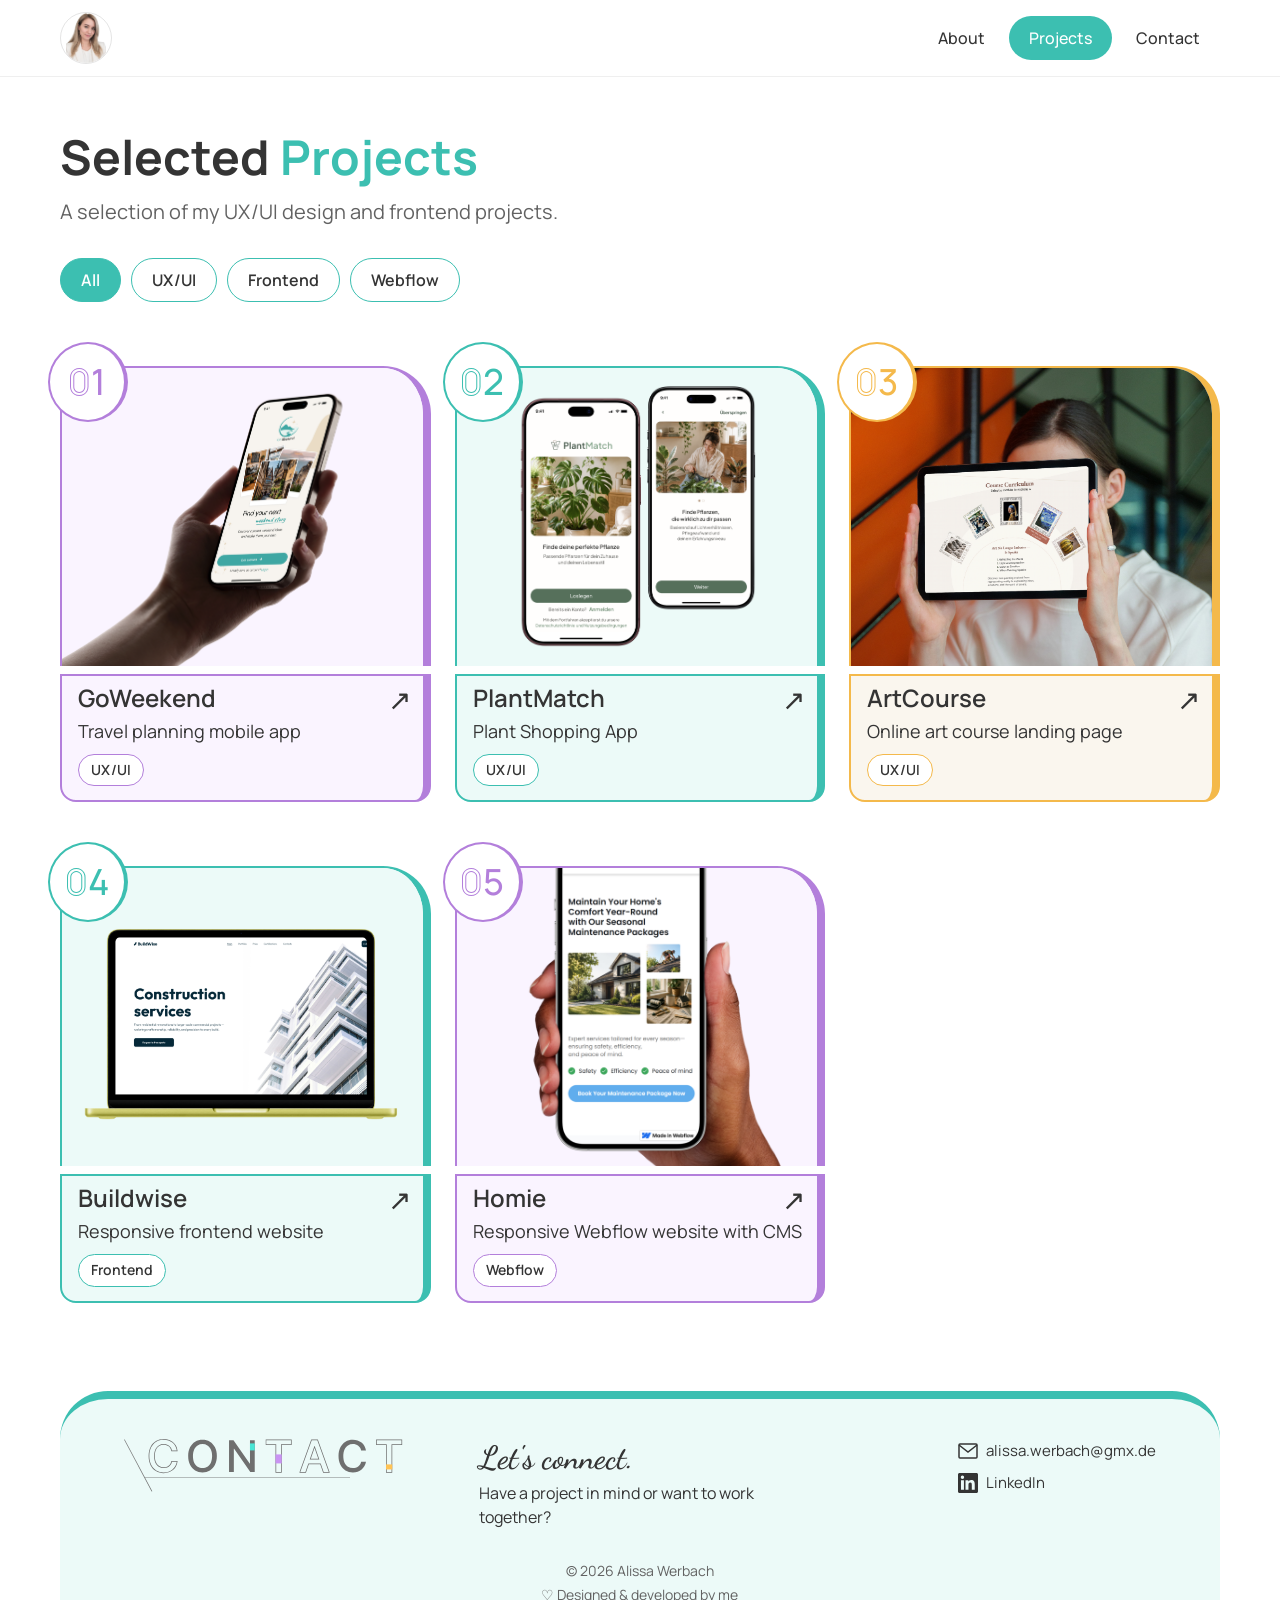
<file: projects.html>
<!DOCTYPE html>
<html lang="en">

<head>
    <meta charset="utf-8">
    <meta content="width=device-width, initial-scale=1.0" name="viewport">
    <title>Projects | Alissa Werbach</title>
    <link href="https://fonts.googleapis.com" rel="preconnect">
    <link crossorigin="" href="https://fonts.gstatic.com" rel="preconnect">
    <link
        href="https://fonts.googleapis.com/css2?family=Dancing+Script:wght@400..700&amp;family=Manrope:wght@200..800&amp;display=swap"
        rel="stylesheet">
    <link href="./css/global.css" rel="stylesheet">
    <link href="./css/components.css" rel="stylesheet">
    <link href="./css/projects.css" rel="stylesheet">
</head>

<body>
    <a class="skip-link" href="#main-content">Skip to content</a>
    <header class="header">
        <nav class="nav container" aria-label="Main navigation">
            <a href="./index.html" class="nav__avatar" aria-label="Back to homepage">
                <img src="./images/foto_mobile.png" alt="" width="44" height="44">
            </a>
            <a href="./index.html#about" class="nav__link about">About</a>
            <a href="./projects.html" class="nav__link projects active" aria-current="page">Projects</a>
            <a href="#contact" class="nav__link contact">Contact</a>
        </nav>
    </header>
    <main id="main-content">
        <section aria-labelledby="projects-title" class="projects-page container">
            <div class="projects-page__header">
                <h1 class="projects-page__title" id="projects-title">
                    Selected
                    <span class="projects-page__title-span">Projects</span>
                </h1>
                <p class="projects-page__description">A selection of my UX/UI design and frontend projects.</p>
                <div aria-label="Filter projects" class="projects-filter" role="group">
                    <button aria-pressed="true" class="projects-filter__button active" data-filter="all"
                        type="button">All</button>
                    <button aria-pressed="false" class="projects-filter__button" data-filter="uxui"
                        type="button">UX/UI</button>
                    <button aria-pressed="false" class="projects-filter__button" data-filter="frontend"
                        type="button">Frontend</button>
                    <button aria-pressed="false" class="projects-filter__button" data-filter="webflow"
                        type="button">Webflow</button>
                </div>
            </div>
            <div class="projects-page__grid">
                <a aria-label="View GoWeekend project" class="project-card project-card--purple" data-category="uxui"
                    href="./projects/goweekend.html">
                    <div aria-hidden="true" class="project-card__number">
                        <span class="project-card__number-outline">0</span>
                        <span class="project-card__number-filled">1</span>
                    </div>
                    <div class="project-card__image">
                        <img alt="GoWeekend mobile app preview" decoding="async" loading="lazy"
                            src="./images/goweekend/project.png">
                    </div>
                    <div class="project-card__content">
                        <div class="project-card__top">
                            <h2 class="project-card__title">GoWeekend</h2>
                            <span aria-hidden="true" class="project-card__arrow">↗</span>
                        </div>
                        <p class="project-card__description">Travel planning mobile app</p>
                        <div class="project-card__tags">
                            <span class="project-card__tag">UX/UI</span>
                        </div>
                    </div>
                </a>
                <a aria-label="View PlantMatch project" class="project-card project-card--turquoise"
                    data-category="uxui" href="./projects/plantmatch.html">
                    <div aria-hidden="true" class="project-card__number">
                        <span class="project-card__number-outline">0</span>
                        <span class="project-card__number-filled">2</span>
                    </div>
                    <div class="project-card__image">
                        <img alt="PlantMatch mobile app preview" decoding="async" loading="lazy"
                            src="./images/plantmatch/plantmatch-project.png">
                    </div>
                    <div class="project-card__content">
                        <div class="project-card__top">
                            <h2 class="project-card__title">PlantMatch</h2>
                            <span aria-hidden="true" class="project-card__arrow">↗</span>
                        </div>
                        <p class="project-card__description">Plant Shopping App</p>
                        <div class="project-card__tags">
                            <span class="project-card__tag">UX/UI</span>
                        </div>
                    </div>
                </a>
                <a aria-label="View ArtCourse project" class="project-card project-card--yellow" data-category="uxui"
                    href="./projects/art-landing-page.html">
                    <div aria-hidden="true" class="project-card__number">
                        <span class="project-card__number-outline">0</span>
                        <span class="project-card__number-filled">3</span>
                    </div>
                    <div class="project-card__image">
                        <img alt="ArtCourse landing page" decoding="async" loading="lazy"
                            src="./images/art-landing/art_project.png">
                    </div>
                    <div class="project-card__content">
                        <div class="project-card__top">
                            <h2 class="project-card__title">ArtCourse</h2>
                            <span aria-hidden="true" class="project-card__arrow">↗</span>
                        </div>
                        <p class="project-card__description">Online art course landing page</p>
                        <div class="project-card__tags">
                            <span class="project-card__tag">UX/UI</span>
                        </div>
                    </div>
                </a>
                <a aria-label="View Buildwise project" class="project-card project-card--turquoise"
                    data-category="frontend" href="./projects/buildwise.html">
                    <div aria-hidden="true" class="project-card__number">
                        <span class="project-card__number-outline">0</span>
                        <span class="project-card__number-filled">4</span>
                    </div>
                    <div class="project-card__image">
                        <img alt="Buildwise preview" decoding="async" loading="lazy"
                            src="./images/buildwise/buildwise_mockup.png">
                    </div>
                    <div class="project-card__content">
                        <div class="project-card__top">
                            <h2 class="project-card__title">Buildwise</h2>
                            <span aria-hidden="true" class="project-card__arrow">↗</span>
                        </div>
                        <p class="project-card__description">Responsive frontend website</p>
                        <div class="project-card__tags">
                            <span class="project-card__tag">Frontend</span>
                        </div>
                    </div>
                </a>
                <a aria-label="View Homie project" class="project-card project-card--purple" data-category="webflow"
                    href="./projects/homie.html">
                    <div aria-hidden="true" class="project-card__number">
                        <span class="project-card__number-outline">0</span>
                        <span class="project-card__number-filled">5</span>
                    </div>
                    <div class="project-card__image">
                        <img alt="Homie preview" decoding="async" loading="lazy"
                            src="./images/homie/mockup_phone_homie.png">
                    </div>
                    <div class="project-card__content">
                        <div class="project-card__top">
                            <h2 class="project-card__title">Homie</h2>
                            <span aria-hidden="true" class="project-card__arrow">↗</span>
                        </div>
                        <p class="project-card__description">Responsive Webflow website with CMS</p>
                        <div class="project-card__tags">
                            <span class="project-card__tag">Webflow</span>
                        </div>
                    </div>
                </a>
            </div>
        </section>
    </main>
    <footer class="footer" id="contact">
        <div class="footer__content container">
            <img class="footer__title" src="./images/contact.svg" alt="" aria-hidden="true">
            <div class="footer__intro">
                <h2 class="footer__heading">Let's connect.</h2>
                <p class="footer__description">Have a project in mind or want to work together?</p>
            </div>
            <div class="footer__links">
                <a href="mailto:alissa.werbach@gmx.de" class="footer__link">
                    <svg class="footer__icon" viewBox="0 0 24 24" fill="none" stroke="currentColor" stroke-width="1.5"
                        aria-hidden="true">
                        <rect x="3" y="5" width="18" height="14" rx="1" />
                        <path d="m3 6 9 7 9-7" />
                    </svg>
                    <span>alissa.werbach@gmx.de</span>
                </a>
                <a href="https://www.linkedin.com/in/alissa-werbach/" class="footer__link" target="_blank"
                    rel="noopener noreferrer">
                    <svg class="footer__icon" viewBox="0 0 24 24" fill="currentColor" aria-hidden="true">
                        <path
                            d="M20.45 2H3.55C2.69 2 2 2.68 2 3.52v16.96c0 .84.69 1.52 1.55 1.52h16.9c.86 0 1.55-.68 1.55-1.52V3.52c0-.84-.69-1.52-1.55-1.52ZM7.93 18.75H4.98V9.2h2.95v9.55ZM6.45 7.9a1.71 1.71 0 1 1 0-3.42 1.71 1.71 0 0 1 0 3.42Zm12.3 10.85H15.8V14.1c0-1.11-.02-2.54-1.55-2.54-1.55 0-1.79 1.21-1.79 2.46v4.73H9.51V9.2h2.83v1.3h.04c.39-.74 1.36-1.53 2.79-1.53 2.98 0 3.58 1.96 3.58 4.51v5.27Z" />
                    </svg>
                    <span>LinkedIn</span>
                </a>
            </div>
            <div class="footer__bottom">
                <p>© 2026 Alissa Werbach</p>
                <p>♡ Designed &amp; developed by me</p>
            </div>
        </div>
    </footer>
    <script defer="" src="./js/main.js"></script>
</body>

</html>
</file>
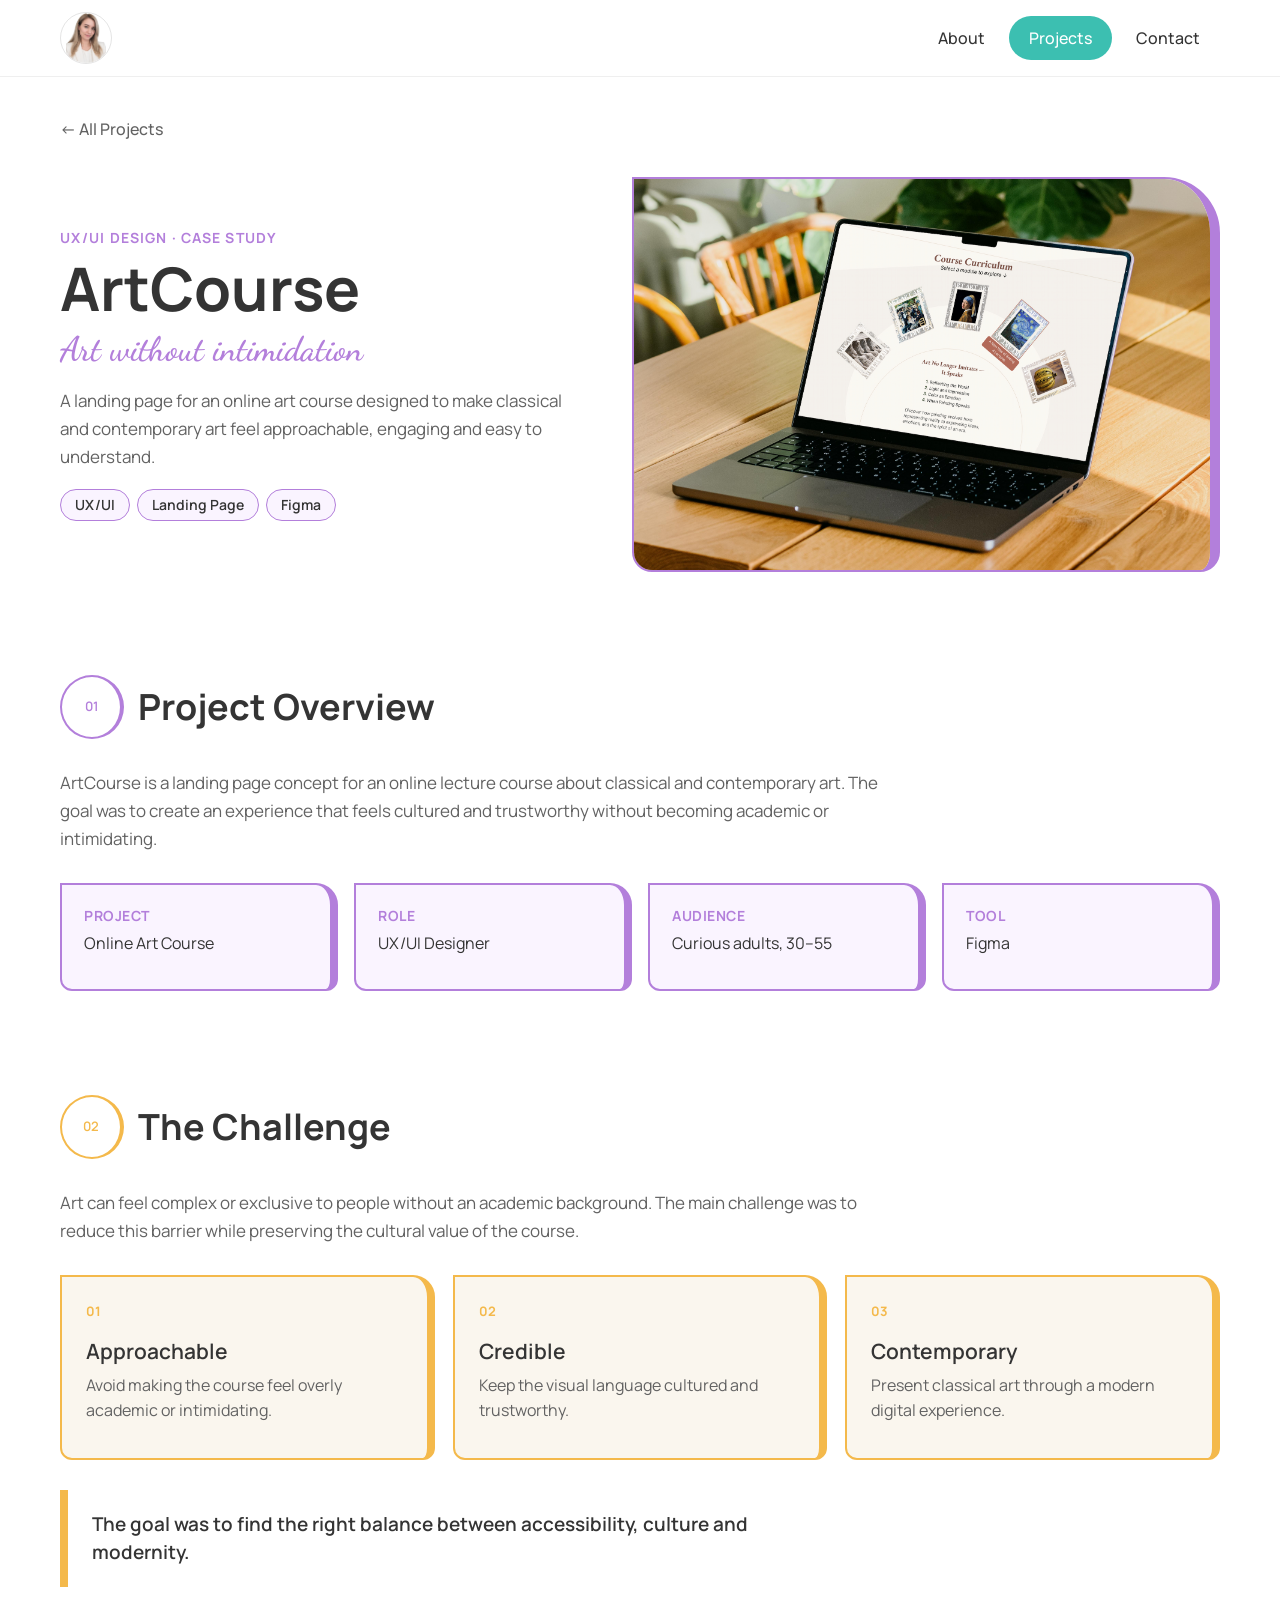
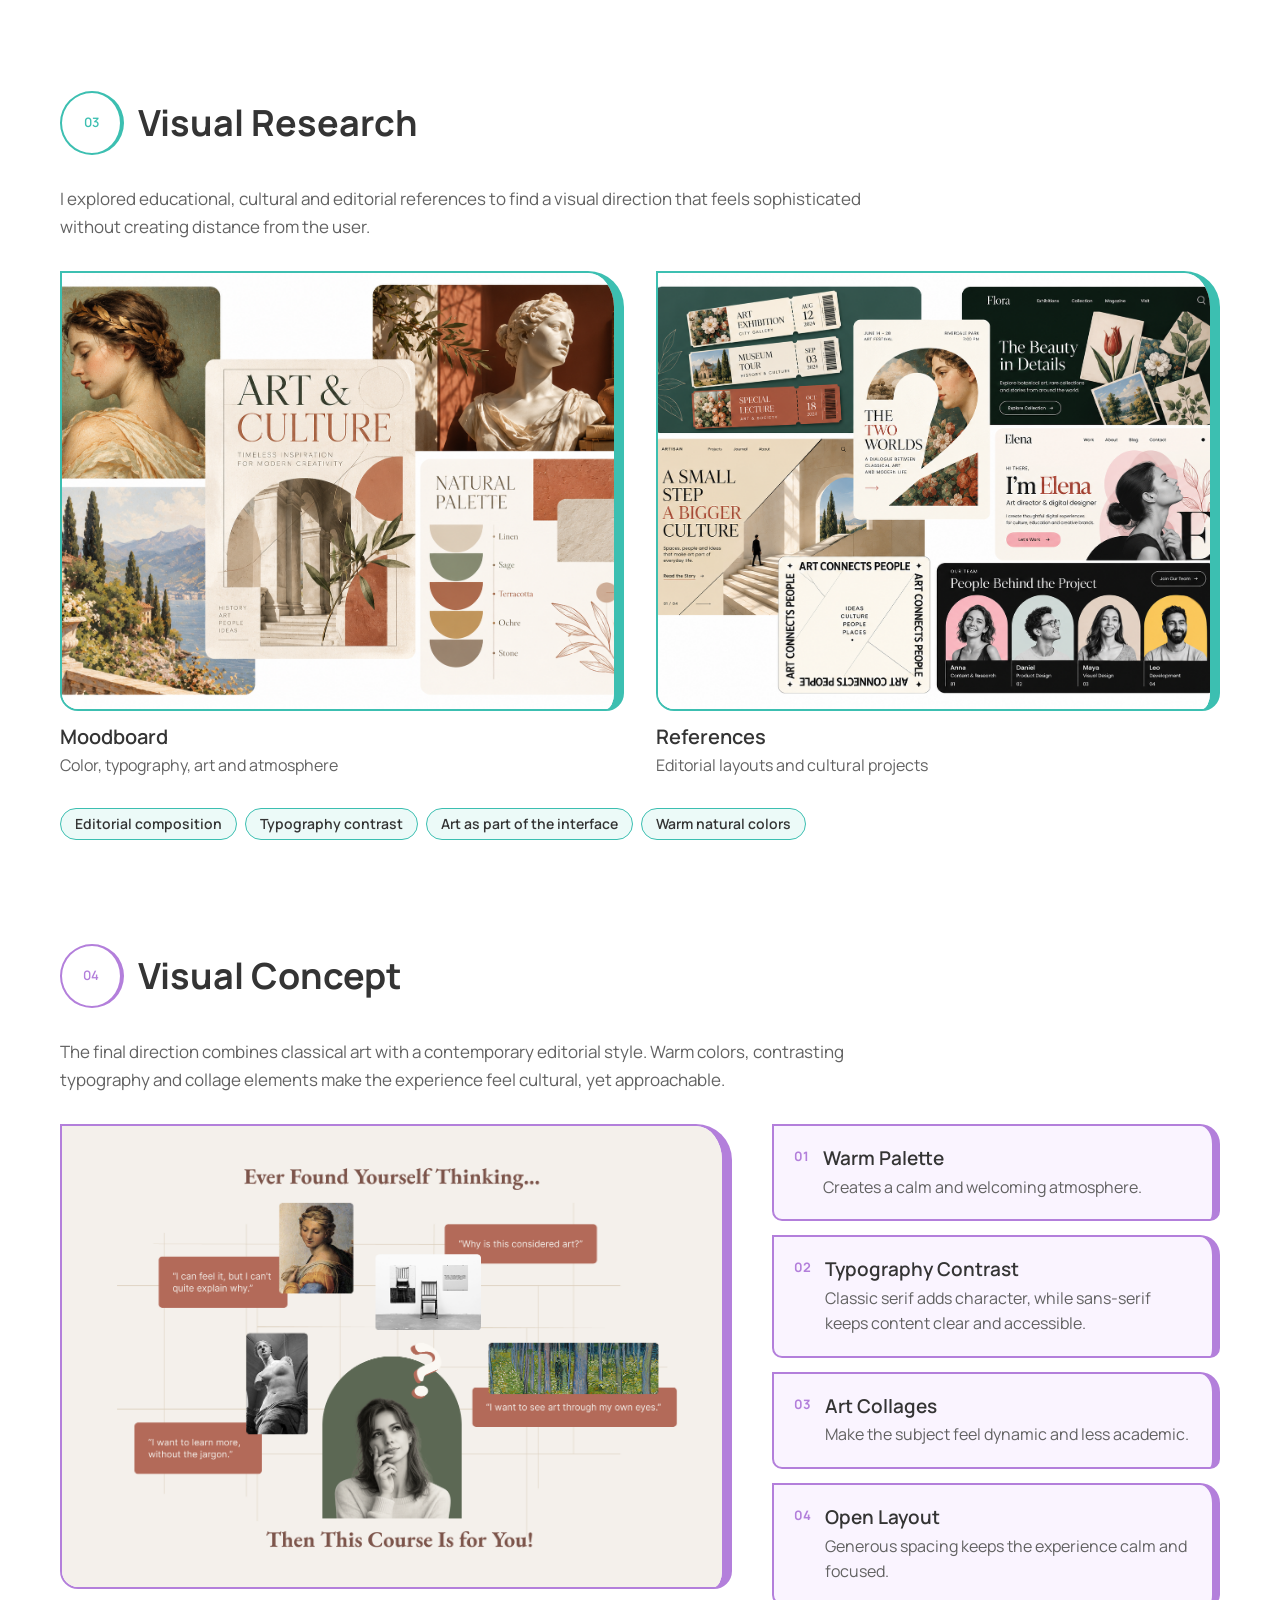
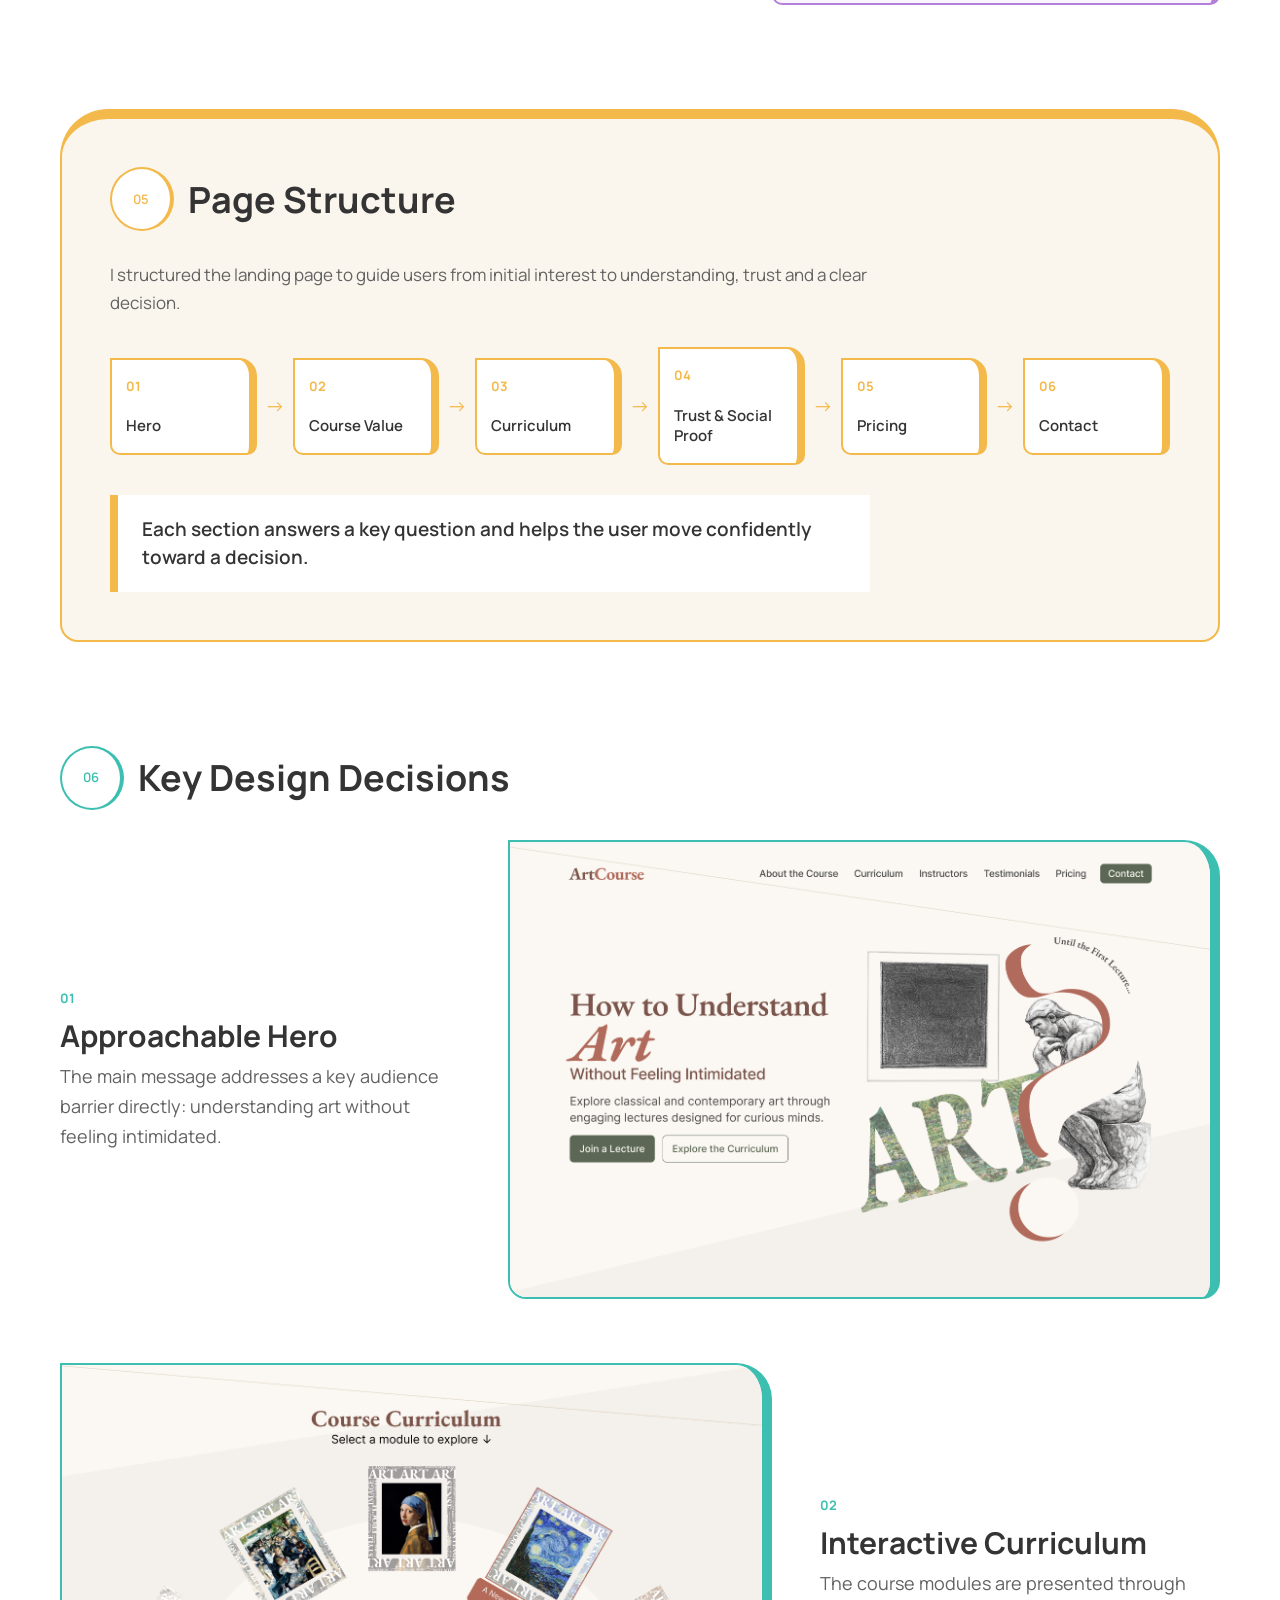
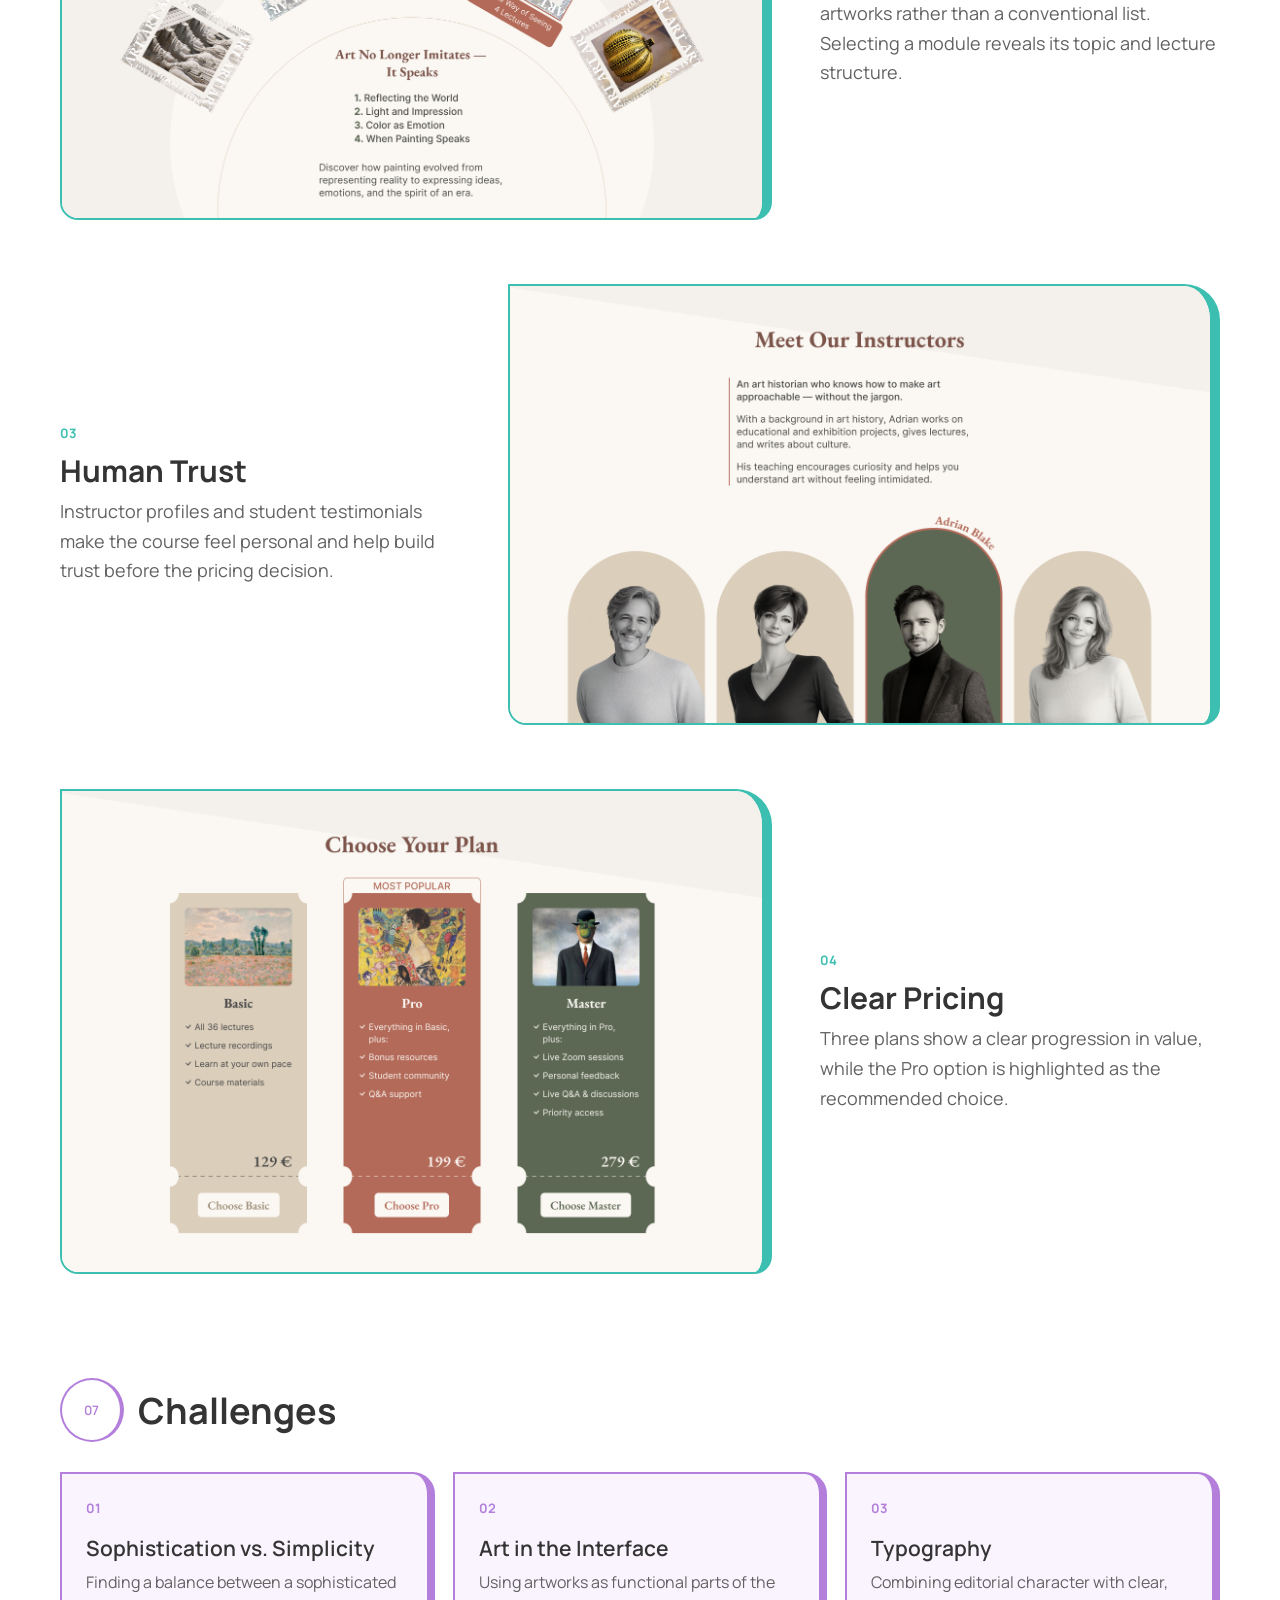
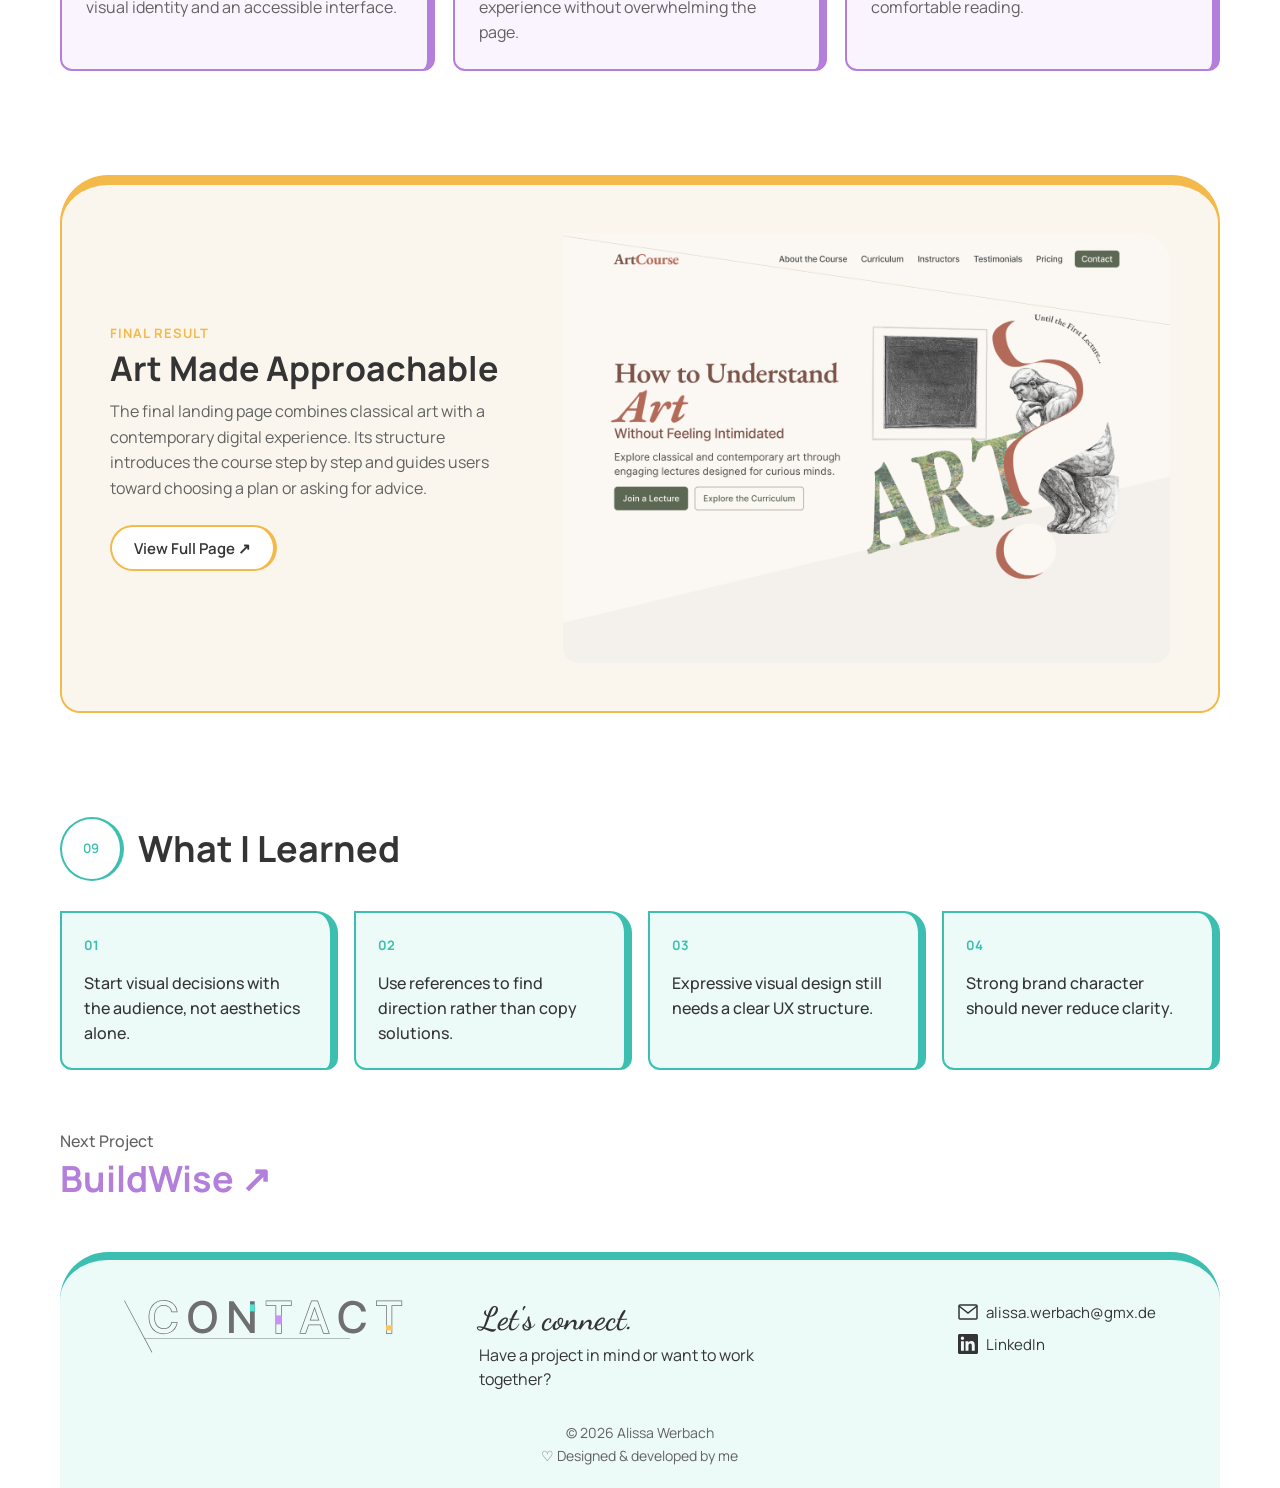
<file: projects/art-landing-page.html>
<!DOCTYPE html>
<html lang="en">

<head>
    <meta charset="UTF-8">
    <meta name="viewport" content="width=device-width, initial-scale=1.0">
    <title>ArtCourse — UX/UI Case Study | Alissa Werbach</title>
    <link rel="preconnect" href="https://fonts.googleapis.com">
    <link rel="preconnect" href="https://fonts.gstatic.com" crossorigin>
    <link
        href="https://fonts.googleapis.com/css2?family=Dancing+Script:wght@400..700&family=Manrope:wght@200..800&display=swap"
        rel="stylesheet">
    <link rel="stylesheet" href="../css/global.css">
    <link rel="stylesheet" href="../css/components.css">
    <link rel="stylesheet" href="../css/art-landing-page.css">
</head>

<body>
    <a class="skip-link" href="#main-content">Skip to content</a>
    <header class="header">
        <nav class="nav container" aria-label="Main navigation">
            <a href="../index.html" class="nav__avatar" aria-label="Back to homepage">
                <img src="../images/foto_mobile.png" alt="" width="44" height="44">
            </a>
            <a href="../index.html#about" class="nav__link about">About</a>
            <a href="../projects.html" class="nav__link projects active" aria-current="page">Projects</a>
            <a href="#contact" class="nav__link contact">Contact</a>
        </nav>
    </header>

    <main id="main-content">
        <div class="case-back-wrapper container">
            <a href="../projects.html" class="case-back">← All Projects</a>
        </div>
        <section class="case-hero container">
            <div class="case-hero__content">
                <p class="case-hero__eyebrow">UX/UI DESIGN · CASE STUDY</p>
                <h1 class="case-hero__title">ArtCourse</h1>
                <p class="case-hero__subtitle">Art without intimidation</p>
                <p class="case-hero__description">A landing page for an online art course designed to make classical and
                    contemporary art feel approachable, engaging and easy to understand.</p>
                <div class="case-hero__tags">
                    <span class="case-tag">UX/UI</span>
                    <span class="case-tag">Landing Page</span>
                    <span class="case-tag">Figma</span>
                </div>
            </div>
            <div class="case-hero__image">
                <img src="../images/art-landing/art-hero.png" alt="ArtCourse landing page design">
            </div>
        </section>

        <section class="case-section case-section--overview">
            <div class="container">
                <div class="case-section__heading">
                    <span class="case-section__number">01</span>
                    <h2 class="case-section__title">Project Overview</h2>
                </div>
                <div class="case-section__content">
                    <p class="case-section__text">ArtCourse is a landing page concept for an online lecture course about
                        classical and contemporary art. The goal was to create an experience that feels cultured and
                        trustworthy without becoming academic or intimidating.</p>
                    <div class="case-info">
                        <article class="case-info__item">
                            <h3 class="case-info__title">Project</h3>
                            <p>Online Art Course</p>
                        </article>
                        <article class="case-info__item">
                            <h3 class="case-info__title">Role</h3>
                            <p>UX/UI Designer</p>
                        </article>
                        <article class="case-info__item">
                            <h3 class="case-info__title">Audience</h3>
                            <p>Curious adults, 30–55</p>
                        </article>
                        <article class="case-info__item">
                            <h3 class="case-info__title">Tool</h3>
                            <p>Figma</p>
                        </article>
                    </div>
                </div>
            </div>
        </section>

        <section class="case-section case-section--problem">
            <div class="container">
                <div class="case-section__heading">
                    <span class="case-section__number">02</span>
                    <h2 class="case-section__title">The Challenge</h2>
                </div>
                <div class="case-section__content">
                    <p class="case-section__text">Art can feel complex or exclusive to people without an academic
                        background. The main challenge was to reduce this barrier while preserving the cultural value of
                        the course.</p>
                    <div class="challenge-grid">
                        <article class="challenge-card">
                            <span class="challenge-card__number">01</span>
                            <h3 class="challenge-card__title">Approachable</h3>
                            <p>Avoid making the course feel overly academic or intimidating.</p>
                        </article>
                        <article class="challenge-card">
                            <span class="challenge-card__number">02</span>
                            <h3 class="challenge-card__title">Credible</h3>
                            <p>Keep the visual language cultured and trustworthy.</p>
                        </article>
                        <article class="challenge-card">
                            <span class="challenge-card__number">03</span>
                            <h3 class="challenge-card__title">Contemporary</h3>
                            <p>Present classical art through a modern digital experience.</p>
                        </article>
                    </div>
                    <p class="case-highlight">The goal was to find the right balance between accessibility, culture and
                        modernity.</p>
                </div>
            </div>
        </section>

        <section class="case-section case-section--research">
            <div class="container">
                <div class="case-section__heading">
                    <span class="case-section__number">03</span>
                    <h2 class="case-section__title">Visual Research</h2>
                </div>
                <div class="case-section__content">
                    <p class="case-section__text">I explored educational, cultural and editorial references to find a
                        visual direction that feels sophisticated without creating distance from the user.</p>
                    <div class="research-grid">
                        <figure class="research-card">
                            <div class="research-card__image">
                                <img src="../images/art-landing/moodboard.png" alt="ArtCourse moodboard"
                                    class="zoomable-image">
                            </div>
                            <figcaption>
                                <strong>Moodboard</strong>
                                <span>Color, typography, art and atmosphere</span>
                            </figcaption>
                        </figure>
                        <figure class="research-card">
                            <div class="research-card__image">
                                <img src="../images/art-landing/references.png" alt="ArtCourse visual references"
                                    class="zoomable-image">
                            </div>
                            <figcaption>
                                <strong>References</strong>
                                <span>Editorial layouts and cultural projects</span>
                            </figcaption>
                        </figure>
                    </div>
                    <div class="research-focus">
                        <span>Editorial composition</span>
                        <span>Typography contrast</span>
                        <span>Art as part of the interface</span>
                        <span>Warm natural colors</span>
                    </div>
                </div>
            </div>
        </section>

        <section class="case-section case-section--concept">
            <div class="container">
                <div class="case-section__heading">
                    <span class="case-section__number">04</span>
                    <h2 class="case-section__title">Visual Concept</h2>
                </div>
                <div class="case-section__content">
                    <p class="case-section__text">The final direction combines classical art with a contemporary
                        editorial style. Warm colors, contrasting typography and collage elements make the experience
                        feel cultural, yet approachable.</p>
                    <div class="concept-layout">
                        <figure class="concept-layout__visual">
                            <div class="concept-layout__image">
                                <img src="../images/art-landing/points.png" alt="ArtCourse visual concept"
                                    class="zoomable-image">
                            </div>
                        </figure>
                        <div class="concept-list">
                            <article class="concept-item">
                                <span>01</span>
                                <div>
                                    <h3>Warm Palette</h3>
                                    <p>Creates a calm and welcoming atmosphere.</p>
                                </div>
                            </article>
                            <article class="concept-item">
                                <span>02</span>
                                <div>
                                    <h3>Typography Contrast</h3>
                                    <p>Classic serif adds character, while sans-serif keeps content clear and
                                        accessible.</p>
                                </div>
                            </article>
                            <article class="concept-item">
                                <span>03</span>
                                <div>
                                    <h3>Art Collages</h3>
                                    <p>Make the subject feel dynamic and less academic.</p>
                                </div>
                            </article>
                            <article class="concept-item">
                                <span>04</span>
                                <div>
                                    <h3>Open Layout</h3>
                                    <p>Generous spacing keeps the experience calm and focused.</p>
                                </div>
                            </article>
                        </div>
                    </div>
                </div>
            </div>
        </section>

        <section class="case-section case-section--structure">
            <div class="container">
                <div class="case-section__heading">
                    <span class="case-section__number">05</span>
                    <h2 class="case-section__title">Page Structure</h2>
                </div>
                <div class="case-section__content">
                    <p class="case-section__text">I structured the landing page to guide users from initial interest to
                        understanding, trust and a clear decision.</p>
                    <div class="journey">
                        <div class="journey__item">
                            <span>01</span>
                            <strong>Hero</strong>
                        </div>
                        <div class="journey__arrow">→</div>
                        <div class="journey__item">
                            <span>02</span>
                            <strong>Course Value</strong>
                        </div>
                        <div class="journey__arrow">→</div>
                        <div class="journey__item">
                            <span>03</span>
                            <strong>Curriculum</strong>
                        </div>
                        <div class="journey__arrow">→</div>
                        <div class="journey__item">
                            <span>04</span>
                            <strong>Trust &amp; Social Proof</strong>
                        </div>
                        <div class="journey__arrow">→</div>
                        <div class="journey__item">
                            <span>05</span>
                            <strong>Pricing</strong>
                        </div>
                        <div class="journey__arrow">→</div>
                        <div class="journey__item">
                            <span>06</span>
                            <strong>Contact</strong>
                        </div>
                    </div>
                    <p class="case-highlight">Each section answers a key question and helps the user move confidently
                        toward a decision.</p>
                </div>
            </div>
        </section>

        <section class="case-section case-section--decisions">
            <div class="container">
                <div class="case-section__heading">
                    <span class="case-section__number">06</span>
                    <h2 class="case-section__title">Key Design Decisions</h2>
                </div>
                <div class="decision-list">
                    <article class="decision">
                        <div class="decision__content">
                            <span class="decision__number">01</span>
                            <h3 class="decision__title">Approachable Hero</h3>
                            <p>The main message addresses a key audience barrier directly: understanding art without
                                feeling intimidated.</p>
                        </div>
                        <div class="decision__image">
                            <img src="../images/art-landing/hero.png" alt="ArtCourse hero section"
                                class="zoomable-image">
                        </div>
                    </article>
                    <article class="decision decision--reverse">
                        <div class="decision__content">
                            <span class="decision__number">02</span>
                            <h3 class="decision__title">Interactive Curriculum</h3>
                            <p>The course modules are presented through artworks rather than a conventional list.
                                Selecting a module reveals its topic and lecture structure.</p>
                        </div>
                        <div class="decision__image">
                            <img src="../images/art-landing/curriculum.png" alt="Interactive ArtCourse curriculum"
                                class="zoomable-image">
                        </div>
                    </article>
                    <article class="decision">
                        <div class="decision__content">
                            <span class="decision__number">03</span>
                            <h3 class="decision__title">Human Trust</h3>
                            <p>Instructor profiles and student testimonials make the course feel personal and help build
                                trust before the pricing decision.</p>
                        </div>
                        <div class="decision__image">
                            <img src="../images/art-landing/teachers.png" alt="ArtCourse instructors section"
                                class="zoomable-image">
                        </div>
                    </article>
                    <article class="decision decision--reverse">
                        <div class="decision__content">
                            <span class="decision__number">04</span>
                            <h3 class="decision__title">Clear Pricing</h3>
                            <p>Three plans show a clear progression in value, while the Pro option is highlighted as the
                                recommended choice.</p>
                        </div>
                        <div class="decision__image">
                            <img src="../images/art-landing/pricing.png" alt="ArtCourse pricing section"
                                class="zoomable-image">
                        </div>
                    </article>
                </div>
            </div>
        </section>

        <section class="case-section case-section--challenges">
            <div class="container">
                <div class="case-section__heading">
                    <span class="case-section__number">07</span>
                    <h2 class="case-section__title">Challenges</h2>
                </div>
                <div class="challenge-grid">
                    <article class="challenge-card">
                        <span class="challenge-card__number">01</span>
                        <h3 class="challenge-card__title">Sophistication vs. Simplicity</h3>
                        <p>Finding a balance between a sophisticated visual identity and an accessible interface.</p>
                    </article>
                    <article class="challenge-card">
                        <span class="challenge-card__number">02</span>
                        <h3 class="challenge-card__title">Art in the Interface</h3>
                        <p>Using artworks as functional parts of the experience without overwhelming the page.</p>
                    </article>
                    <article class="challenge-card">
                        <span class="challenge-card__number">03</span>
                        <h3 class="challenge-card__title">Typography</h3>
                        <p>Combining editorial character with clear, comfortable reading.</p>
                    </article>
                </div>
            </div>
        </section>

        <section class="case-result">
            <div class="container">
                <div class="case-result__box">
                    <div class="case-result__content">
                        <p class="case-result__eyebrow">FINAL RESULT</p>
                        <h2 class="case-result__title">Art Made Approachable</h2>
                        <p class="case-result__text">The final landing page combines classical art with a contemporary
                            digital experience. Its structure introduces the course step by step and guides users toward
                            choosing a plan or asking for advice.</p>
                        <a href="../images/art-landing/desktop_full.png" target="_blank" rel="noopener noreferrer"
                            class="case-result__button">View Full Page ↗</a>
                    </div>
                    <div class="case-result__preview">
                        <img src="../images/art-landing/desktop_full.png" alt="Final ArtCourse landing page"
                            class="case-result__preview-image zoomable-image">
                    </div>
                </div>
            </div>
        </section>

        <section class="case-section case-section--learnings">
            <div class="container">
                <div class="case-section__heading">
                    <span class="case-section__number">09</span>
                    <h2 class="case-section__title">What I Learned</h2>
                </div>
                <div class="learning-grid">
                    <article class="learning-card">
                        <span>01</span>
                        <p>Start visual decisions with the audience, not aesthetics alone.</p>
                    </article>
                    <article class="learning-card">
                        <span>02</span>
                        <p>Use references to find direction rather than copy solutions.</p>
                    </article>
                    <article class="learning-card">
                        <span>03</span>
                        <p>Expressive visual design still needs a clear UX structure.</p>
                    </article>
                    <article class="learning-card">
                        <span>04</span>
                        <p>Strong brand character should never reduce clarity.</p>
                    </article>
                </div>
            </div>
        </section>

        <section class="case-next container">
            <p class="case-next__label">Next Project</p>
            <a href="./buildwise.html" class="case-next__link">BuildWise ↗</a>
        </section>
    </main>
    <footer class="footer" id="contact">
        <div class="footer__content container">
            <img class="footer__title" src="../images/contact.svg" alt="" aria-hidden="true">
            <div class="footer__intro">
                <h2 class="footer__heading">Let's connect.</h2>
                <p class="footer__description">Have a project in mind or want to work together?</p>
            </div>
            <div class="footer__links">
                <a href="mailto:alissa.werbach@gmx.de" class="footer__link">
                    <svg class="footer__icon" viewBox="0 0 24 24" fill="none" stroke="currentColor" stroke-width="1.5"
                        aria-hidden="true">
                        <rect x="3" y="5" width="18" height="14" rx="1" />
                        <path d="m3 6 9 7 9-7" />
                    </svg>
                    <span>alissa.werbach@gmx.de</span>
                </a>
                <a href="https://www.linkedin.com/in/alissa-werbach/" class="footer__link" target="_blank"
                    rel="noopener noreferrer">
                    <svg class="footer__icon" viewBox="0 0 24 24" fill="currentColor" aria-hidden="true">
                        <path
                            d="M20.45 2H3.55C2.69 2 2 2.68 2 3.52v16.96c0 .84.69 1.52 1.55 1.52h16.9c.86 0 1.55-.68 1.55-1.52V3.52c0-.84-.69-1.52-1.55-1.52ZM7.93 18.75H4.98V9.2h2.95v9.55ZM6.45 7.9a1.71 1.71 0 1 1 0-3.42 1.71 1.71 0 0 1 0 3.42Zm12.3 10.85H15.8V14.1c0-1.11-.02-2.54-1.55-2.54-1.55 0-1.79 1.21-1.79 2.46v4.73H9.51V9.2h2.83v1.3h.04c.39-.74 1.36-1.53 2.79-1.53 2.98 0 3.58 1.96 3.58 4.51v5.27Z" />
                    </svg>
                    <span>LinkedIn</span>
                </a>
            </div>
            <div class="footer__bottom">
                <p>© 2026 Alissa Werbach</p>
                <p>♡ Designed &amp; developed by me</p>
            </div>
        </div>
    </footer>
    <script src="../js/main.js">
    </script>
</body>

</html>
</file>
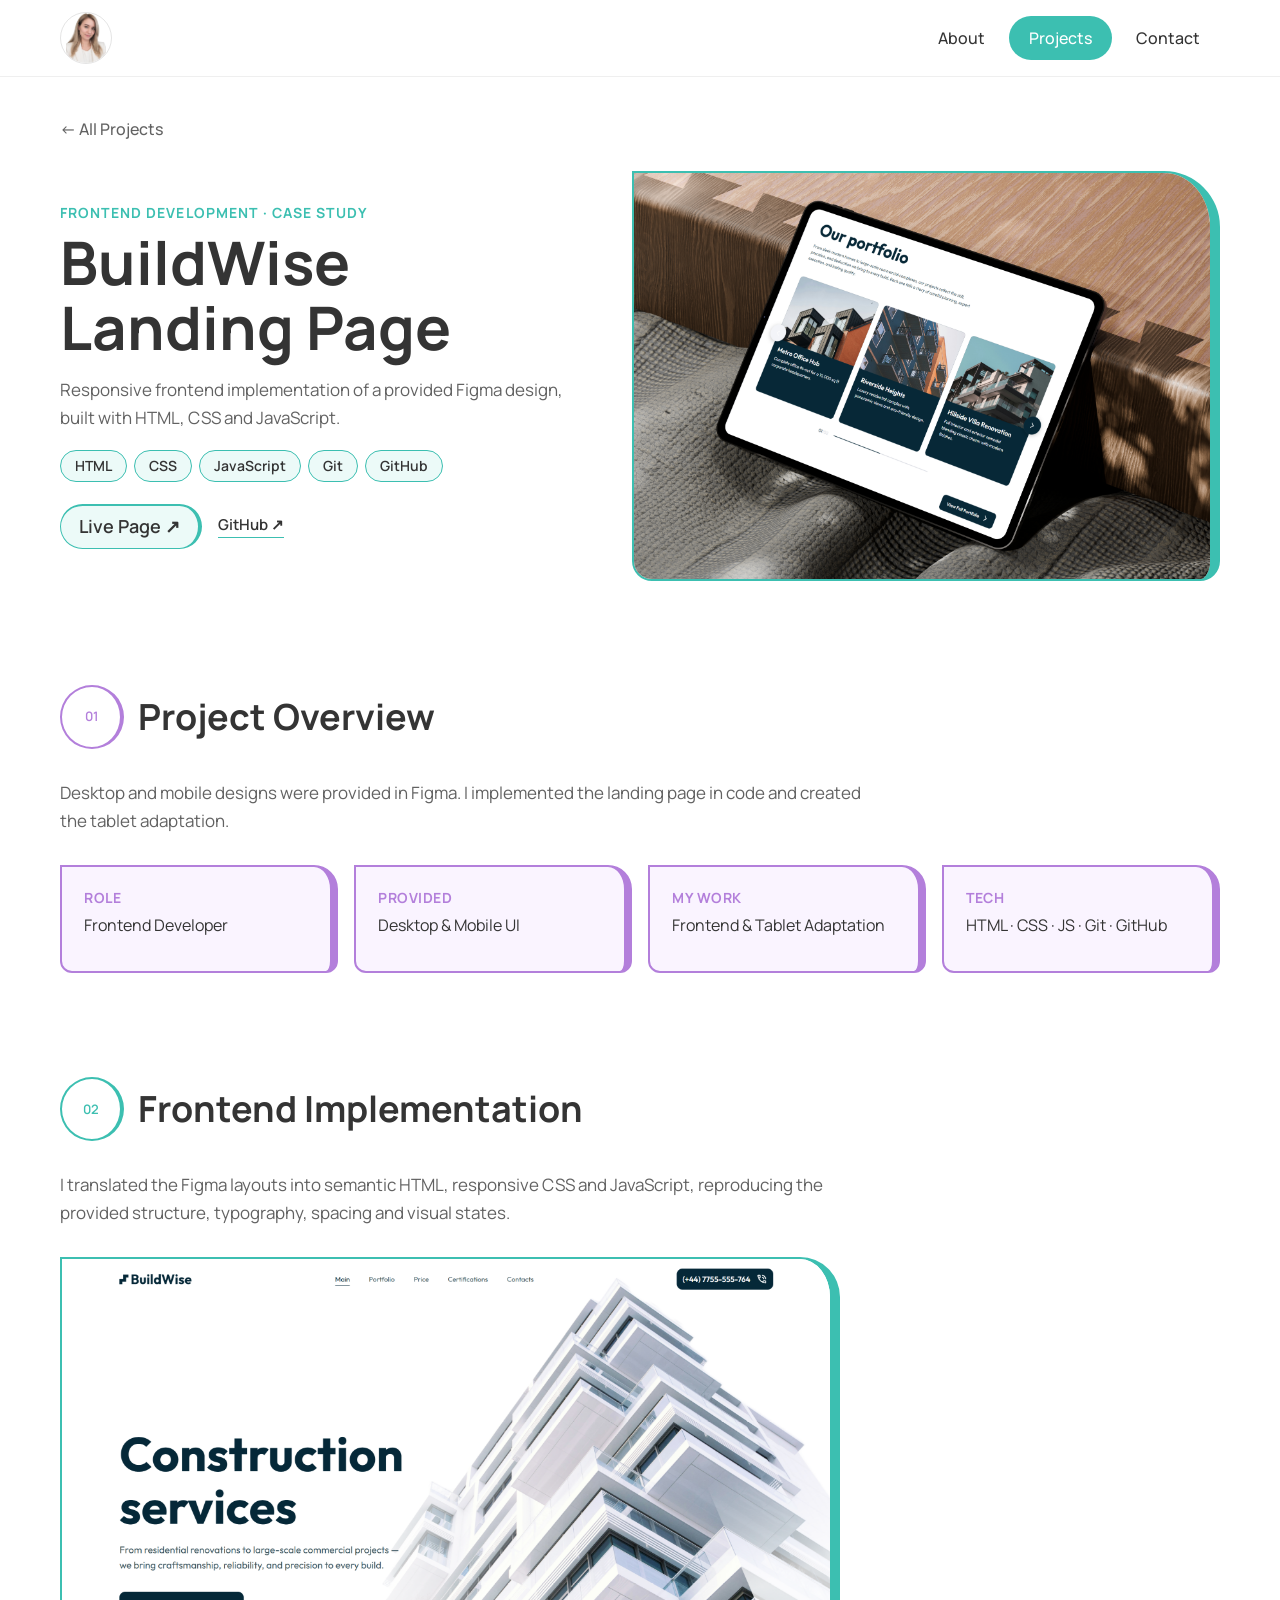
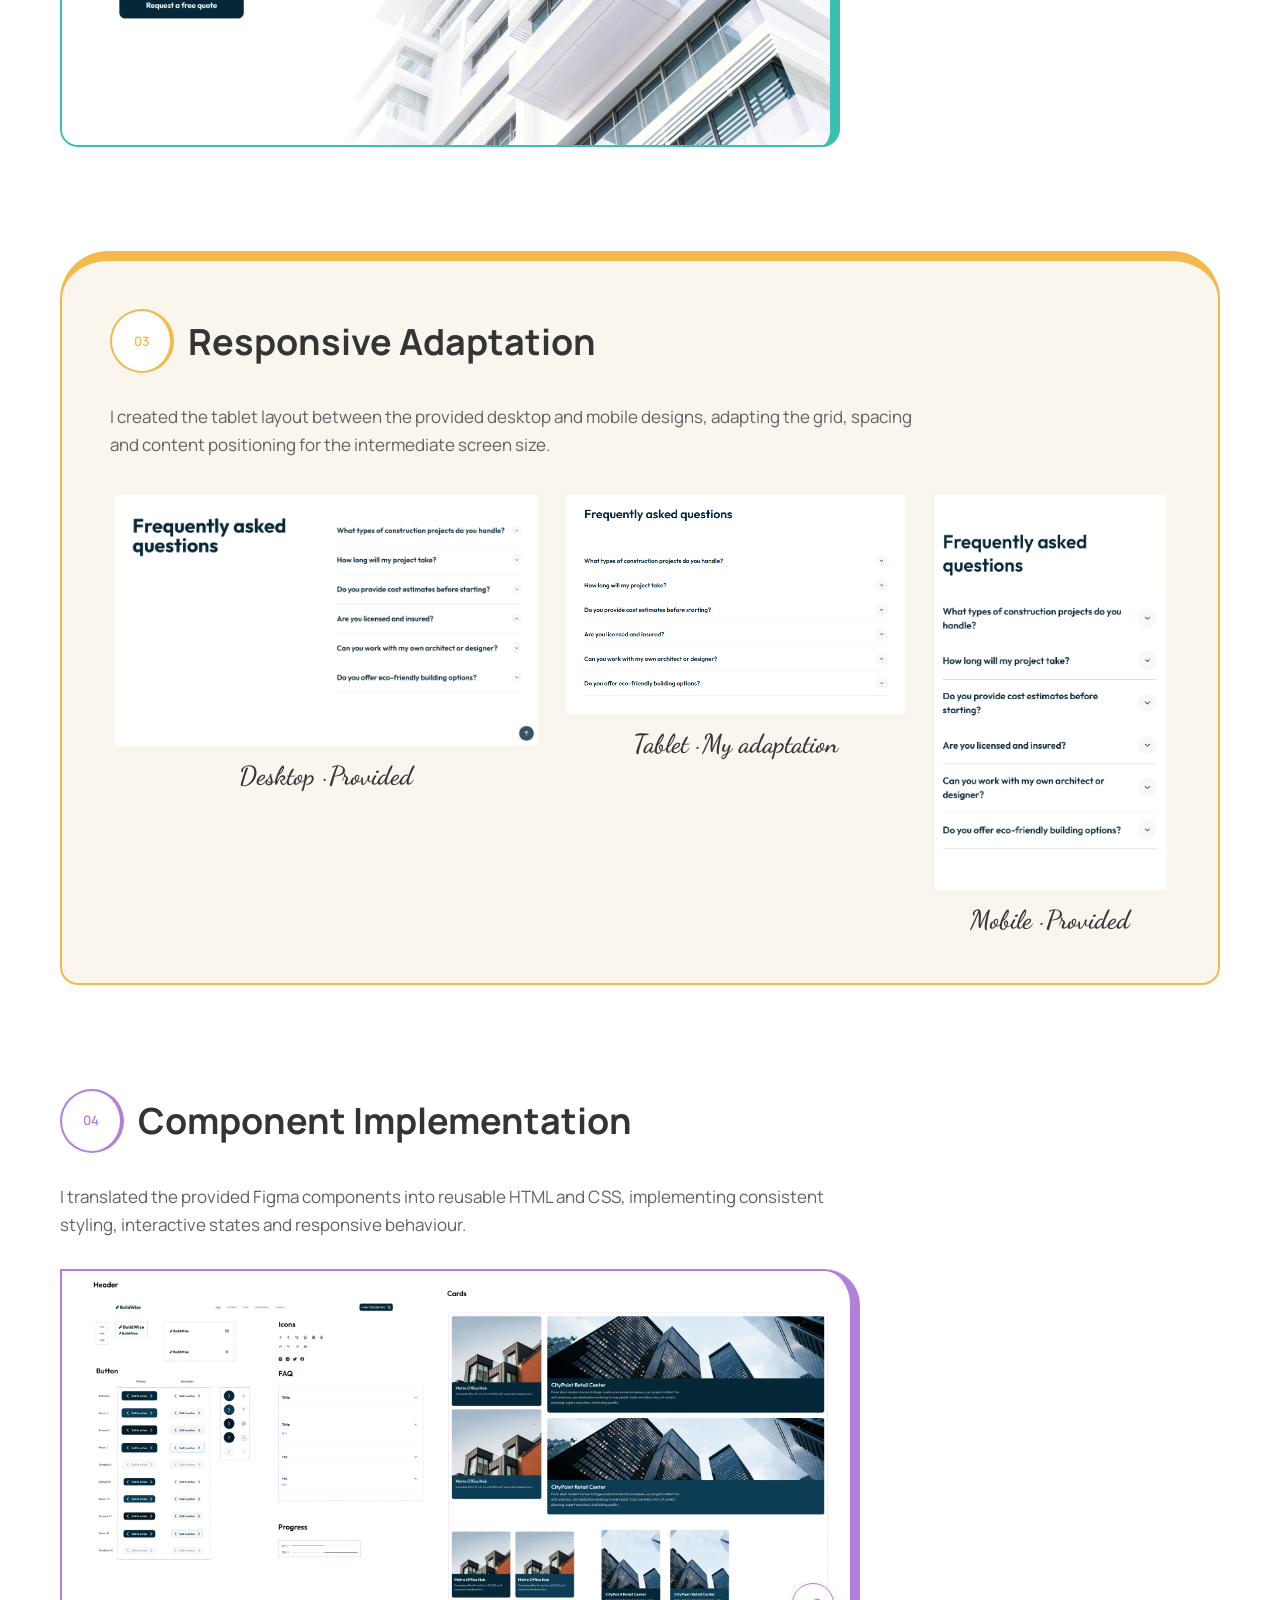
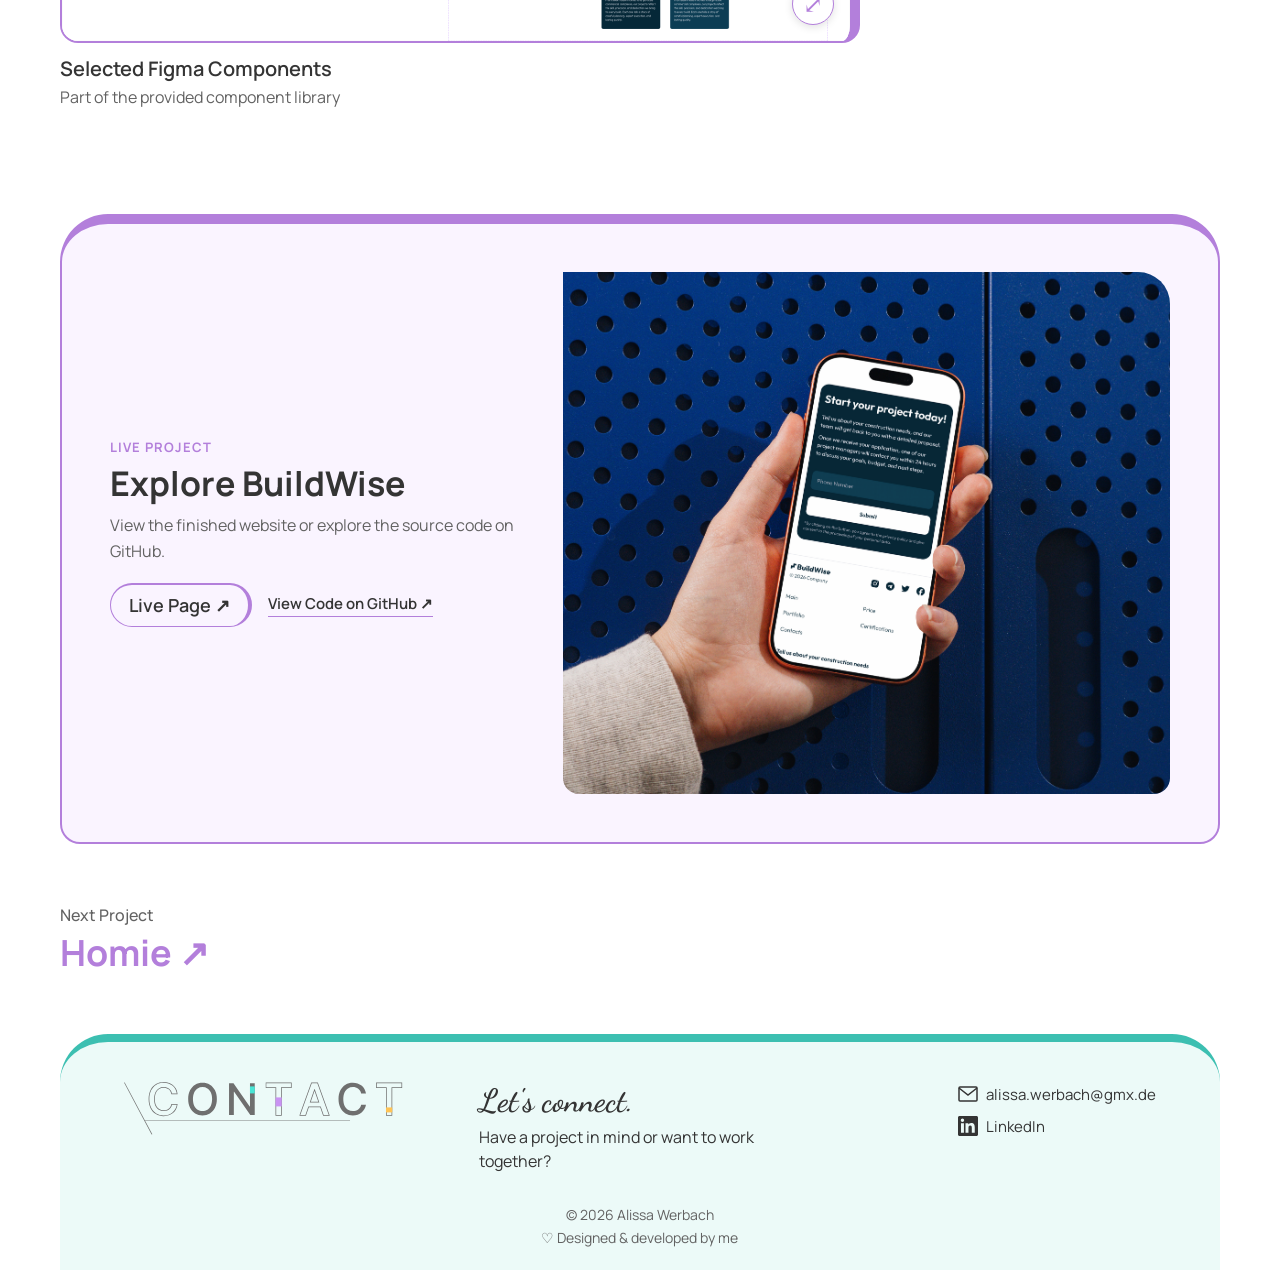
<file: projects/buildwise.html>
<!DOCTYPE html>
<html lang="en">

<head>
    <meta charset="UTF-8">
    <meta name="viewport" content="width=device-width, initial-scale=1.0">
    <title>BuildWise Landing Page | Alissa Werbach</title>
    <link rel="preconnect" href="https://fonts.googleapis.com">
    <link rel="preconnect" href="https://fonts.gstatic.com" crossorigin>
    <link
        href="https://fonts.googleapis.com/css2?family=Dancing+Script:wght@400..700&family=Manrope:wght@200..800&display=swap"
        rel="stylesheet">
    <link rel="stylesheet" href="../css/global.css">
    <link rel="stylesheet" href="../css/components.css">
    <link rel="stylesheet" href="../css/buildwise.css">
</head>

<body>
    <a class="skip-link" href="#main-content">Skip to content</a>
    <header class="header">
        <nav class="nav container" aria-label="Main navigation">
            <a href="../index.html" class="nav__avatar" aria-label="Back to homepage">
                <img src="../images/foto_mobile.png" alt="" width="44" height="44">
            </a>
            <a href="../index.html#about" class="nav__link about">About</a>
            <a href="../projects.html" class="nav__link projects active" aria-current="page">Projects</a>
            <a href="#contact" class="nav__link contact">Contact</a>
        </nav>
    </header>
    <main id="main-content">
        <div class="case-back-wrapper container">
            <a href="../projects.html" class="case-back">← All Projects</a>
        </div>
        <section class="case-hero container">
            <div class="case-hero__content">
                <p class="case-hero__eyebrow">FRONTEND DEVELOPMENT · CASE STUDY</p>
                <h1 class="case-hero__title">BuildWise Landing Page</h1>
                <p class="case-hero__description">Responsive frontend implementation of a provided Figma design, built
                    with HTML, CSS and JavaScript.</p>
                <div class="case-hero__tags">
                    <span class="case-tag">HTML</span>
                    <span class="case-tag">CSS</span>
                    <span class="case-tag">JavaScript</span>
                    <span class="case-tag">Git</span>
                    <span class="case-tag">GitHub</span>
                </div>
                <div class="case-hero__actions">
                    <a href="https://alissa1804.github.io/final-project/" class="cta cta--turquoise" target="_blank"
                        rel="noopener noreferrer">Live Page ↗</a>
                    <a href="https://github.com/Alissa1804/final-project/tree/main" class="case-text-link"
                        target="_blank" rel="noopener noreferrer">GitHub ↗</a>
                </div>
            </div>
            <div class="case-hero__image">
                <img src="../images/buildwise/buildwise_mockup-hero.png" alt="BuildWise landing page">
            </div>
        </section>
        <section class="case-section case-section--overview">
            <div class="container">
                <div class="case-section__heading">
                    <span class="case-section__number">01</span>
                    <h2 class="case-section__title">Project Overview</h2>
                </div>
                <div class="case-section__content">
                    <p class="case-section__text">Desktop and mobile designs were provided in Figma. I implemented the
                        landing page in code and created the tablet adaptation.</p>
                    <div class="case-info">
                        <div class="case-info__item">
                            <h3 class="case-info__title">Role</h3>
                            <p>Frontend Developer</p>
                        </div>
                        <div class="case-info__item">
                            <h3 class="case-info__title">Provided</h3>
                            <p>Desktop &amp; Mobile UI</p>
                        </div>
                        <div class="case-info__item">
                            <h3 class="case-info__title">My Work</h3>
                            <p>Frontend &amp; Tablet Adaptation</p>
                        </div>
                        <div class="case-info__item">
                            <h3 class="case-info__title">Tech</h3>
                            <p>HTML · CSS · JS · Git · GitHub</p>
                        </div>
                    </div>
                </div>
            </div>
        </section>
        <section class="case-section case-section--implementation">
            <div class="container">
                <div class="case-section__heading">
                    <span class="case-section__number">02</span>
                    <h2 class="case-section__title">Frontend Implementation</h2>
                </div>
                <div class="case-section__content">
                    <p class="case-section__text">I translated the Figma layouts into semantic HTML, responsive CSS and
                        JavaScript, reproducing the provided structure, typography, spacing and visual states.</p>
                    <div class="case-scroll">
                        <img src="../images/buildwise/buildwise_screen_fullpage.png"
                            alt="BuildWise frontend implementation" class="case-scroll__image zoomable-image"
                            loading="lazy">
                    </div>
                </div>
            </div>
        </section>
        <section class="case-section case-section--responsive">
            <div class="container">
                <div class="case-section__heading">
                    <span class="case-section__number">03</span>
                    <h2 class="case-section__title">Responsive Adaptation</h2>
                </div>
                <p class="case-section__text">I created the tablet layout between the provided desktop and mobile
                    designs, adapting the grid, spacing and content positioning for the intermediate screen size.</p>
                <div class="responsive-showcase">
                    <figure class="responsive-showcase__item">
                        <div class="responsive-showcase__image">
                            <img src="../images/buildwise/buildwise_faq_desktop.png" alt="BuildWise desktop design"
                                loading="lazy" class="zoomable-image">
                        </div>
                        <figcaption>Desktop · Provided</figcaption>
                    </figure>
                    <figure class="responsive-showcase__item">
                        <div class="responsive-showcase__image">
                            <img src="../images/buildwise/buildwise_faq_tablet.png" alt="BuildWise tablet adaptation"
                                loading="lazy" class="zoomable-image">
                        </div>
                        <figcaption>Tablet · My adaptation</figcaption>
                    </figure>
                    <figure class="responsive-showcase__item">
                        <div class="responsive-showcase__image">
                            <img src="../images/buildwise/buildwise_faq_mobile.png" alt="BuildWise mobile design"
                                loading="lazy" class="zoomable-image">
                        </div>
                        <figcaption>Mobile · Provided</figcaption>
                    </figure>
                </div>
            </div>
        </section>
        <section class="case-section case-section--components">
            <div class="container">
                <div class="case-section__heading">
                    <span class="case-section__number">04</span>
                    <h2 class="case-section__title">Component Implementation</h2>
                </div>
                <div class="case-section__content">
                    <p class="case-section__text">I translated the provided Figma components into reusable HTML and CSS,
                        implementing consistent styling, interactive states and responsive behaviour.</p>
                    <figure class="components-showcase">
                        <div class="components-showcase__image">
                            <a href="../images/buildwise/buildwise_components.png" class="components-showcase__zoom"
                                data-lightbox aria-label="Enlarge selected Figma components">
                                <img src="../images/buildwise/buildwise_components.png"
                                    alt="Selected BuildWise components provided in Figma" loading="lazy">
                                <span class="components-showcase__zoom-icon" aria-hidden="true">⤢</span>
                            </a>
                        </div>
                        <figcaption>
                            <strong>Selected Figma Components</strong>
                            <span>Part of the provided component library</span>
                        </figcaption>
                    </figure>
                </div>
            </div>
        </section>
        <section class="case-live container">
            <div class="case-live__content">
                <p class="case-live__eyebrow">LIVE PROJECT</p>
                <h2 class="case-live__title">Explore BuildWise</h2>
                <p class="case-live__text">View the finished website or explore the source code on GitHub.</p>
                <div class="case-live__actions">
                    <a href="https://alissa1804.github.io/final-project/" class="cta cta--purple" target="_blank"
                        rel="noopener noreferrer">Live Page ↗</a>
                    <a href="https://github.com/Alissa1804/final-project/tree/main"
                        class="case-text-link case-text-link--purple" target="_blank" rel="noopener noreferrer">View
                        Code on GitHub ↗</a>
                </div>
            </div>
            <div class="case-live__image">
                <img src="../images/buildwise/buildwise_mockup_phone.png" alt="BuildWise live website" loading="lazy">
            </div>
        </section>
        <section class="case-next container">
            <span class="case-next__label">Next Project</span>
            <a href="./homie.html" class="case-next__link">Homie ↗</a>
        </section>
    </main>
    <footer class="footer" id="contact">
        <div class="footer__content container">
            <img class="footer__title" src="../images/contact.svg" alt="" aria-hidden="true">
            <div class="footer__intro">
                <h2 class="footer__heading">Let's connect.</h2>
                <p class="footer__description">Have a project in mind or want to work together?</p>
            </div>
            <div class="footer__links">
                <a href="mailto:alissa.werbach@gmx.de" class="footer__link">
                    <svg class="footer__icon" viewBox="0 0 24 24" fill="none" stroke="currentColor" stroke-width="1.5"
                        aria-hidden="true">
                        <rect x="3" y="5" width="18" height="14" rx="1" />
                        <path d="m3 6 9 7 9-7" />
                    </svg>
                    <span>alissa.werbach@gmx.de</span>
                </a>
                <a href="https://www.linkedin.com/in/alissa-werbach/" class="footer__link" target="_blank"
                    rel="noopener noreferrer">
                    <svg class="footer__icon" viewBox="0 0 24 24" fill="currentColor" aria-hidden="true">
                        <path
                            d="M20.45 2H3.55C2.69 2 2 2.68 2 3.52v16.96c0 .84.69 1.52 1.55 1.52h16.9c.86 0 1.55-.68 1.55-1.52V3.52c0-.84-.69-1.52-1.55-1.52ZM7.93 18.75H4.98V9.2h2.95v9.55ZM6.45 7.9a1.71 1.71 0 1 1 0-3.42 1.71 1.71 0 0 1 0 3.42Zm12.3 10.85H15.8V14.1c0-1.11-.02-2.54-1.55-2.54-1.55 0-1.79 1.21-1.79 2.46v4.73H9.51V9.2h2.83v1.3h.04c.39-.74 1.36-1.53 2.79-1.53 2.98 0 3.58 1.96 3.58 4.51v5.27Z" />
                    </svg>
                    <span>LinkedIn</span>
                </a>
            </div>
            <div class="footer__bottom">
                <p>© 2026 Alissa Werbach</p>
                <p>♡ Designed &amp; developed by me</p>
            </div>
        </div>
    </footer>
    <script src="../js/main.js"></script>
</body>

</html>
</file>
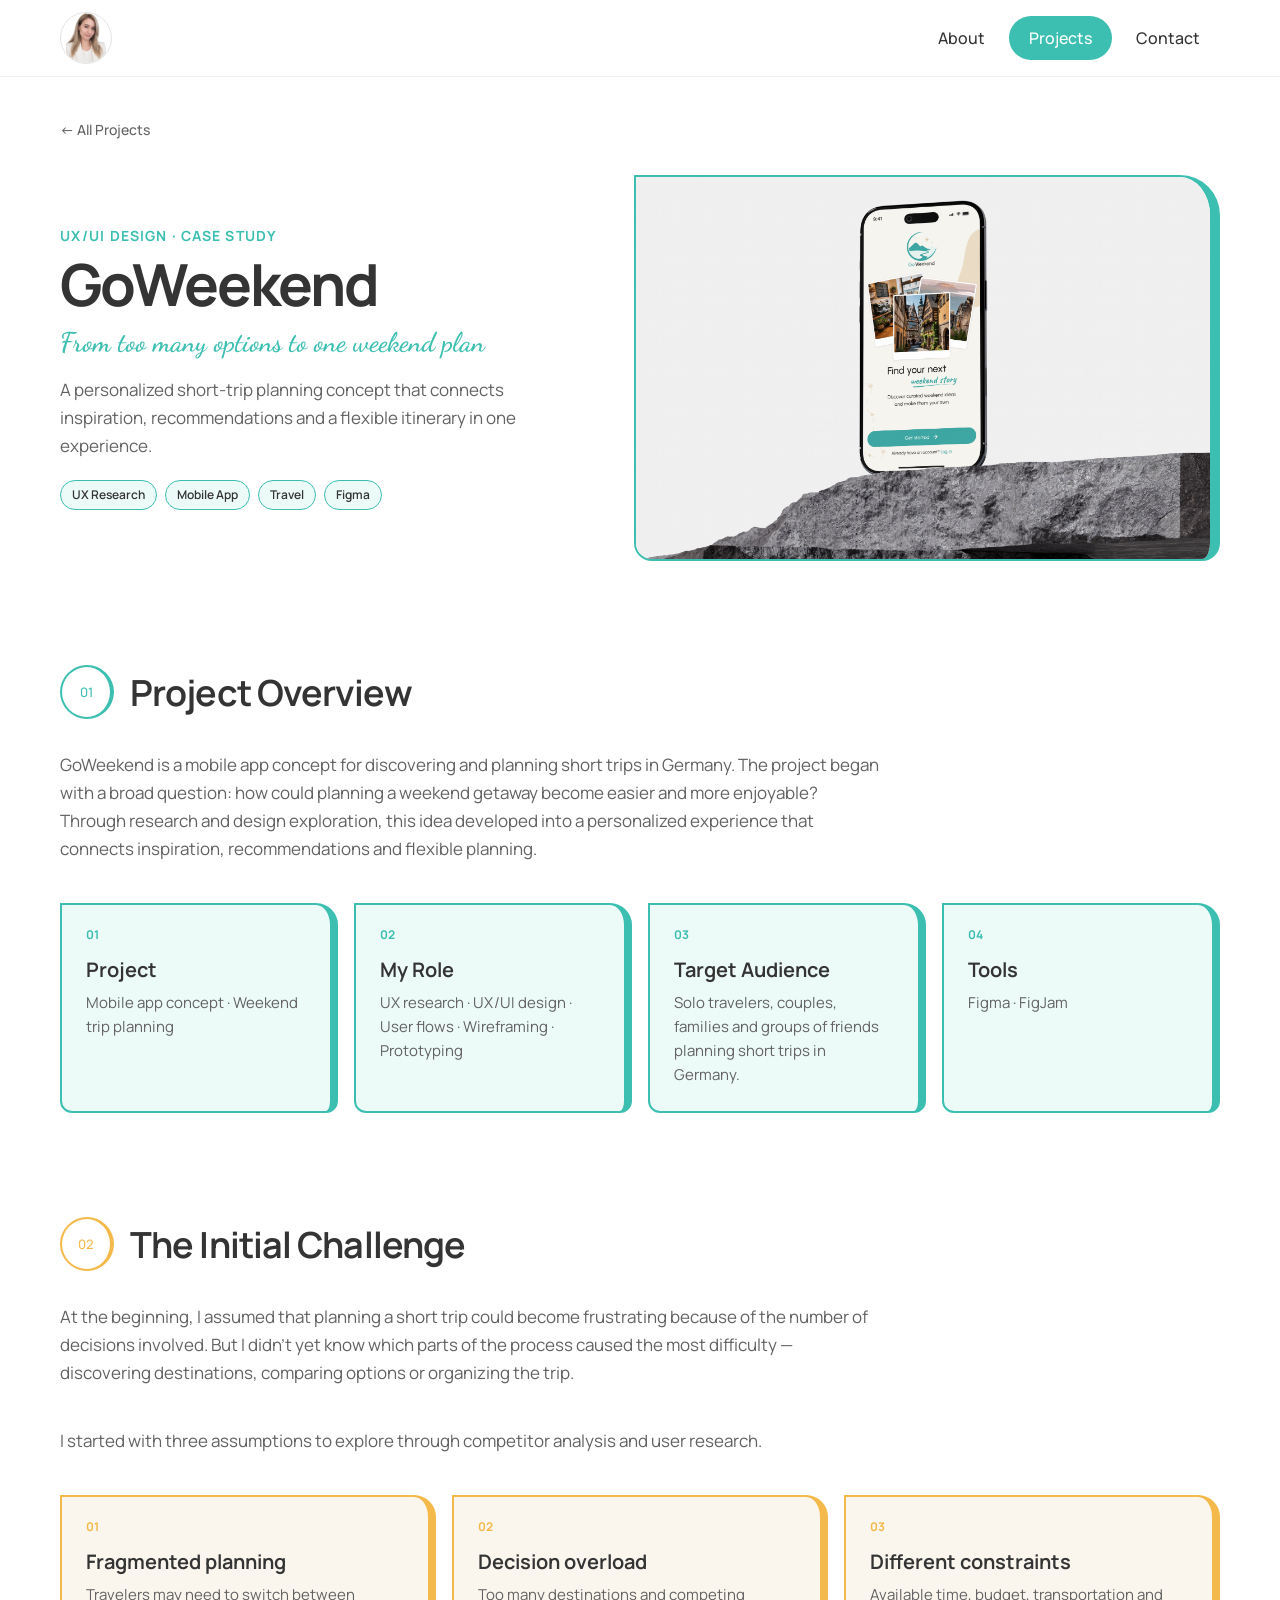
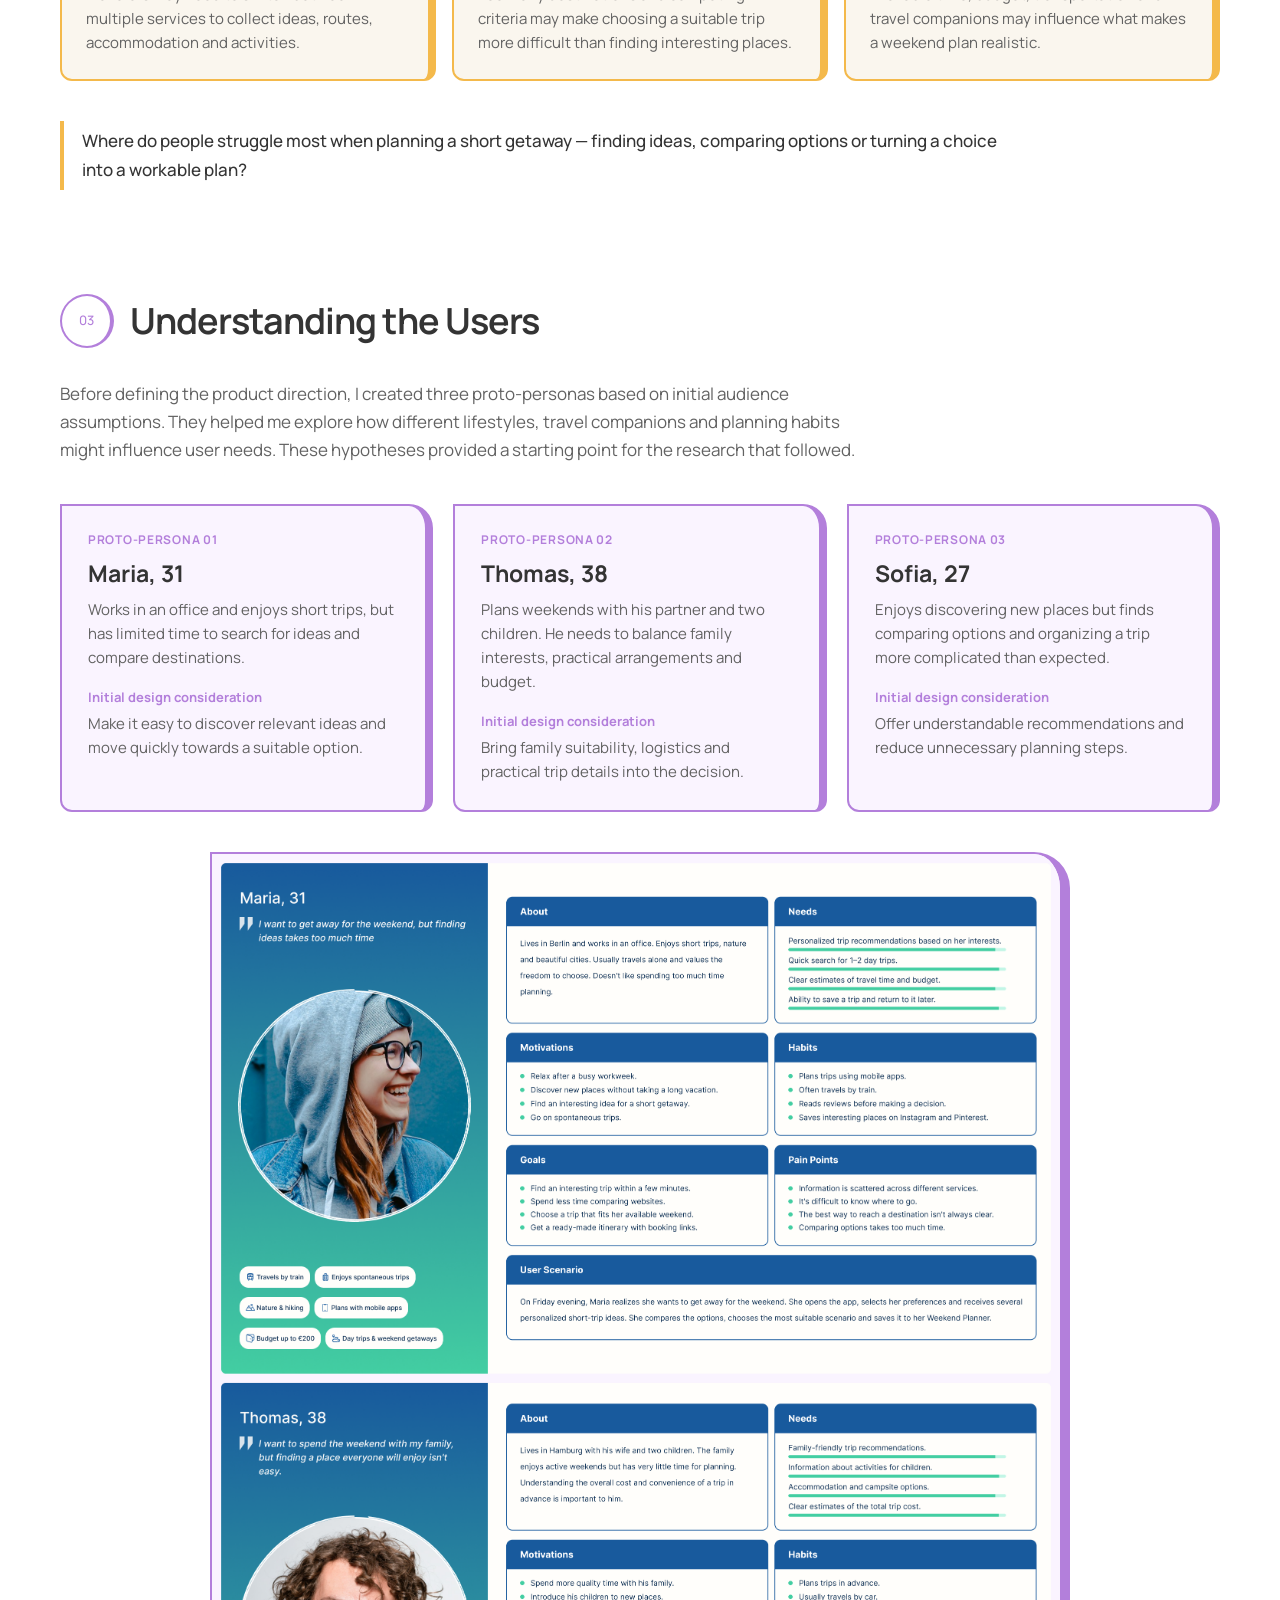
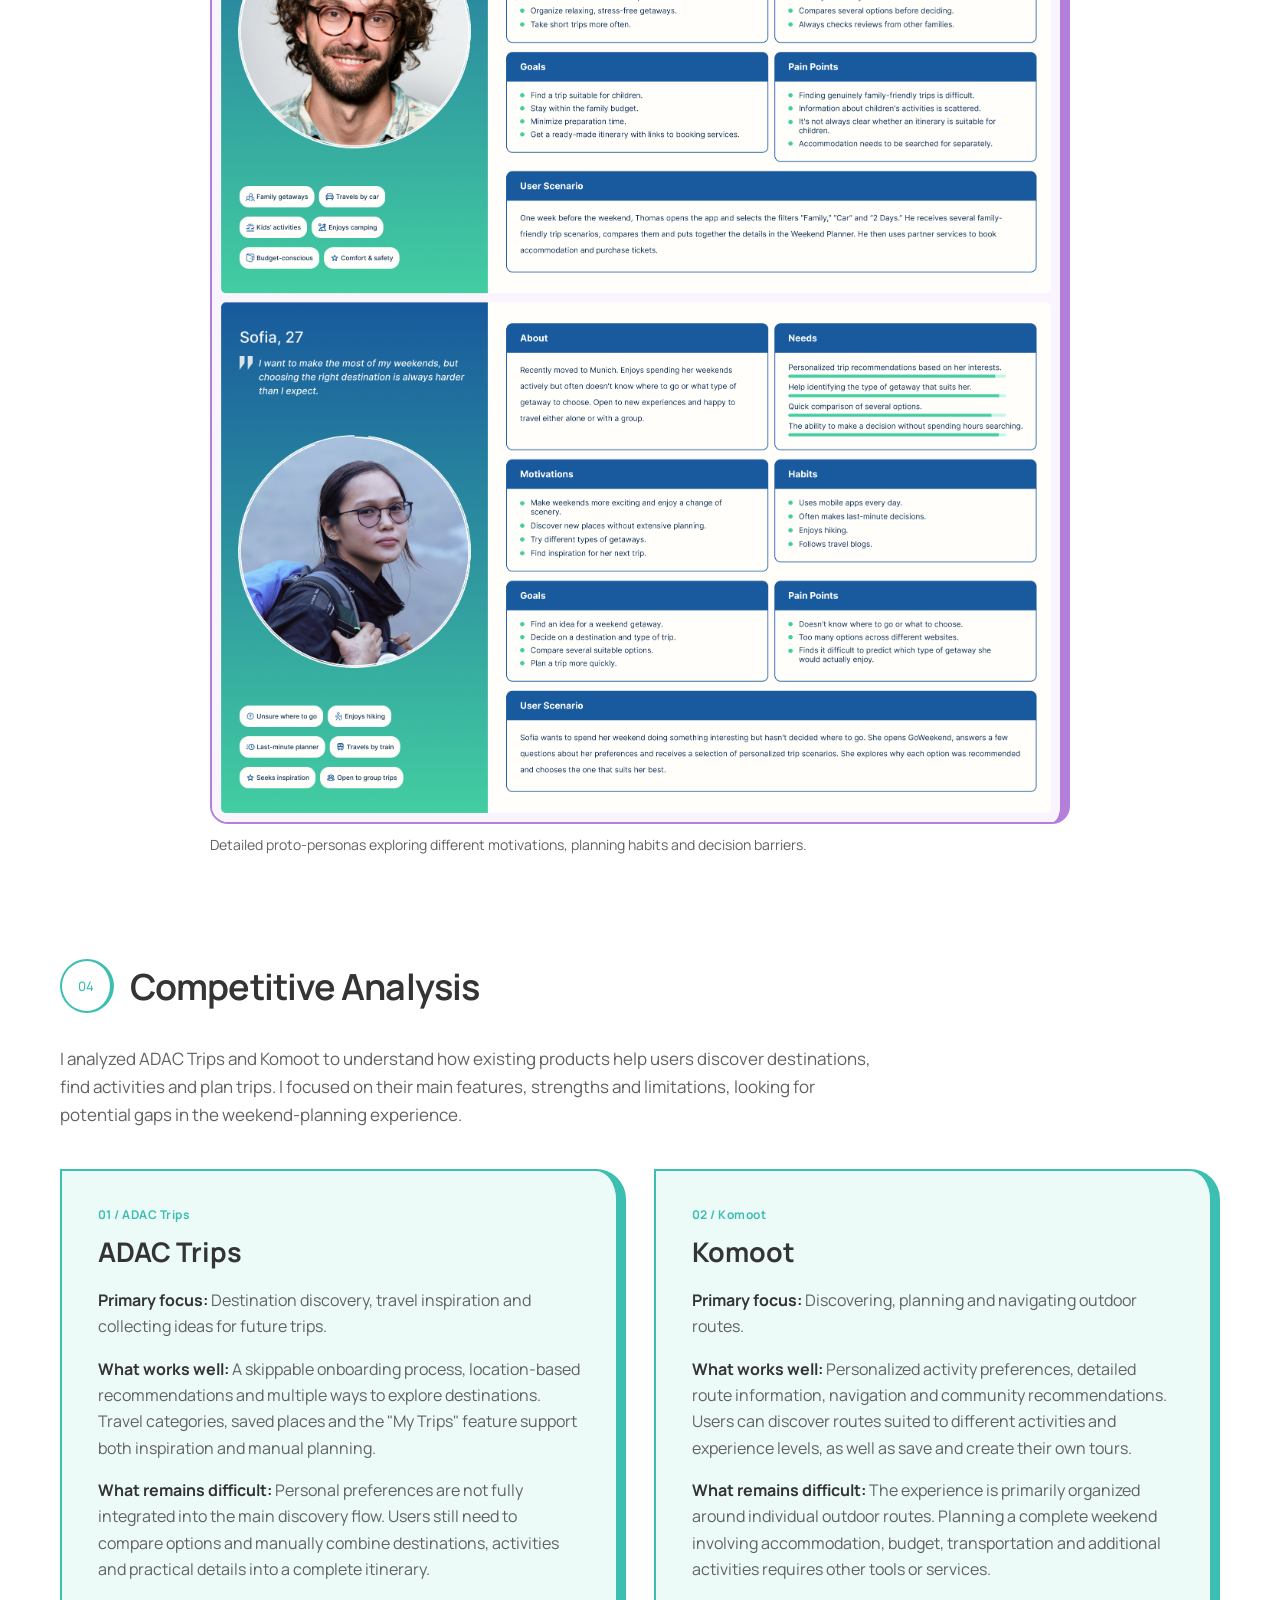
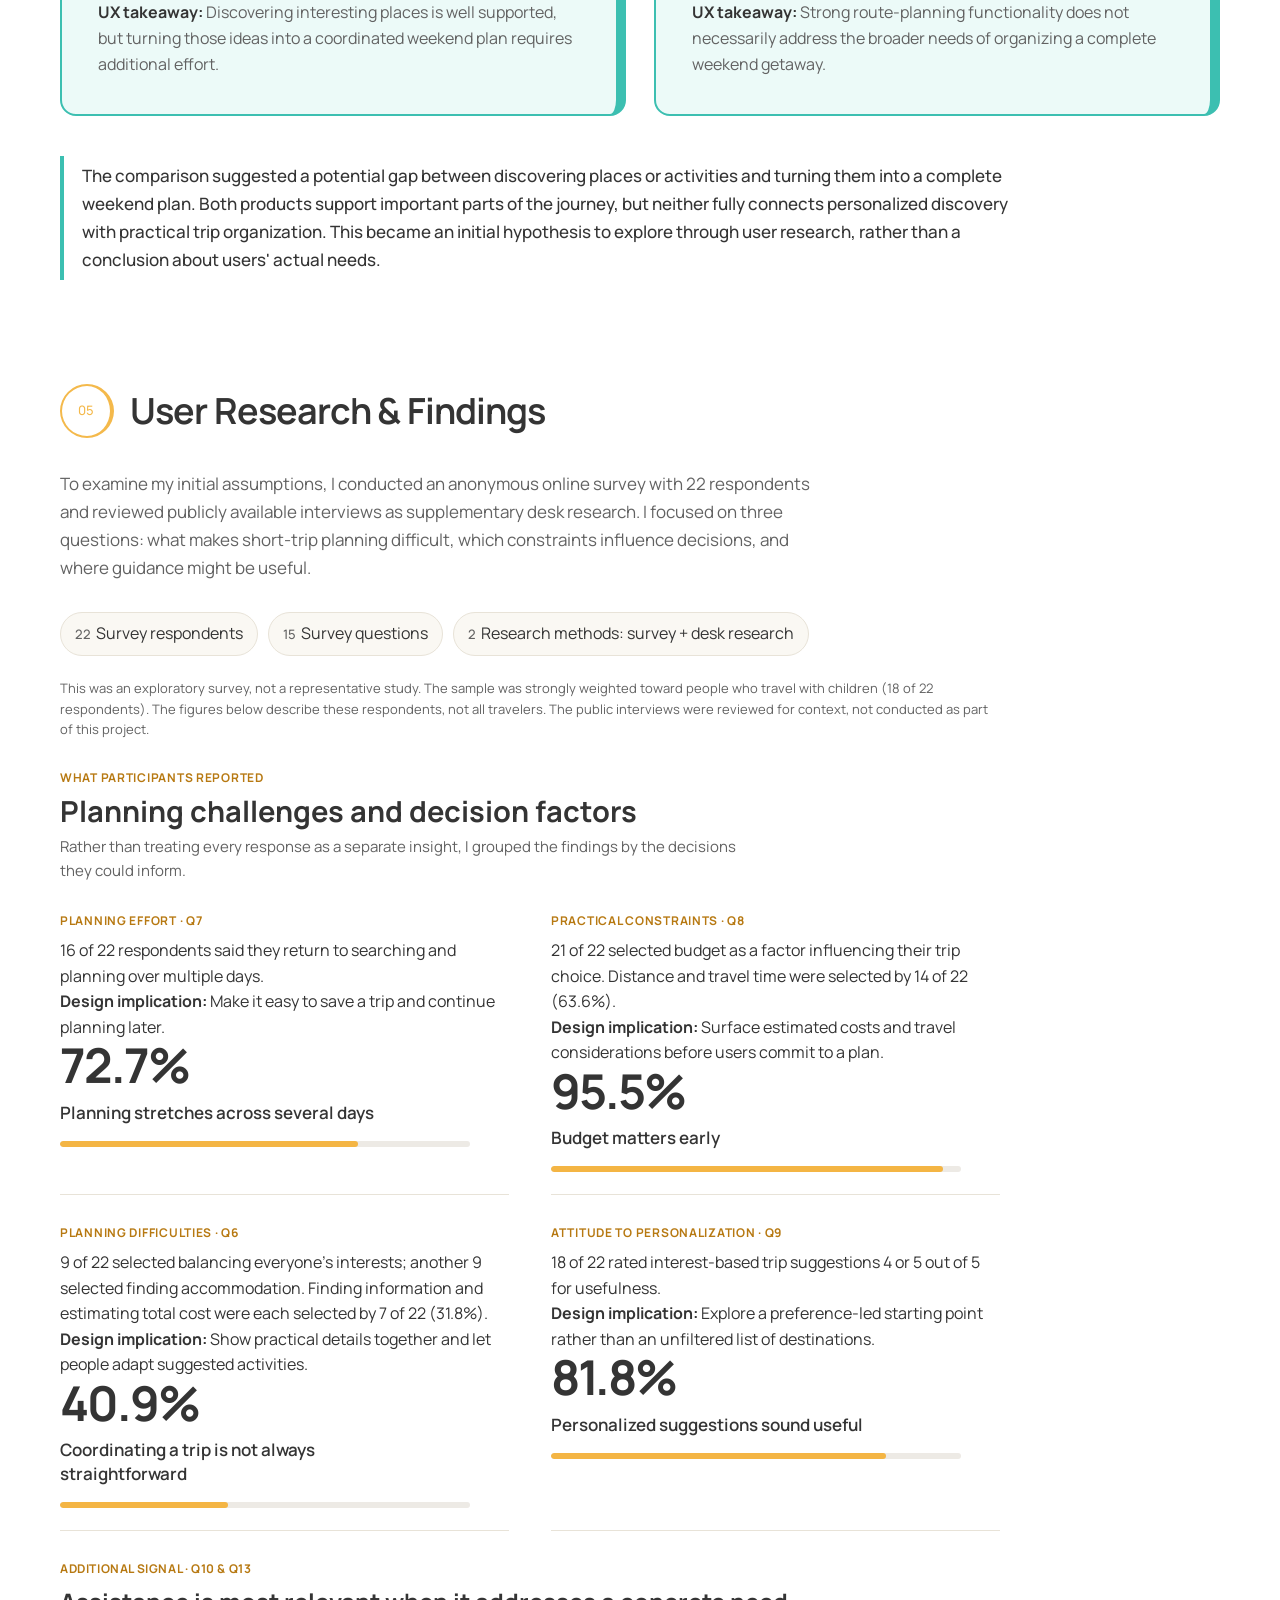
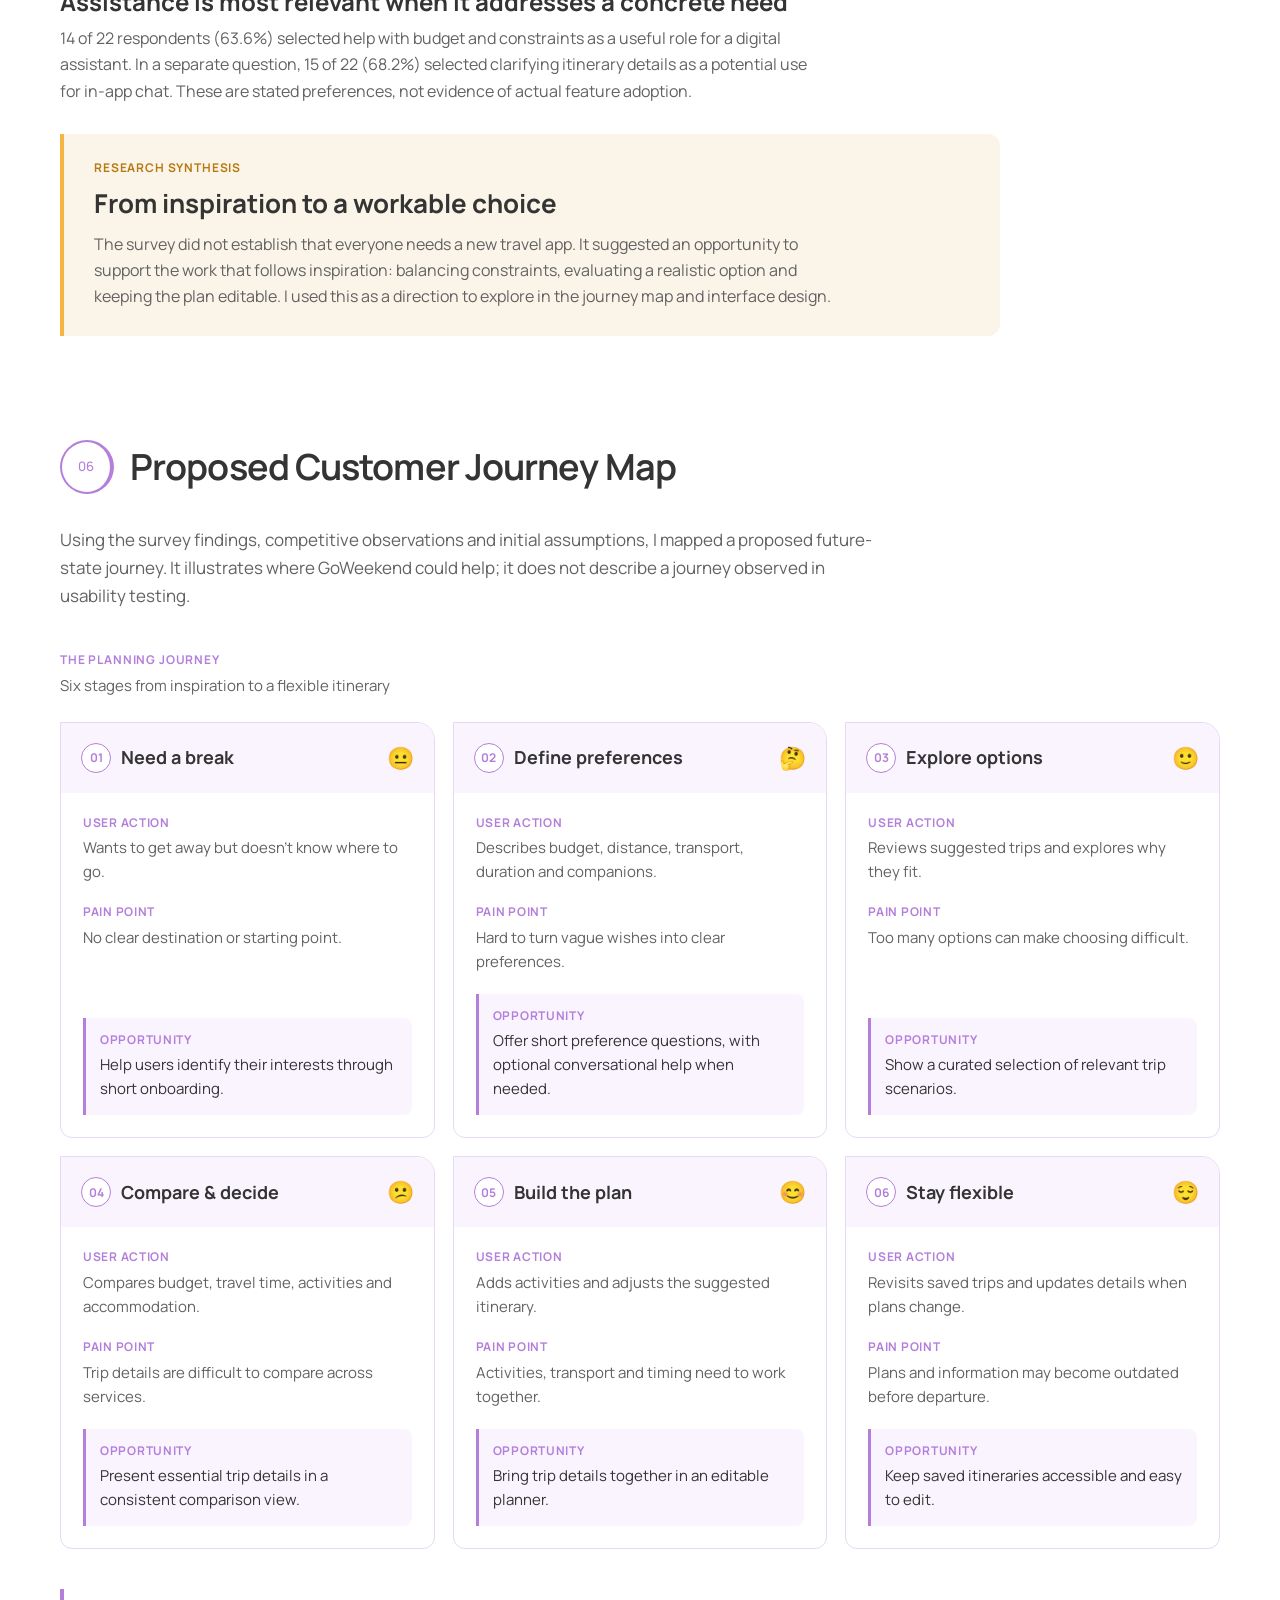
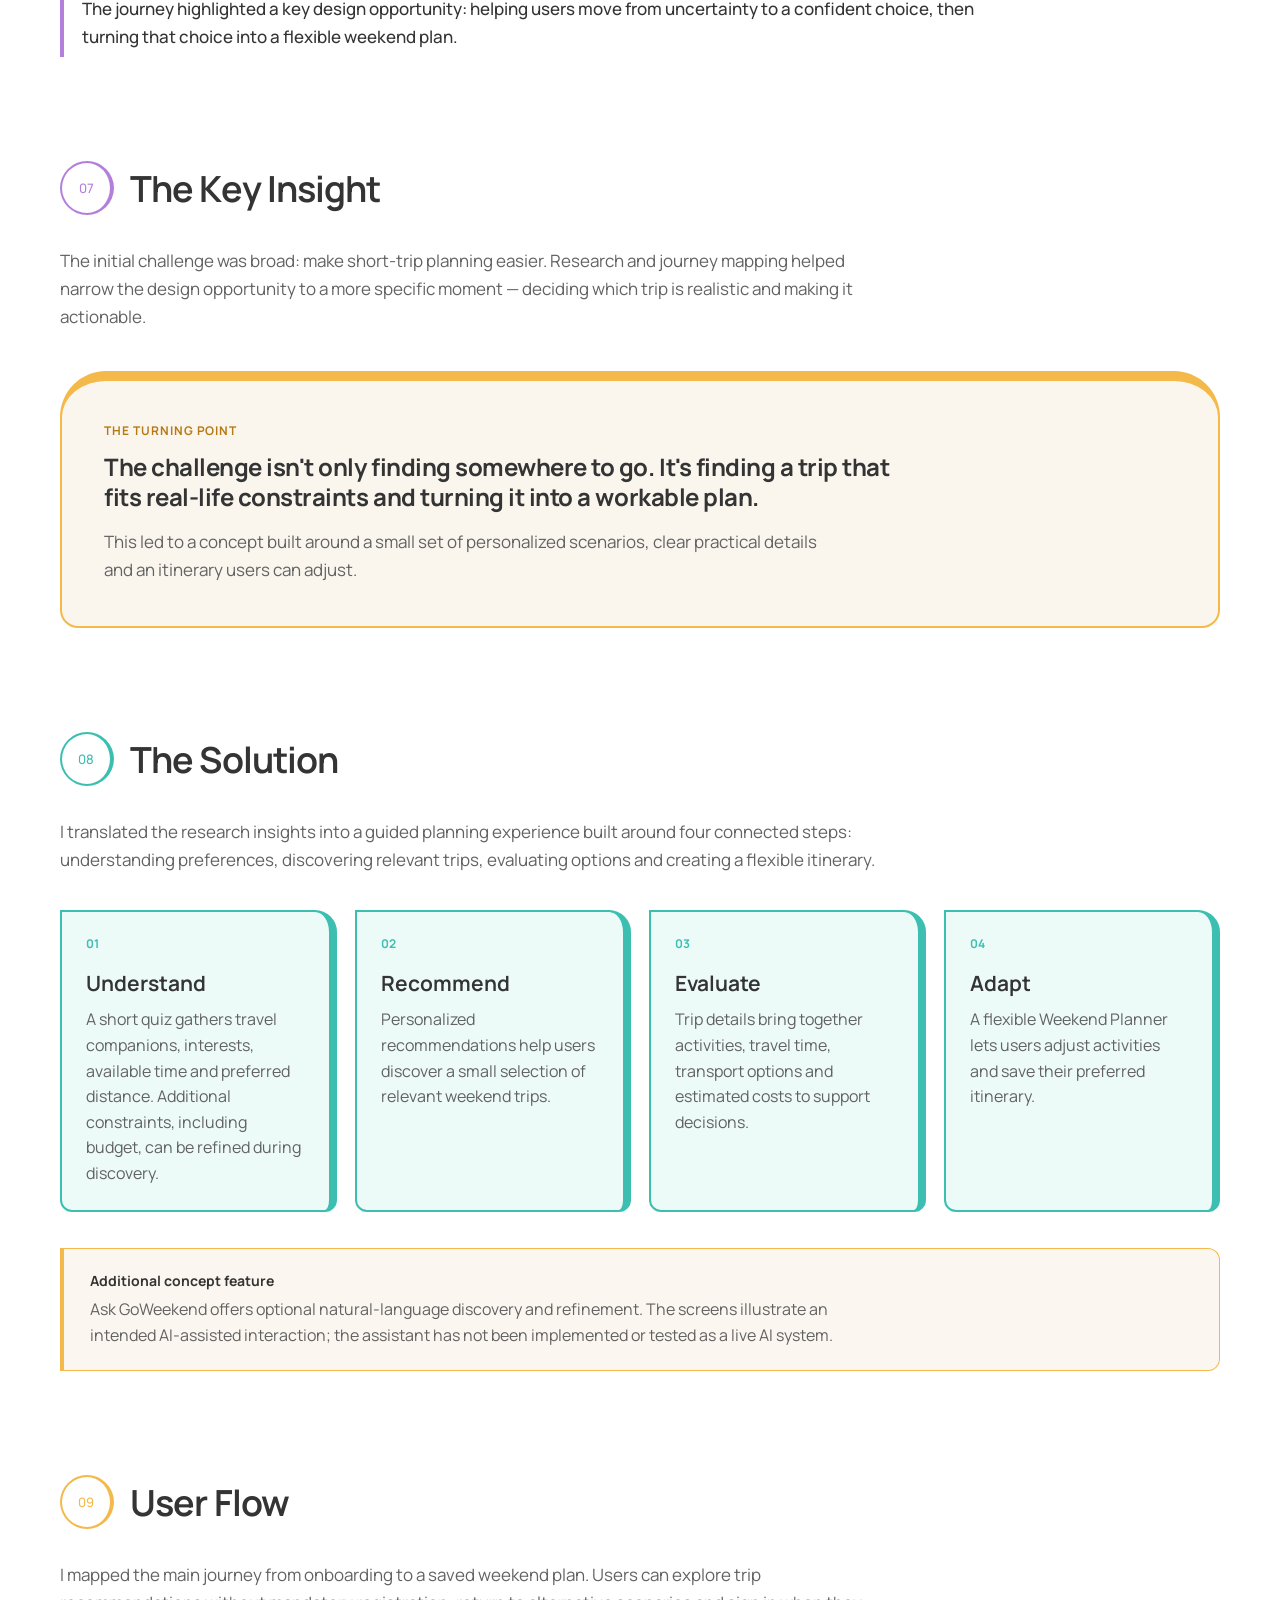
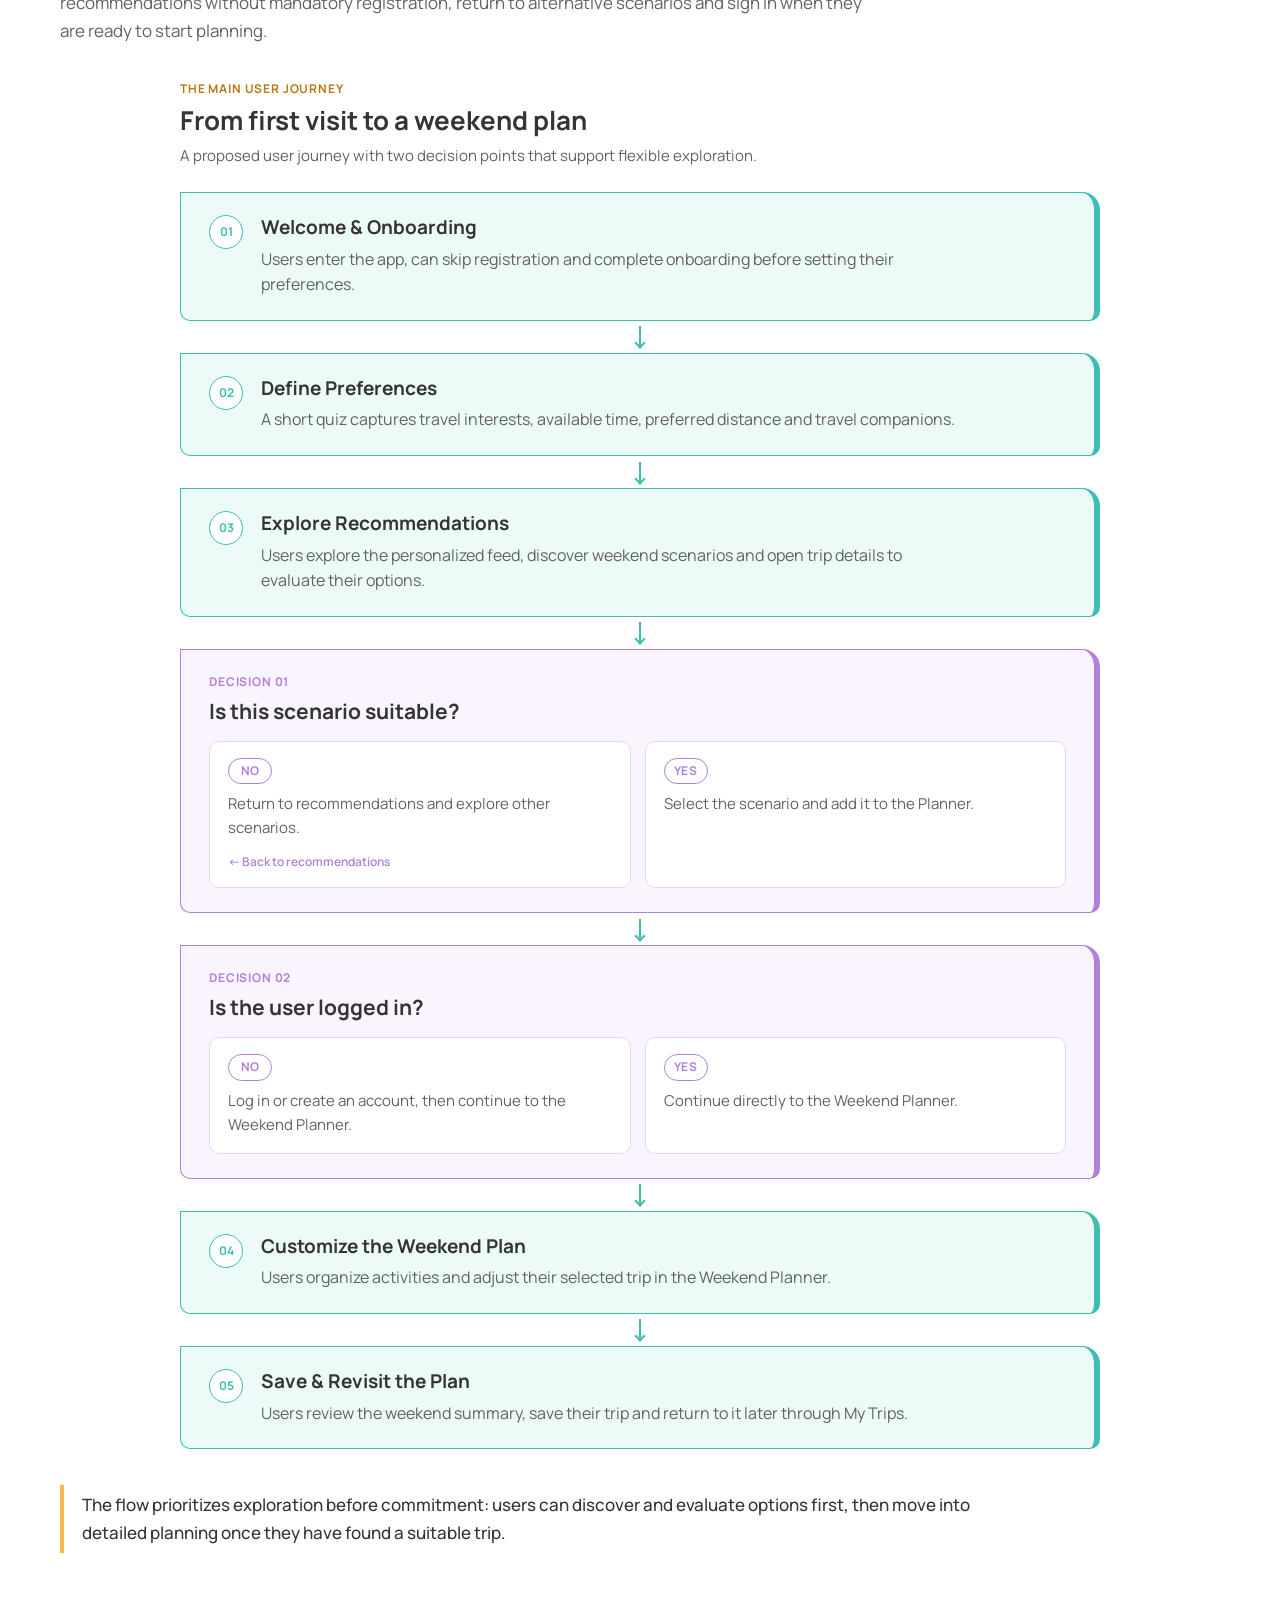
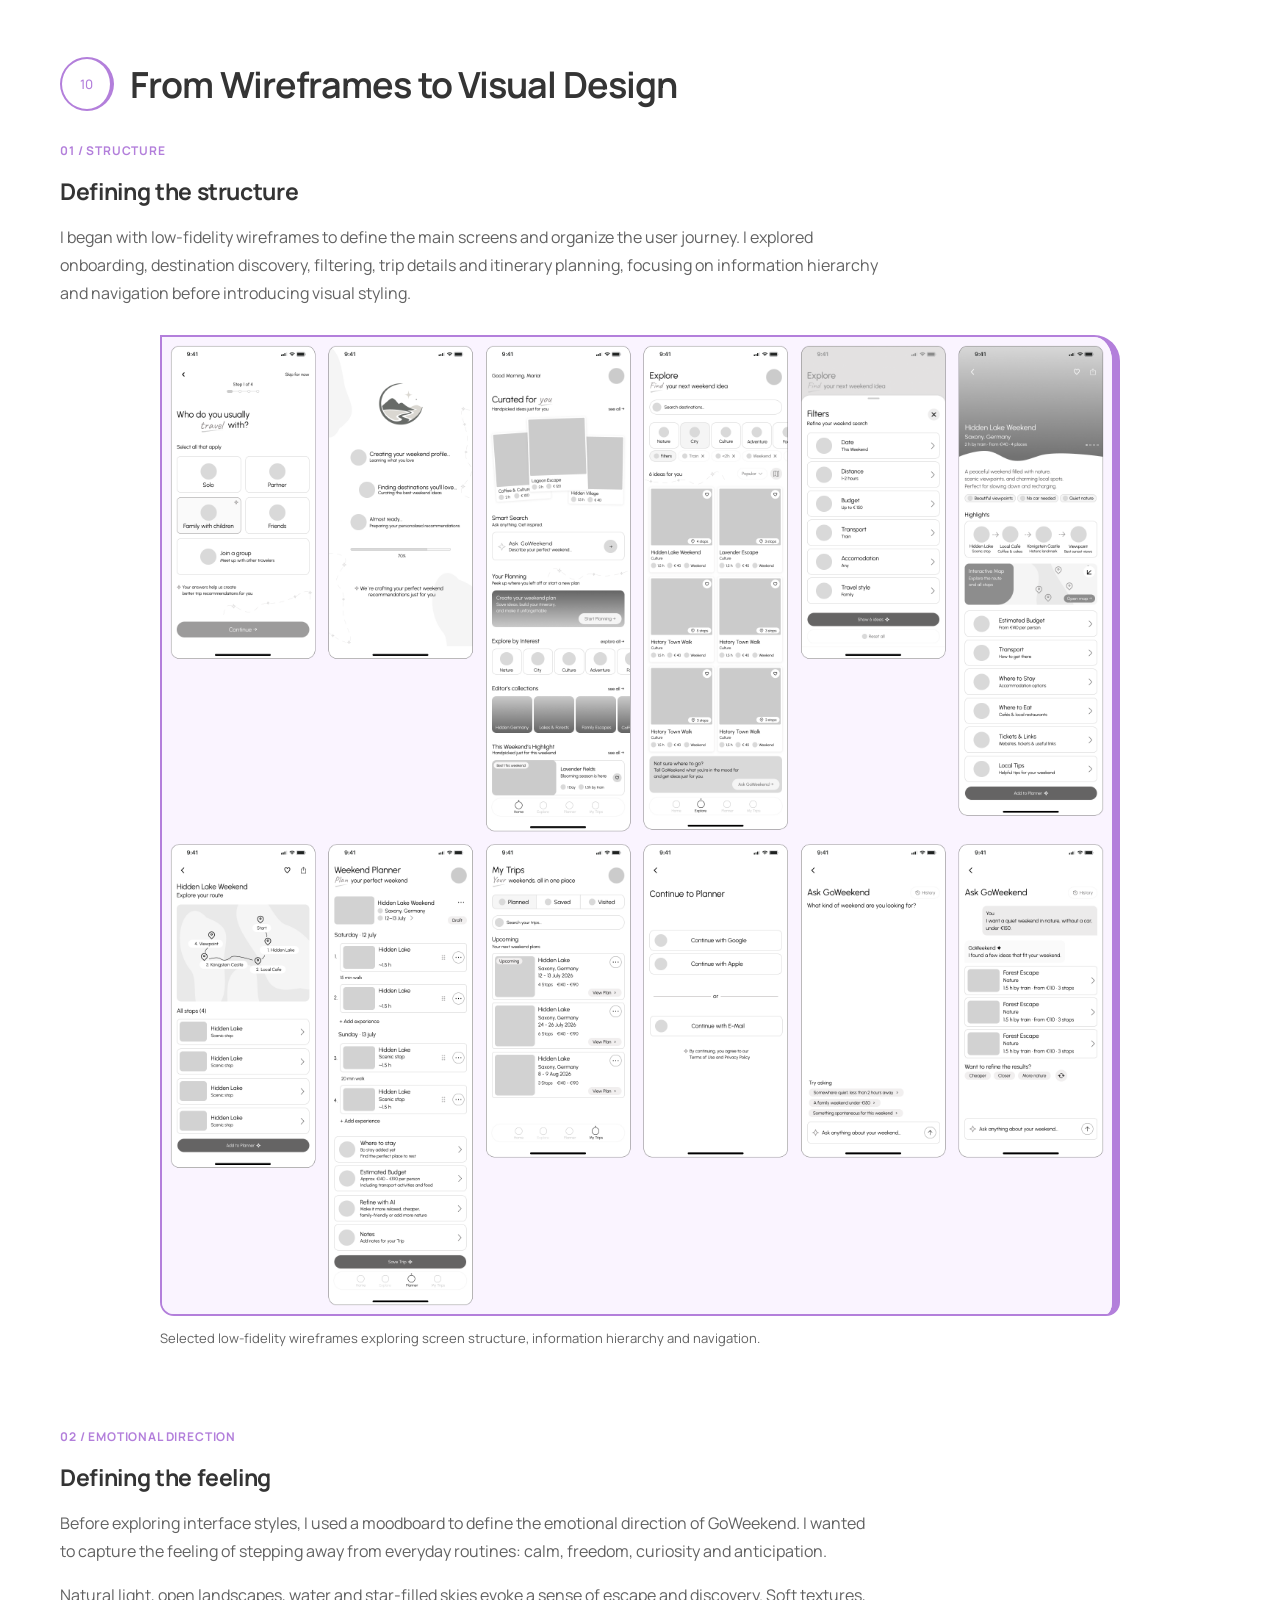
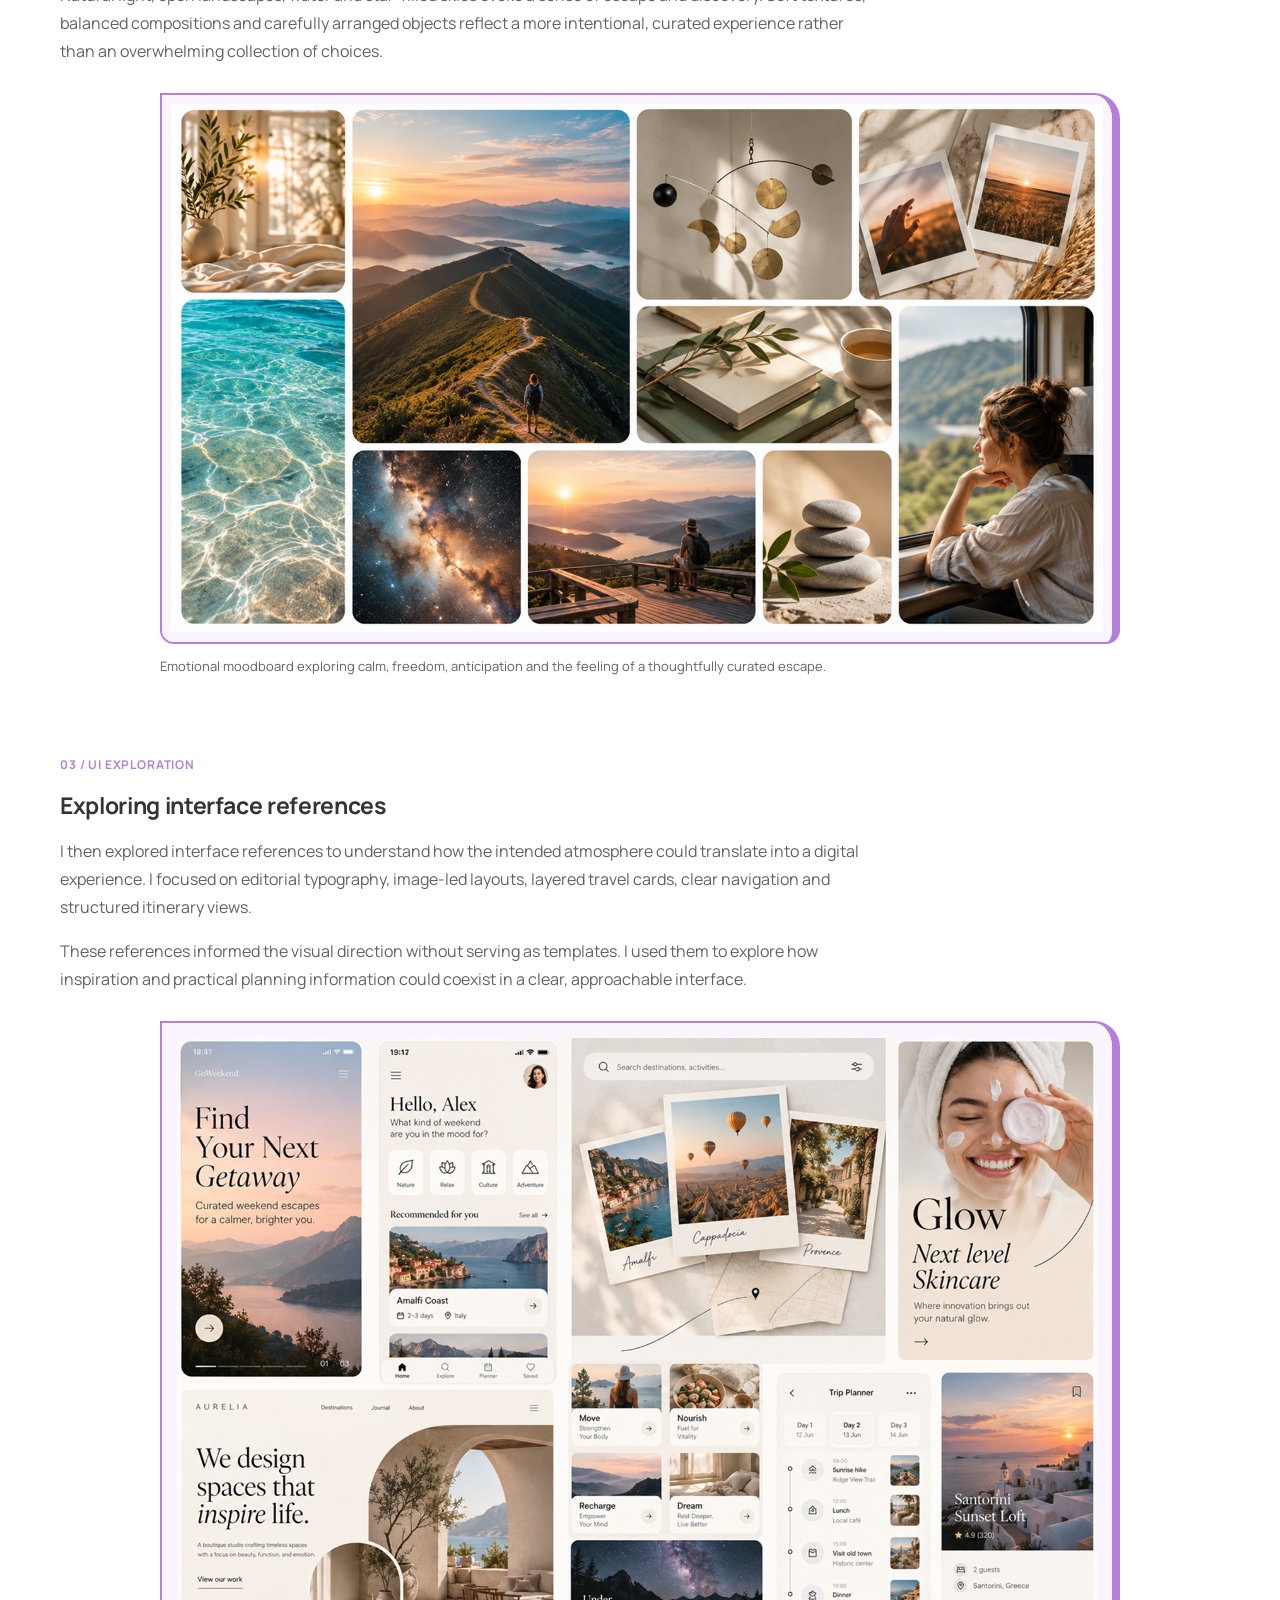
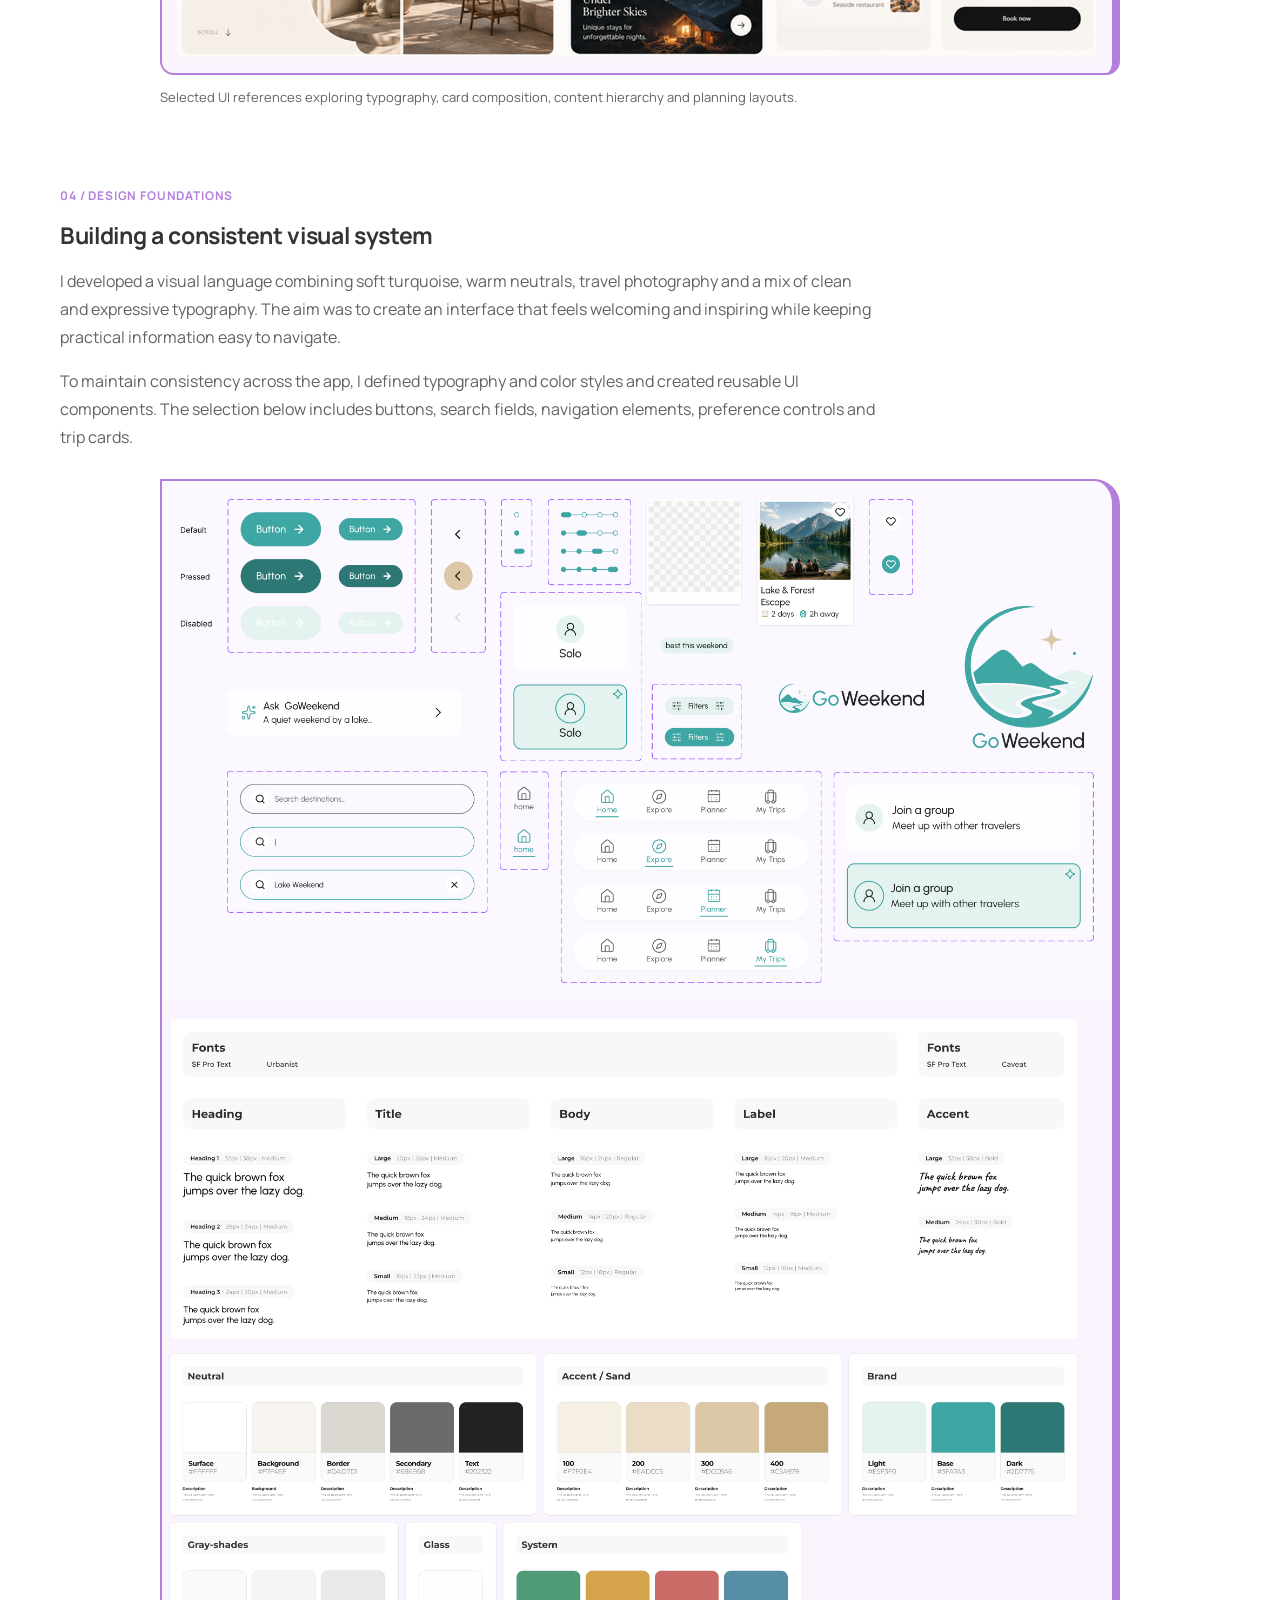
<file: projects/goweekend.html>
<!DOCTYPE html>
<html lang="en">
<head>
    <meta charset="utf-8" />
    <meta content="width=device-width, initial-scale=1.0" name="viewport" />
    <meta
        content="GoWeekend UX/UI case study &mdash; from initial assumptions and user research to personalized weekend recommendations and flexible trip planning."
        name="description" />
    <title>GoWeekend &mdash; UX/UI Case Study | Alissa Werbach</title>
    <link href="https://fonts.googleapis.com" rel="preconnect" />
    <link crossorigin="" href="https://fonts.gstatic.com" rel="preconnect" />
    <link
        href="https://fonts.googleapis.com/css2?family=Dancing+Script:wght@400..700&amp;family=Manrope:wght@200..800&amp;display=swap"
        rel="stylesheet" />
    <link href="../css/global.css" rel="stylesheet" />
    <link href="../css/components.css" rel="stylesheet" />
    <link href="../css/goweekend.css" rel="stylesheet" />
</head>
<body>
    <a class="skip-link" href="#main-content">Skip to content</a>
    <header class="header">
        <nav class="nav container" aria-label="Main navigation">
<a href="../index.html" class="nav__avatar" aria-label="Back to homepage">
                <img src="../images/foto_mobile.png" alt="" width="44" height="44">
            </a>
            <a href="../index.html#about" class="nav__link about">About</a>
            <a href="../projects.html" class="nav__link projects active" aria-current="page">Projects</a>
            <a href="#contact" class="nav__link contact">Contact</a>
        </nav>
    </header>
    <main id="main-content">
        <div class="case-back-wrapper container">
            <a class="case-back" href="../projects.html">&larr; All Projects</a>
        </div>
        <section class="case-hero container">
            <div class="case-hero__content">
                <p class="case-hero__eyebrow">UX/UI DESIGN &middot; CASE STUDY</p>
                <h1>GoWeekend</h1>
                <p class="case-hero__subtitle">From too many options to one weekend plan</p>
                <p class="case-hero__description">
A personalized short-trip planning concept that connects inspiration, recommendations and a flexible itinerary in one experience.
</p>
                <div class="case-hero__tags">
                    <span>UX Research</span>
                    <span>Mobile App</span>
                    <span>Travel</span>
                    <span>Figma</span>
                </div>
            </div>
            <div class="case-hero__image">
                <img alt="GoWeekend mobile app concept displayed on a phone" src="../images/goweekend/hero.png" />
            </div>
        </section>
        <section class="case-section case-section--turquoise" id="section-1">
            <div class="container">
                <div class="case-section__heading">
                    <span class="case-section__number" aria-hidden="true">01</span>
                    <h2 class="case-section__title">Project Overview</h2>
                </div>
                <div class="case-section__content">
                    <p class="case-section__text">
GoWeekend is a mobile app concept for discovering and planning short trips in Germany. The project began with a broad question: how could planning a weekend getaway become easier and more enjoyable? Through research and design exploration, this idea developed into a personalized experience that connects inspiration, recommendations and flexible planning.
</p>
                    <div class="case-grid case-grid--four">
                        <article class="case-card">
                            <span class="case-card__number" aria-hidden="true">01</span>
                            <h3>Project</h3>
                            <p>Mobile app concept &middot; Weekend trip planning</p>
                        </article>
                        <article class="case-card">
                            <span class="case-card__number" aria-hidden="true">02</span>
                            <h3>My Role</h3>
                            <p>UX research &middot; UX/UI design &middot; User flows &middot; Wireframing &middot; Prototyping</p>
                        </article>
                        <article class="case-card">
                            <span class="case-card__number" aria-hidden="true">03</span>
                            <h3>Target Audience</h3>
                            <p>Solo travelers, couples, families and groups of friends planning short trips in Germany.</p>
                        </article>
                        <article class="case-card">
                            <span class="case-card__number" aria-hidden="true">04</span>
                            <h3>Tools</h3>
                            <p>Figma &middot; FigJam</p>
                        </article>
                    </div>
                </div>
            </div>
        </section>
        <section class="case-section case-section--yellow" id="section-2">
            <div class="container">
                <div class="case-section__heading">
                    <span class="case-section__number" aria-hidden="true">02</span>
                    <h2 class="case-section__title">The Initial Challenge</h2>
                </div>
                <div class="case-section__content">
                    <p class="case-section__text">
At the beginning, I assumed that planning a short trip could become frustrating because of the number of decisions involved. But I didn't yet know which parts of the process caused the most difficulty &mdash; discovering destinations, comparing options or organizing the trip.
</p>
                    <p class="case-section__text">I started with three assumptions to explore through competitor analysis and user research.</p>
                    <div class="case-grid">
                        <article class="case-card">
                            <span class="case-card__number" aria-hidden="true">01</span>
                            <h3>Fragmented planning</h3>
                            <p>Travelers may need to switch between multiple services to collect ideas, routes, accommodation and activities.</p>
                        </article>
                        <article class="case-card">
                            <span class="case-card__number" aria-hidden="true">02</span>
                            <h3>Decision overload</h3>
                            <p>
Too many destinations and competing criteria may make choosing a suitable trip more difficult than finding interesting places.
</p>
                        </article>
                        <article class="case-card">
                            <span class="case-card__number" aria-hidden="true">03</span>
                            <h3>Different constraints</h3>
                            <p>Available time, budget, transportation and travel companions may influence what makes a weekend plan realistic.</p>
                        </article>
                    </div>
                    <blockquote class="case-highlight">
Where do people struggle most when planning a short getaway &mdash; finding ideas, comparing options or turning a choice into a workable plan?
</blockquote>
                </div>
            </div>
        </section>
        <section class="case-section case-section--purple" id="section-3">
            <div class="container">
                <div class="case-section__heading">
                    <span class="case-section__number" aria-hidden="true">03</span>
                    <h2 class="case-section__title">Understanding the Users</h2>
                </div>
                <div class="case-section__content">
                    <p class="case-section__text">
Before defining the product direction, I created three proto-personas based on initial audience assumptions. They helped me explore how different lifestyles, travel companions and planning habits might influence user needs. These hypotheses provided a starting point for the research that followed.
</p>
                    <div class="persona-grid">
                        <article class="persona">
                            <span>PROTO-PERSONA 01</span>
                            <h3>Maria, 31</h3>
                            <p>Works in an office and enjoys short trips, but has limited time to search for ideas and compare destinations.</p>
                            <strong>Initial design consideration</strong>
                            <p>Make it easy to discover relevant ideas and move quickly towards a suitable option.</p>
                        </article>
                        <article class="persona">
                            <span>PROTO-PERSONA 02</span>
                            <h3>Thomas, 38</h3>
                            <p>Plans weekends with his partner and two children. He needs to balance family interests, practical arrangements and budget.</p>
                            <strong>Initial design consideration</strong>
                            <p>Bring family suitability, logistics and practical trip details into the decision.</p>
                        </article>
                        <article class="persona">
                            <span>PROTO-PERSONA 03</span>
                            <h3>Sofia, 27</h3>
                            <p>Enjoys discovering new places but finds comparing options and organizing a trip more complicated than expected.</p>
                            <strong>Initial design consideration</strong>
                            <p>Offer understandable recommendations and reduce unnecessary planning steps.</p>
                        </article>
                    </div>
                    <figure class="case-visual">
                        <img alt="Three GoWeekend persona boards showing Maria, Thomas and Sofia, their motivations, needs and pain points"
                            class="zoomable-image" loading="lazy" src="../images/goweekend/personas.png" />
                        <figcaption>Detailed proto-personas exploring different motivations, planning habits and decision barriers.</figcaption>
                    </figure>
                </div>
            </div>
        </section>
        <section class="case-section case-section--turquoise" id="section-4">
            <div class="container">
                <div class="case-section__heading">
                    <span class="case-section__number" aria-hidden="true">04</span>
                    <h2 class="case-section__title">Competitive Analysis</h2>
                </div>
                <div class="case-section__content">
                    <p class="case-section__text">
I analyzed ADAC Trips and Komoot to understand how existing products help users discover destinations, find activities and plan trips. I focused on their main features, strengths and limitations, looking for potential gaps in the weekend-planning experience.
</p>
                    <div class="competitor-grid">
                        <article class="competitor">
                            <span>01 / ADAC Trips</span>
                            <h3>ADAC Trips</h3>
                            <p>
                                <strong>Primary focus:</strong>
                                Destination discovery, travel inspiration
                                and collecting ideas for future trips.
                            </p>
                            <p>
                                <strong>What works well:</strong>
                                A skippable onboarding process, location-based
                                recommendations and multiple ways to explore
                                destinations. Travel categories, saved places
                                and the "My Trips" feature support both
                                inspiration and manual planning.
                            </p>
                            <p>
                                <strong>What remains difficult:</strong>
                                Personal preferences are not fully integrated
                                into the main discovery flow. Users still need
                                to compare options and manually combine
                                destinations, activities and practical details
                                into a complete itinerary.
                            </p>
                            <p>
                                <strong>UX takeaway:</strong>
                                Discovering interesting places is well supported,
                                but turning those ideas into a coordinated
                                weekend plan requires additional effort.
                            </p>
                        </article>
                        <article class="competitor">
                            <span>02 / Komoot</span>
                            <h3>Komoot</h3>
                            <p>
                                <strong>Primary focus:</strong>
                                Discovering, planning and navigating
                                outdoor routes.
                            </p>
                            <p>
                                <strong>What works well:</strong>
                                Personalized activity preferences, detailed
                                route information, navigation and community
                                recommendations. Users can discover routes
                                suited to different activities and
                                experience levels, as well as save
                                and create their own tours.
                            </p>
                            <p>
                                <strong>What remains difficult:</strong>
                                The experience is primarily organized around
                                individual outdoor routes. Planning a complete
                                weekend involving accommodation, budget,
                                transportation and additional activities
                                requires other tools or services.
                            </p>
                            <p>
                                <strong>UX takeaway:</strong>
                                Strong route-planning functionality does
                                not necessarily address the broader needs
                                of organizing a complete weekend getaway.
                            </p>
                        </article>
                    </div>
                    <blockquote class="case-highlight">
The comparison suggested a potential gap between discovering places or activities and turning them into a complete weekend plan. Both products support important parts of the journey, but neither fully connects personalized discovery with practical trip organization. This became an initial hypothesis to explore through user research, rather than a conclusion about users' actual needs.
</blockquote>
                </div>
            </div>
        </section>
        <section class="case-section case-section--yellow" id="section-5">
            <div class="container">
                <div class="case-section__heading">
                    <span class="case-section__number" aria-hidden="true">05</span>
                    <h2 class="case-section__title">User Research &amp; Findings</h2>
                </div>
                <div class="case-section__content">
                    <p class="case-section__text">
To examine my initial assumptions, I conducted an anonymous online survey with 22 respondents and reviewed publicly available interviews as supplementary desk research. I focused on three questions: what makes short-trip planning difficult, which constraints influence decisions, and where guidance might be useful.
</p>
                    <div class="survey-method">
                        <div>
                            <strong>22</strong>
                            <span>Survey respondents</span>
                        </div>
                        <div>
                            <strong>15</strong>
                            <span>Survey questions</span>
                        </div>
                        <div>
                            <strong>2</strong>
                            <span>Research methods: survey + desk research</span>
                        </div>
                    </div>
                    <p class="survey-note">
This was an exploratory survey, not a representative study. The sample was strongly weighted toward people who travel with children (18 of 22 respondents). The figures below describe these respondents, not all travelers. The public interviews were reviewed for context, not conducted as part of this project.
</p>
                    <div class="survey-heading">
                        <span>WHAT PARTICIPANTS REPORTED</span>
                        <h3>Planning challenges and decision factors</h3>
                        <p>Rather than treating every response as a separate insight, I grouped the findings by the decisions they could inform.</p>
                    </div>
                    <div class="survey-grid">
                        <article class="survey-card">
                            <span class="survey-card__eyebrow">PLANNING EFFORT &middot; Q7</span>
                            <strong class="survey-card__value">72.7%</strong>
                            <h3>Planning stretches across several days</h3>
                            <p>16 of 22 respondents said they return to searching and planning over multiple days.</p>
                            <div aria-label="72.7 percent" class="survey-bar">
                                <span style="width:72.7%">
                                </span>
                            </div>
                            <p>
                                <strong>Design implication:</strong>
                                Make it easy to save a trip and continue planning later.
                            </p>
                        </article>
                        <article class="survey-card">
                            <span class="survey-card__eyebrow">PRACTICAL CONSTRAINTS &middot; Q8</span>
                            <strong class="survey-card__value">95.5%</strong>
                            <h3>Budget matters early</h3>
                            <p>
21 of 22 selected budget as a factor influencing their trip choice. Distance and travel time were selected by 14 of 22 (63.6%).
</p>
                            <div aria-label="95.5 percent" class="survey-bar">
                                <span style="width:95.5%">
                                </span>
                            </div>
                            <p>
                                <strong>Design implication:</strong>
                                Surface estimated costs and travel considerations before users commit to a plan.
                            </p>
                        </article>
                        <article class="survey-card">
                            <span class="survey-card__eyebrow">PLANNING DIFFICULTIES &middot; Q6</span>
                            <strong class="survey-card__value">40.9%</strong>
                            <h3>Coordinating a trip is not always straightforward</h3>
                            <p>
9 of 22 selected balancing everyone's interests; another 9 selected finding accommodation. Finding information and estimating total cost were each selected by 7 of 22 (31.8%).
</p>
                            <div aria-label="40.9 percent" class="survey-bar">
                                <span style="width:40.9%">
                                </span>
                            </div>
                            <p>
                                <strong>Design implication:</strong>
                                Show practical details together and let people adapt suggested activities.
                            </p>
                        </article>
                        <article class="survey-card">
                            <span class="survey-card__eyebrow">ATTITUDE TO PERSONALIZATION &middot; Q9</span>
                            <strong class="survey-card__value">81.8%</strong>
                            <h3>Personalized suggestions sound useful</h3>
                            <p>18 of 22 rated interest-based trip suggestions 4 or 5 out of 5 for usefulness.</p>
                            <div aria-label="81.8 percent" class="survey-bar">
                                <span style="width:81.8%">
                                </span>
                            </div>
                            <p>
                                <strong>Design implication:</strong>
                                Explore a preference-led starting point rather than an unfiltered list of destinations.
                            </p>
                        </article>
                    </div>
                    <div class="survey-observation">
                        <span>ADDITIONAL SIGNAL &middot; Q10 &amp; Q13</span>
                        <h3>Assistance is most relevant when it addresses a concrete need</h3>
                        <p>
14 of 22 respondents (63.6%) selected help with budget and constraints as a useful role for a digital assistant. In a separate question, 15 of 22 (68.2%) selected clarifying itinerary details as a potential use for in-app chat. These are stated preferences, not evidence of actual feature adoption.
</p>
                    </div>
                    <div class="survey-synthesis">
                        <span>RESEARCH SYNTHESIS</span>
                        <h3>From inspiration to a workable choice</h3>
                        <p>
The survey did not establish that everyone needs a new travel app. It suggested an opportunity to support the work that follows inspiration: balancing constraints, evaluating a realistic option and keeping the plan editable. I used this as a direction to explore in the journey map and interface design.
</p>
                    </div>
                </div>
            </div>
        </section>
        <section class="case-section case-section--purple" id="section-6">
            <div class="container">
                <div class="case-section__heading">
                    <span class="case-section__number" aria-hidden="true">06</span>
                    <h2 class="case-section__title">Proposed Customer Journey Map</h2>
                </div>
                <div class="case-section__content">
                    <p class="case-section__text">
Using the survey findings, competitive observations and initial assumptions, I mapped a proposed future-state journey. It illustrates where GoWeekend could help; it does not describe a journey observed in usability testing.
</p>
                    <div class="cjm">
                        <div class="cjm__header">
                            <span>THE PLANNING JOURNEY</span>
                            <p>Six stages from inspiration to a flexible itinerary</p>
                        </div>
                        <div class="cjm__grid">
                            <article class="cjm-stage">
                                <div class="cjm-stage__top">
                                    <span class="cjm-stage__number" aria-hidden="true">01</span>
                                    <h3>Need a break</h3>
                                    <span aria-label="Uncertain" class="cjm-stage__emotion" role="img">😐</span>
                                </div>
                                <div class="cjm-stage__body">
                                    <div class="cjm-stage__item">
                                        <span>USER ACTION</span>
                                        <p>Wants to get away but doesn't know where to go.</p>
                                    </div>
                                    <div class="cjm-stage__item">
                                        <span>PAIN POINT</span>
                                        <p>No clear destination or starting point.</p>
                                    </div>
                                    <div class="cjm-stage__opportunity">
                                        <span>OPPORTUNITY</span>
                                        <p>Help users identify their interests through short onboarding.</p>
                                    </div>
                                </div>
                            </article>
                            <article class="cjm-stage">
                                <div class="cjm-stage__top">
                                    <span class="cjm-stage__number" aria-hidden="true">02</span>
                                    <h3>Define preferences</h3>
                                    <span aria-label="Thinking" class="cjm-stage__emotion" role="img">🤔</span>
                                </div>
                                <div class="cjm-stage__body">
                                    <div class="cjm-stage__item">
                                        <span>USER ACTION</span>
                                        <p>Describes budget, distance, transport, duration and companions.</p>
                                    </div>
                                    <div class="cjm-stage__item">
                                        <span>PAIN POINT</span>
                                        <p>Hard to turn vague wishes into clear preferences.</p>
                                    </div>
                                    <div class="cjm-stage__opportunity">
                                        <span>OPPORTUNITY</span>
                                        <p>Offer short preference questions, with optional conversational help when needed.</p>
                                    </div>
                                </div>
                            </article>
                            <article class="cjm-stage">
                                <div class="cjm-stage__top">
                                    <span class="cjm-stage__number" aria-hidden="true">03</span>
                                    <h3>Explore options</h3>
                                    <span aria-label="Curious" class="cjm-stage__emotion" role="img">🙂</span>
                                </div>
                                <div class="cjm-stage__body">
                                    <div class="cjm-stage__item">
                                        <span>USER ACTION</span>
                                        <p>Reviews suggested trips and explores why they fit.</p>
                                    </div>
                                    <div class="cjm-stage__item">
                                        <span>PAIN POINT</span>
                                        <p>Too many options can make choosing difficult.</p>
                                    </div>
                                    <div class="cjm-stage__opportunity">
                                        <span>OPPORTUNITY</span>
                                        <p>Show a curated selection of relevant trip scenarios.</p>
                                    </div>
                                </div>
                            </article>
                            <article class="cjm-stage">
                                <div class="cjm-stage__top">
                                    <span class="cjm-stage__number" aria-hidden="true">04</span>
                                    <h3>Compare &amp; decide</h3>
                                    <span aria-label="Hesitant" class="cjm-stage__emotion" role="img">😕</span>
                                </div>
                                <div class="cjm-stage__body">
                                    <div class="cjm-stage__item">
                                        <span>USER ACTION</span>
                                        <p>Compares budget, travel time, activities and accommodation.</p>
                                    </div>
                                    <div class="cjm-stage__item">
                                        <span>PAIN POINT</span>
                                        <p>Trip details are difficult to compare across services.</p>
                                    </div>
                                    <div class="cjm-stage__opportunity">
                                        <span>OPPORTUNITY</span>
                                        <p>Present essential trip details in a consistent comparison view.</p>
                                    </div>
                                </div>
                            </article>
                            <article class="cjm-stage">
                                <div class="cjm-stage__top">
                                    <span class="cjm-stage__number" aria-hidden="true">05</span>
                                    <h3>Build the plan</h3>
                                    <span aria-label="Excited" class="cjm-stage__emotion" role="img">😊</span>
                                </div>
                                <div class="cjm-stage__body">
                                    <div class="cjm-stage__item">
                                        <span>USER ACTION</span>
                                        <p>Adds activities and adjusts the suggested itinerary.</p>
                                    </div>
                                    <div class="cjm-stage__item">
                                        <span>PAIN POINT</span>
                                        <p>Activities, transport and timing need to work together.</p>
                                    </div>
                                    <div class="cjm-stage__opportunity">
                                        <span>OPPORTUNITY</span>
                                        <p>Bring trip details together in an editable planner.</p>
                                    </div>
                                </div>
                            </article>
                            <article class="cjm-stage">
                                <div class="cjm-stage__top">
                                    <span class="cjm-stage__number" aria-hidden="true">06</span>
                                    <h3>Stay flexible</h3>
                                    <span aria-label="Relieved" class="cjm-stage__emotion" role="img">😌</span>
                                </div>
                                <div class="cjm-stage__body">
                                    <div class="cjm-stage__item">
                                        <span>USER ACTION</span>
                                        <p>Revisits saved trips and updates details when plans change.</p>
                                    </div>
                                    <div class="cjm-stage__item">
                                        <span>PAIN POINT</span>
                                        <p>Plans and information may become outdated before departure.</p>
                                    </div>
                                    <div class="cjm-stage__opportunity">
                                        <span>OPPORTUNITY</span>
                                        <p>Keep saved itineraries accessible and easy to edit.</p>
                                    </div>
                                </div>
                            </article>
                        </div>
                    </div>
                    <blockquote class="case-highlight">
The journey highlighted a key design opportunity: helping users move from uncertainty to a confident choice, then turning that choice into a flexible weekend plan.
</blockquote>
                </div>
            </div>
        </section>
        <section class="case-section case-section--purple" id="section-7">
            <div class="container">
                <div class="case-section__heading">
                    <span class="case-section__number" aria-hidden="true">07</span>
                    <h2 class="case-section__title">The Key Insight</h2>
                </div>
                <div class="case-section__content">
                    <p class="case-section__text">
The initial challenge was broad: make short-trip planning easier. Research and journey mapping helped narrow the design opportunity to a more specific moment &mdash; deciding which trip is realistic and making it actionable.
</p>
                    <div class="insight-panel">
                        <span>THE TURNING POINT</span>
                        <h3>
The challenge isn't only finding somewhere to go. It's finding a trip that fits real-life constraints and turning it into a workable plan.
</h3>
                        <p>
This led to a concept built around a small set of personalized scenarios, clear practical details and an itinerary users can adjust.
</p>
                    </div>
                </div>
            </div>
        </section>
        <section class="case-section case-section--turquoise" id="section-8">
            <div class="container">
                <div class="case-section__heading">
                    <span class="case-section__number" aria-hidden="true">08</span>
                    <h2 class="case-section__title">The Solution</h2>
                </div>
                <div class="case-section__content">
                    <p class="case-section__text">
I translated the research insights into a guided planning experience built around four connected steps: understanding preferences, discovering relevant trips, evaluating options and creating a flexible itinerary.
</p>
                    <div class="case-grid case-grid--four">
                        <article class="case-card">
                            <span class="case-card__number" aria-hidden="true">01</span>
                            <h3>Understand</h3>
                            <p>
A short quiz gathers travel companions, interests, available time and preferred distance. Additional constraints, including budget, can be refined during discovery.
</p>
                        </article>
                        <article class="case-card">
                            <span class="case-card__number" aria-hidden="true">02</span>
                            <h3>Recommend</h3>
                            <p>Personalized recommendations help users discover a small selection of relevant weekend trips.</p>
                        </article>
                        <article class="case-card">
                            <span class="case-card__number" aria-hidden="true">03</span>
                            <h3>Evaluate</h3>
                            <p>Trip details bring together activities, travel time, transport options and estimated costs to support decisions.</p>
                        </article>
                        <article class="case-card">
                            <span class="case-card__number" aria-hidden="true">04</span>
                            <h3>Adapt</h3>
                            <p>A flexible Weekend Planner lets users adjust activities and save their preferred itinerary.</p>
                        </article>
                    </div>
                    <div class="concept-note">
                        <strong>Additional concept feature</strong>
                        <p>
Ask GoWeekend offers optional natural-language discovery and refinement. The screens illustrate an intended AI-assisted interaction; the assistant has not been implemented or tested as a live AI system.
</p>
                    </div>
                </div>
            </div>
        </section>
        <section class="case-section case-section--yellow" id="section-9">
            <div class="container">
                <div class="case-section__heading">
                    <span class="case-section__number" aria-hidden="true">09</span>
                    <h2 class="case-section__title">User Flow</h2>
                </div>
                <div class="case-section__content">
                    <p class="case-section__text">
I mapped the main journey from onboarding to a saved weekend plan. Users can explore trip recommendations without mandatory registration, return to alternative scenarios and sign in when they are ready to start planning.
</p>
                    <div class="user-flow">
                        <div class="user-flow__intro">
                            <span class="user-flow__eyebrow">THE MAIN USER JOURNEY</span>
                            <h3>From first visit to a weekend plan</h3>
                            <p>A proposed user journey with two decision points that support flexible exploration.</p>
                        </div>
                        <div class="user-flow__step">
                            <span class="user-flow__number">01</span>
                            <div class="user-flow__step-content">
                                <h4>Welcome &amp; Onboarding</h4>
                                <p>Users enter the app, can skip registration and complete onboarding before setting their preferences.</p>
                            </div>
                        </div>
                        <div aria-hidden="true" class="user-flow__connector">
                            <span>
                            </span>
                        </div>
                        <div class="user-flow__step">
                            <span class="user-flow__number">02</span>
                            <div class="user-flow__step-content">
                                <h4>Define Preferences</h4>
                                <p>A short quiz captures travel interests, available time, preferred distance and travel companions.</p>
                            </div>
                        </div>
                        <div aria-hidden="true" class="user-flow__connector">
                            <span>
                            </span>
                        </div>
                        <div class="user-flow__step">
                            <span class="user-flow__number">03</span>
                            <div class="user-flow__step-content">
                                <h4>Explore Recommendations</h4>
                                <p>Users explore the personalized feed, discover weekend scenarios and open trip details to evaluate their options.</p>
                            </div>
                        </div>
                        <div aria-hidden="true" class="user-flow__connector">
                            <span>
                            </span>
                        </div>
                        <div class="user-flow__decision">
                            <div class="user-flow__decision-heading">
                                <span>DECISION 01</span>
                                <h4>Is this scenario suitable?</h4>
                            </div>
                            <div class="user-flow__branches">
                                <div class="user-flow__branch">
                                    <span class="user-flow__answer">NO</span>
                                    <p>Return to recommendations and explore other scenarios.</p>
                                    <span class="user-flow__return">&larr; Back to recommendations</span>
                                </div>
                                <div class="user-flow__branch">
                                    <span class="user-flow__answer">YES</span>
                                    <p>Select the scenario and add it to the Planner.</p>
                                </div>
                            </div>
                        </div>
                        <div aria-hidden="true" class="user-flow__connector">
                            <span>
                            </span>
                        </div>
                        <div class="user-flow__decision">
                            <div class="user-flow__decision-heading">
                                <span>DECISION 02</span>
                                <h4>Is the user logged in?</h4>
                            </div>
                            <div class="user-flow__branches">
                                <div class="user-flow__branch">
                                    <span class="user-flow__answer">NO</span>
                                    <p>Log in or create an account, then continue to the Weekend Planner.</p>
                                </div>
                                <div class="user-flow__branch">
                                    <span class="user-flow__answer">YES</span>
                                    <p>Continue directly to the Weekend Planner.</p>
                                </div>
                            </div>
                        </div>
                        <div aria-hidden="true" class="user-flow__connector">
                            <span>
                            </span>
                        </div>
                        <div class="user-flow__step">
                            <span class="user-flow__number">04</span>
                            <div class="user-flow__step-content">
                                <h4>Customize the Weekend Plan</h4>
                                <p>Users organize activities and adjust their selected trip in the Weekend Planner.</p>
                            </div>
                        </div>
                        <div aria-hidden="true" class="user-flow__connector">
                            <span>
                            </span>
                        </div>
                        <div class="user-flow__step">
                            <span class="user-flow__number">05</span>
                            <div class="user-flow__step-content">
                                <h4>Save &amp; Revisit the Plan</h4>
                                <p>Users review the weekend summary, save their trip and return to it later through My Trips.</p>
                            </div>
                        </div>
                    </div>
                    <blockquote class="case-highlight">
The flow prioritizes exploration before commitment: users can discover and evaluate options first, then move into detailed planning once they have found a suitable trip.
</blockquote>
                </div>
            </div>
        </section>
        <section class="case-section case-section--purple" id="section-10">
            <div class="container">
                <div class="case-section__heading">
                    <span class="case-section__number" aria-hidden="true">10</span>
                    <h2 class="case-section__title">From Wireframes to Visual Design</h2>
                </div>
                <div class="case-section__content">
                    <div class="design-stage">
                        <div class="design-stage__intro">
                            <span class="design-stage__eyebrow">01 / STRUCTURE</span>
                            <h3 class="design-stage__title">Defining the structure</h3>
                            <p class="case-section__text">
I began with low-fidelity wireframes to define the main screens and organize the user journey. I explored onboarding, destination discovery, filtering, trip details and itinerary planning, focusing on information hierarchy and navigation before introducing visual styling.
</p>
                        </div>
                        <figure class="case-visual design-stage__visual">
                            <img alt="Selected GoWeekend low-fidelity wireframes showing onboarding, discovery, filters, trip details and planning screens"
                                class="zoomable-image" loading="lazy" src="../images/goweekend/wireframes.png" />
                            <figcaption>Selected low-fidelity wireframes exploring screen structure, information hierarchy and navigation.</figcaption>
                        </figure>
                    </div>
                    <div class="design-stage">
                        <div class="design-stage__intro">
                            <span class="design-stage__eyebrow">02 / EMOTIONAL DIRECTION</span>
                            <h3 class="design-stage__title">Defining the feeling</h3>
                            <p class="case-section__text">
Before exploring interface styles, I used a moodboard to define the emotional direction of GoWeekend. I wanted to capture the feeling of stepping away from everyday routines: calm, freedom, curiosity and anticipation.
</p>
                            <p class="case-section__text">
Natural light, open landscapes, water and star-filled skies evoke a sense of escape and discovery. Soft textures, balanced compositions and carefully arranged objects reflect a more intentional, curated experience rather than an overwhelming collection of choices.
</p>
                        </div>
                        <figure class="case-visual design-stage__visual">
                            <img alt="GoWeekend emotional moodboard featuring natural light, open landscapes, water, star-filled skies, balanced objects and moments of anticipation"
                                class="zoomable-image" loading="lazy" src="../images/goweekend/moodboard.png" />
                            <figcaption>
Emotional moodboard exploring calm, freedom, anticipation and the feeling of a thoughtfully curated escape.
</figcaption>
                        </figure>
                    </div>
                    <div class="design-stage">
                        <div class="design-stage__intro">
                            <span class="design-stage__eyebrow">03 / UI EXPLORATION</span>
                            <h3 class="design-stage__title">Exploring interface references</h3>
                            <p class="case-section__text">
I then explored interface references to understand how the intended atmosphere could translate into a digital experience. I focused on editorial typography, image-led layouts, layered travel cards, clear navigation and structured itinerary views.
</p>
                            <p class="case-section__text">
These references informed the visual direction without serving as templates. I used them to explore how inspiration and practical planning information could coexist in a clear, approachable interface.
</p>
                        </div>
                        <figure class="case-visual design-stage__visual">
                            <img alt="Selected interface references exploring editorial typography, image-led layouts, travel cards, navigation and itinerary organization"
                                class="zoomable-image" loading="lazy" src="../images/goweekend/references.png" />
                            <figcaption>Selected UI references exploring typography, card composition, content hierarchy and planning layouts.</figcaption>
                        </figure>
                    </div>
                    <div class="design-stage">
                        <div class="design-stage__intro">
                            <span class="design-stage__eyebrow">04 / DESIGN FOUNDATIONS</span>
                            <h3 class="design-stage__title">Building a consistent visual system</h3>
                            <p class="case-section__text">
I developed a visual language combining soft turquoise, warm neutrals, travel photography and a mix of clean and expressive typography. The aim was to create an interface that feels welcoming and inspiring while keeping practical information easy to navigate.
</p>
                            <p class="case-section__text">
To maintain consistency across the app, I defined typography and color styles and created reusable UI components. The selection below includes buttons, search fields, navigation elements, preference controls and trip cards.
</p>
                        </div>
                        <figure class="case-visual design-stage__visual">
                            <img alt="Selected GoWeekend design foundations showing typography, color styles, logo and reusable UI components including buttons, search fields, navigation and preference controls"
                                class="zoomable-image" loading="lazy" src="../images/goweekend/styles.png" />
                            <figcaption>Selected GoWeekend design foundations: typography, color styles, branding and reusable UI components.</figcaption>
                        </figure>
                    </div>
                </div>
            </div>
        </section>
        <section class="case-section case-section--turquoise" id="section-11">
            <div class="container">
                <div class="case-section__heading">
                    <span class="case-section__number" aria-hidden="true">11</span>
                    <h2 class="case-section__title">Key UX Decisions</h2>
                </div>
                <div class="case-section__content">
                    <p class="case-section__text">
I translated the research and planning insights into six key UX decisions. Each one addresses a specific challenge in the weekend planning journey, helping users move from initial inspiration to a flexible trip plan.
</p>
                    <div class="decision-list">
                        <article class="decision">
                            <div class="decision__copy">
                                <span class="decision__number">01</span>
                                <h3>Start with personal preferences</h3>
                                <p>
Instead of immediately presenting a large catalog, GoWeekend introduces four short questions about travel companions, interests, available time and preferred distance.
</p>
                                <p>This creates a starting point for personalized recommendations while keeping the onboarding experience short and focused.</p>
                            </div>
                            <figure class="case-visual">
                                <img alt="GoWeekend welcome screen, preference quiz and personalized loading state"
                                    class="zoomable-image" loading="lazy" src="../images/goweekend/onboarding.png" />
                                <figcaption>Welcome, four-step preference quiz and personalized loading state.</figcaption>
                            </figure>
                        </article>
                        <article class="decision">
                            <div class="decision__copy">
                                <span class="decision__number">02</span>
                                <h3>Make discovery more focused</h3>
                                <p>
The Home screen introduces a curated selection of weekend ideas based on user preferences. Explore offers categories, search and filters for those who prefer to browse independently.
</p>
                                <p>Together, these two approaches balance guided discovery with the freedom to explore and refine results.</p>
                            </div>
                            <figure class="case-visual">
                                <img alt="GoWeekend Home and Explore screens with personalized recommendations, categories and filters"
                                    class="zoomable-image" loading="lazy" src="../images/goweekend/discovery.png" />
                                <figcaption>Home and Explore support both curated recommendations and independent discovery.</figcaption>
                            </figure>
                        </article>
                        <article class="decision">
                            <div class="decision__copy">
                                <span class="decision__number">03</span>
                                <h3>Help users evaluate a scenario</h3>
                                <p>
Finding an interesting destination is only the beginning. Users also need to understand whether a trip fits their available time, budget and travel preferences.
</p>
                                <p>
Trip Details brings together an overview of the experience, route information, activities, estimated costs and useful links before users decide to add the trip to their plan.
</p>
                            </div>
                            <figure class="case-visual">
                                <img alt="GoWeekend Trip Details, route map and Tickets and Links screens"
                                    class="zoomable-image" loading="lazy" src="../images/goweekend/details.png" />
                                <figcaption>Trip Details, Explore Your Route and Tickets &amp; Links provide information to support trip evaluation.</figcaption>
                            </figure>
                        </article>
                        <article class="decision">
                            <div class="decision__copy">
                                <span class="decision__number">04</span>
                                <h3>Turn recommendations into editable plans</h3>
                                <p>A suggested itinerary can provide a useful starting point without requiring users to follow a fixed schedule.</p>
                                <p>
The Weekend Planner organizes activities by day and allows users to review and adjust their itinerary, bringing the essential planning details into one place.
</p>
                            </div>
                            <figure class="case-visual">
                                <img alt="GoWeekend Weekend Planner showing a day-by-day itinerary and editing options"
                                    class="zoomable-image" loading="lazy" src="../images/goweekend/planner.png" />
                                <figcaption>Weekend Planner supports day-by-day organization and flexible itinerary adjustments.</figcaption>
                            </figure>
                        </article>
                        <article class="decision">
                            <div class="decision__copy">
                                <span class="decision__number">05</span>
                                <h3>Keep plans accessible and flexible</h3>
                                <p>
Weekend planning does not end when users choose a scenario. They may want to review details, revisit activities or adjust their plans before departure.
</p>
                                <p>
Weekend Summary provides an overview of the selected trip, while My Trips gives users a dedicated place to access their saved itineraries without starting the planning process again.
</p>
                            </div>
                            <figure class="case-visual">
                                <img alt="GoWeekend Weekend Summary and My Trips screens showing saved itineraries"
                                    class="zoomable-image" loading="lazy" src="../images/goweekend/saved.png" />
                                <figcaption>Weekend Summary and My Trips make saved itineraries easy to revisit and manage.</figcaption>
                            </figure>
                        </article>
                        <article class="decision">
                            <div class="decision__copy">
                                <span class="decision__number">06</span>
                                <h3>Offer conversational support when needed</h3>
                                <p>
Some people know the kind of weekend they want but cannot easily translate that idea into filters. Ask GoWeekend offers an optional way to describe preferences and constraints in natural language.
</p>
                                <p>
The proposed assistant returns a small set of scenarios and allows users to refine the suggestions. This is an interface concept, not a tested AI implementation.
</p>
                            </div>
                            <figure class="case-visual">
                                <img alt="Ask GoWeekend concept screens for natural-language trip recommendations"
                                    class="zoomable-image" loading="lazy" src="../images/goweekend/ai-chat.png" />
                                <figcaption>Ask GoWeekend &mdash; optional conversational discovery and refinement.</figcaption>
                            </figure>
                        </article>
                    </div>
                    <blockquote class="case-highlight decision-conclusion">
Together, these decisions create a connected experience: users can discover relevant options, make an informed choice and shape a weekend plan around their own needs.
</blockquote>
                </div>
            </div>
        </section>
        <section class="case-section case-section--yellow" id="section-12">
            <div class="container">
                <div class="case-section__heading">
                    <span class="case-section__number" aria-hidden="true">12</span>
                    <h2 class="case-section__title">Final Experience</h2>
                </div>
                <div class="case-section__content">
                    <p class="case-section__text">
GoWeekend developed from a broad idea about simplifying short-trip planning into a more focused concept: helping users move from uncertainty to a suitable weekend plan.
</p>
                    <p class="case-section__text">
The resulting experience connects personalized discovery, understandable recommendations and flexible itinerary planning in one journey.
</p>
                    <div class="outcome-grid">
                        <article>
                            <span>01</span>
                            <h3>Relevant</h3>
                            <p>Recommendations reflect personal preferences and constraints.</p>
                        </article>
                        <article>
                            <span>02</span>
                            <h3>Clear</h3>
                            <p>Curated scenarios help users compare and choose.</p>
                        </article>
                        <article>
                            <span>03</span>
                            <h3>Flexible</h3>
                            <p>Users can adapt and save their preferred itinerary.</p>
                        </article>
                    </div>
                    <p class="case-section__text">
                        <strong>Project status:</strong>
                        UX/UI concept. The designs illustrate
                        the intended experience; the complete
                        product and its effectiveness have not
                        been validated through usability testing
                        or a production release.
                    </p>
                </div>
            </div>
        </section>
        <section class="case-section case-section--purple" id="section-13">
            <div class="container">
                <div class="case-section__heading">
                    <span class="case-section__number" aria-hidden="true">13</span>
                    <h2 class="case-section__title">What I Learned</h2>
                </div>
                <div class="case-section__content">
                    <div class="case-grid case-grid--four">
                        <article class="case-card">
                            <span class="case-card__number" aria-hidden="true">01</span>
                            <h3>Start with questions, not solutions</h3>
                            <p>
Initial assumptions helped define what to investigate, but research was necessary to understand which problems deserved priority.
</p>
                        </article>
                        <article class="case-card">
                            <span class="case-card__number" aria-hidden="true">02</span>
                            <h3>More options aren't always better</h3>
                            <p>The value of discovery lies not only in finding possibilities, but in helping users narrow them to realistic choices.</p>
                        </article>
                        <article class="case-card">
                            <span class="case-card__number" aria-hidden="true">03</span>
                            <h3>Personalization needs purpose</h3>
                            <p>Recommendations are most useful when they reflect meaningful constraints and support an actual decision.</p>
                        </article>
                        <article class="case-card">
                            <span class="case-card__number" aria-hidden="true">04</span>
                            <h3>Guidance should preserve control</h3>
                            <p>Ready-made scenarios can reduce planning effort, but users still need the freedom to adapt the experience.</p>
                        </article>
                    </div>
                </div>
            </div>
        </section>
        <section class="case-next container">
            <p>Next Project</p>
            <a href="./plantmatch.html">PlantMatch &nearrow;</a>
        </section>
    </main>
    <footer class="footer" id="contact">
        <div class="footer__content container">
            <img class="footer__title" src="../images/contact.svg" alt="" aria-hidden="true">
            <div class="footer__intro">
                <h2 class="footer__heading">Let's connect.</h2>
                <p class="footer__description">Have a project in mind or want to work together?</p>
            </div>
            <div class="footer__links">
                <a href="mailto:alissa.werbach@gmx.de" class="footer__link">
                    <svg class="footer__icon" viewBox="0 0 24 24" fill="none" stroke="currentColor" stroke-width="1.5"
                        aria-hidden="true">
                        <rect x="3" y="5" width="18" height="14" rx="1" />
                        <path d="m3 6 9 7 9-7" />
                    </svg>
                    <span>alissa.werbach@gmx.de</span>
                </a>
                <a href="https://www.linkedin.com/in/alissa-werbach/" class="footer__link" target="_blank"
                    rel="noopener noreferrer">
                    <svg class="footer__icon" viewBox="0 0 24 24" fill="currentColor" aria-hidden="true">
                        <path
                            d="M20.45 2H3.55C2.69 2 2 2.68 2 3.52v16.96c0 .84.69 1.52 1.55 1.52h16.9c.86 0 1.55-.68 1.55-1.52V3.52c0-.84-.69-1.52-1.55-1.52ZM7.93 18.75H4.98V9.2h2.95v9.55ZM6.45 7.9a1.71 1.71 0 1 1 0-3.42 1.71 1.71 0 0 1 0 3.42Zm12.3 10.85H15.8V14.1c0-1.11-.02-2.54-1.55-2.54-1.55 0-1.79 1.21-1.79 2.46v4.73H9.51V9.2h2.83v1.3h.04c.39-.74 1.36-1.53 2.79-1.53 2.98 0 3.58 1.96 3.58 4.51v5.27Z" />
                    </svg>
                    <span>LinkedIn</span>
                </a>
            </div>
            <div class="footer__bottom">
                <p>© 2026 Alissa Werbach</p>
                <p>♡ Designed &amp; developed by me</p>
            </div>
        </div>
    </footer>
    <script src="../js/main.js">
    </script>
</body>
</html>
</file>
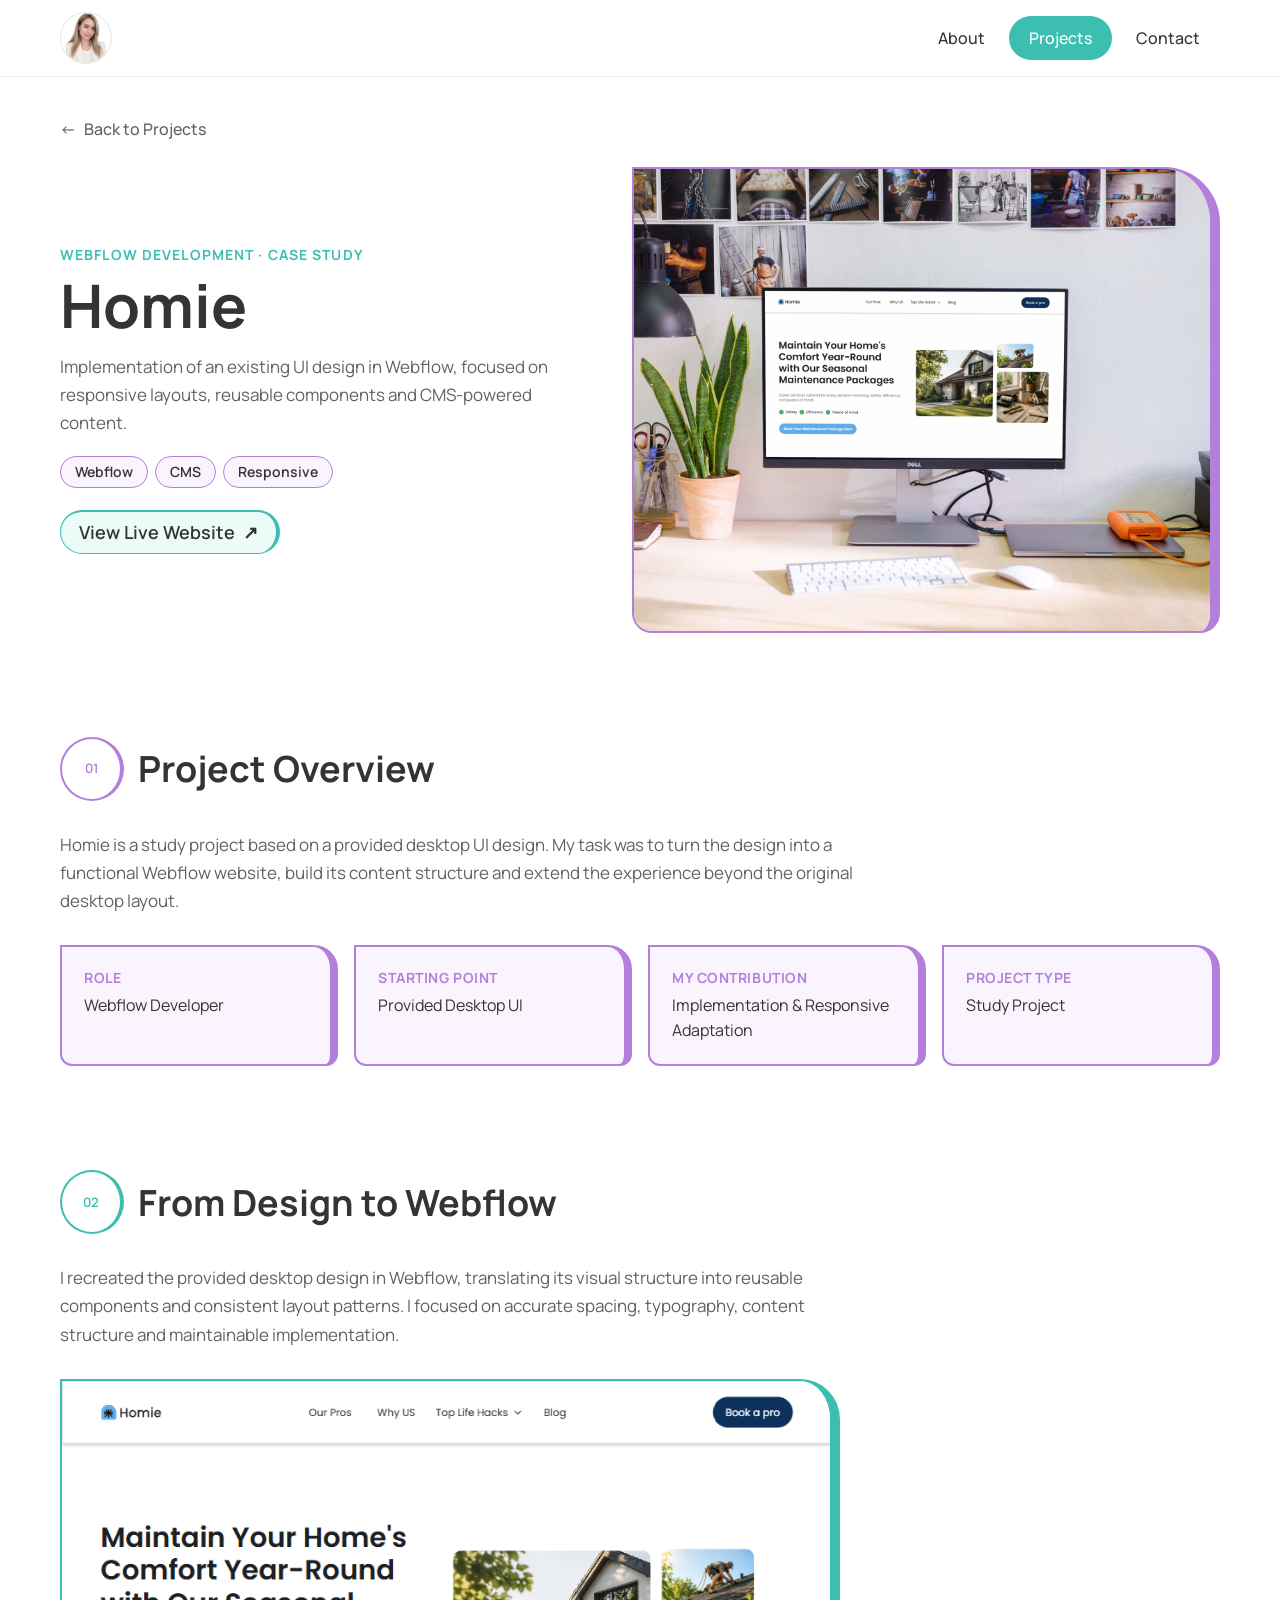
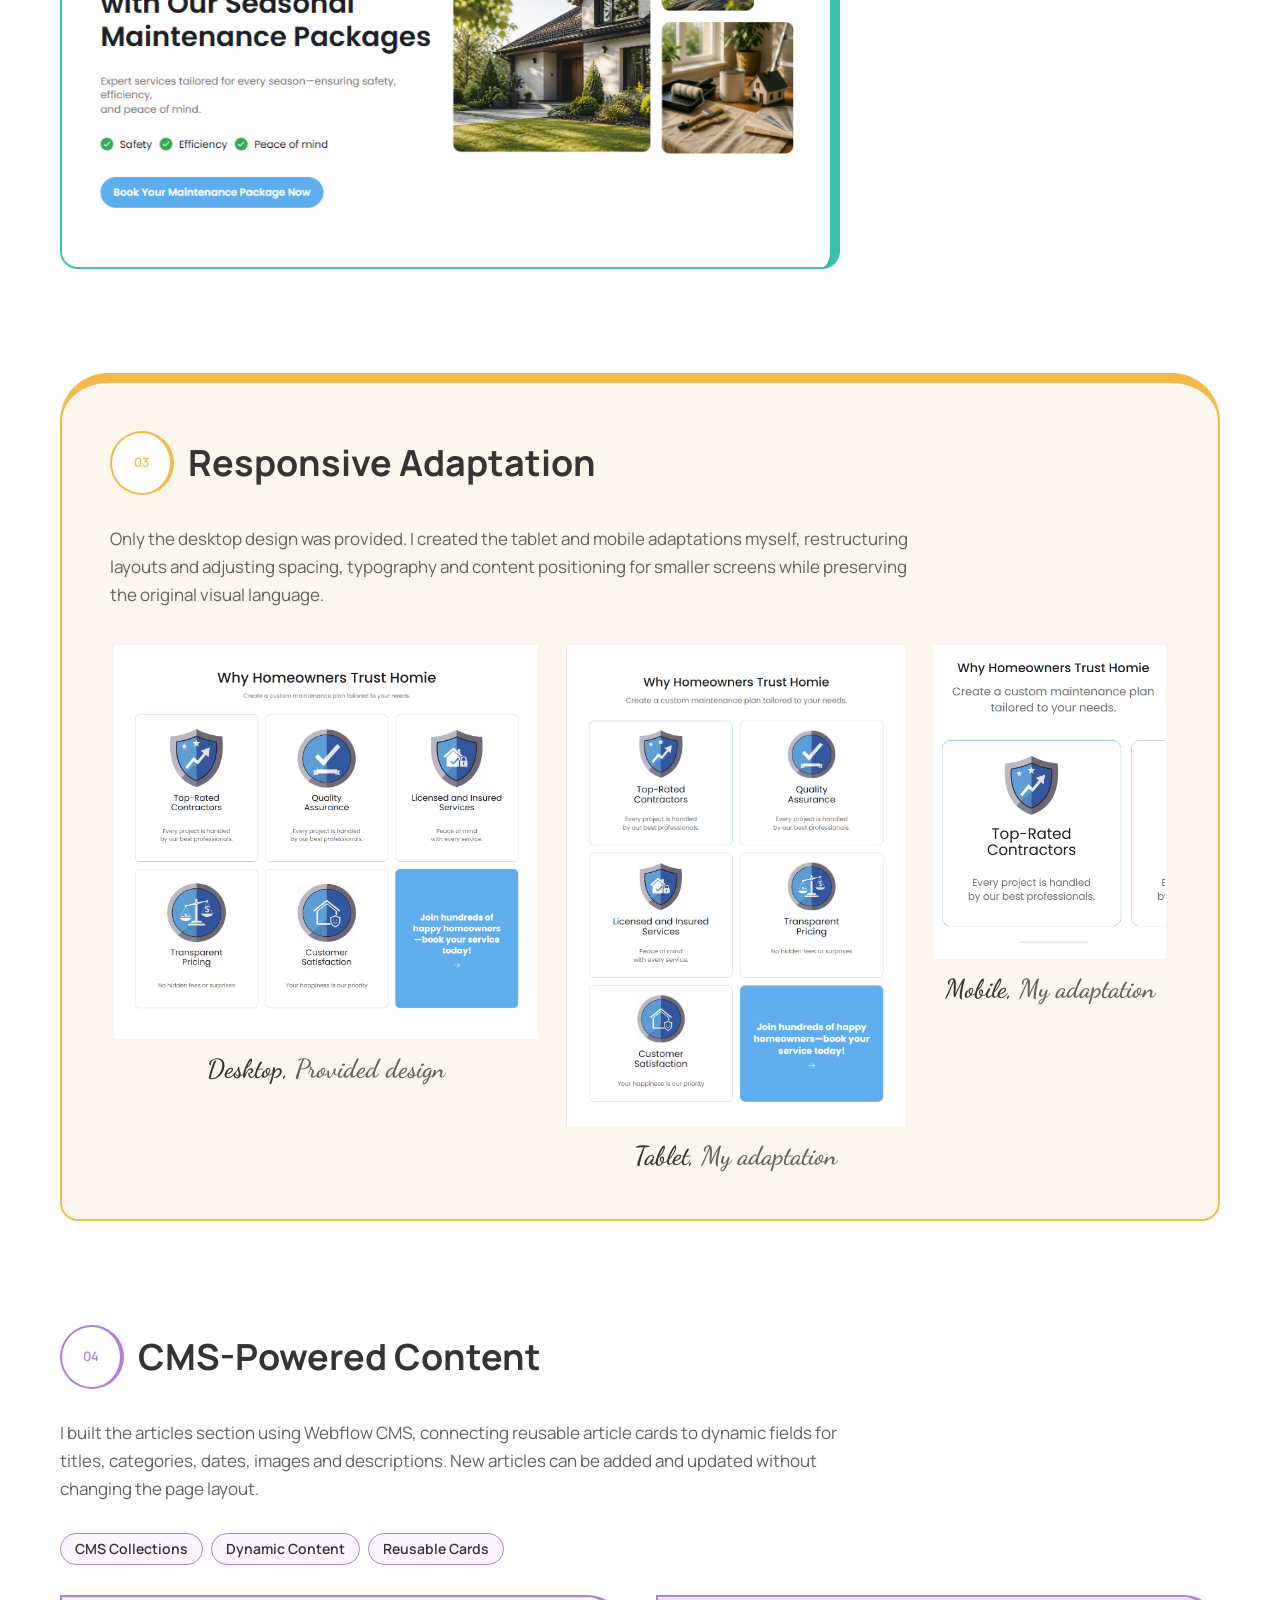
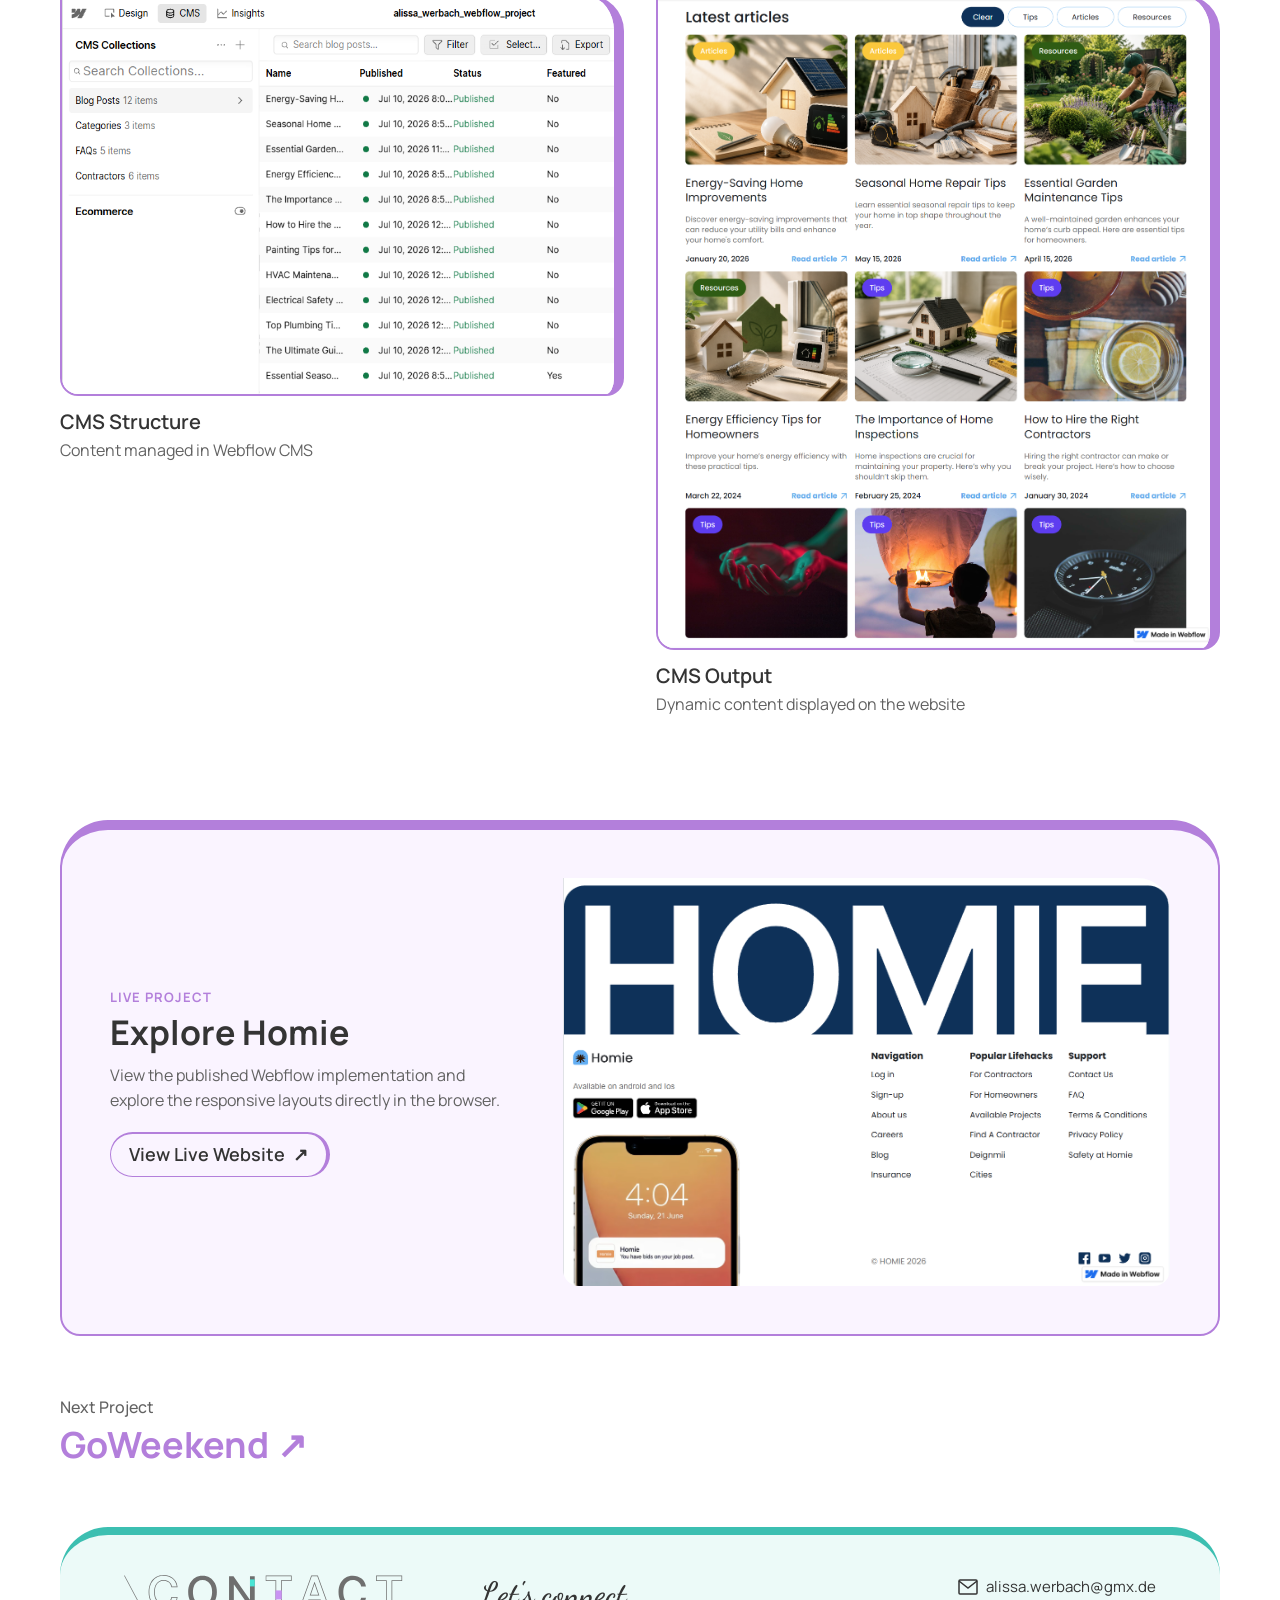
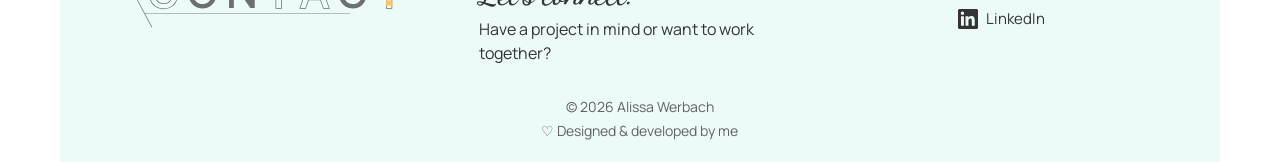
<file: projects/homie.html>
<!DOCTYPE html>
<html lang="en">

<head>
    <meta charset="UTF-8">
    <meta name="viewport" content="width=device-width, initial-scale=1.0">
    <meta name="description"
        content="Homie — responsive Webflow website implementation by Alissa Werbach. Webflow CMS, responsive layouts and reusable components.">
    <title>Homie | Alissa Werbach</title>
    <link rel="preconnect" href="https://fonts.googleapis.com">
    <link rel="preconnect" href="https://fonts.gstatic.com" crossorigin>
    <link
        href="https://fonts.googleapis.com/css2?family=Dancing+Script:wght@400..700&family=Manrope:wght@200..800&display=swap"
        rel="stylesheet">
    <link rel="stylesheet" href="../css/global.css">
    <link rel="stylesheet" href="../css/components.css">
    <link rel="stylesheet" href="../css/homie.css">
</head>

<body>
    <a class="skip-link" href="#main-content">Skip to content</a>

    <header class="header">
        <nav class="nav container" aria-label="Main navigation">
            <a href="../index.html" class="nav__avatar" aria-label="Back to homepage">
                <img src="../images/foto_mobile.png" alt="" width="44" height="44">
            </a>
            <a href="../index.html#about" class="nav__link about">About</a>
            <a href="../projects.html" class="nav__link projects active" aria-current="page">Projects</a>
            <a href="#contact" class="nav__link contact">Contact</a>
        </nav>
    </header>

    <main id="main-content">
        <div class="case-back-wrapper container">
            <a href="../projects.html" class="case-back">
                <span aria-hidden="true">←</span>
                Back to Projects
            </a>
        </div>
        <section class="case-hero container">
            <div class="case-hero__content">
                <p class="case-hero__eyebrow">WEBFLOW DEVELOPMENT · CASE STUDY</p>
                <h1 class="case-hero__title">Homie</h1>
                <p class="case-hero__description">
                    Implementation of an existing UI design in Webflow,
                    focused on responsive layouts, reusable components
                    and CMS-powered content.
                </p>
                <div class="case-hero__tags">
                    <span class="case-tag">Webflow</span>
                    <span class="case-tag">CMS</span>
                    <span class="case-tag">Responsive</span>
                </div>
                <a href="https://alissa-werbach-homie-final-project.webflow.io/" class="cta cta--turquoise"
                    target="_blank" rel="noopener noreferrer">
                    View Live Website
                    <span aria-hidden="true">↗</span>
                </a>
            </div>
            <div class="case-hero__image">
                <img src="../images/homie/homie_hero_Desktop.png" alt="Homie responsive website built in Webflow">
            </div>
        </section>
        <section class="case-section case-section--overview container">
            <div class="case-section__heading">
                <span class="case-section__number" aria-hidden="true">01</span>
                <h2 class="case-section__title">Project Overview</h2>
            </div>
            <div class="case-section__content">
                <p class="case-section__text">
                    Homie is a study project based on a provided desktop UI design.
                    My task was to turn the design into a functional Webflow website,
                    build its content structure and extend the experience beyond the
                    original desktop layout.
                </p>
                <div class="case-info">
                    <div class="case-info__item">
                        <h3 class="case-info__title">Role</h3>
                        <p>Webflow Developer</p>
                    </div>
                    <div class="case-info__item">
                        <h3 class="case-info__title">Starting Point</h3>
                        <p>Provided Desktop UI</p>
                    </div>
                    <div class="case-info__item">
                        <h3 class="case-info__title">My Contribution</h3>
                        <p>Implementation &amp; Responsive Adaptation</p>
                    </div>
                    <div class="case-info__item">
                        <h3 class="case-info__title">Project Type</h3>
                        <p>Study Project</p>
                    </div>
                </div>
            </div>
        </section>
        <section class="case-section case-section--implementation container">
            <div class="case-section__heading">
                <span class="case-section__number" aria-hidden="true">02</span>
                <h2 class="case-section__title">From Design to Webflow</h2>
            </div>
            <div class="case-section__content">
                <p class="case-section__text">
                    I recreated the provided desktop design in Webflow,
                    translating its visual structure into reusable components
                    and consistent layout patterns. I focused on accurate spacing,
                    typography, content structure and maintainable implementation.
                </p>
                <div class="case-scroll">
                    <img src="../images/homie/homie_fullpage.png" alt="Full Homie homepage implemented in Webflow"
                        class="case-scroll__image zoomable-image">
                </div>
            </div>
        </section>
        <section class="case-section case-section--responsive">
            <div class="container">
                <div class="case-section__heading">
                    <span class="case-section__number" aria-hidden="true">03</span>
                    <h2 class="case-section__title">Responsive Adaptation</h2>
                </div>
                <p class="case-section__text">
                    Only the desktop design was provided. I created the tablet
                    and mobile adaptations myself, restructuring layouts and
                    adjusting spacing, typography and content positioning for
                    smaller screens while preserving the original visual language.
                </p>
                <div class="responsive-showcase">
                    <figure class="responsive-showcase__item">
                        <div class="responsive-showcase__image">
                            <img src="../images/homie/desktop_sec.png" alt="Homie desktop layout" loading="lazy"
                                class="zoomable-image">
                        </div>
                        <figcaption>
                            Desktop,
                            <span>Provided design</span>
                        </figcaption>
                    </figure>
                    <figure class="responsive-showcase__item">
                        <div class="responsive-showcase__image">
                            <img src="../images/homie/tablet_sec.png" alt="Homie tablet layout" loading="lazy"
                                class="zoomable-image">
                        </div>
                        <figcaption>
                            Tablet,
                            <span>My adaptation</span>
                        </figcaption>
                    </figure>
                    <figure class="responsive-showcase__item">
                        <div class="responsive-showcase__image">
                            <img src="../images/homie/mobile_sec.png" alt="Homie mobile layout" loading="lazy"
                                class="zoomable-image">
                        </div>
                        <figcaption>
                            Mobile,
                            <span>My adaptation</span>
                        </figcaption>
                    </figure>
                </div>
            </div>
        </section>
        <section class="case-section case-section--cms container">
            <div class="case-section__heading">
                <span class="case-section__number" aria-hidden="true">04</span>
                <h2 class="case-section__title">CMS-Powered Content</h2>
            </div>
            <div class="case-section__content">
                <p class="case-section__text">
                    I built the articles section using Webflow CMS, connecting
                    reusable article cards to dynamic fields for titles, categories,
                    dates, images and descriptions. New articles can be added and
                    updated without changing the page layout.
                </p>
                <div class="case-feature-tags">
                    <span class="case-tag">CMS Collections</span>
                    <span class="case-tag">Dynamic Content</span>
                    <span class="case-tag">Reusable Cards</span>
                </div>
                <div class="cms-showcase">
                    <figure class="cms-showcase__item">
                        <div class="cms-showcase__image">
                            <img src="../images/homie/cms_structure.png"
                                alt="Webflow CMS collection used for Homie articles" loading="lazy"
                                class="zoomable-image">
                        </div>
                        <figcaption>
                            <strong>CMS Structure</strong>
                            <span>Content managed in Webflow CMS</span>
                        </figcaption>
                    </figure>
                    <figure class="cms-showcase__item">
                        <div class="cms-showcase__image">
                            <img src="../images/homie/cms_web.png" alt="Homie articles page using dynamic CMS content"
                                loading="lazy" class="zoomable-image">
                        </div>
                        <figcaption>
                            <strong>CMS Output</strong>
                            <span>Dynamic content displayed on the website</span>
                        </figcaption>
                    </figure>
                </div>
            </div>
        </section>
        <section class="case-live container">
            <div class="case-live__content">
                <p class="case-live__eyebrow">LIVE PROJECT</p>
                <h2 class="case-live__title">Explore Homie</h2>
                <p class="case-live__text">
                    View the published Webflow implementation and explore
                    the responsive layouts directly in the browser.
                </p>
                <a href="https://alissa-werbach-homie-final-project.webflow.io/" class="cta cta--purple" target="_blank"
                    rel="noopener noreferrer">
                    View Live Website
                    <span aria-hidden="true">↗</span>
                </a>
            </div>
            <div class="case-live__image">
                <img src="../images/homie/homie_footer.png" alt="Final Homie Webflow implementation" loading="lazy">
            </div>
        </section>
        <section class="case-next container">
            <p class="case-next__label">Next Project</p>
            <a href="./goweekend.html" class="case-next__link">
                GoWeekend
                <span aria-hidden="true">↗</span>
            </a>
        </section>
    </main>

    <footer class="footer" id="contact">
        <div class="footer__content container">
            <img class="footer__title" src="../images/contact.svg" alt="" aria-hidden="true">
            <div class="footer__intro">
                <h2 class="footer__heading">Let's connect.</h2>
                <p class="footer__description">Have a project in mind or want to work together?</p>
            </div>
            <div class="footer__links">
                <a href="mailto:alissa.werbach@gmx.de" class="footer__link">
                    <svg class="footer__icon" viewBox="0 0 24 24" fill="none" stroke="currentColor" stroke-width="1.5"
                        aria-hidden="true">
                        <rect x="3" y="5" width="18" height="14" rx="1" />
                        <path d="m3 6 9 7 9-7" />
                    </svg>
                    <span>alissa.werbach@gmx.de</span>
                </a>
                <a href="https://www.linkedin.com/in/alissa-werbach/" class="footer__link" target="_blank"
                    rel="noopener noreferrer">
                    <svg class="footer__icon" viewBox="0 0 24 24" fill="currentColor" aria-hidden="true">
                        <path
                            d="M20.45 2H3.55C2.69 2 2 2.68 2 3.52v16.96c0 .84.69 1.52 1.55 1.52h16.9c.86 0 1.55-.68 1.55-1.52V3.52c0-.84-.69-1.52-1.55-1.52ZM7.93 18.75H4.98V9.2h2.95v9.55ZM6.45 7.9a1.71 1.71 0 1 1 0-3.42 1.71 1.71 0 0 1 0 3.42Zm12.3 10.85H15.8V14.1c0-1.11-.02-2.54-1.55-2.54-1.55 0-1.79 1.21-1.79 2.46v4.73H9.51V9.2h2.83v1.3h.04c.39-.74 1.36-1.53 2.79-1.53 2.98 0 3.58 1.96 3.58 4.51v5.27Z" />
                    </svg>
                    <span>LinkedIn</span>
                </a>
            </div>
            <div class="footer__bottom">
                <p>© 2026 Alissa Werbach</p>
                <p>♡ Designed &amp; developed by me</p>
            </div>
        </div>
    </footer>
    <script src="../js/main.js"></script>
</body>

</html>
</file>
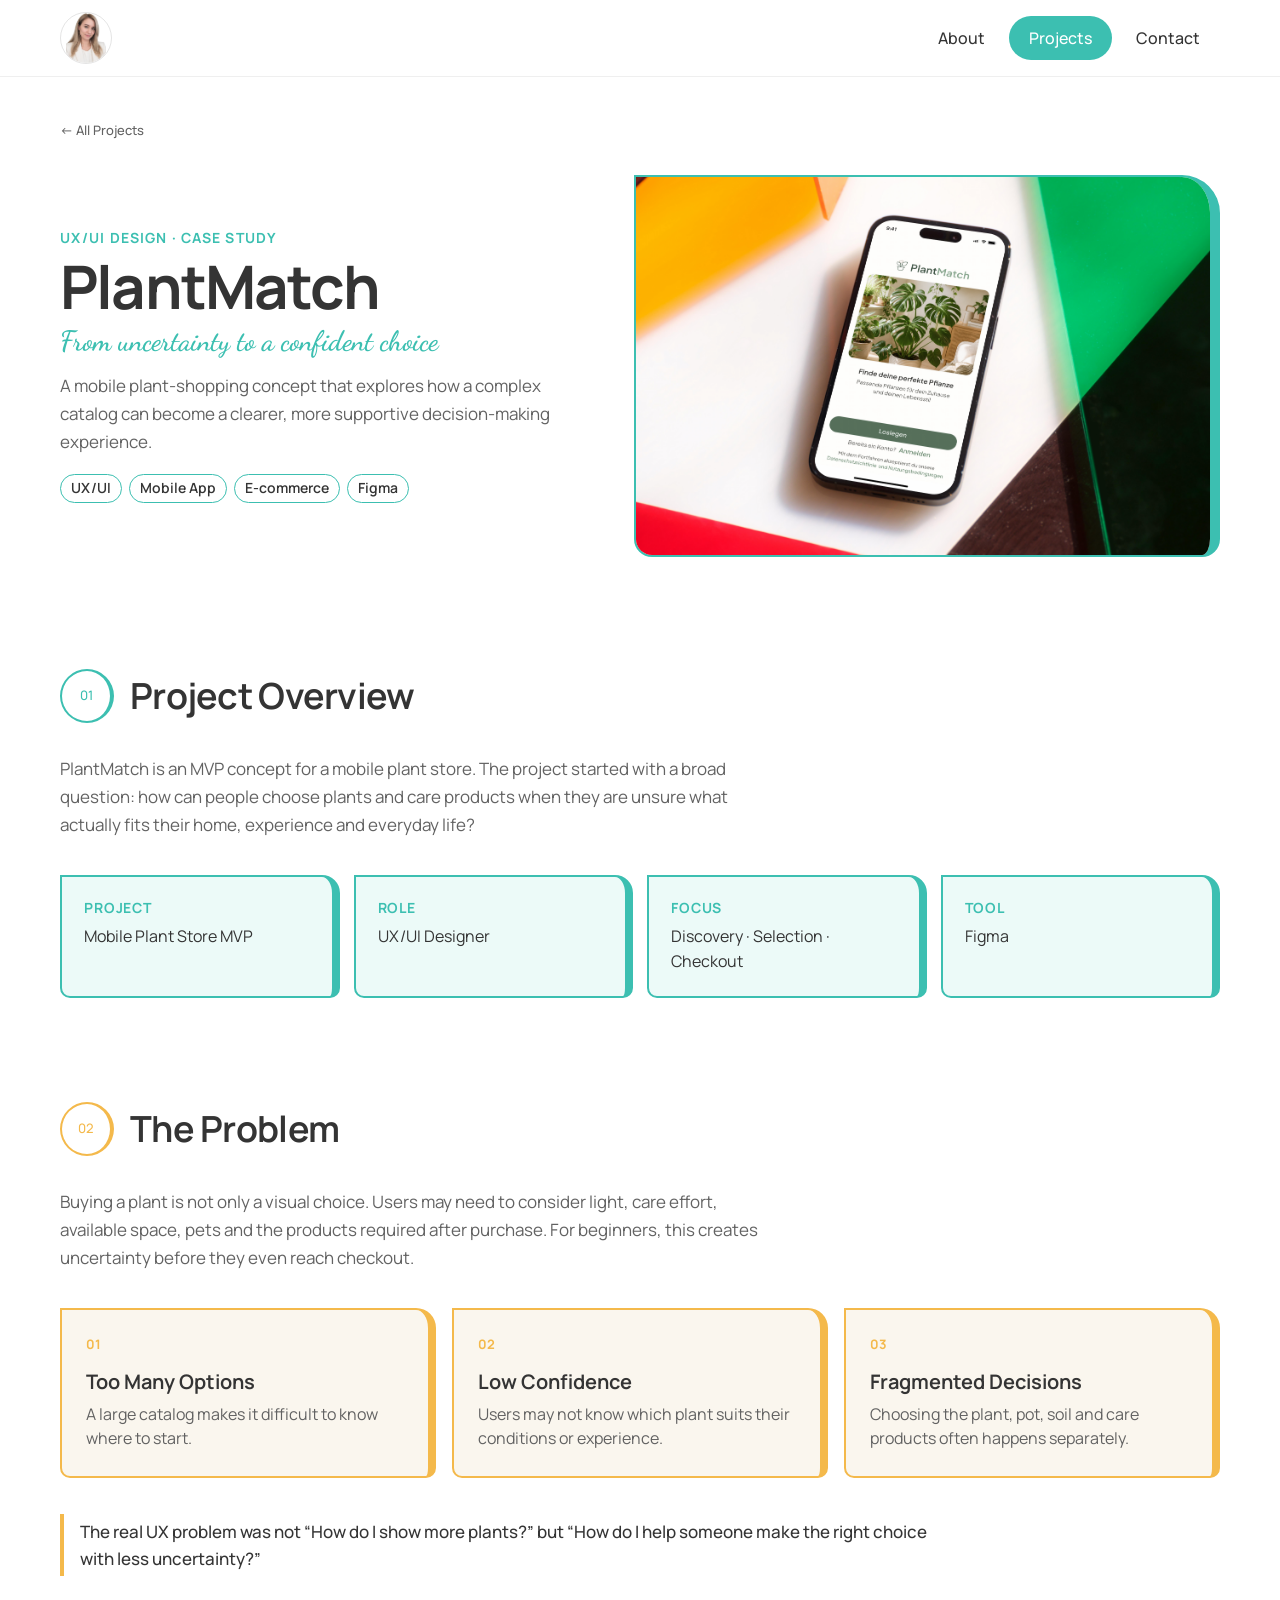
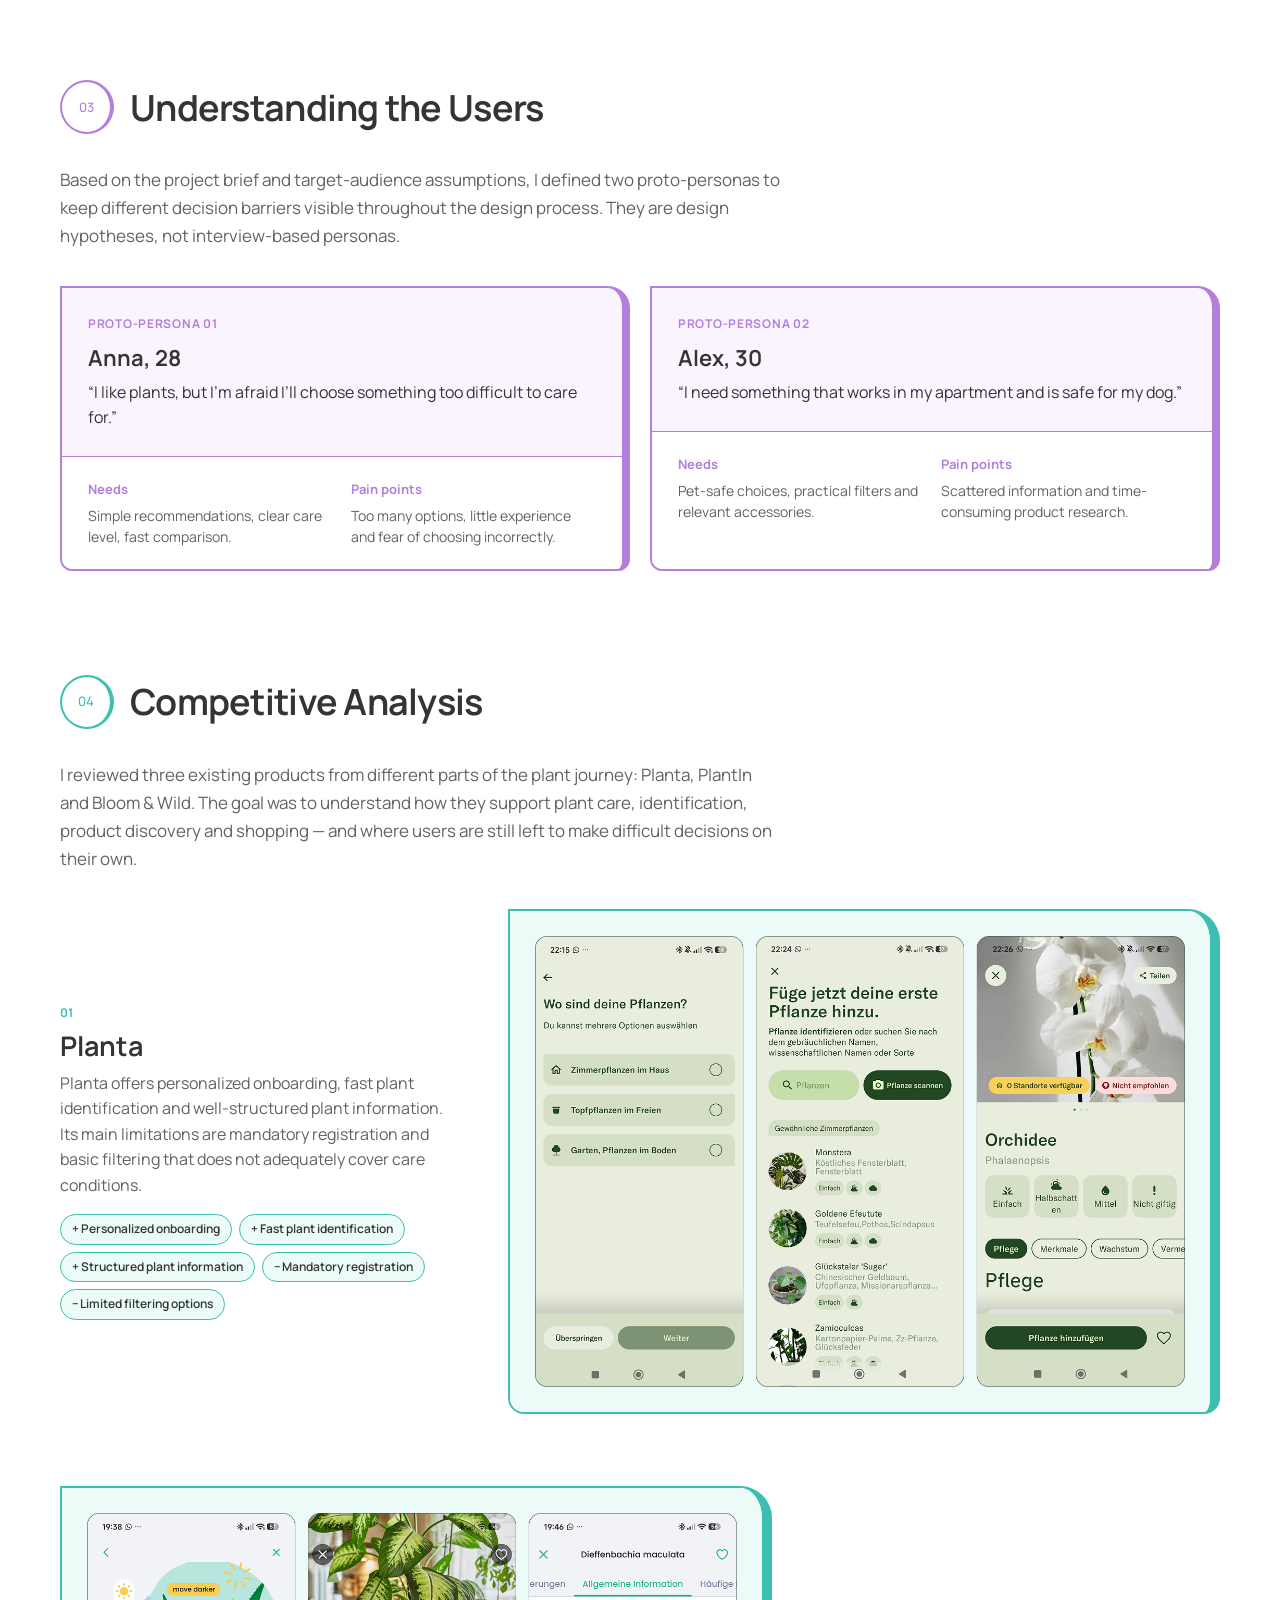
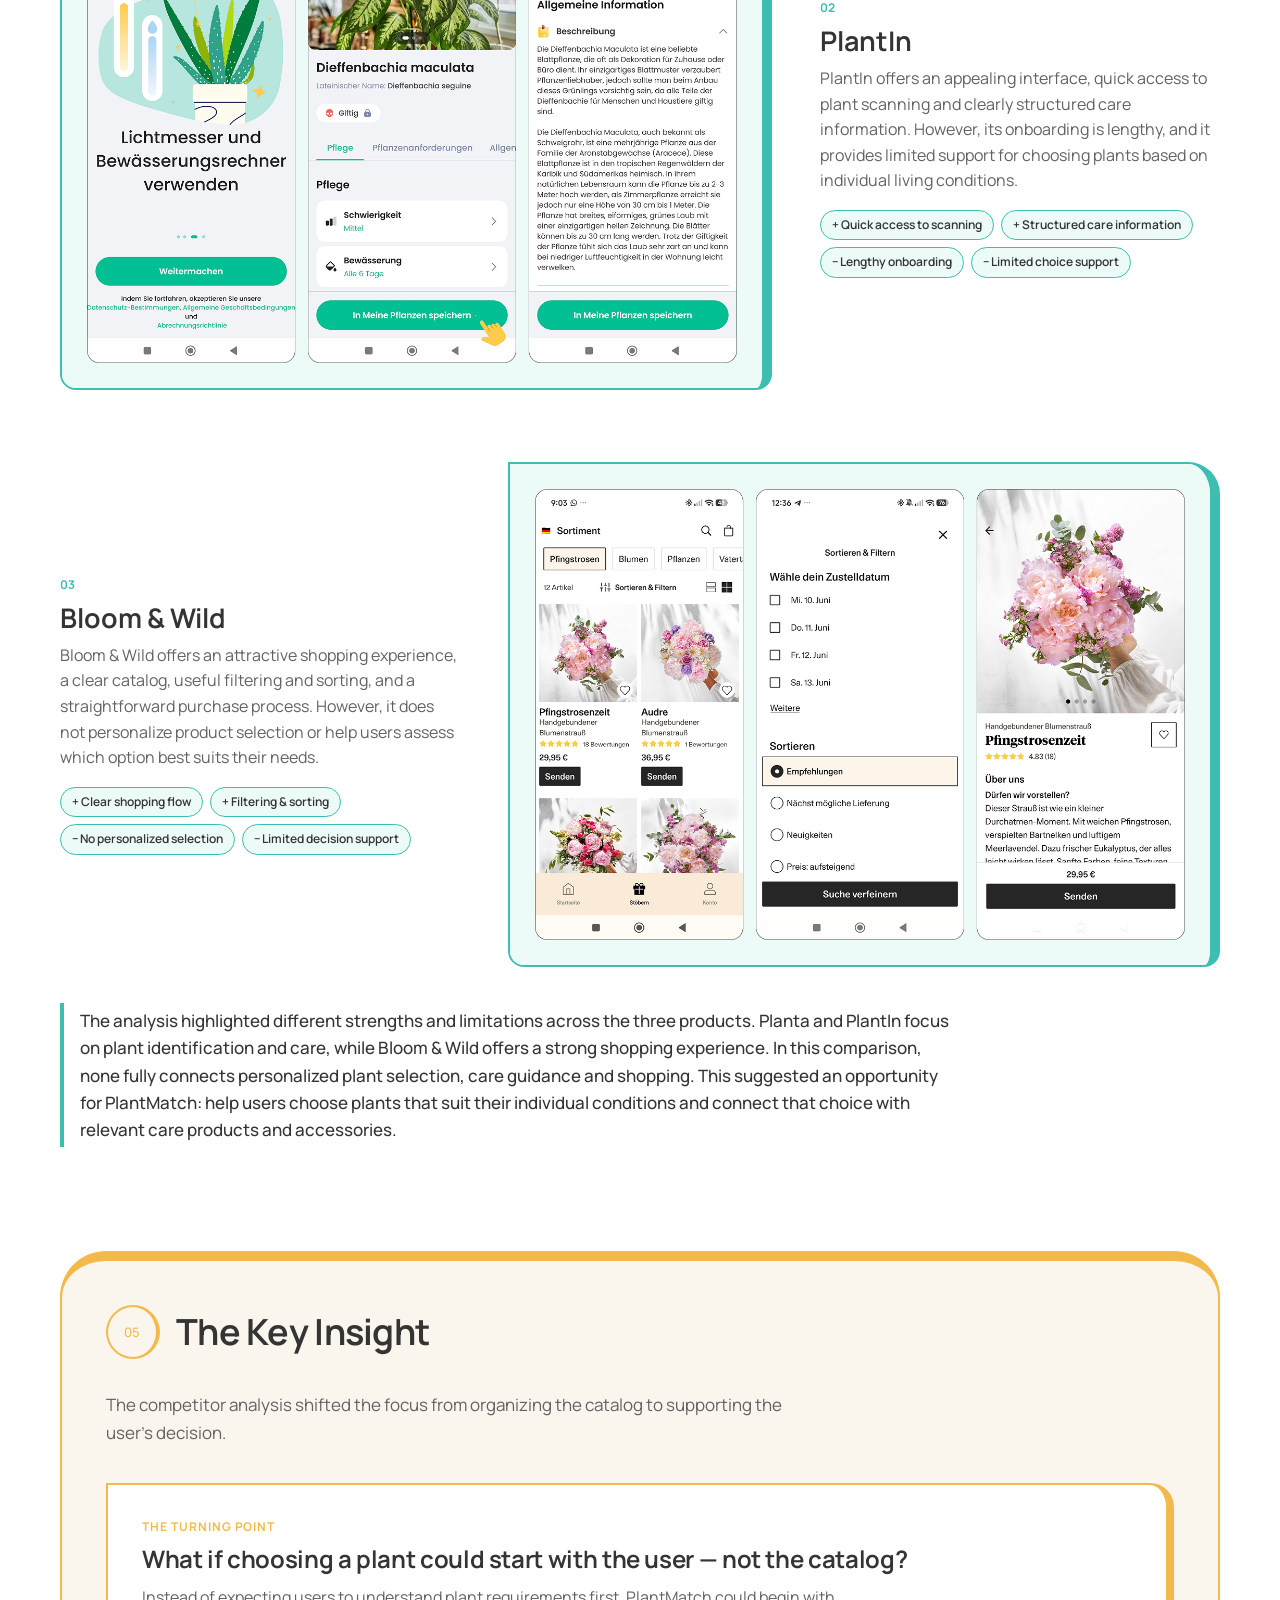
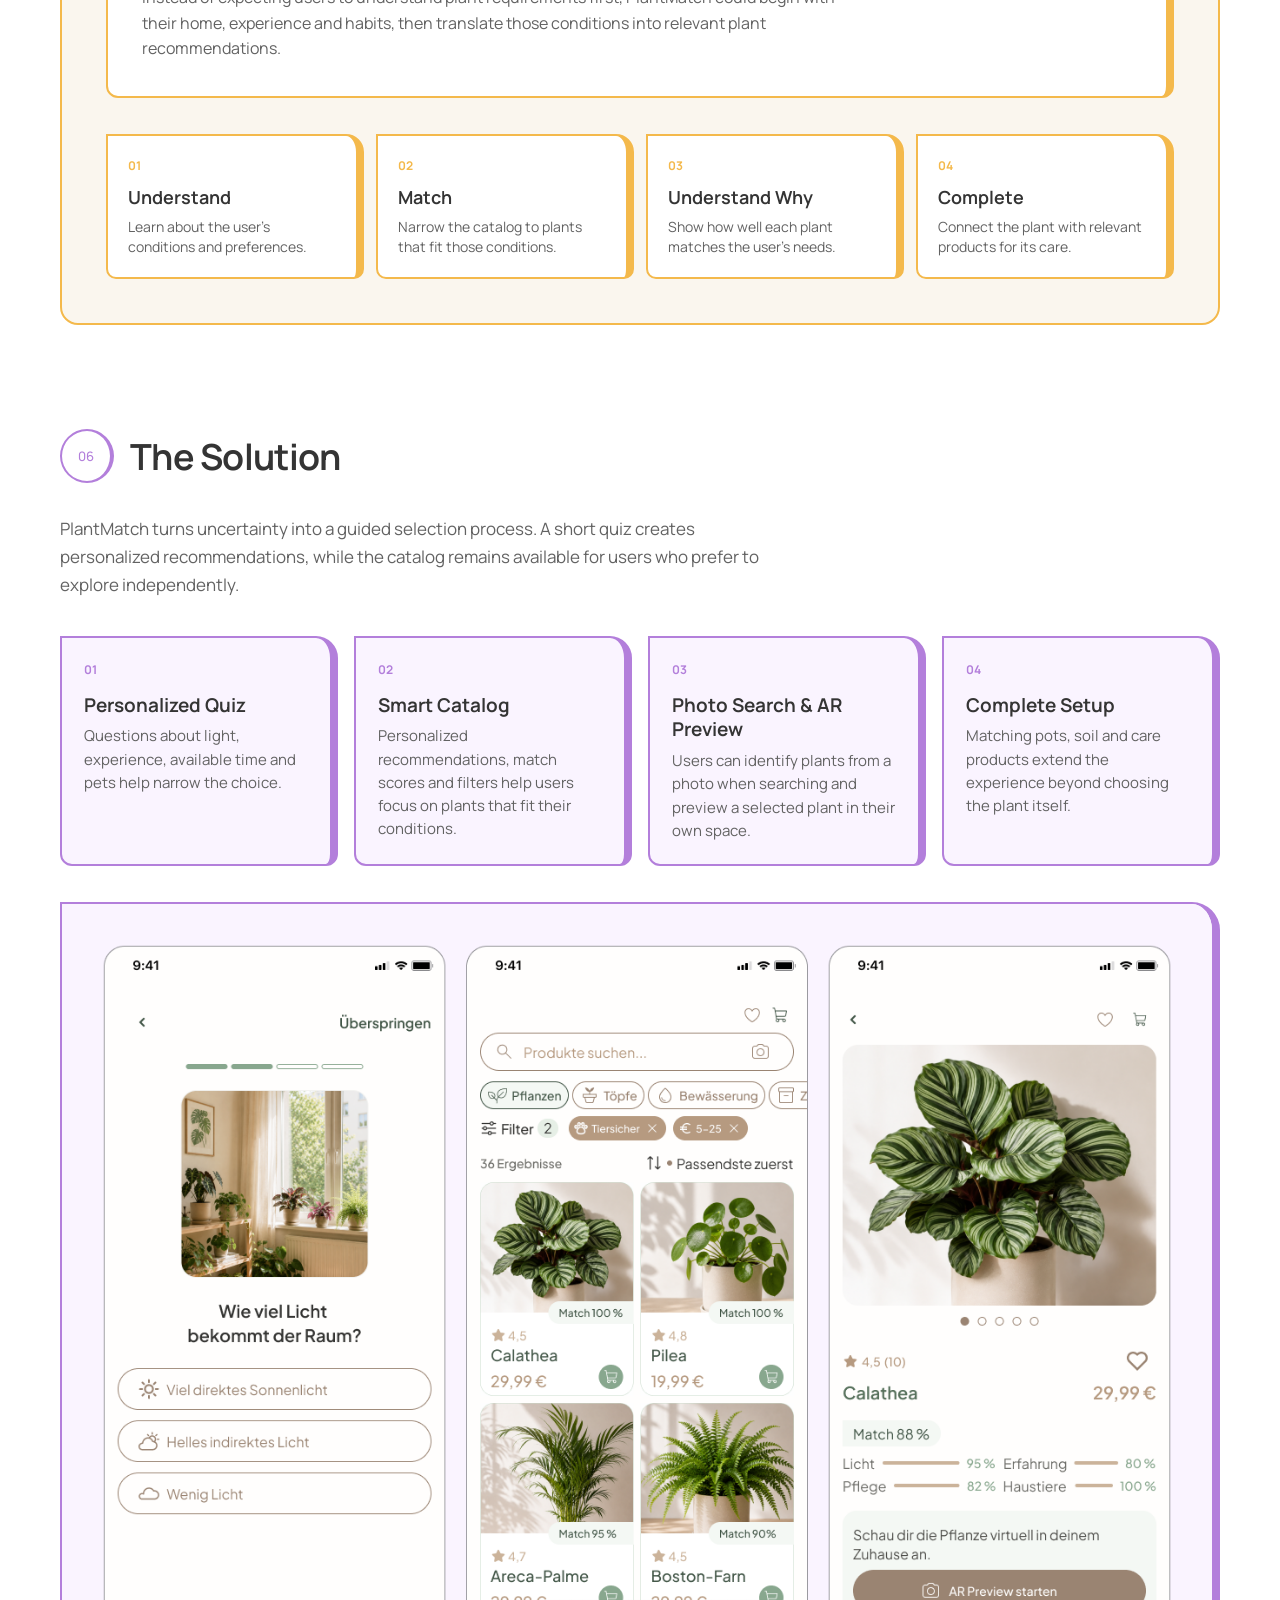
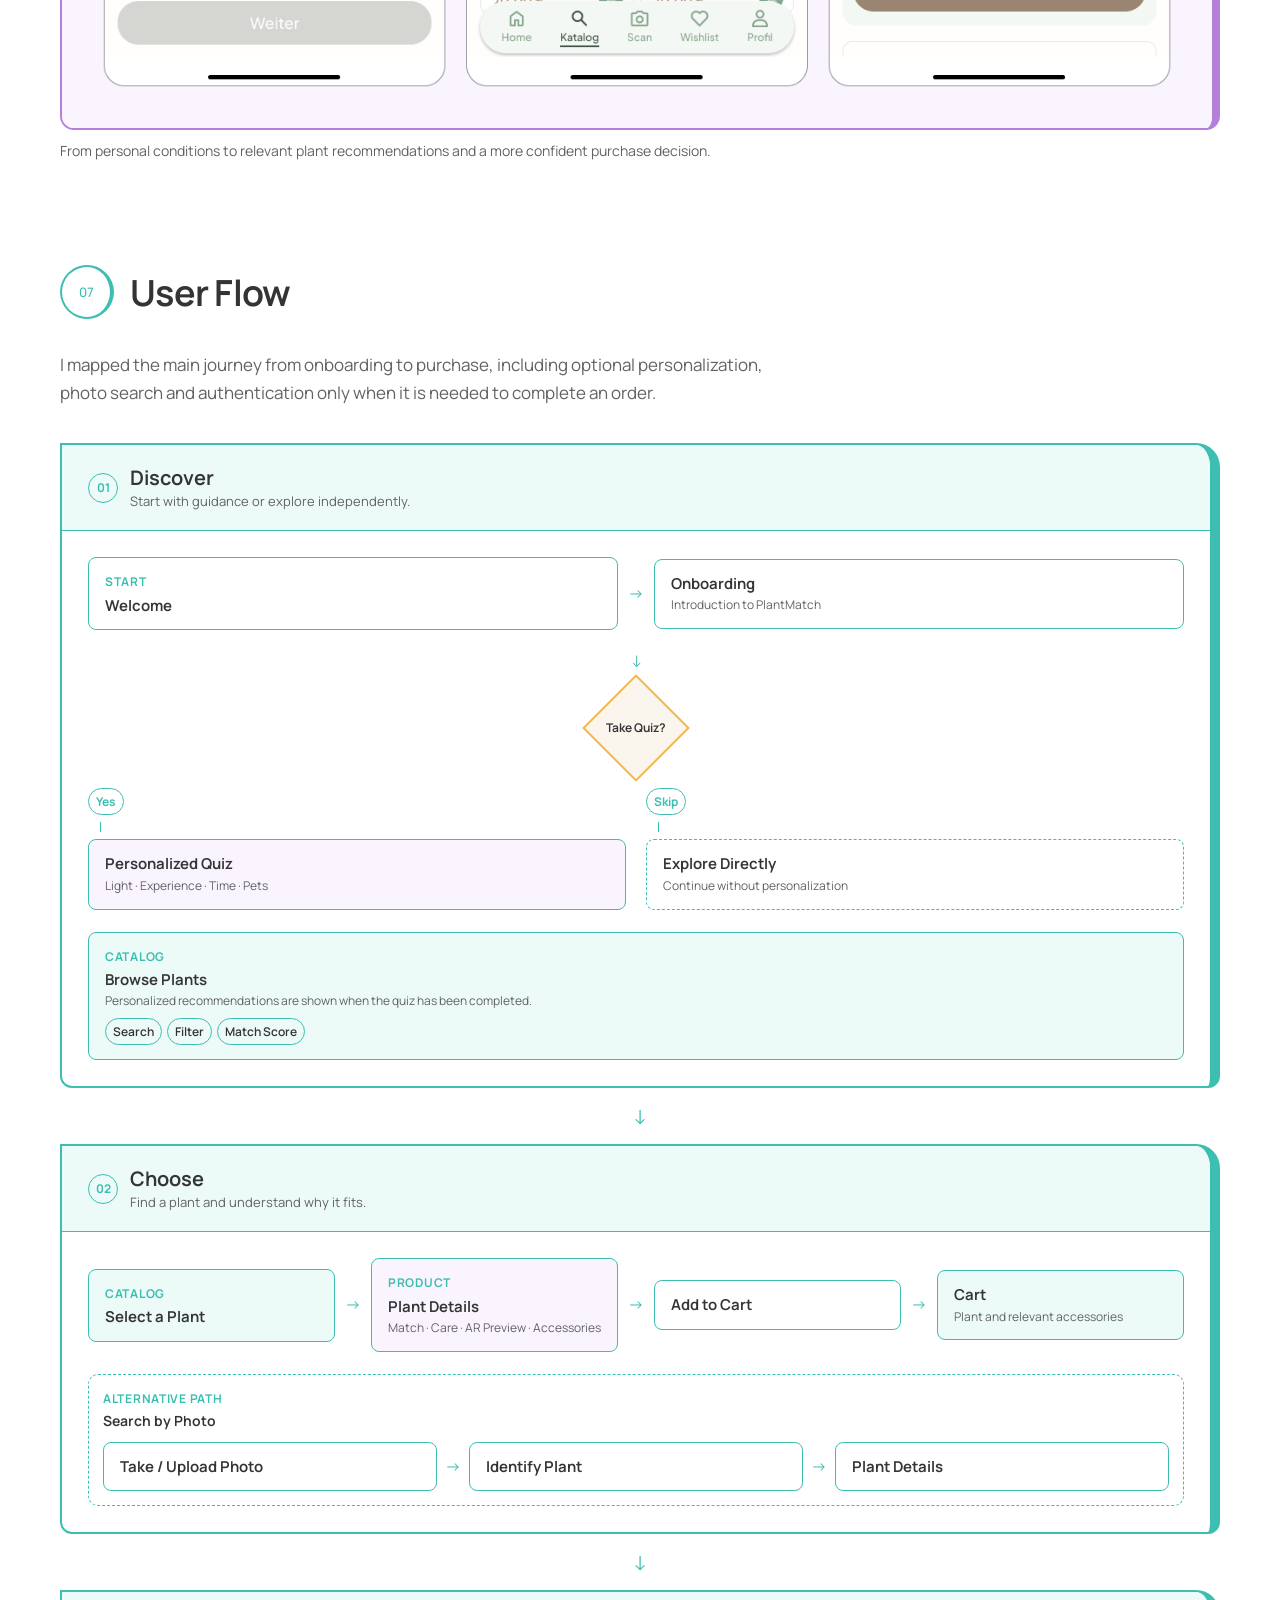
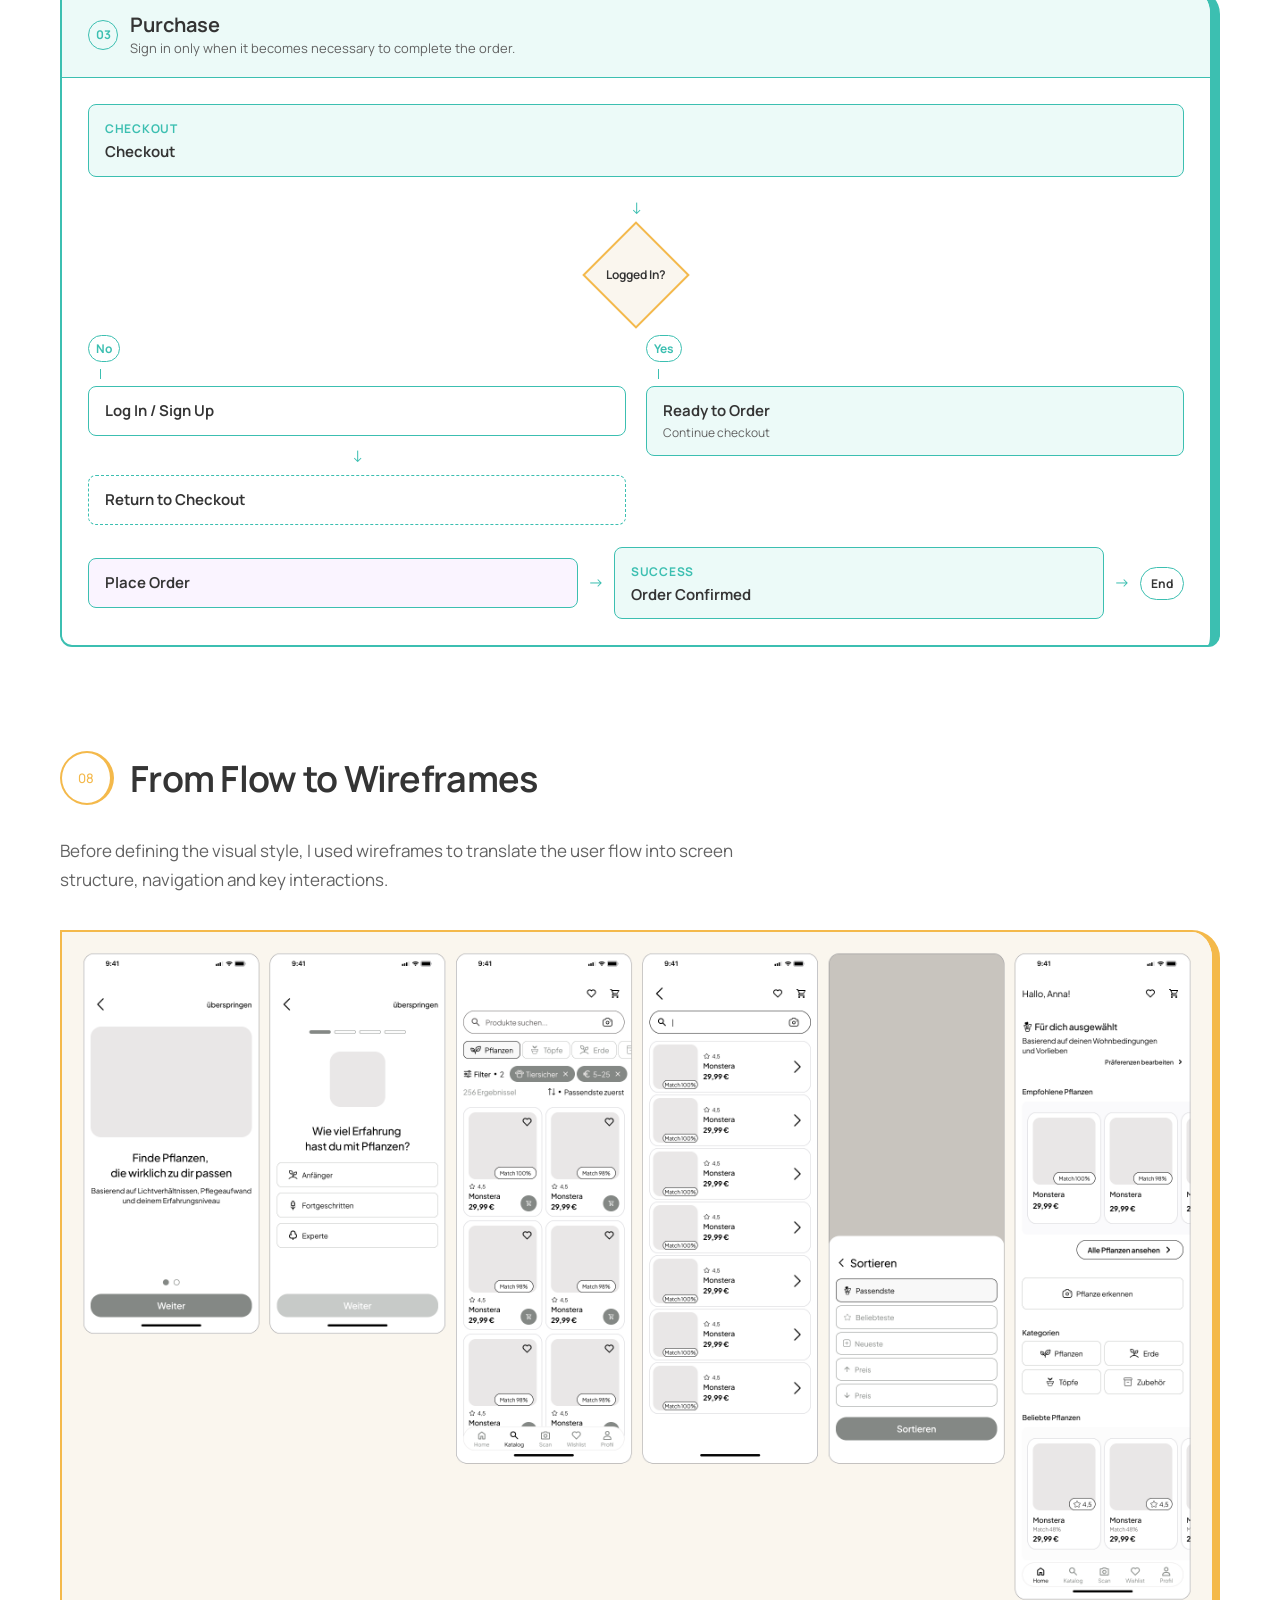
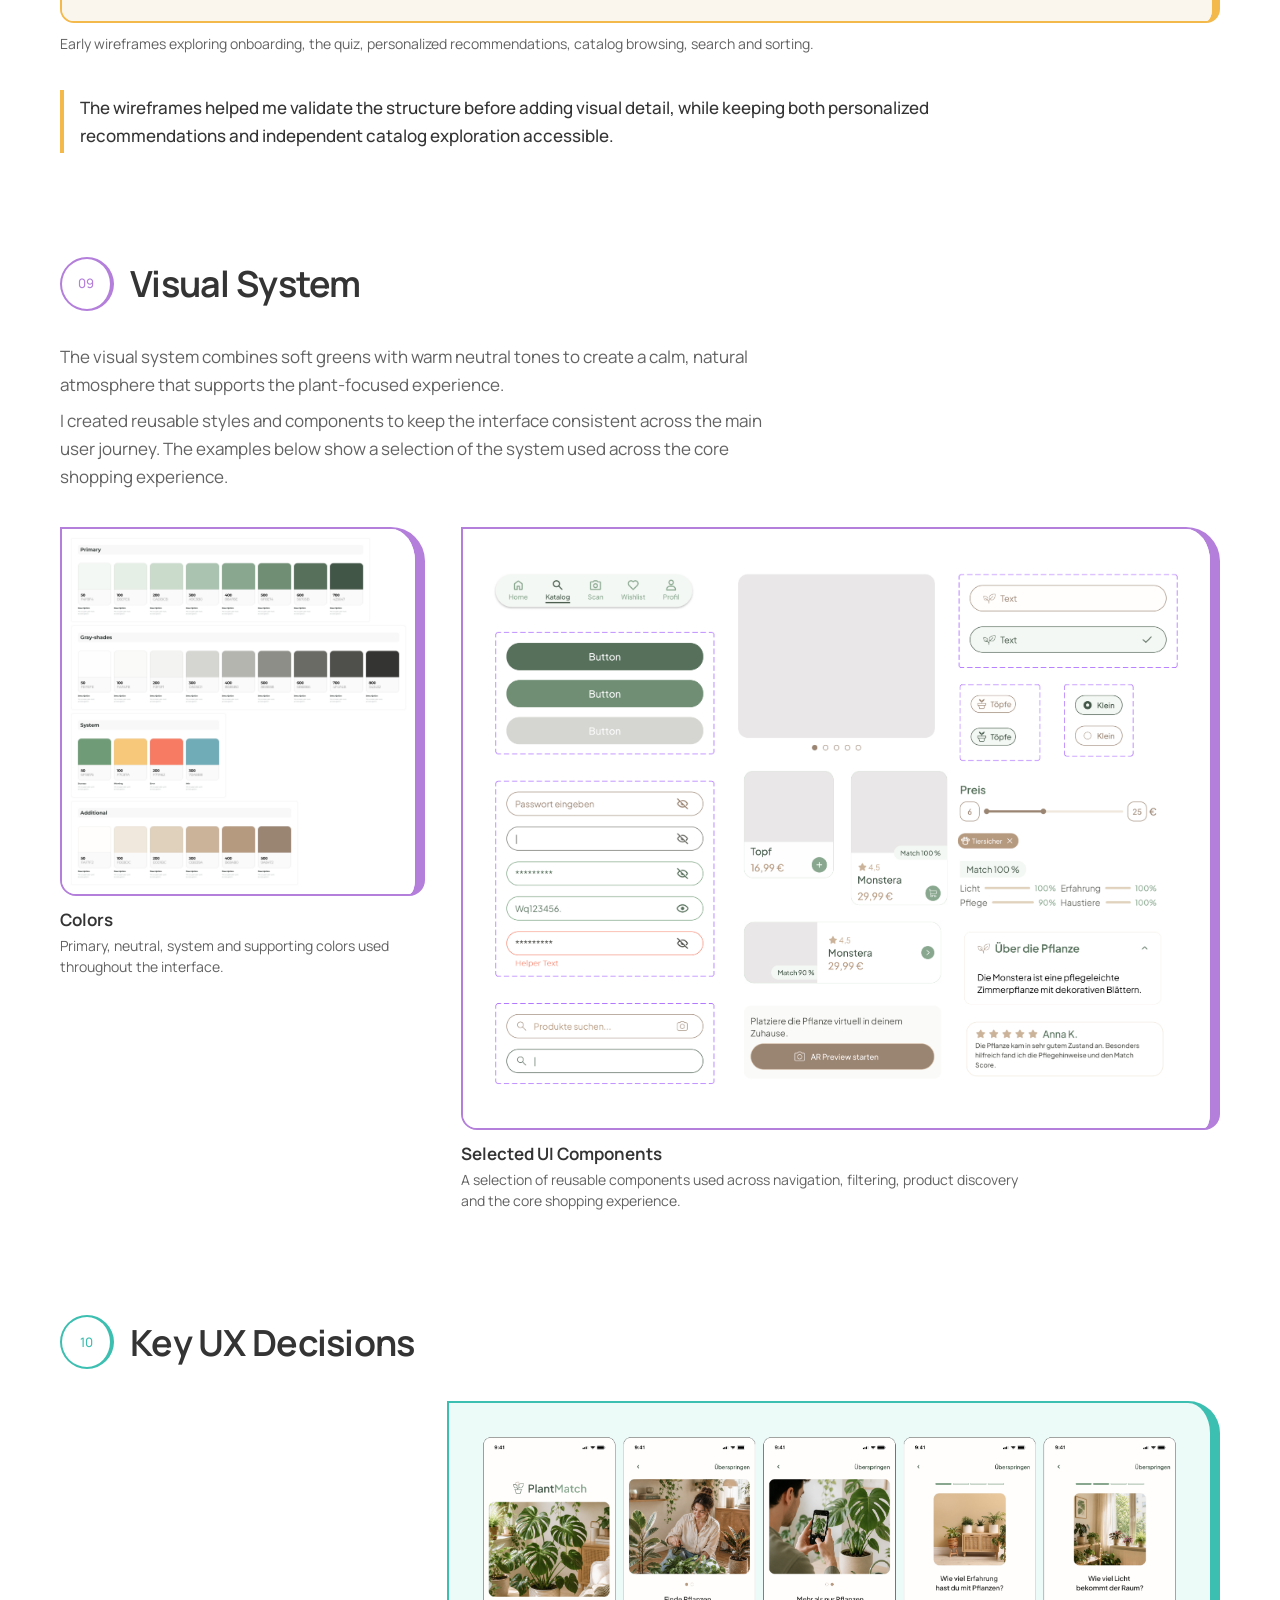
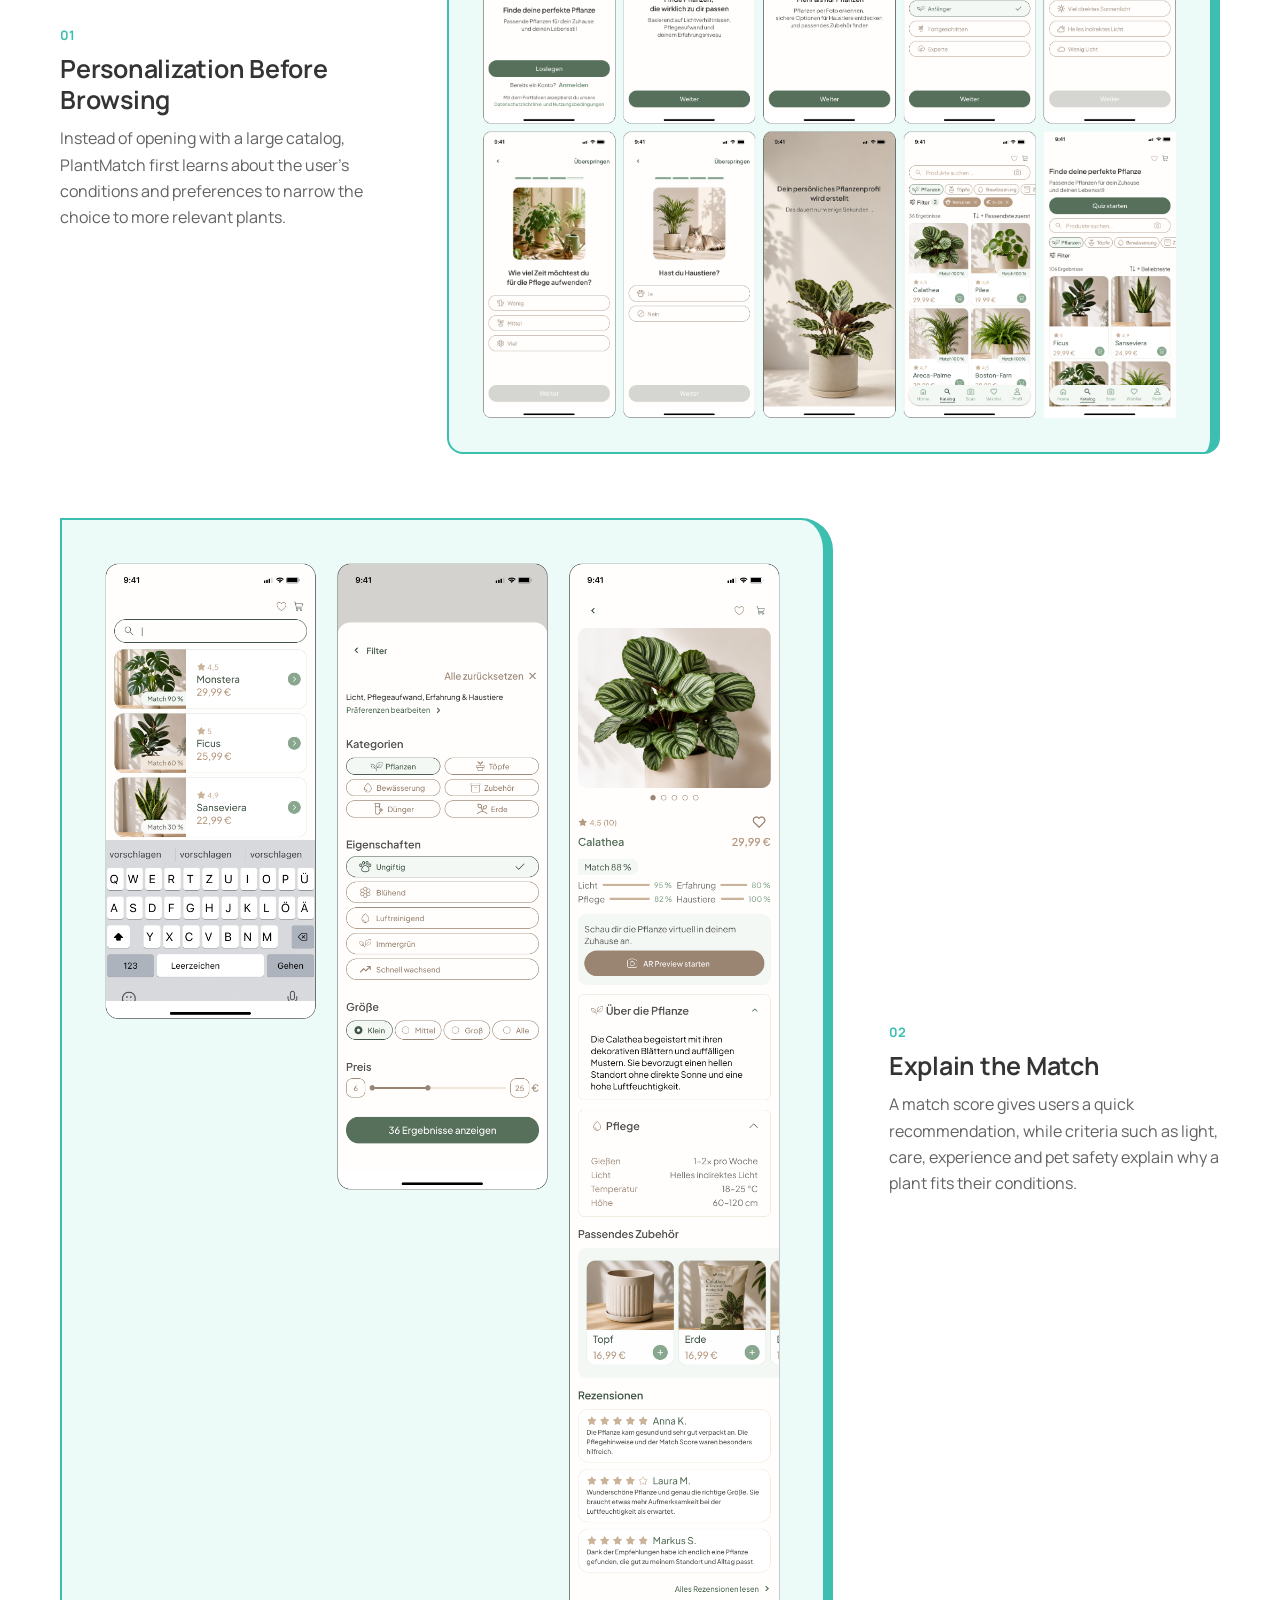
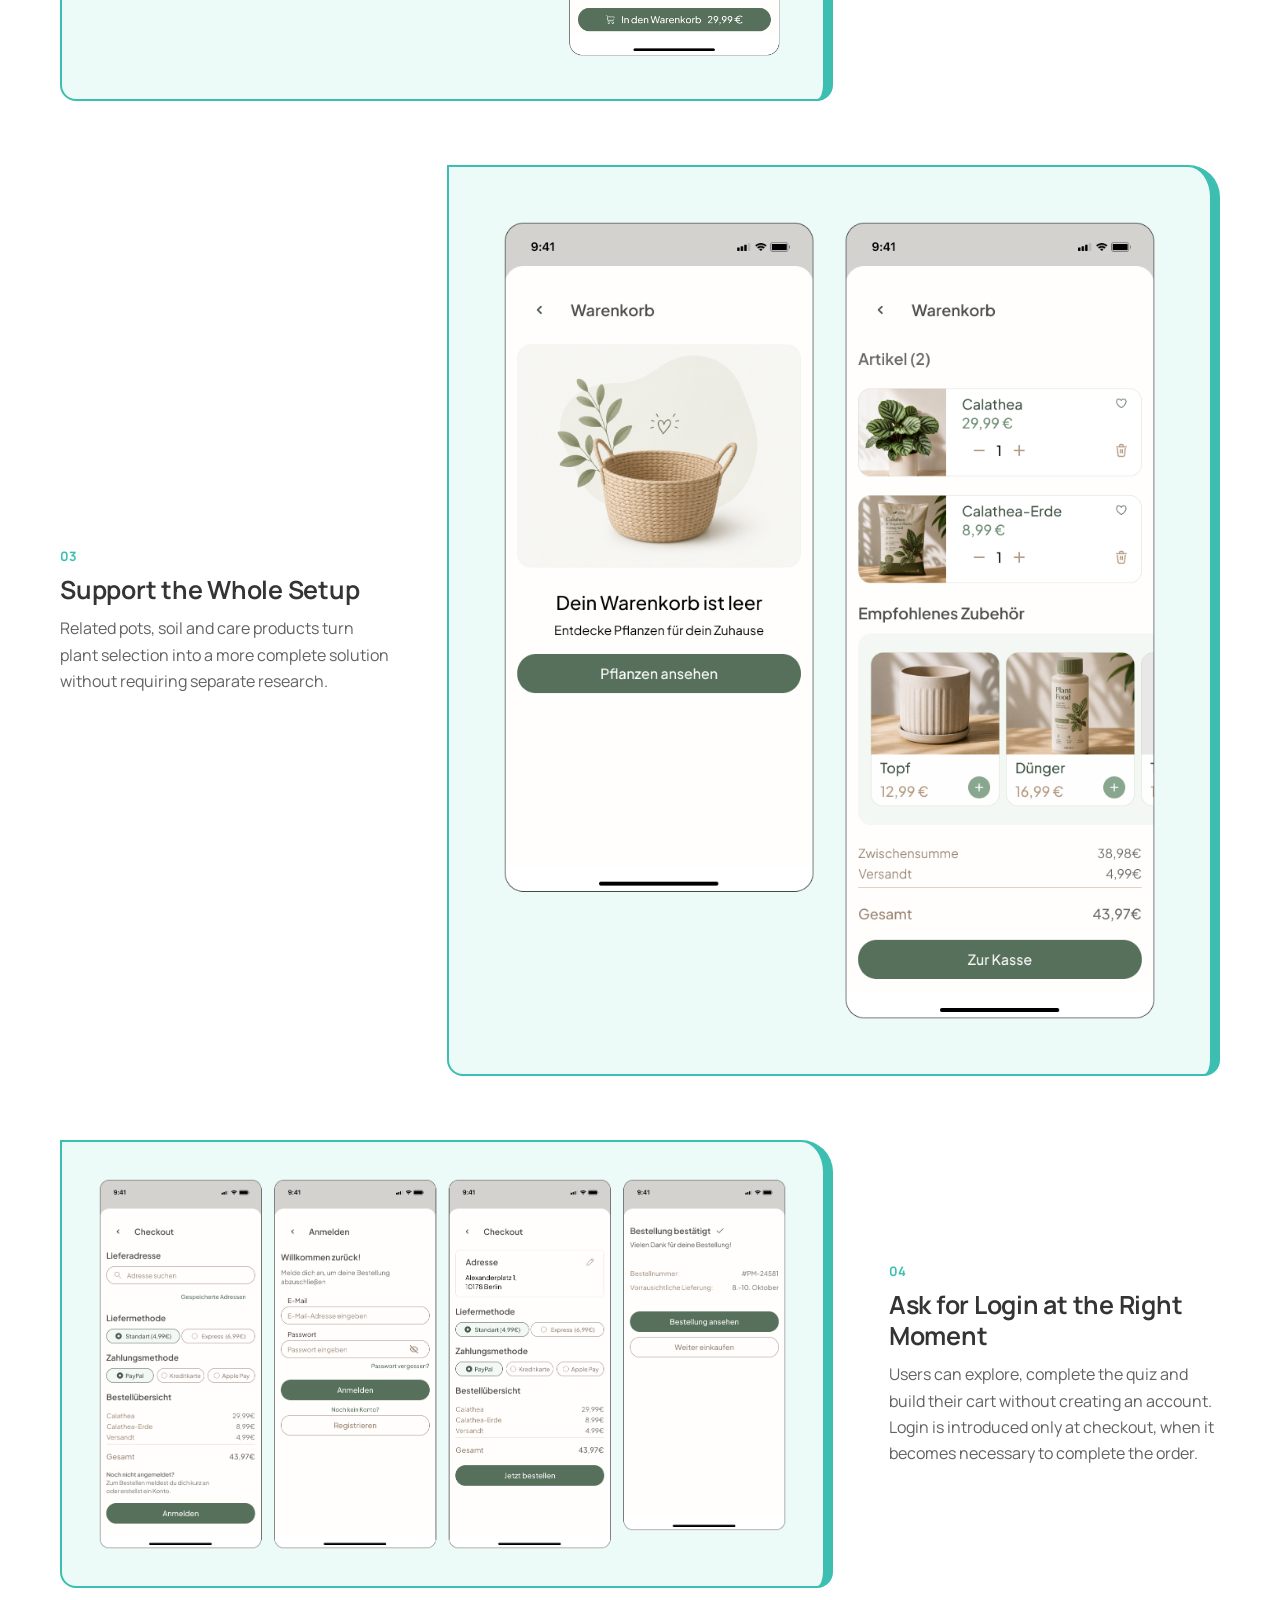
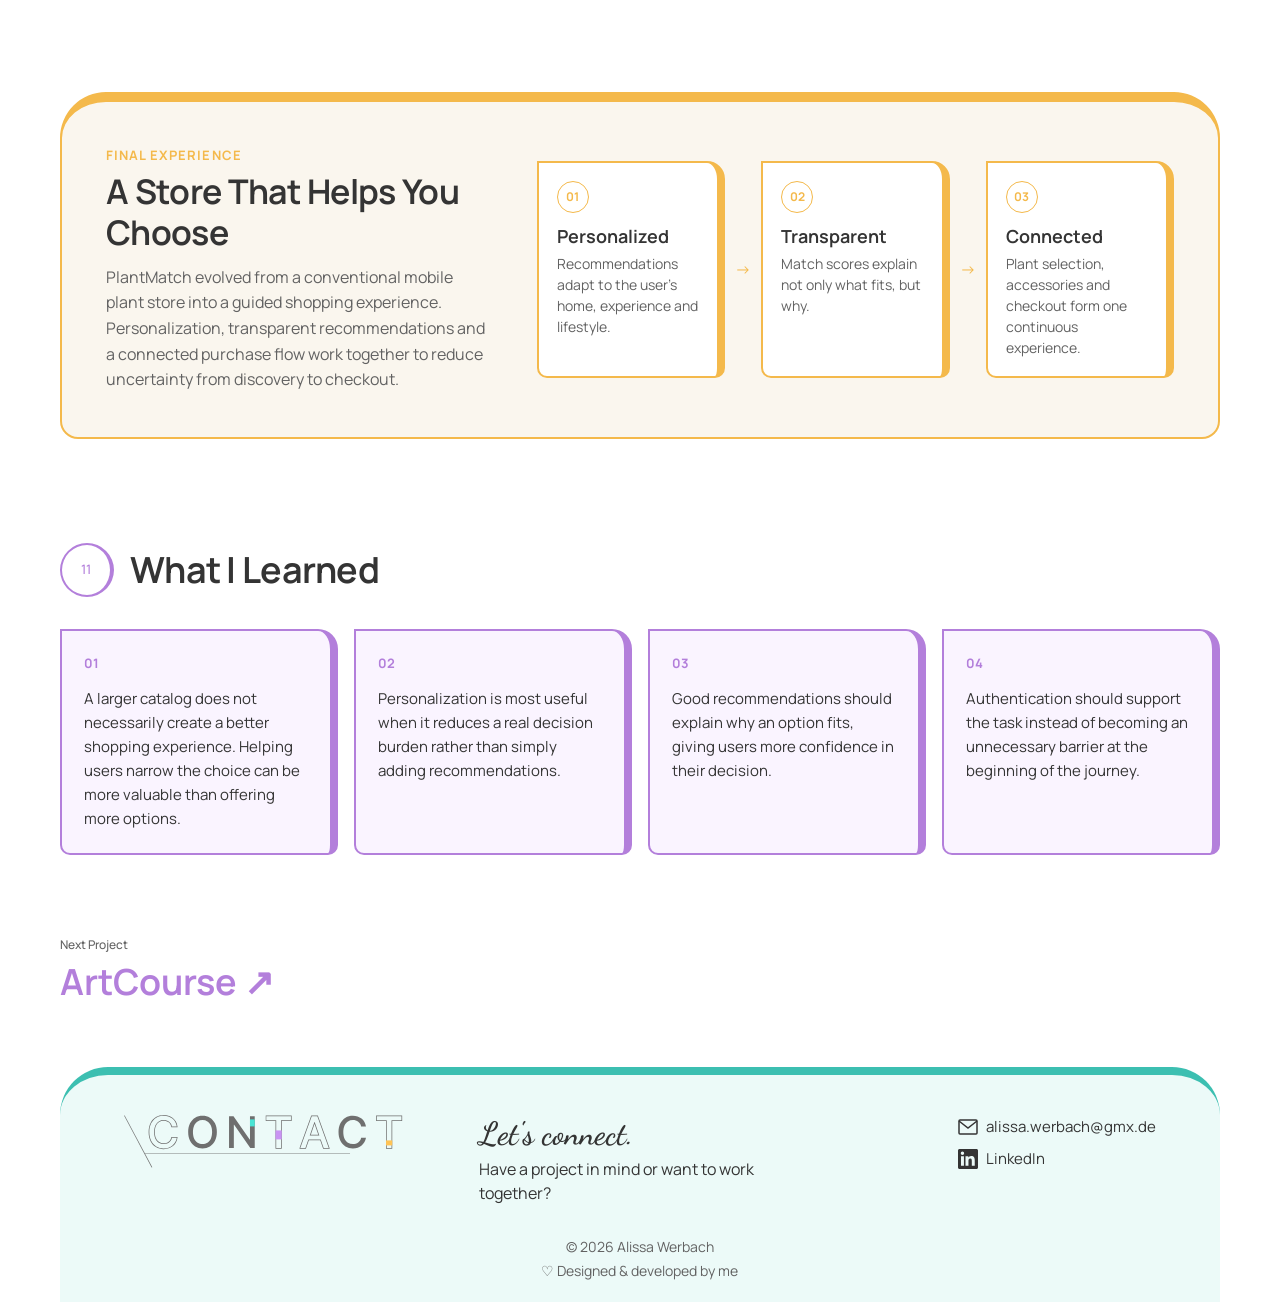
<file: projects/plantmatch.html>
<!DOCTYPE html>
<html lang="en">

<head>
    <meta charset="utf-8" />
    <meta content="width=device-width, initial-scale=1.0" name="viewport" />
    <title>PlantMatch — UX/UI Case Study | Alissa Werbach</title>
    <link href="https://fonts.googleapis.com" rel="preconnect" />
    <link crossorigin="" href="https://fonts.gstatic.com" rel="preconnect" />
    <link
        href="https://fonts.googleapis.com/css2?family=Dancing+Script:wght@400..700&amp;family=Manrope:wght@200..800&amp;display=swap"
        rel="stylesheet" />
    <link href="../css/global.css" rel="stylesheet" />
    <link href="../css/components.css" rel="stylesheet" />
    <link href="../css/plantmatch.css" rel="stylesheet" />
    <meta
        content="PlantMatch UX/UI case study: guided plant discovery, personalized recommendations, user flows and visual design."
        name="description" />
</head>

<body>
    <a class="skip-link" href="#main-content">Skip to content</a>
    <header class="header">
        <nav class="nav container" aria-label="Main navigation">
            <a href="../index.html" class="nav__avatar" aria-label="Back to homepage">
                <img src="../images/foto_mobile.png" alt="" width="44" height="44">
            </a>
            <a href="../index.html#about" class="nav__link about">About</a>
            <a href="../projects.html" class="nav__link projects active" aria-current="page">Projects</a>
            <a href="#contact" class="nav__link contact">Contact</a>
        </nav>
    </header>
    <main id="main-content">
        <div class="case-back-wrapper container">
            <a class="case-back" href="../projects.html">← All Projects</a>
        </div>
        <section class="case-hero container">
            <div class="case-hero__content">
                <p class="case-hero__eyebrow">UX/UI DESIGN · CASE STUDY</p>
                <h1 class="case-hero__title">PlantMatch</h1>
                <p class="case-hero__subtitle">From uncertainty to a confident choice</p>
                <p class="case-hero__description">
                    A mobile plant-shopping concept that explores how
                    a complex catalog can become a clearer, more supportive
                    decision-making experience.
                </p>
                <div class="case-hero__tags">
                    <span class="case-tag">UX/UI</span>
                    <span class="case-tag">Mobile App</span>
                    <span class="case-tag">E-commerce</span>
                    <span class="case-tag">Figma</span>
                </div>
            </div>
            <div class="case-hero__image">
                <img alt="PlantMatch mobile app screens" src="../images/plantmatch/plantmatch-hero.png" />
            </div>
        </section>
        <section class="case-section case-section--overview">
            <div class="container">
                <div class="case-section__heading">
                    <span class="case-section__number">01</span>
                    <h2 class="case-section__title">Project Overview</h2>
                </div>
                <div class="case-section__content">
                    <p class="case-section__text">
                        PlantMatch is an MVP concept for a mobile plant store.
                        The project started with a broad question: how can people
                        choose plants and care products when they are unsure what
                        actually fits their home, experience and everyday life?
                    </p>
                    <div class="case-info">
                        <article class="case-info__item">
                            <h3 class="case-info__title">Project</h3>
                            <p>Mobile Plant Store MVP</p>
                        </article>
                        <article class="case-info__item">
                            <h3 class="case-info__title">Role</h3>
                            <p>UX/UI Designer</p>
                        </article>
                        <article class="case-info__item">
                            <h3 class="case-info__title">Focus</h3>
                            <p>Discovery · Selection · Checkout</p>
                        </article>
                        <article class="case-info__item">
                            <h3 class="case-info__title">Tool</h3>
                            <p>Figma</p>
                        </article>
                    </div>
                </div>
            </div>
        </section>
        <section class="case-section case-section--problem">
            <div class="container">
                <div class="case-section__heading">
                    <span class="case-section__number">02</span>
                    <h2 class="case-section__title">The Problem</h2>
                </div>
                <div class="case-section__content">
                    <p class="case-section__text">
                        Buying a plant is not only a visual choice. Users may
                        need to consider light, care effort, available space,
                        pets and the products required after purchase.
                        For beginners, this creates uncertainty before they
                        even reach checkout.
                    </p>
                    <div class="challenge-grid">
                        <article class="challenge-card">
                            <span class="challenge-card__number">01</span>
                            <h3 class="challenge-card__title">Too Many Options</h3>
                            <p>
                                A large catalog makes it difficult to know
                                where to start.
                            </p>
                        </article>
                        <article class="challenge-card">
                            <span class="challenge-card__number">02</span>
                            <h3 class="challenge-card__title">Low Confidence</h3>
                            <p>
                                Users may not know which plant suits their
                                conditions or experience.
                            </p>
                        </article>
                        <article class="challenge-card">
                            <span class="challenge-card__number">03</span>
                            <h3 class="challenge-card__title">Fragmented Decisions</h3>
                            <p>
                                Choosing the plant, pot, soil and care products
                                often happens separately.
                            </p>
                        </article>
                    </div>
                    <p class="case-highlight">
                        The real UX problem was not “How do I show more plants?”
                        but “How do I help someone make the right choice with
                        less uncertainty?”
                    </p>
                </div>
            </div>
        </section>
        <section class="case-section case-section--users">
            <div class="container">
                <div class="case-section__heading">
                    <span class="case-section__number">03</span>
                    <h2 class="case-section__title">Understanding the Users</h2>
                </div>
                <div class="case-section__content">
                    <p class="case-section__text">
                        Based on the project brief and target-audience
                        assumptions, I defined two proto-personas to keep
                        different decision barriers visible throughout the
                        design process. They are design hypotheses, not
                        interview-based personas.
                    </p>
                    <div class="persona-grid">
                        <article class="persona-card">
                            <div class="persona-card__top">
                                <span class="persona-card__label">PROTO-PERSONA 01</span>
                                <h3>Anna, 28</h3>
                                <p>
                                    “I like plants, but I’m afraid I’ll choose
                                    something too difficult to care for.”
                                </p>
                            </div>
                            <div class="persona-card__body">
                                <div>
                                    <strong>Needs</strong>
                                    <p>
                                        Simple recommendations, clear care
                                        level, fast comparison.
                                    </p>
                                </div>
                                <div>
                                    <strong>Pain points</strong>
                                    <p>
                                        Too many options, little experience
                                        and fear of choosing incorrectly.
                                    </p>
                                </div>
                            </div>
                        </article>
                        <article class="persona-card">
                            <div class="persona-card__top">
                                <span class="persona-card__label">PROTO-PERSONA 02</span>
                                <h3>Alex, 30</h3>
                                <p>
                                    “I need something that works in my apartment
                                    and is safe for my dog.”
                                </p>
                            </div>
                            <div class="persona-card__body">
                                <div>
                                    <strong>Needs</strong>
                                    <p>
                                        Pet-safe choices, practical filters
                                        and relevant accessories.
                                    </p>
                                </div>
                                <div>
                                    <strong>Pain points</strong>
                                    <p>
                                        Scattered information and
                                        time-consuming product research.
                                    </p>
                                </div>
                            </div>
                        </article>
                    </div>
                </div>
            </div>
        </section>
        <section class="case-section case-section--research">
            <div class="container">
                <div class="case-section__heading">
                    <span class="case-section__number">04</span>
                    <h2 class="case-section__title">Competitive Analysis</h2>
                </div>
                <div class="case-section__content">
                    <p class="case-section__text">
                        I reviewed three existing products from different parts
                        of the plant journey: Planta, PlantIn and Bloom &amp; Wild.
                        The goal was to understand how they support plant care,
                        identification, product discovery and shopping — and where
                        users are still left to make difficult decisions on their own.
                    </p>
                    <div class="competitor-list">
                        <article class="competitor-card">
                            <div class="competitor-card__content">
                                <span class="competitor-card__number">01</span>
                                <h3>Planta</h3>
                                <p>
                                    Planta offers personalized onboarding, fast plant identification and well-structured
                                    plant information. Its main limitations are mandatory registration and basic
                                    filtering that does not adequately cover care conditions.
                                </p>
                                <div class="competitor-card__points">
                                    <span>+ Personalized onboarding</span>
                                    <span>+ Fast plant identification</span>
                                    <span>+ Structured plant information</span>
                                    <span>− Mandatory registration</span>
                                    <span>− Limited filtering options</span>
                                </div>
                            </div>
                            <div class="competitor-card__image">
                                <img alt="Planta competitor analysis" class="zoomable-image" loading="lazy"
                                    src="../images/plantmatch/planta.png" />
                            </div>
                        </article>
                        <article class="competitor-card competitor-card--reverse">
                            <div class="competitor-card__content">
                                <span class="competitor-card__number">02</span>
                                <h3>PlantIn</h3>
                                <p>
                                    PlantIn offers an appealing interface, quick access to plant scanning and clearly
                                    structured care information. However, its onboarding is lengthy, and it provides
                                    limited support for choosing plants based on individual living conditions.
                                </p>
                                <div class="competitor-card__points">
                                    <span>+ Quick access to scanning</span>
                                    <span>+ Structured care information</span>
                                    <span>− Lengthy onboarding</span>
                                    <span>− Limited choice support</span>
                                </div>
                            </div>
                            <div class="competitor-card__image">
                                <img alt="PlantIn competitor analysis" class="zoomable-image" loading="lazy"
                                    src="../images/plantmatch/plantin.png" />
                            </div>
                        </article>
                        <article class="competitor-card">
                            <div class="competitor-card__content">
                                <span class="competitor-card__number">03</span>
                                <h3>Bloom &amp; Wild</h3>
                                <p>
                                    Bloom &amp; Wild offers an attractive shopping experience, a clear catalog, useful
                                    filtering and sorting, and a straightforward purchase process. However, it does not
                                    personalize product selection or help users assess which option best suits their
                                    needs.
                                </p>
                                <div class="competitor-card__points">
                                    <span>+ Clear shopping flow</span>
                                    <span>+ Filtering &amp; sorting</span>
                                    <span>− No personalized selection</span>
                                    <span>− Limited decision support</span>
                                </div>
                            </div>
                            <div class="competitor-card__image">
                                <img alt="Bloom and Wild competitor analysis" class="zoomable-image" loading="lazy"
                                    src="../images/plantmatch/bloom.png" />
                            </div>
                        </article>
                    </div>
                    <p class="case-highlight">
                        The analysis highlighted different strengths and limitations across the
                        three products. Planta and PlantIn focus on plant identification and
                        care, while Bloom &amp; Wild offers a strong shopping experience.
                        In this comparison, none fully connects personalized plant selection,
                        care guidance and shopping. This suggested an opportunity for PlantMatch:
                        help users choose plants that suit their individual conditions and
                        connect that choice with relevant care products and accessories.
                    </p>
                </div>
            </div>
        </section>
        <section class="case-section case-section--insight">
            <div class="container">
                <div class="case-section__heading">
                    <span class="case-section__number">05</span>
                    <h2 class="case-section__title">The Key Insight</h2>
                </div>
                <div class="case-section__content">
                    <p class="case-section__text">
                        The competitor analysis shifted the focus from organizing
                        the catalog to supporting the user's decision.
                    </p>
                    <div class="insight-reveal">
                        <span class="insight-reveal__label">THE TURNING POINT</span>
                        <h3>
                            What if choosing a plant could start with the user —
                            not the catalog?
                        </h3>
                        <p>
                            Instead of expecting users to understand plant requirements
                            first, PlantMatch could begin with their home, experience
                            and habits, then translate those conditions into relevant
                            plant recommendations.
                        </p>
                    </div>
                    <div class="insight-path">
                        <article class="insight-path__item">
                            <span>01</span>
                            <strong>Understand</strong>
                            <small>Learn about the user's conditions and preferences.</small>
                        </article>
                        <div class="insight-path__arrow">→</div>
                        <article class="insight-path__item">
                            <span>02</span>
                            <strong>Match</strong>
                            <small>Narrow the catalog to plants that fit those conditions.</small>
                        </article>
                        <div class="insight-path__arrow">→</div>
                        <article class="insight-path__item">
                            <span>03</span>
                            <strong>Understand Why</strong>
                            <small>Show how well each plant matches the user's needs.</small>
                        </article>
                        <div class="insight-path__arrow">→</div>
                        <article class="insight-path__item">
                            <span>04</span>
                            <strong>Complete</strong>
                            <small>Connect the plant with relevant products for its care.</small>
                        </article>
                    </div>
                </div>
            </div>
        </section>
        <section class="case-section case-section--solution">
            <div class="container">
                <div class="case-section__heading">
                    <span class="case-section__number">06</span>
                    <h2 class="case-section__title">The Solution</h2>
                </div>
                <div class="case-section__content">
                    <p class="case-section__text">
                        PlantMatch turns uncertainty into a guided selection process.
                        A short quiz creates personalized recommendations, while the
                        catalog remains available for users who prefer to explore
                        independently.
                    </p>
                    <div class="solution-grid">
                        <article class="solution-card">
                            <span>01</span>
                            <h3>Personalized Quiz</h3>
                            <p>
                                Questions about light, experience, available time
                                and pets help narrow the choice.
                            </p>
                        </article>
                        <article class="solution-card">
                            <span>02</span>
                            <h3>Smart Catalog</h3>
                            <p>
                                Personalized recommendations, match scores and filters
                                help users focus on plants that fit their conditions.
                            </p>
                        </article>
                        <article class="solution-card">
                            <span>03</span>
                            <h3>Photo Search &amp; AR Preview</h3>
                            <p>
                                Users can identify plants from a photo when searching
                                and preview a selected plant in their own space.
                            </p>
                        </article>
                        <article class="solution-card">
                            <span>04</span>
                            <h3>Complete Setup</h3>
                            <p>
                                Matching pots, soil and care products extend the
                                experience beyond choosing the plant itself.
                            </p>
                        </article>
                    </div>
                    <figure class="wide-visual">
                        <img alt="PlantMatch personalized plant selection screens" class="zoomable-image" loading="lazy"
                            src="../images/plantmatch/solution.png" />
                        <figcaption>
                            From personal conditions to relevant plant recommendations
                            and a more confident purchase decision.
                        </figcaption>
                    </figure>
                </div>
            </div>
        </section>
        <section class="case-section case-section--flow">
            <div class="container">
                <div class="case-section__heading">
                    <span class="case-section__number">07</span>
                    <h2 class="case-section__title">User Flow</h2>
                </div>
                <div class="case-section__content">
                    <p class="case-section__text">
                        I mapped the main journey from onboarding to purchase,
                        including optional personalization, photo search and
                        authentication only when it is needed to complete an order.
                    </p>
                    <div class="user-flow">
                        <section class="flow-stage">
                            <div class="flow-stage__header">
                                <span class="flow-stage__number">01</span>
                                <div>
                                    <h3 class="flow-stage__title">Discover</h3>
                                    <p class="flow-stage__description">Start with guidance or explore independently.</p>
                                </div>
                            </div>
                            <div class="flow-stage__body">
                                <div class="flow-path">
                                    <div class="flow-node">
                                        <span class="flow-node__label">START</span>
                                        <strong>Welcome</strong>
                                    </div>
                                    <div class="flow-arrow">→</div>
                                    <div class="flow-node">
                                        <strong>Onboarding</strong>
                                        <small>Introduction to PlantMatch</small>
                                    </div>
                                </div>
                                <div class="flow-decision-wrapper">
                                    <div class="flow-connector">↓</div>
                                    <div class="flow-decision">
                                        <span>Take Quiz?</span>
                                    </div>
                                </div>
                                <div class="flow-branches">
                                    <div class="flow-branch">
                                        <span class="flow-branch__label">Yes</span>
                                        <div class="flow-branch__line"></div>
                                        <div class="flow-node flow-node--highlight">
                                            <strong>Personalized Quiz</strong>
                                            <small>Light · Experience · Time · Pets</small>
                                        </div>
                                    </div>
                                    <div class="flow-branch">
                                        <span class="flow-branch__label">Skip</span>
                                        <div class="flow-branch__line"></div>
                                        <div class="flow-node flow-node--secondary">
                                            <strong>Explore Directly</strong>
                                            <small>Continue without personalization</small>
                                        </div>
                                    </div>
                                </div>
                                <div class="flow-merge-lines">
                                    <span></span>
                                    <span></span>
                                </div>
                                <div class="flow-node flow-node--main flow-node--wide">
                                    <span class="flow-node__label">CATALOG</span>
                                    <strong>Browse Plants</strong>
                                    <small>
                                        Personalized recommendations are shown
                                        when the quiz has been completed.
                                    </small>
                                    <div class="flow-node__features">
                                        <span>Search</span>
                                        <span>Filter</span>
                                        <span>Match Score</span>
                                    </div>
                                </div>
                            </div>
                        </section>
                        <div class="flow-stage-arrow">↓</div>
                        <section class="flow-stage">
                            <div class="flow-stage__header">
                                <span class="flow-stage__number">02</span>
                                <div>
                                    <h3 class="flow-stage__title">Choose</h3>
                                    <p class="flow-stage__description">Find a plant and understand why it fits.</p>
                                </div>
                            </div>
                            <div class="flow-stage__body">
                                <div class="flow-path flow-path--three">
                                    <div class="flow-node flow-node--main">
                                        <span class="flow-node__label">CATALOG</span>
                                        <strong>Select a Plant</strong>
                                    </div>
                                    <div class="flow-arrow">→</div>
                                    <div class="flow-node flow-node--highlight">
                                        <span class="flow-node__label">PRODUCT</span>
                                        <strong>Plant Details</strong>
                                        <small>Match · Care · AR Preview · Accessories</small>
                                    </div>
                                    <div class="flow-arrow">→</div>
                                    <div class="flow-node">
                                        <strong>Add to Cart</strong>
                                    </div>
                                    <div class="flow-arrow">→</div>
                                    <div class="flow-node flow-node--main">
                                        <strong>Cart</strong>
                                        <small>Plant and relevant accessories</small>
                                    </div>
                                </div>
                                <div class="flow-alternative">
                                    <div class="flow-alternative__header">
                                        <span class="flow-alternative__label">ALTERNATIVE PATH</span>
                                        <h4>Search by Photo</h4>
                                    </div>
                                    <div class="flow-alternative__steps">
                                        <div class="flow-node flow-node--small">
                                            <strong>Take / Upload Photo</strong>
                                        </div>
                                        <div class="flow-arrow">→</div>
                                        <div class="flow-node flow-node--small">
                                            <strong>Identify Plant</strong>
                                        </div>
                                        <div class="flow-arrow">→</div>
                                        <div class="flow-node flow-node--small">
                                            <strong>Plant Details</strong>
                                        </div>
                                    </div>
                                </div>
                            </div>
                        </section>
                        <div class="flow-stage-arrow">↓</div>
                        <section class="flow-stage">
                            <div class="flow-stage__header">
                                <span class="flow-stage__number">03</span>
                                <div>
                                    <h3 class="flow-stage__title">Purchase</h3>
                                    <p class="flow-stage__description">
                                        Sign in only when it becomes necessary
                                        to complete the order.
                                    </p>
                                </div>
                            </div>
                            <div class="flow-stage__body">
                                <div class="flow-node flow-node--main flow-node--wide">
                                    <span class="flow-node__label">CHECKOUT</span>
                                    <strong>Checkout</strong>
                                </div>
                                <div class="flow-decision-wrapper">
                                    <div class="flow-connector">↓</div>
                                    <div class="flow-decision">
                                        <span>Logged In?</span>
                                    </div>
                                </div>
                                <div class="flow-branches">
                                    <div class="flow-branch">
                                        <span class="flow-branch__label">No</span>
                                        <div class="flow-branch__line"></div>
                                        <div class="flow-node">
                                            <strong>Log In / Sign Up</strong>
                                        </div>
                                        <div class="flow-connector">↓</div>
                                        <div class="flow-node flow-node--secondary">
                                            <strong>Return to Checkout</strong>
                                        </div>
                                    </div>
                                    <div class="flow-branch">
                                        <span class="flow-branch__label">Yes</span>
                                        <div class="flow-branch__line"></div>
                                        <div class="flow-node flow-node--ready">
                                            <strong>Ready to Order</strong>
                                            <small>Continue checkout</small>
                                        </div>
                                    </div>
                                </div>
                                <div class="flow-merge-lines">
                                    <span></span>
                                    <span></span>
                                </div>
                                <div class="flow-path flow-path--final">
                                    <div class="flow-node flow-node--highlight">
                                        <strong>Place Order</strong>
                                    </div>
                                    <div class="flow-arrow">→</div>
                                    <div class="flow-node flow-node--main">
                                        <span class="flow-node__label">SUCCESS</span>
                                        <strong>Order Confirmed</strong>
                                    </div>
                                    <div class="flow-arrow">→</div>
                                    <div class="flow-end">End</div>
                                </div>
                            </div>
                        </section>
                    </div>
                </div>
            </div>
        </section>
        <section class="case-section case-section--wireframes">
            <div class="container">
                <div class="case-section__heading">
                    <span class="case-section__number">08</span>
                    <h2 class="case-section__title">From Flow to Wireframes</h2>
                </div>
                <div class="case-section__content">
                    <p class="case-section__text">
                        Before defining the visual style, I used wireframes to
                        translate the user flow into screen structure, navigation
                        and key interactions.
                    </p>
                    <figure class="wireframes-visual">
                        <div class="wireframes-visual__image">
                            <img alt="Early PlantMatch wireframes showing onboarding, quiz, personalized recommendations, catalog, search and sorting"
                                class="zoomable-image" loading="lazy" src="../images/plantmatch/wireframes.png" />
                        </div>
                        <figcaption>
                            Early wireframes exploring onboarding, the quiz,
                            personalized recommendations, catalog browsing,
                            search and sorting.
                        </figcaption>
                    </figure>
                    <p class="case-highlight wireframes-highlight">
                        The wireframes helped me validate the structure before
                        adding visual detail, while keeping both personalized
                        recommendations and independent catalog exploration
                        accessible.
                    </p>
                </div>
            </div>
        </section>
        <section class="case-section case-section--system">
            <div class="container">
                <div class="case-section__heading">
                    <span class="case-section__number">09</span>
                    <h2 class="case-section__title">Visual System</h2>
                </div>
                <div class="case-section__content">
                    <div class="system-intro">
                        <p class="case-section__text">
                            The visual system combines soft greens with warm neutral
                            tones to create a calm, natural atmosphere that supports
                            the plant-focused experience.
                        </p>
                        <p class="case-section__text">
                            I created reusable styles and components to keep the
                            interface consistent across the main user journey.
                            The examples below show a selection of the system used
                            across the core shopping experience.
                        </p>
                    </div>
                    <div class="system-grid">
                        <figure class="system-card system-card--colors">
                            <div class="system-card__image">
                                <img alt="PlantMatch color system" class="zoomable-image" loading="lazy"
                                    src="../images/plantmatch/colors.png" />
                            </div>
                            <figcaption class="system-card__caption">
                                <strong>Colors</strong>
                                <span>
                                    Primary, neutral, system and supporting colors
                                    used throughout the interface.
                                </span>
                            </figcaption>
                        </figure>
                        <figure class="system-card system-card--components">
                            <div class="system-card__image">
                                <img alt="Selected reusable PlantMatch UI components" class="zoomable-image"
                                    loading="lazy" src="../images/plantmatch/components.png" />
                            </div>
                            <figcaption class="system-card__caption">
                                <strong>Selected UI Components</strong>
                                <span>
                                    A selection of reusable components used across
                                    navigation, filtering, product discovery and
                                    the core shopping experience.
                                </span>
                            </figcaption>
                        </figure>
                    </div>
                </div>
            </div>
        </section>
        <section class="case-section case-section--decisions">
            <div class="container">
                <div class="case-section__heading">
                    <span class="case-section__number">10</span>
                    <h2 class="case-section__title">Key UX Decisions</h2>
                </div>
                <div class="case-section__content">
                    <div class="decision-list">
                        <article class="decision">
                            <div class="decision__content">
                                <span class="decision__number">01</span>
                                <h3 class="decision__title">Personalization Before Browsing</h3>
                                <p>
                                    Instead of opening with a large catalog,
                                    PlantMatch first learns about the user's
                                    conditions and preferences to narrow the
                                    choice to more relevant plants.
                                </p>
                            </div>
                            <div class="decision__image">
                                <img alt="PlantMatch personalization flow" class="zoomable-image" loading="lazy"
                                    src="../images/plantmatch/res1.png" />
                            </div>
                        </article>
                        <article class="decision">
                            <div class="decision__content">
                                <span class="decision__number">02</span>
                                <h3 class="decision__title">Explain the Match</h3>
                                <p>
                                    A match score gives users a quick recommendation,
                                    while criteria such as light, care, experience
                                    and pet safety explain why a plant fits their
                                    conditions.
                                </p>
                            </div>
                            <div class="decision__image">
                                <img alt="PlantMatch match score and detailed explanation" class="zoomable-image"
                                    loading="lazy" src="../images/plantmatch/res2.png" />
                            </div>
                        </article>
                        <article class="decision">
                            <div class="decision__content">
                                <span class="decision__number">03</span>
                                <h3 class="decision__title">Support the Whole Setup</h3>
                                <p>
                                    Related pots, soil and care products turn
                                    plant selection into a more complete solution
                                    without requiring separate research.
                                </p>
                            </div>
                            <div class="decision__image">
                                <img alt="PlantMatch cart and recommended accessories" class="zoomable-image"
                                    loading="lazy" src="../images/plantmatch/res3.png" />
                            </div>
                        </article>
                        <article class="decision">
                            <div class="decision__content">
                                <span class="decision__number">04</span>
                                <h3 class="decision__title">Ask for Login at the Right Moment</h3>
                                <p>
                                    Users can explore, complete the quiz and build
                                    their cart without creating an account. Login
                                    is introduced only at checkout, when it becomes
                                    necessary to complete the order.
                                </p>
                            </div>
                            <div class="decision__image">
                                <img alt="PlantMatch checkout and login flow" class="zoomable-image" loading="lazy"
                                    src="../images/plantmatch/res4.png" />
                            </div>
                        </article>
                    </div>
                </div>
            </div>
        </section>
        <section class="case-result">
            <div class="container">
                <div class="case-result__box">
                    <div class="case-result__content">
                        <p class="case-result__eyebrow">FINAL EXPERIENCE</p>
                        <h2 class="case-result__title">A Store That Helps You Choose</h2>
                        <p class="case-result__text">
                            PlantMatch evolved from a conventional mobile plant
                            store into a guided shopping experience.
                            Personalization, transparent recommendations and a
                            connected purchase flow work together to reduce
                            uncertainty from discovery to checkout.
                        </p>
                    </div>
                    <div class="experience-path">
                        <article class="experience-step">
                            <span class="experience-step__number">01</span>
                            <div class="experience-step__content">
                                <h3 class="experience-step__title">Personalized</h3>
                                <p class="experience-step__text">
                                    Recommendations adapt to the user's
                                    home, experience and lifestyle.
                                </p>
                            </div>
                        </article>
                        <span aria-hidden="true" class="experience-path__arrow">→</span>
                        <article class="experience-step">
                            <span class="experience-step__number">02</span>
                            <div class="experience-step__content">
                                <h3 class="experience-step__title">Transparent</h3>
                                <p class="experience-step__text">
                                    Match scores explain not only what
                                    fits, but why.
                                </p>
                            </div>
                        </article>
                        <span aria-hidden="true" class="experience-path__arrow">→</span>
                        <article class="experience-step">
                            <span class="experience-step__number">03</span>
                            <div class="experience-step__content">
                                <h3 class="experience-step__title">Connected</h3>
                                <p class="experience-step__text">
                                    Plant selection, accessories and checkout
                                    form one continuous experience.
                                </p>
                            </div>
                        </article>
                    </div>
                </div>
            </div>
        </section>
        <section class="case-section case-section--learnings">
            <div class="container">
                <div class="case-section__heading">
                    <span class="case-section__number">11</span>
                    <h2 class="case-section__title">What I Learned</h2>
                </div>
                <div class="learning-grid">
                    <article class="learning-card">
                        <span>01</span>
                        <p>
                            A larger catalog does not necessarily create a better
                            shopping experience. Helping users narrow the choice
                            can be more valuable than offering more options.
                        </p>
                    </article>
                    <article class="learning-card">
                        <span>02</span>
                        <p>
                            Personalization is most useful when it reduces a real
                            decision burden rather than simply adding recommendations.
                        </p>
                    </article>
                    <article class="learning-card">
                        <span>03</span>
                        <p>
                            Good recommendations should explain why an option fits,
                            giving users more confidence in their decision.
                        </p>
                    </article>
                    <article class="learning-card">
                        <span>04</span>
                        <p>
                            Authentication should support the task instead of becoming
                            an unnecessary barrier at the beginning of the journey.
                        </p>
                    </article>
                </div>
            </div>
        </section>
        <section class="case-next container">
            <p class="case-next__label">Next Project</p>
            <a class="case-next__link" href="./art-landing-page.html">ArtCourse ↗</a>
        </section>
    </main>
    <footer class="footer" id="contact">
        <div class="footer__content container">
            <img class="footer__title" src="../images/contact.svg" alt="" aria-hidden="true">
            <div class="footer__intro">
                <h2 class="footer__heading">Let's connect.</h2>
                <p class="footer__description">Have a project in mind or want to work together?</p>
            </div>
            <div class="footer__links">
                <a href="mailto:alissa.werbach@gmx.de" class="footer__link">
                    <svg class="footer__icon" viewBox="0 0 24 24" fill="none" stroke="currentColor" stroke-width="1.5"
                        aria-hidden="true">
                        <rect x="3" y="5" width="18" height="14" rx="1" />
                        <path d="m3 6 9 7 9-7" />
                    </svg>
                    <span>alissa.werbach@gmx.de</span>
                </a>
                <a href="https://www.linkedin.com/in/alissa-werbach/" class="footer__link" target="_blank"
                    rel="noopener noreferrer">
                    <svg class="footer__icon" viewBox="0 0 24 24" fill="currentColor" aria-hidden="true">
                        <path
                            d="M20.45 2H3.55C2.69 2 2 2.68 2 3.52v16.96c0 .84.69 1.52 1.55 1.52h16.9c.86 0 1.55-.68 1.55-1.52V3.52c0-.84-.69-1.52-1.55-1.52ZM7.93 18.75H4.98V9.2h2.95v9.55ZM6.45 7.9a1.71 1.71 0 1 1 0-3.42 1.71 1.71 0 0 1 0 3.42Zm12.3 10.85H15.8V14.1c0-1.11-.02-2.54-1.55-2.54-1.55 0-1.79 1.21-1.79 2.46v4.73H9.51V9.2h2.83v1.3h.04c.39-.74 1.36-1.53 2.79-1.53 2.98 0 3.58 1.96 3.58 4.51v5.27Z" />
                    </svg>
                    <span>LinkedIn</span>
                </a>
            </div>
            <div class="footer__bottom">
                <p>© 2026 Alissa Werbach</p>
                <p>♡ Designed &amp; developed by me</p>
            </div>
        </div>
    </footer>
    <script src="../js/main.js"></script>
</body>

</html>
</file>
<file: css/global.css>
/* Design tokens */
:root {
    --color-text: #343434;
    --color-text-light: #626262;
    --color-purple-light: #faf4ff;
    --color-turquoise-light: #ecfaf8;
    --color-yellow-light: #faf6ee;
    --color-purple: #b37fdb;
    --color-turquoise: #3cbfb1;
    --color-yellow: #f4b94b;
    --color-purple-ink: #70429a;
    --color-turquoise-ink: #176f68;
    --color-yellow-ink: #80590f;

    --font-body: "Manrope", sans-serif;
    --font-accent: "Dancing Script", cursive;
    --text-xs: 0.75rem;
    --text-sm: 0.875rem;
    --text-base: 1rem;
    --text-lg: 1.125rem;
    --text-xl: 1.25rem;
    --text-2xl: 1.5rem;
    --text-3xl: 1.875rem;

    --container-max: 72.5rem;
    --container-gutter: 1.25rem;

    --space-section: 3.5rem;
    --space-section-compact: 2.5rem;
    --space-hero-top: 1.5rem;
}

/* Base styles */
*,
*::before,
*::after {
    box-sizing: border-box;
}

html {
    scroll-behavior: auto;
    scroll-padding-top: 6rem;
}

body {
    margin: 0;
    min-height: 100vh;
    display: flex;
    flex-direction: column;
    font-family: var(--font-body);
    font-size: var(--text-base);
    line-height: 1.6;
    color: var(--color-text);
    background: #fff;
    overflow-wrap: break-word;
}

main {
    flex: 1;
}

h1,
h2,
h3,
h4,
p,
ul,
ol {
    margin: 0;
}

h1,
h2,
h3,
h4 {
    line-height: 1.25;
}

a {
    color: inherit;
    text-decoration: none;
}

img,
svg {
    display: block;
    max-width: 100%;
}

img {
    height: auto;
}

button,
input,
textarea,
select {
    font: inherit;
}

button {
    cursor: pointer;
}

ul,
ol {
    padding: 0;
    list-style: none;
}

/* Layout */
.container {
    width: min(calc(100% - 2 * var(--container-gutter)), var(--container-max));
    margin-inline: auto;
}

/* Accessibility */
.visually-hidden {
    position: absolute;
    width: 1px;
    height: 1px;
    padding: 0;
    margin: -1px;
    overflow: hidden;
    clip: rect(0, 0, 0, 0);
    white-space: nowrap;
    border: 0;
}

.skip-link {
    position: fixed;
    z-index: 100;
    top: 0.5rem;
    left: 0.5rem;
    padding: 0.75rem 1rem;
    background: #fff;
    border: 2px solid var(--color-purple-ink);
    border-radius: 0.5rem;
    transform: translateY(-150%);
}

.skip-link:focus {
    transform: none;
}

:where(a, button, input, textarea, select):focus-visible {
    outline: 3px solid var(--color-purple-ink);
    outline-offset: 4px;
}

/* Tablet */
@media (min-width: 768px) {
    :root {
        --text-sm: 0.9375rem;
        --text-base: 1.0625rem;
        --text-lg: 1.25rem;
        --text-xl: 1.375rem;
        --text-2xl: 1.75rem;
        --text-3xl: 2.25rem;

        --container-gutter: 1.5rem;
        --space-section: 4.5rem;
        --space-section-compact: 3rem;
        --space-hero-top: 2rem;
    }
}

/* Desktop */
@media (min-width: 1200px) {
    :root {
        --container-gutter: 2rem;
        --space-section: 5.5rem;
        --space-section-compact: 3.5rem;
        --space-hero-top: 2.5rem;
    }
}

/* Reduced motion */
@media (prefers-reduced-motion: reduce) {
    html {
        scroll-behavior: auto;
    }

    *,
    *::before,
    *::after {
        scroll-behavior: auto !important;
        animation-duration: 0.01ms !important;
        transition-duration: 0.01ms !important;
    }
}

/* Typography overrides */
:root {
    --text-xs: 13px;
    --text-sm: 14px;
    --text-base: 16px;
}
</file>
<file: css/components.css>
html {
    scroll-padding-top: 88px;
}

.header {
    position: sticky;
    top: 0;
    left: 0;
    width: 100%;
    z-index: 100;
    background-color: rgba(255, 255, 255, 0.88);
    -webkit-backdrop-filter: blur(12px);
    backdrop-filter: blur(12px);
    border-bottom: 1px solid rgba(35, 35, 35, 0.07);
}

.nav {
    display: flex;
    justify-content: flex-end;
    align-items: center;
    padding-block: 10px;
    gap: 4px;
}

.nav__avatar {
    display: flex;
    align-items: center;
    justify-content: center;
    flex: 0 0 48px;
    width: 48px;
    height: 48px;
    margin-right: auto;
    border: 1px solid rgba(35, 35, 35, 0.12);
    border-radius: 50%;
    overflow: hidden;
    text-decoration: none;
}

.nav__avatar img {
    display: block;
    width: 100%;
    height: 100%;
    object-fit: contain;
    object-position: center;
}

.nav__avatar:focus-visible {
    outline: 2px solid var(--color-purple);
    outline-offset: 4px;
}

@media (min-width: 1024px) {
    .nav__avatar {
        flex-basis: 52px;
        width: 52px;
        height: 52px;
    }

}

@media (max-width: 359px) {
    .nav__avatar {
        flex-basis: 40px;
        width: 40px;
        height: 40px;
    }

}

@media (max-width: 1023px) {
    .nav__link {
        padding-inline: clamp(8px, 2.3vw, 16px);
    }

}

.nav__link {
    position: relative;
    display: inline-flex;
    padding: 12px 20px;
    font-size: 16px;
    font-weight: 500;
    line-height: 1;
    text-decoration: none;
    border-radius: 555px;
}

.nav__link.about:is(:hover, .active) {
    background-color: var(--color-purple);
    color: #fff;
}

.nav__link.projects:is(:hover, .active) {
    background-color: var(--color-turquoise);
    color: #fff;
}

.nav__link.contact:is(:hover, .active) {
    background-color: var(--color-yellow);
    color: #fff;
}

.cta {
    display: inline-flex;
    align-items: center;
    justify-content: center;
    gap: 8px;
    padding: 8px 16px;
    border-left: 1px solid;
    border-bottom: 1px solid;
    border-top: 2px solid;
    border-right: 4px solid;
    border-radius: 44px;
    font-size: 16px;
    font-weight: 600;
    line-height: 1.2;
    transition:
        background-color 0.2s ease,
        transform 0.2s ease;
}

.cta:hover {
    transform: translateY(-2px);
}

.cta--turquoise {
    border-color: var(--color-turquoise);
    background-color: var(--color-turquoise-light);
}

.cta--purple {
    border-color: var(--color-purple);
    background-color: var(--color-purple-light);
}

.project-card {
    position: relative;
    display: flex;
    flex-direction: column;
    gap: 8px;
    min-width: 0;
    color: var(--color-text);
    text-decoration: none;
    transition: transform 0.2s ease;
}

.project-card--purple {
    --card-color: var(--color-purple);
    --card-bg: var(--color-purple-light);
}

.project-card--turquoise {
    --card-color: var(--color-turquoise);
    --card-bg: var(--color-turquoise-light);
}

.project-card--yellow {
    --card-color: var(--color-yellow);
    --card-bg: var(--color-yellow-light);
}

.project-card__number {
    position: absolute;
    top: -24px;
    left: -12px;
    display: flex;
    align-items: center;
    justify-content: center;
    width: 80px;
    height: 80px;
    background-color: #fff;
    border: 2px solid var(--card-color);
    border-right-width: 4px;
    border-radius: 50%;
    font-size: 32px;
    font-weight: 500;
    line-height: 1;
    z-index: 6;
}

.project-card__number-outline {
    color: transparent;
    -webkit-text-stroke:
        1px var(--card-color);
}

.project-card__number-filled {
    color: var(--card-color);
}

.project-card__image {
    height: 300px;
    overflow: hidden;
    background-color: #f5f5f5;
    border: 2px solid var(--card-color);
    border-right-width: 8px;
    border-bottom: 0;
    border-radius: 0 48px 0 0;
}

.project-card__image img {
    display: block;
    width: 100%;
    height: 100%;
    object-fit: cover;
}

.project-card__content {
    padding: 8px 12px 14px 16px;
    background-color: var(--card-bg);
    border: 2px solid var(--card-color);
    border-right-width: 8px;
    border-radius: 0 0 16px 16px;
}

.project-card__top {
    display: flex;
    justify-content: space-between;
    align-items: center;
    gap: 12px;
}

.project-card__title {
    font-size: 20px;
    font-weight: 600;
    line-height: 1.2;
}

.project-card__arrow {
    font-size: 24px;
    line-height: 1;
}

.project-card__description {
    margin-top: 6px;
    font-size: 16px;
    font-weight: 400;
    line-height: 1.3;
}

.project-card__meta {
    margin-top: 4px;
    font-size: 14px;
    font-weight: 400;
    line-height: 1.3;
    color: var(--color-text-light);
}

.footer__content {
    display: flex;
    flex-direction: column;
    align-items: center;
    padding: 48px 0 32px;
    background-color: var(--color-turquoise-light);
    border-top: 8px solid var(--color-turquoise);
    border-radius: 40px 40px 12px 12px;
    text-align: center;
}

.footer__title {
    display: block;
    width: 200px;
    height: auto;
    margin-bottom: 24px;
}

.footer__intro {
    display: flex;
    flex-direction: column;
    align-items: center;
    gap: 4px;
}

.footer__heading {
    font-family: "Dancing Script", cursive;
    font-size: 28px;
    font-weight: 600;
    line-height: 1.2;
}

.footer__description {
    font-size: 12px;
    font-weight: 400;
    line-height: 1.5;
}

.footer__links {
    display: flex;
    flex-direction: column;
    align-items: center;
    gap: 8px;
    margin-top: 40px;
}

.footer__link {
    display: inline-flex;
    align-items: center;
    justify-content: center;
    gap: 6px;
    font-size: 14px;
    line-height: 1.4;
    transition: color 0.2s ease;
}

.footer__link:hover {
    color: var(--color-turquoise);
}

.footer__icon {
    width: 16px;
    height: 16px;
    flex-shrink: 0;
}

.footer__bottom {
    display: flex;
    flex-direction: column;
    align-items: center;
    gap: 4px;
    margin-top: 48px;
    font-size: 12px;
    line-height: 1.4;
    color: var(--color-text-light);
}

@media (hover: hover) {
    .project-card:hover {
        transform: translateY(-4px);
    }

}

.nav__link:focus-visible,
.cta:focus-visible,
.project-card:focus-visible,
.footer__link:focus-visible {
    outline: 2px solid var(--color-purple);
    outline-offset: 4px;
}

@media (max-width: 359px) {
    .nav__link {
        padding-inline: 8px;
        font-size: 14px;
    }

    .nav__link.contact {
        padding-right: 8px;
    }

}

@media (min-width: 768px) {
    .nav {
        padding-block: 12px;
    }

    .nav__link {
        font-size: 18px;
    }

    .cta {
        padding: 9px 18px;
        font-size: 17px;
    }

    .project-card__title {
        font-size: 22px;
    }

    .project-card__description {
        font-size: 17px;
        line-height: 1.4;
    }

    .project-card__meta {
        font-size: 15px;
    }

    .footer__content {
        display: grid;
        grid-template-columns: 1fr 1fr;
        grid-template-areas:
            "title intro"
            "title links"
            "bottom bottom";
        align-items: start;
        column-gap: 32px;
        row-gap: 20px;
        padding: 40px 40px 24px;
        border-radius: 48px 48px 0 0;
        text-align: left;
    }

    .footer__title {
        grid-area: title;
        width: 100%;
        max-width: 240px;
        margin-bottom: 0;
    }

    .footer__intro {
        grid-area: intro;
        align-items: flex-start;
    }

    .footer__heading {
        font-size: 30px;
    }

    .footer__description {
        font-size: 15px;
    }

    .footer__links {
        grid-area: links;
        align-items: flex-start;
        margin-top: 0;
    }

    .footer__link {
        font-size: 16px;
    }

    .footer__icon {
        width: 20px;
        height: 20px;
    }

    .footer__bottom {
        grid-area: bottom;
        align-items: center;
        margin-top: 18px;
        font-size: 13px;
        text-align: center;
    }

}

@media (min-width: 1024px) {
    .nav__link {
        font-size: 20px;
    }

    .cta {
        padding: 10px 18px;
        font-size: 18px;
    }

    .project-card__number {
        font-size: 36px;
    }

    .project-card__title {
        font-size: 24px;
    }

    .project-card__description {
        font-size: 18px;
    }

    .project-card__meta {
        font-size: 16px;
    }

    .project-card__arrow {
        font-size: 28px;
    }

    .footer__content {
        grid-template-columns:
            repeat(3, minmax(0, 1fr));
        grid-template-areas:
            "title intro links"
            "bottom bottom bottom";
        align-items: start;
        column-gap: 32px;
        row-gap: 32px;
        padding: 40px 64px 22px;
        border-radius: 48px 48px 0 0;
        text-align: left;
    }

    .footer__title {
        width: 100%;
        max-width: 280px;
    }

    .footer__intro {
        justify-self: center;
        align-items: flex-start;
    }

    .footer__heading {
        font-size: 32px;
    }

    .footer__description {
        font-size: 16px;
    }

    .footer__links {
        justify-self: end;
        align-items: flex-start;
        gap: 8px;
    }

    .footer__link {
        font-size: 18px;
    }

    .footer__icon {
        width: 24px;
        height: 24px;
    }

    .footer__bottom {
        margin-top: 0;
        font-size: 14px;
    }

}

@media (prefers-reduced-motion: reduce) {

    .cta,
    .project-card,
    .footer__link {
        transition: none;
    }

}

.nav__link {
    min-height: 44px;
    align-items: center;
}

.cta {
    min-height: 44px;
}

.project-card__image img {
    object-position: center;
}

@media (hover: hover) {
    .footer__link:hover {
        color: var(--color-turquoise-ink);
    }

}

.projects-page__grid .project-card[hidden] {
    display: none !important;
}

.portfolio-viewer[open] {
    position: fixed;
    inset: 0;
    z-index: 10000;
    display: block;
    width: 100%;
    height: 100%;
    max-width: none;
    max-height: none;
    margin: 0;
    padding: 72px 24px 24px;
    box-sizing: border-box;
    border: 0;
    background: #f8f8fa;
    color: #252525;
}

.portfolio-viewer::backdrop {
    background: rgba(25, 25, 35, 0.55);
}

.portfolio-viewer__toolbar {
    position: absolute;
    top: 16px;
    left: 24px;
    right: 24px;
    display: flex;
    align-items: center;
    justify-content: space-between;
    min-height: 40px;
}

.portfolio-viewer__counter {
    font-family: "Manrope", sans-serif;
    font-size: 13px;
    font-weight: 600;
    color: #777;
}

.portfolio-viewer__close,
.portfolio-viewer__prev,
.portfolio-viewer__next {
    display: grid;
    place-items: center;
    width: 44px;
    height: 44px;
    padding: 0;
    border: 1px solid #e6e6e9;
    border-radius: 50%;
    background: #fff;
    color: #252525;
    font-family: "Manrope", sans-serif;
    font-size: 28px;
    cursor: pointer;
    transition: background 0.2s ease;
}

.portfolio-viewer__close {
    margin-left: auto;
}

.portfolio-viewer__close:hover,
.portfolio-viewer__prev:hover,
.portfolio-viewer__next:hover {
    background: #eeeeF2;
}

.portfolio-viewer__stage {
    display: flex;
    align-items: flex-start;
    justify-content: center;
    width: 100%;
    height: 100%;
    overflow: auto;
    overscroll-behavior: contain;
    scrollbar-width: thin;
}

.portfolio-viewer__image {
    display: block;
    width: auto;
    height: auto;
    max-width: 100%;
    max-height: none;
    margin: auto;
    object-fit: contain;
}

.portfolio-viewer__prev,
.portfolio-viewer__next {
    position: absolute;
    top: 50%;
    z-index: 2;
    transform: translateY(-50%);
}

.portfolio-viewer__prev {
    left: 12px;
}

.portfolio-viewer__next {
    right: 12px;
}

.portfolio-viewer__prev[hidden],
.portfolio-viewer__next[hidden] {
    display: none;
}

.portfolio-viewer--gallery .portfolio-viewer__stage {
    padding-inline: 36px;
    box-sizing: border-box;
}

.is-zoomable {
    cursor: zoom-in;
}

.portfolio-viewer button:focus-visible,
.is-zoomable:focus-visible {
    outline: 2px solid #B37FDB;
    outline-offset: 3px;
}

@media (max-width: 767px) {
    .portfolio-viewer[open] {
        padding: 64px 12px 16px;
    }

    .portfolio-viewer__toolbar {
        left: 12px;
        right: 12px;
    }

    .portfolio-viewer__prev {
        left: 4px;
    }

    .portfolio-viewer__next {
        right: 4px;
    }

    .portfolio-viewer--gallery .portfolio-viewer__stage {
        padding-inline: 32px;
    }

}

@media (prefers-reduced-motion: reduce) {
    .portfolio-viewer button {
        transition: none;
    }

}

@media (max-width: 399px) {
    .nav {
        gap: 2px;
        padding-block: 8px;
    }

    .nav__avatar {
        flex: 0 0 42px;
        width: 42px;
        height: 42px;
        margin-right: auto;
    }

    .nav__link {
        min-height: 42px;
        padding: 10px 9px;
        font-size: 14px;
    }

}

.nav__link,
.footer__link {
    font-size: 15px;
}

@media (min-width: 1024px) {
    .nav__link {
        font-size: 16px;
    }

}

.header .nav {
    display: flex;
    align-items: center;
    justify-content: flex-end;
}

.header .nav>.nav__avatar {
    margin-right: auto;
    flex-shrink: 0;
}

.header .nav .nav__link.about.active,
.header .nav .nav__link.about.active:visited {
    background-color: var(--color-purple);
    color: #fff;
}
</file>
<file: css/projects.css>
/* Projects page */
.projects-page {
    padding-block: clamp(32px, 4vw, 52px) clamp(64px, 7vw, 88px);
}

.projects-page__header {
    margin-bottom: 32px;
}

.projects-page__title {
    font-size: clamp(32px, 4vw, 48px);
    font-weight: 700;
    line-height: 1.2;
    color: var(--color-text);
}

.projects-page__title-span {
    color: var(--color-turquoise);
}

.projects-page__description {
    max-width: 700px;
    margin-top: 12px;
    font-size: 16px;
    font-weight: 400;
    line-height: 1.6;
    color: var(--color-text-light);
}

/* Filters */
.projects-filter {
    display: flex;
    flex-wrap: wrap;
    gap: 8px;
    margin-top: 24px;
}

.projects-filter__button {
    display: inline-flex;
    align-items: center;
    justify-content: center;
    min-height: 44px;
    padding: 8px 16px;
    border: 1px solid var(--color-turquoise);
    border-radius: 999px;
    background-color: transparent;
    color: var(--color-text);
    font: inherit;
    font-size: 14px;
    font-weight: 600;
    line-height: 1.25;
    cursor: pointer;
    transition: background-color 0.2s ease, color 0.2s ease, transform 0.2s ease;
}

.projects-filter__button.active,
.projects-filter__button[aria-pressed="true"] {
    background-color: var(--color-turquoise);
    border-color: var(--color-turquoise);
    color: #fff;
}

.projects-filter__button:focus-visible {
    outline: 3px solid var(--color-purple);
    outline-offset: 3px;
}

/* Project grid */
.projects-page__grid {
    display: grid;
    grid-template-columns: minmax(0, 1fr);
    column-gap: 24px;
    row-gap: 52px;
    padding-top: 20px;
}

.projects-page__grid .project-card {
    width: 100%;
    min-width: 0;
}

.projects-page__grid .project-card[hidden] {
    display: none !important;
}

.project-card__tags {
    display: flex;
    flex-wrap: wrap;
    align-items: center;
    gap: 6px;
    margin-top: 10px;
}

.project-card__tag {
    display: inline-flex;
    align-items: center;
    justify-content: center;
    min-height: 28px;
    padding: 5px 10px;
    border: 1px solid var(--card-color);
    border-radius: 999px;
    background-color: #fff;
    color: var(--color-text);
    font-size: 12px;
    font-weight: 600;
    line-height: 1.3;
}

.projects-page__grid .project-card__number {
    background-color: #fff;
}

/* Small screens */
@media (max-width: 359px) {
    .projects-page {
        padding-top: 24px;
        padding-bottom: 56px;
    }

    .projects-page__title {
        font-size: 32px;
    }

    .projects-page__description {
        font-size: 15px;
    }

    .projects-filter__button {
        padding-inline: 12px;
        font-size: 13px;
    }
}

/* Tablet */
@media (min-width: 768px) {
    .projects-page {
        padding-top: 44px;
        padding-bottom: 80px;
    }

    .projects-page__header {
        margin-bottom: 40px;
    }

    .projects-page__title {
        font-size: 42px;
    }

    .projects-page__description {
        font-size: 18px;
    }

    .projects-filter {
        gap: 10px;
        margin-top: 28px;
    }

    .projects-filter__button {
        padding: 10px 18px;
        font-size: 15px;
    }

    .projects-page__grid {
        grid-template-columns: repeat(2, minmax(0, 1fr));
        row-gap: 60px;
    }

    .project-card__tag {
        padding: 5px 11px;
        font-size: 13px;
    }
}

/* Desktop */
@media (min-width: 1024px) {
    .projects-page {
        padding-top: 52px;
        padding-bottom: 88px;
    }

    .projects-page__header {
        margin-bottom: 44px;
    }

    .projects-page__title {
        font-size: 48px;
    }

    .projects-page__description {
        font-size: 20px;
    }

    .projects-filter {
        margin-top: 30px;
    }

    .projects-filter__button {
        padding: 10px 20px;
        font-size: 16px;
    }

    .projects-page__grid {
        grid-template-columns: repeat(3, minmax(0, 1fr));
        row-gap: 64px;
    }

    .project-card__tag {
        padding: 6px 12px;
        font-size: 14px;
    }
}

/* Hover */
@media (hover: hover) {
    .projects-filter__button:hover {
        background-color: var(--color-turquoise-light);
        transform: translateY(-1px);
    }

    .projects-filter__button.active:hover,
    .projects-filter__button[aria-pressed="true"]:hover {
        background-color: var(--color-turquoise);
    }
}

/* Reduced motion */
@media (prefers-reduced-motion: reduce) {
    .projects-filter__button {
        transition: none;
    }
}

/* Typography */
.projects-page__title {
    font-size: 34px;
    line-height: 1.15;
}

@media (min-width: 768px) {
    .projects-page__title {
        font-size: 42px;
    }
}

@media (min-width: 1024px) {
    .projects-page__title {
        font-size: 48px;
    }
}
</file>
<file: css/art-landing-page.css>
/* Back */
.case-back-wrapper {
    padding-top: 24px;
}

.case-back {
    display: inline-flex;
    align-items: center;
    gap: 8px;
    font-size: 14px;
    font-weight: 500;
    line-height: 1.4;
    color: var(--color-text-light);
    transition:
        color 0.2s ease,
        transform 0.2s ease;
}

/* Hero */
.case-hero {
    display: flex;
    flex-direction: column;
    gap: 28px;
    padding-top: 20px;
    padding-bottom: 40px;
}

.case-hero__content {
    display: flex;
    flex-direction: column;
    align-items: flex-start;
}

.case-hero__eyebrow {
    margin-bottom: 8px;
    font-size: 12px;
    font-weight: 700;
    line-height: 1.4;
    letter-spacing: 0.08em;
    color: var(--color-purple);
}

.case-hero__title {
    font-size: 46px;
    font-weight: 700;
    line-height: 1;
}

.case-hero__subtitle {
    margin-top: 10px;
    font-family: "Dancing Script", cursive;
    font-size: 25px;
    font-weight: 600;
    line-height: 1.2;
    color: var(--color-purple);
}

.case-hero__description {
    max-width: 560px;
    margin-top: 16px;
    font-size: 16px;
    line-height: 1.6;
    color: var(--color-text-light);
}

.case-hero__tags {
    display: flex;
    flex-wrap: wrap;
    gap: 7px;
    margin-top: 18px;
}

.case-tag {
    display: inline-flex;
    align-items: center;
    justify-content: center;
    padding: 7px 12px;
    border: 1px solid var(--color-purple);
    border-radius: 999px;
    background-color: var(--color-purple-light);
    font-size: 12px;
    font-weight: 600;
    line-height: 1;
}

.case-hero__image {
    width: 100%;
    overflow: hidden;
    border: 2px solid var(--color-purple);
    border-right-width: 8px;
    border-radius: 0 32px 14px 14px;
    background-color: var(--color-purple-light);
}

.case-hero__image img {
    display: block;
    width: 100%;
    height: auto;
}

/* Sections */
.case-section {
    padding-top: 40px;
    padding-bottom: 40px;
}

.case-section__heading {
    display: flex;
    align-items: center;
    gap: 12px;
    margin-bottom: 24px;
}

.case-section__number {
    display: inline-flex;
    align-items: center;
    justify-content: center;
    width: 52px;
    height: 52px;
    flex-shrink: 0;
    border: 2px solid var(--section-accent);
    border-right-width: 4px;
    border-radius: 50%;
    background-color: #fff;
    font-size: 16px;
    font-weight: 600;
    line-height: 1;
    color: var(--section-accent);
}

.case-section__title {
    font-size: 28px;
    font-weight: 700;
    line-height: 1.15;
}

.case-section__content {
    display: flex;
    flex-direction: column;
    gap: 24px;
}

.case-section__text {
    max-width: 780px;
    font-size: 16px;
    line-height: 1.6;
    color: var(--color-text-light);
}

/* Section colors */
.case-section--overview {
    --section-accent: var(--color-purple);
}

.case-section--problem {
    --section-accent: var(--color-yellow);
}

.case-section--research {
    --section-accent: var(--color-turquoise);
}

.case-section--concept {
    --section-accent: var(--color-purple);
}

.case-section--structure {
    --section-accent: var(--color-yellow);
}

.case-section--decisions {
    --section-accent: var(--color-turquoise);
}

.case-section--challenges {
    --section-accent: var(--color-purple);
}

.case-section--learnings {
    --section-accent: var(--color-turquoise);
}

/* Overview */
.case-info {
    display: grid;
    grid-template-columns: 1fr;
    gap: 10px;
}

.case-info__item {
    padding: 18px 20px;
    border: 2px solid var(--color-purple);
    border-right-width: 8px;
    border-radius: 0 22px 12px 12px;
    background-color: var(--color-purple-light);
    transition: transform 0.2s ease;
}

.case-info__title {
    margin-bottom: 6px;
    font-size: 12px;
    font-weight: 700;
    line-height: 1.3;
    text-transform: uppercase;
    letter-spacing: 0.04em;
    color: var(--color-purple);
}

.case-info__item p {
    font-size: 14px;
    line-height: 1.5;
}

/* Challenges */
.challenge-grid {
    display: grid;
    grid-template-columns: 1fr;
    gap: 10px;
}

.challenge-card {
    padding: 20px;
    border: 2px solid var(--section-accent);
    border-right-width: 8px;
    border-radius: 0 22px 12px 12px;
    background-color: #fff;
    transition: transform 0.2s ease;
}

.case-section--problem .challenge-card {
    background-color: var(--color-yellow-light);
}

.case-section--challenges .challenge-card {
    background-color: var(--color-purple-light);
}

.challenge-card__number {
    display: block;
    margin-bottom: 16px;
    font-size: 12px;
    font-weight: 700;
    color: var(--section-accent);
}

.challenge-card__title {
    margin-bottom: 8px;
    font-size: 18px;
    font-weight: 600;
    line-height: 1.3;
}

.challenge-card p {
    font-size: 14px;
    line-height: 1.55;
    color: var(--color-text-light);
}

.case-highlight {
    max-width: 760px;
    padding: 18px 20px;
    border-left: 8px solid var(--section-accent);
    background-color: #fff;
    font-size: 17px;
    font-weight: 600;
    line-height: 1.5;
}

/* Visual research */
.research-grid {
    display: grid;
    grid-template-columns: 1fr;
    gap: 28px;
}

.research-card {
    display: flex;
    flex-direction: column;
    min-width: 0;
    margin: 0;
}

.research-card__image {
    width: 100%;
    height: 280px;
    overflow: hidden;
    border: 2px solid var(--color-turquoise);
    border-right-width: 8px;
    border-radius: 0 28px 14px 14px;
    background-color: #fff;
}

.research-card__image img {
    display: block;
    width: 100%;
    height: 100%;
    object-fit: cover;
}

.research-card figcaption {
    display: flex;
    flex-direction: column;
    gap: 2px;
    margin-top: 10px;
}

.research-card figcaption strong {
    font-size: 16px;
    font-weight: 600;
    line-height: 1.4;
}

.research-card figcaption span {
    font-size: 14px;
    line-height: 1.45;
    color: var(--color-text-light);
}

.research-focus {
    display: flex;
    flex-wrap: wrap;
    gap: 7px;
}

.research-focus span {
    display: inline-flex;
    align-items: center;
    padding: 7px 12px;
    border: 1px solid var(--color-turquoise);
    border-radius: 999px;
    background-color: var(--color-turquoise-light);
    font-size: 12px;
    font-weight: 600;
    line-height: 1;
}

/* Visual concept */
.concept-layout {
    display: grid;
    grid-template-columns: 1fr;
    gap: 28px;
}

.concept-layout__visual {
    margin: 0;
}

.concept-layout__image {
    overflow: hidden;
    border: 2px solid var(--color-purple);
    border-right-width: 8px;
    border-radius: 0 28px 14px 14px;
    background-color: #fff;
}

.concept-layout__image img {
    display: block;
    width: 100%;
    height: auto;
}

.concept-list {
    display: flex;
    flex-direction: column;
    gap: 10px;
}

.concept-item {
    display: flex;
    gap: 14px;
    padding: 18px;
    border: 2px solid var(--color-purple);
    border-right-width: 8px;
    border-radius: 0 20px 10px 10px;
    background-color: var(--color-purple-light);
}

.concept-item>span {
    flex-shrink: 0;
    font-size: 12px;
    font-weight: 700;
    color: var(--color-purple);
}

.concept-item h3 {
    margin-bottom: 4px;
    font-size: 17px;
    font-weight: 600;
    line-height: 1.3;
}

.concept-item p {
    font-size: 14px;
    line-height: 1.5;
    color: var(--color-text-light);
}

/* Page structure */
.case-section--structure>.container {
    padding: 32px 20px;
    border: 2px solid var(--color-yellow);
    border-top-width: 8px;
    border-radius: 32px 32px 14px 14px;
    background-color: var(--color-yellow-light);
}

.journey {
    display: flex;
    flex-direction: column;
    gap: 8px;
}

.journey__item {
    display: flex;
    align-items: center;
    gap: 12px;
    padding: 14px 16px;
    border: 2px solid var(--color-yellow);
    border-right-width: 8px;
    border-radius: 0 18px 10px 10px;
    background-color: #fff;
}

.journey__item span {
    flex-shrink: 0;
    font-size: 12px;
    font-weight: 700;
    color: var(--color-yellow);
}

.journey__item strong {
    font-size: 15px;
    font-weight: 600;
    line-height: 1.35;
}

.journey__arrow {
    align-self: center;
    font-size: 20px;
    line-height: 1;
    color: var(--color-yellow);
    transform: rotate(90deg);
}

/* Design decisions */
.decision-list {
    display: flex;
    flex-direction: column;
    gap: 48px;
}

.decision {
    display: flex;
    flex-direction: column;
    gap: 20px;
}

.decision__content {
    display: flex;
    flex-direction: column;
    align-items: flex-start;
}

.decision__number {
    margin-bottom: 8px;
    font-size: 12px;
    font-weight: 700;
    color: var(--color-turquoise);
}

.decision__title {
    margin-bottom: 8px;
    font-size: 22px;
    font-weight: 700;
    line-height: 1.25;
}

.decision__content p {
    font-size: 15px;
    line-height: 1.6;
    color: var(--color-text-light);
}

.decision__image {
    overflow: hidden;
    border: 2px solid var(--color-turquoise);
    border-right-width: 8px;
    border-radius: 0 28px 14px 14px;
    background-color: var(--color-turquoise-light);
}

.decision__image img {
    display: block;
    width: 100%;
    height: auto;
}

/* Final result */
.case-result {
    padding-top: 40px;
    padding-bottom: 40px;
}

.case-result__box {
    display: flex;
    flex-direction: column;
    gap: 24px;
    padding: 28px 20px;
    border: 2px solid var(--color-yellow);
    border-top-width: 8px;
    border-radius: 32px 32px 14px 14px;
    background-color: var(--color-yellow-light);
}

.case-result__content {
    display: flex;
    flex-direction: column;
    align-items: flex-start;
}

.case-result__eyebrow {
    margin-bottom: 6px;
    font-size: 12px;
    font-weight: 700;
    line-height: 1.4;
    letter-spacing: 0.08em;
    color: var(--color-yellow);
}

.case-result__title {
    font-size: 30px;
    font-weight: 700;
    line-height: 1.15;
}

.case-result__text {
    max-width: 520px;
    margin-top: 10px;
    font-size: 15px;
    line-height: 1.6;
    color: var(--color-text-light);
}

.case-result__button {
    display: inline-flex;
    align-items: center;
    justify-content: center;
    gap: 6px;
    min-height: 42px;
    margin-top: 20px;
    padding: 10px 18px;
    border: 2px solid var(--color-yellow);
    border-right-width: 4px;
    border-radius: 999px;
    background-color: #fff;
    color: var(--color-text);
    font-size: 14px;
    font-weight: 600;
    line-height: 1;
    cursor: pointer;
    transition:
        background-color 0.2s ease,
        color 0.2s ease,
        transform 0.2s ease;
}

.case-result__preview {
    position: relative;
    width: 100%;
    height: 360px;
    overflow: hidden;
    border: none;
    border-radius: 0 24px 12px 12px;
    background-color: #fff;
}

.case-result__preview-image {
    display: block;
    width: 100%;
    height: auto;
    animation: artcourse-scroll-mobile 32s ease-in-out infinite alternate;
    will-change: transform;
}

@keyframes artcourse-scroll-mobile {

    0%,
    8% {
        transform: translateY(0);
    }

    92%,
    100% {
        transform: translateY(calc(-100% + 360px));
    }
}

/* Learnings */
.learning-grid {
    display: grid;
    grid-template-columns: 1fr;
    gap: 10px;
}

.learning-card {
    padding: 20px;
    border: 2px solid var(--color-turquoise);
    border-right-width: 8px;
    border-radius: 0 22px 12px 12px;
    background-color: var(--color-turquoise-light);
    transition: transform 0.2s ease;
}

.learning-card span {
    display: block;
    margin-bottom: 16px;
    font-size: 12px;
    font-weight: 700;
    color: var(--color-turquoise);
}

.learning-card p {
    font-size: 15px;
    font-weight: 500;
    line-height: 1.5;
}

/* Next project */
.case-next {
    display: flex;
    flex-direction: column;
    padding-top: 8px;
    padding-bottom: 40px;
}

.case-next__label {
    margin-bottom: 5px;
    font-size: 14px;
    font-weight: 500;
    line-height: 1.4;
    color: var(--color-text-light);
}

.case-next__link {
    display: inline-flex;
    align-items: center;
    gap: 8px;
    width: fit-content;
    font-size: 32px;
    font-weight: 700;
    line-height: 1.1;
    color: var(--color-purple);
    transition:
        color 0.2s ease,
        transform 0.2s ease;
}

/* Hover and focus */
@media (hover: hover) {
    .case-back:hover {
        color: var(--color-purple);
        transform: translateX(-4px);
    }

    .case-info__item:hover,
    .challenge-card:hover,
    .learning-card:hover {
        transform: translateY(-4px);
    }

    .case-result__button:hover {
        background-color: var(--color-yellow);
        transform: translateY(-2px);
    }

    .case-result__preview:hover .case-result__preview-image {
        animation-play-state: paused;
    }

    .case-next__link:hover {
        color: var(--color-turquoise);
        transform: translateX(6px);
    }
}

.case-back:focus-visible,
.case-next__link:focus-visible,
.case-result__button:focus-visible {
    outline: 2px solid var(--color-purple);
    outline-offset: 4px;
}

/* Image zoom */
.zoomable-image {
    cursor: zoom-in;
}

.zoomable-image:focus-visible {
    outline: 3px solid var(--color-purple);
    outline-offset: -5px;
}

@media (hover: hover) {

    .research-card__image .zoomable-image,
    .concept-layout__image .zoomable-image,
    .decision__image .zoomable-image {
        transition: transform 0.25s ease, opacity 0.2s ease;
    }

    .research-card__image:hover .zoomable-image,
    .concept-layout__image:hover .zoomable-image,
    .decision__image:hover .zoomable-image {
        transform: scale(1.012);
        opacity: 0.96;
    }
}

@media (prefers-reduced-motion: reduce) {
    .zoomable-image {
        transition: none;
    }
}

/* Tablet */
@media (min-width: 768px) {
    .case-back-wrapper {
        padding-top: 32px;
    }

    .case-back {
        font-size: 16px;
    }

    .case-hero {
        gap: 36px;
        padding-top: 24px;
        padding-bottom: 44px;
    }

    .case-hero__eyebrow {
        font-size: 13px;
    }

    .case-hero__title {
        font-size: 64px;
    }

    .case-hero__subtitle {
        font-size: 30px;
    }

    .case-hero__description {
        font-size: 17px;
    }

    .case-tag {
        padding: 8px 14px;
        font-size: 13px;
    }

    .case-section {
        padding-top: 48px;
        padding-bottom: 48px;
    }

    .case-section__heading {
        gap: 14px;
        margin-bottom: 28px;
    }

    .case-section__number {
        width: 58px;
        height: 58px;
        font-size: 18px;
    }

    .case-section__title {
        font-size: 36px;
    }

    .case-section__text {
        font-size: 17px;
        line-height: 1.65;
    }

    .case-section__content {
        gap: 28px;
    }

    .case-info {
        grid-template-columns: repeat(2, minmax(0, 1fr));
        gap: 14px;
    }

    .case-info__item {
        padding: 20px;
    }

    .case-info__title {
        font-size: 13px;
    }

    .case-info__item p {
        font-size: 15px;
    }

    .challenge-grid {
        grid-template-columns: repeat(3, minmax(0, 1fr));
        gap: 14px;
    }

    .challenge-card {
        min-height: 180px;
    }

    .challenge-card__title {
        font-size: 19px;
    }

    .challenge-card p {
        font-size: 15px;
    }

    .case-highlight {
        padding: 20px 24px;
        font-size: 18px;
    }

    .research-grid {
        grid-template-columns: repeat(2, minmax(0, 1fr));
        gap: 24px;
        align-items: start;
    }

    .research-card__image {
        height: 360px;
    }

    .research-card figcaption strong {
        font-size: 18px;
    }

    .research-card figcaption span {
        font-size: 15px;
    }

    .research-focus {
        gap: 8px;
    }

    .research-focus span {
        padding: 8px 14px;
        font-size: 13px;
    }

    .concept-layout {
        gap: 32px;
    }

    .concept-list {
        display: grid;
        grid-template-columns: repeat(2, minmax(0, 1fr));
        gap: 14px;
    }

    .concept-item {
        min-height: 130px;
        padding: 20px;
    }

    .concept-item h3 {
        font-size: 18px;
    }

    .concept-item p {
        font-size: 15px;
    }

    .case-section--structure>.container {
        padding: 40px;
        border-radius: 40px 40px 16px 16px;
    }

    .journey {
        display: grid;
        grid-template-columns: repeat(2, minmax(0, 1fr));
        gap: 14px;
    }

    .journey__item {
        min-height: 96px;
        padding: 18px 20px;
        flex-direction: column;
        justify-content: center;
        align-items: flex-start;
    }

    .journey__item span {
        margin-bottom: 8px;
        font-size: 13px;
    }

    .journey__item strong {
        font-size: 17px;
    }

    .journey__arrow {
        display: none;
    }

    .decision-list {
        gap: 56px;
    }

    .decision__title {
        font-size: 26px;
    }

    .decision__content p {
        font-size: 16px;
    }

    .case-result {
        padding-top: 48px;
        padding-bottom: 48px;
    }

    .case-result__box {
        display: grid;
        grid-template-columns: 0.9fr 1.1fr;
        align-items: center;
        gap: 32px;
        padding: 40px;
        border-radius: 40px 40px 16px 16px;
    }

    .case-result__eyebrow {
        font-size: 12px;
    }

    .case-result__title {
        font-size: 38px;
    }

    .case-result__text {
        font-size: 16px;
    }

    .case-result__button {
        min-height: 44px;
        margin-top: 24px;
        padding: 11px 20px;
        font-size: 15px;
    }

    .case-result__preview {
        height: 420px;
    }

    .case-result__preview-image {
        animation-name: artcourse-scroll-tablet;
    }

    @keyframes artcourse-scroll-tablet {

        0%,
        8% {
            transform: translateY(0);
        }

        92%,
        100% {
            transform: translateY(calc(-100% + 420px));
        }
    }

    .learning-grid {
        grid-template-columns: repeat(2, minmax(0, 1fr));
        gap: 14px;
    }

    .learning-card {
        min-height: 145px;
    }

    .learning-card p {
        font-size: 16px;
    }

    .case-next {
        padding-top: 8px;
        padding-bottom: 48px;
    }

    .case-next__label {
        font-size: 15px;
    }

    .case-next__link {
        font-size: 38px;
    }
}

/* Desktop */
@media (min-width: 1024px) {
    .case-back-wrapper {
        padding-top: 40px;
    }

    .case-back {
        font-size: 16px;
    }

    .case-hero {
        display: grid;
        grid-template-columns: 0.8fr 1.2fr;
        align-items: center;
        gap: 56px;
        min-height: 540px;
        padding-top: 32px;
        padding-bottom: 48px;
    }

    .case-hero__eyebrow {
        font-size: 14px;
    }

    .case-hero__title {
        font-size: 76px;
    }

    .case-hero__subtitle {
        font-size: 34px;
    }

    .case-hero__description {
        font-size: 18px;
        line-height: 1.65;
    }

    .case-tag {
        font-size: 14px;
    }

    .case-hero__image {
        border-right-width: 10px;
        border-radius: 0 56px 20px 20px;
    }

    .case-section {
        padding-top: 52px;
        padding-bottom: 52px;
    }

    .case-section__heading {
        margin-bottom: 30px;
    }

    .case-section__number {
        width: 64px;
        height: 64px;
        font-size: 20px;
    }

    .case-section__title {
        font-size: 44px;
    }

    .case-section__text {
        max-width: 820px;
        font-size: 18px;
        line-height: 1.65;
    }

    .case-section__content {
        gap: 30px;
    }

    .case-info {
        grid-template-columns: repeat(4, minmax(0, 1fr));
        gap: 16px;
    }

    .case-info__item {
        min-height: 108px;
        padding: 22px;
    }

    .case-info__title {
        font-size: 14px;
    }

    .case-info__item p {
        font-size: 16px;
    }

    .challenge-grid {
        gap: 18px;
    }

    .challenge-card {
        min-height: 185px;
        padding: 24px;
    }

    .challenge-card__number {
        font-size: 13px;
    }

    .challenge-card__title {
        font-size: 21px;
    }

    .challenge-card p {
        font-size: 16px;
        line-height: 1.6;
    }

    .case-highlight {
        font-size: 19px;
    }

    .research-grid {
        grid-template-columns: repeat(2, minmax(0, 1fr));
        gap: 32px;
        align-items: start;
    }

    .research-card__image {
        height: 440px;
        border-right-width: 10px;
        border-radius: 0 36px 18px 18px;
    }

    .research-card figcaption {
        margin-top: 12px;
    }

    .research-card figcaption strong {
        font-size: 20px;
    }

    .research-card figcaption span {
        font-size: 16px;
    }

    .research-focus {
        gap: 8px;
    }

    .research-focus span {
        padding: 8px 14px;
        font-size: 14px;
    }

    .concept-layout {
        grid-template-columns: 1.2fr 0.8fr;
        align-items: start;
        gap: 40px;
    }

    .concept-layout__image {
        border-right-width: 10px;
        border-radius: 0 36px 18px 18px;
    }

    .concept-list {
        grid-template-columns: 1fr;
    }

    .concept-item {
        min-height: 0;
        padding: 20px;
    }

    .concept-item>span {
        font-size: 13px;
    }

    .concept-item h3 {
        font-size: 19px;
    }

    .concept-item p {
        font-size: 16px;
        line-height: 1.55;
    }

    .case-section--structure>.container {
        padding: 48px;
        border-top-width: 10px;
        border-radius: 48px 48px 18px 18px;
    }

    .journey {
        display: flex;
        flex-direction: row;
        align-items: center;
        gap: 8px;
    }

    .journey__item {
        flex: 1;
        min-width: 0;
        min-height: 96px;
        padding: 16px 14px;
        flex-direction: column;
        justify-content: center;
        align-items: flex-start;
    }

    .journey__item span {
        margin-bottom: 8px;
        font-size: 13px;
    }

    .journey__item strong {
        font-size: 15px;
        line-height: 1.35;
    }

    .journey__arrow {
        display: block;
        flex-shrink: 0;
        font-size: 20px;
        transform: none;
    }

    .decision-list {
        gap: 64px;
    }

    .decision {
        display: grid;
        grid-template-columns: 0.72fr 1.28fr;
        align-items: center;
        gap: 48px;
    }

    .decision--reverse {
        grid-template-columns: 1.28fr 0.72fr;
    }

    .decision--reverse .decision__content {
        grid-column: 2;
        grid-row: 1;
    }

    .decision--reverse .decision__image {
        grid-column: 1;
        grid-row: 1;
    }

    .decision__number {
        font-size: 14px;
    }

    .decision__title {
        font-size: 30px;
    }

    .decision__content p {
        font-size: 18px;
        line-height: 1.65;
    }

    .decision__image {
        border-right-width: 10px;
        border-radius: 0 36px 18px 18px;
    }

    .case-result {
        padding-top: 52px;
        padding-bottom: 52px;
    }

    .case-result__box {
        grid-template-columns: 0.8fr 1.2fr;
        gap: 48px;
        padding: 48px;
        border-top-width: 10px;
        border-radius: 48px 48px 20px 20px;
    }

    .case-result__eyebrow {
        font-size: 13px;
    }

    .case-result__title {
        font-size: 46px;
    }

    .case-result__text {
        font-size: 18px;
        line-height: 1.65;
    }

    .case-result__button {
        min-height: 46px;
        padding: 12px 22px;
        font-size: 16px;
    }

    .case-result__preview {
        height: 460px;
        border-radius: 0 32px 16px 16px;
    }

    .case-result__preview-image {
        animation-name: artcourse-scroll-desktop;
    }

    @keyframes artcourse-scroll-desktop {

        0%,
        8% {
            transform: translateY(0);
        }

        92%,
        100% {
            transform: translateY(calc(-100% + 460px));
        }
    }

    .learning-grid {
        grid-template-columns: repeat(4, minmax(0, 1fr));
        gap: 16px;
    }

    .learning-card {
        min-height: 155px;
        padding: 22px;
    }

    .learning-card span {
        font-size: 13px;
    }

    .learning-card p {
        font-size: 16px;
        line-height: 1.55;
    }

    .case-next {
        padding-top: 8px;
        padding-bottom: 52px;
    }

    .case-next__label {
        font-size: 16px;
    }

    .case-next__link {
        font-size: 42px;
    }
}

/* Reduced motion */
@media (prefers-reduced-motion: reduce) {

    .case-back,
    .case-next__link,
    .case-result__button,
    .challenge-card,
    .case-info__item,
    .learning-card {
        transition: none;
    }

    .case-result__preview-image {
        animation: none;
        transform: none;
    }
}

.skip-link {
    position: absolute;
    left: 12px;
    top: -80px;
    z-index: 1000;
    padding: 12px 16px;
    background: #fff;
    color: var(--color-text);
    border: 2px solid var(--color-purple);
    border-radius: 8px;
}

.skip-link:focus {
    top: 12px;
}

@media (prefers-reduced-motion: reduce) {
    .case-result__preview-image {
        animation: none !important;
    }
}

.case-hero__title {
    font-size: 38px;
    line-height: 1.08;
    overflow-wrap: anywhere;
}

.case-section__title {
    font-size: 26px;
    line-height: 1.2;
}

.case-section__text,
.case-hero__description {
    font-size: 16px;
    line-height: 1.65;
}

.case-tag,
.case-hero__eyebrow,
.case-section__number {
    font-size: 13px;
}

.case-info__title,
.challenge-card__number,
.decision__number,
.learning-card>span,
.case-result__eyebrow,
.case-live__eyebrow {
    font-size: 13px;
}

.case-info__item p,
.challenge-card p,
.concept-item p,
.research-card figcaption span,
.cms-showcase__item figcaption span,
.components-showcase figcaption span {
    font-size: 15px;
    line-height: 1.55;
}

.case-next__link {
    font-size: 28px;
    line-height: 1.2;
}

.case-result__title,
.case-live__title {
    font-size: 26px;
    line-height: 1.2;
}

.case-result__text,
.case-live__text {
    font-size: 16px;
    line-height: 1.6;
}

.case-result__button,
.case-text-link {
    font-size: 15px;
}

@media (min-width: 768px) {
    .case-hero__title {
        font-size: 48px;
    }

    .case-section__title {
        font-size: 30px;
    }

    .case-section__text,
    .case-hero__description {
        font-size: 16px;
    }

    .case-info__item p,
    .challenge-card p,
    .concept-item p,
    .research-card figcaption span,
    .cms-showcase__item figcaption span,
    .components-showcase figcaption span {
        font-size: 15px;
    }

    .case-next__link {
        font-size: 32px;
    }

    .case-result__title,
    .case-live__title {
        font-size: 30px;
    }
}

@media (min-width: 1024px) {
    .case-hero__title {
        font-size: 60px;
    }

    .case-section__title {
        font-size: 36px;
    }

    .case-section__text,
    .case-hero__description {
        font-size: 17px;
    }

    .case-info__item p,
    .challenge-card p,
    .concept-item p,
    .research-card figcaption span,
    .cms-showcase__item figcaption span,
    .components-showcase figcaption span {
        font-size: 16px;
    }

    .case-tag,
    .case-hero__eyebrow,
    .case-info__title {
        font-size: 14px;
    }

    .case-next__link {
        font-size: 36px;
    }

    .case-result__title,
    .case-live__title {
        font-size: 34px;
    }
}

.case-hero__image img,
.cms-showcase__image img,
.components-showcase__image img,
.concept-layout__image img,
.decision__image img,
.wireframes-visual__image img,
.system-card__image img {
    max-width: 100%;
    height: auto;
}

@media (min-width: 1024px) {
    .case-hero {
        grid-template-columns: minmax(0, 0.95fr) minmax(0, 1.05fr);
        gap: 40px;
    }

    .case-hero__image {
        min-width: 0;
    }
}

@media (min-width: 768px) {
    .case-result__preview {
        height: 390px;
    }

    .case-result__preview-image {
        animation-name: artcourse-scroll-compact;
    }
}

@keyframes artcourse-scroll-compact {

    0%,
    8% {
        transform: translateY(0);
    }

    92%,
    100% {
        transform: translateY(calc(-100% + 390px));
    }
}

@media (min-width: 1024px) {
    .case-hero {
        min-height: 480px;
    }

    .case-result__preview {
        height: 430px;
    }

    .case-result__preview-image {
        animation-name: artcourse-scroll-desktop-compact;
    }
}

@keyframes artcourse-scroll-desktop-compact {

    0%,
    8% {
        transform: translateY(0);
    }

    92%,
    100% {
        transform: translateY(calc(-100% + 430px));
    }
}
</file>
<file: css/buildwise.css>
/* BuildWise case study */

/* Back */
.case-back-wrapper {
    padding-top: 24px;
}

.case-back {
    display: inline-flex;
    align-items: center;
    gap: 8px;
    font-size: 14px;
    font-weight: 500;
    line-height: 1.4;
    color: var(--color-text-light);
    transition:
        color 0.2s ease,
        transform 0.2s ease;
}

/* Hero */
.case-hero {
    display: flex;
    flex-direction: column;
    gap: 28px;
    padding-top: 20px;
    padding-bottom: 40px;
}

.case-hero__content {
    display: flex;
    flex-direction: column;
    align-items: flex-start;
}

.case-hero__eyebrow {
    margin-bottom: 8px;
    font-size: 12px;
    font-weight: 700;
    line-height: 1.4;
    letter-spacing: 0.08em;
    color: var(--color-turquoise);
}

.case-hero__title {
    font-size: 46px;
    font-weight: 700;
    line-height: 1;
}

.case-hero__description {
    max-width: 560px;
    margin-top: 16px;
    font-size: 16px;
    line-height: 1.6;
    color: var(--color-text-light);
}

.case-hero__tags {
    display: flex;
    flex-wrap: wrap;
    gap: 7px;
    margin-top: 18px;
}

.case-tag {
    display: inline-flex;
    align-items: center;
    justify-content: center;
    padding: 7px 12px;
    border: 1px solid var(--color-turquoise);
    border-radius: 999px;
    background-color: var(--color-turquoise-light);
    font-size: 12px;
    font-weight: 600;
    line-height: 1;
}

.case-hero__actions {
    display: flex;
    flex-wrap: wrap;
    align-items: center;
    gap: 16px;
    margin-top: 22px;
}

.case-text-link {
    display: inline-flex;
    align-items: center;
    padding-bottom: 2px;
    border-bottom: 1px solid var(--color-turquoise);
    font-size: 14px;
    font-weight: 600;
    line-height: 1.4;
    color: var(--color-text);
    transition:
        color 0.2s ease,
        border-color 0.2s ease,
        transform 0.2s ease;
}

.case-text-link--purple {
    border-color: var(--color-purple);
}

.case-hero__image {
    width: 100%;
    overflow: hidden;
    border: 2px solid var(--color-turquoise);
    border-right-width: 8px;
    border-radius: 0 32px 14px 14px;
    background-color: var(--color-turquoise-light);
}

.case-hero__image img {
    display: block;
    width: 100%;
    height: auto;
}

/* Sections */
.case-section {
    padding-top: 40px;
    padding-bottom: 40px;
}

.case-section__heading {
    display: flex;
    align-items: center;
    gap: 12px;
    margin-bottom: 24px;
}

.case-section__number {
    display: inline-flex;
    align-items: center;
    justify-content: center;
    width: 52px;
    height: 52px;
    flex-shrink: 0;
    border: 2px solid var(--section-accent);
    border-right-width: 4px;
    border-radius: 50%;
    background-color: #fff;
    font-size: 16px;
    font-weight: 600;
    line-height: 1;
    color: var(--section-accent);
}

.case-section__title {
    font-size: 28px;
    font-weight: 700;
    line-height: 1.15;
}

.case-section__content {
    display: flex;
    flex-direction: column;
    gap: 24px;
}

.case-section__text {
    max-width: 780px;
    font-size: 16px;
    line-height: 1.6;
    color: var(--color-text-light);
}

/* Section colors */
.case-section--overview {
    --section-accent: var(--color-purple);
}

.case-section--implementation {
    --section-accent: var(--color-turquoise);
}

.case-section--responsive {
    --section-accent: var(--color-yellow);
}

.case-section--components {
    --section-accent: var(--color-purple);
}

/* Overview */
.case-info {
    display: grid;
    grid-template-columns: 1fr;
    gap: 10px;
}

.case-info__item {
    padding: 18px 20px;
    border: 2px solid var(--color-purple);
    border-right-width: 8px;
    border-radius: 0 22px 12px 12px;
    background-color: var(--color-purple-light);
    transition: transform 0.2s ease;
}

.case-info__title {
    margin-bottom: 6px;
    font-size: 12px;
    font-weight: 700;
    line-height: 1.3;
    text-transform: uppercase;
    letter-spacing: 0.04em;
    color: var(--color-purple);
}

.case-info__item p {
    font-size: 14px;
    line-height: 1.5;
}

/* Implementation */
.case-scroll {
    --scroll-height: 380px;
    width: 100%;
    height: var(--scroll-height);
    overflow: hidden;
    border: 2px solid var(--color-turquoise);
    border-right-width: 8px;
    border-radius: 0 28px 14px 14px;
    background-color: #fff;
}

.case-scroll__image {
    display: block;
    width: 100%;
    height: auto;
    animation: buildwise-scroll 40s ease-in-out infinite;
    will-change: transform;
}

@keyframes buildwise-scroll {

    0%,
    5% {
        transform: translateY(0);
    }

    65%,
    85% {
        transform: translateY(calc(-100% + var(--scroll-height)));
    }

    95%,
    100% {
        transform: translateY(0);
    }
}

/* Responsive showcase */
.case-section--responsive>.container {
    padding: 32px 20px;
    border: 2px solid var(--color-yellow);
    border-top-width: 8px;
    border-radius: 32px 32px 14px 14px;
    background-color: var(--color-yellow-light);
}

.case-section--responsive .case-section__heading {
    margin-bottom: 24px;
}

.responsive-showcase {
    display: flex;
    flex-direction: column;
    align-items: center;
    gap: 28px;
    margin-top: 28px;
}

.responsive-showcase__item {
    width: 100%;
    margin: 0;
}

.responsive-showcase__image {
    width: 100%;
    overflow: hidden;
    background-color: #fff;
}

.responsive-showcase__image img {
    display: block;
    width: 100%;
    height: auto;
}

.responsive-showcase__item figcaption {
    margin-top: 10px;
    font-family: "Dancing Script", cursive;
    font-size: 21px;
    font-weight: 600;
    line-height: 1.2;
    text-align: center;
}

/* Components */
.components-showcase {
    width: 100%;
    margin: 0;
}

.components-showcase__image {
    width: 100%;
    overflow: hidden;
    border: 2px solid var(--color-purple);
    border-right-width: 8px;
    border-radius: 0 28px 14px 14px;
    background-color: #fff;
}

.components-showcase__image img {
    display: block;
    width: 100%;
    height: auto;
}

.components-showcase figcaption {
    display: flex;
    flex-direction: column;
    gap: 2px;
    margin-top: 10px;
}

.components-showcase figcaption strong {
    font-size: 16px;
    font-weight: 600;
    line-height: 1.4;
}

.components-showcase figcaption span {
    font-size: 14px;
    line-height: 1.45;
    color: var(--color-text-light);
}

/* Image zoom */
.components-showcase__zoom {
    position: relative;
    display: block;
    cursor: zoom-in;
}

.components-showcase__zoom-icon {
    position: absolute;
    right: 12px;
    bottom: 12px;
    display: flex;
    align-items: center;
    justify-content: center;
    width: 38px;
    height: 38px;
    border: 1px solid var(--color-purple);
    border-radius: 50%;
    background-color: #fff;
    color: var(--color-purple);
    font-size: 22px;
    line-height: 1;
    box-shadow: 0 2px 8px rgba(0, 0, 0, 0.12);
    transition:
        background-color 0.2s ease,
        color 0.2s ease,
        transform 0.2s ease;
}

.components-showcase__zoom:focus-visible {
    outline: 2px solid var(--color-purple);
    outline-offset: 4px;
}

/* Live project */
.case-live {
    display: flex;
    flex-direction: column;
    gap: 24px;
    margin-top: 40px;
    margin-bottom: 40px;
    padding: 28px 20px;
    border: 2px solid var(--color-purple);
    border-top-width: 8px;
    border-radius: 32px 32px 14px 14px;
    background-color: var(--color-purple-light);
}

.case-live__content {
    display: flex;
    flex-direction: column;
    align-items: flex-start;
}

.case-live__eyebrow {
    margin-bottom: 6px;
    font-size: 12px;
    font-weight: 700;
    line-height: 1.4;
    letter-spacing: 0.08em;
    color: var(--color-purple);
}

.case-live__title {
    font-size: 30px;
    font-weight: 700;
    line-height: 1.15;
}

.case-live__text {
    max-width: 520px;
    margin-top: 10px;
    margin-bottom: 18px;
    font-size: 15px;
    line-height: 1.6;
    color: var(--color-text-light);
}

.case-live__actions {
    display: flex;
    flex-wrap: wrap;
    align-items: center;
    gap: 16px;
}

.case-live__image {
    overflow: hidden;
    border-radius: 0 24px 12px 12px;
    background-color: #fff;
}

.case-live__image img {
    display: block;
    width: 100%;
    height: auto;
}

/* Next project */
.case-next {
    display: flex;
    flex-direction: column;
    padding-top: 8px;
    padding-bottom: 48px;
}

.case-next__label {
    margin-bottom: 5px;
    font-size: 14px;
    font-weight: 500;
    line-height: 1.4;
    color: var(--color-text-light);
}

.case-next__link {
    display: inline-flex;
    align-items: center;
    gap: 8px;
    width: fit-content;
    font-size: 32px;
    font-weight: 700;
    line-height: 1.1;
    color: var(--color-purple);
    transition:
        color 0.2s ease,
        transform 0.2s ease;
}

/* Hover and focus */
@media (hover: hover) {
    .case-back:hover {
        color: var(--color-turquoise);
        transform: translateX(-4px);
    }

    .case-text-link:hover {
        color: var(--color-turquoise);
        transform: translateY(-2px);
    }

    .case-text-link--purple:hover {
        color: var(--color-purple);
    }

    .case-info__item:hover {
        transform: translateY(-4px);
    }

    .components-showcase__zoom:hover .components-showcase__zoom-icon {
        background-color: var(--color-purple);
        color: #fff;
        transform: scale(1.06);
    }

    .case-next__link:hover {
        color: var(--color-turquoise);
        transform: translateX(6px);
    }

    .case-scroll:hover .case-scroll__image {
        animation-play-state: paused;
    }
}

.case-back:focus-visible,
.case-text-link:focus-visible,
.case-next__link:focus-visible {
    outline: 2px solid var(--color-purple);
    outline-offset: 4px;
}

/* Tablet */
@media (min-width: 768px) {
    .case-back-wrapper {
        padding-top: 32px;
    }

    .case-back {
        font-size: 16px;
    }

    .case-hero {
        gap: 36px;
        padding-top: 28px;
        padding-bottom: 48px;
    }

    .case-hero__eyebrow {
        font-size: 13px;
    }

    .case-hero__title {
        font-size: 64px;
    }

    .case-hero__description {
        font-size: 17px;
        line-height: 1.65;
    }

    .case-tag {
        padding: 8px 14px;
        font-size: 13px;
    }

    .case-text-link {
        font-size: 15px;
    }

    .case-section {
        padding-top: 48px;
        padding-bottom: 48px;
    }

    .case-section__heading {
        gap: 14px;
        margin-bottom: 28px;
    }

    .case-section__number {
        width: 58px;
        height: 58px;
        font-size: 18px;
    }

    .case-section__title {
        font-size: 36px;
    }

    .case-section__text {
        font-size: 17px;
        line-height: 1.65;
    }

    .case-section__content {
        gap: 28px;
    }

    .case-info {
        grid-template-columns: repeat(2, minmax(0, 1fr));
        gap: 14px;
    }

    .case-info__item {
        padding: 20px;
        border-radius: 0 24px 12px 12px;
    }

    .case-info__title {
        font-size: 13px;
    }

    .case-info__item p {
        font-size: 15px;
        line-height: 1.5;
    }

    .case-scroll {
        --scroll-height: 520px;
        width: 82%;
        border-radius: 0 32px 16px 16px;
    }

    .case-section--responsive>.container {
        padding: 40px;
        border-radius: 40px 40px 16px 16px;
    }

    .case-section--responsive .case-section__heading {
        margin-bottom: 28px;
    }

    .responsive-showcase {
        gap: 36px;
        margin-top: 32px;
    }

    .responsive-showcase__item {
        width: 74%;
    }

    .responsive-showcase__item figcaption {
        margin-top: 12px;
        font-size: 24px;
    }

    .components-showcase__image {
        border-radius: 0 32px 16px 16px;
    }

    .components-showcase figcaption {
        margin-top: 10px;
    }

    .components-showcase figcaption strong {
        font-size: 18px;
    }

    .components-showcase figcaption span {
        font-size: 15px;
    }

    .case-live {
        display: grid;
        grid-template-columns: 0.9fr 1.1fr;
        align-items: center;
        gap: 32px;
        margin-top: 48px;
        margin-bottom: 48px;
        padding: 40px;
        border-radius: 40px 40px 16px 16px;
    }

    .case-live__eyebrow {
        font-size: 12px;
    }

    .case-live__title {
        font-size: 38px;
    }

    .case-live__text {
        font-size: 16px;
        line-height: 1.6;
    }

    .case-live__image {
        border-radius: 0 28px 14px 14px;
    }

    .case-next {
        padding-top: 8px;
        padding-bottom: 56px;
    }

    .case-next__label {
        font-size: 15px;
    }

    .case-next__link {
        font-size: 38px;
    }
}

/* Desktop */
@media (min-width: 1024px) {
    .case-back-wrapper {
        padding-top: 40px;
    }

    .case-back {
        font-size: 16px;
    }

    .case-hero {
        display: grid;
        grid-template-columns: 0.8fr 1.2fr;
        align-items: center;
        gap: 56px;
        min-height: 540px;
        padding-top: 28px;
        padding-bottom: 52px;
    }

    .case-hero__eyebrow {
        font-size: 14px;
    }

    .case-hero__title {
        font-size: 76px;
    }

    .case-hero__description {
        font-size: 18px;
        line-height: 1.65;
    }

    .case-tag {
        font-size: 14px;
    }

    .case-text-link {
        font-size: 16px;
    }

    .case-hero__image {
        border-right-width: 10px;
        border-radius: 0 56px 20px 20px;
    }

    .case-section {
        padding-top: 52px;
        padding-bottom: 52px;
    }

    .case-section__heading {
        margin-bottom: 30px;
    }

    .case-section__number {
        width: 64px;
        height: 64px;
        font-size: 20px;
    }

    .case-section__title {
        font-size: 44px;
    }

    .case-section__text {
        max-width: 820px;
        font-size: 18px;
        line-height: 1.65;
    }

    .case-section__content {
        gap: 30px;
    }

    .case-info {
        grid-template-columns: repeat(4, minmax(0, 1fr));
        gap: 16px;
    }

    .case-info__item {
        min-height: 108px;
        padding: 22px;
    }

    .case-info__title {
        font-size: 14px;
    }

    .case-info__item p {
        font-size: 16px;
        line-height: 1.5;
    }

    .case-scroll {
        --scroll-height: 560px;
        width: 72%;
        border-right-width: 10px;
        border-radius: 0 40px 18px 18px;
    }

    .case-section--responsive>.container {
        padding: 48px;
        border-top-width: 10px;
        border-radius: 48px 48px 18px 18px;
    }

    .case-section--responsive .case-section__heading {
        margin-bottom: 30px;
    }

    .responsive-showcase {
        flex-direction: row;
        justify-content: center;
        align-items: flex-start;
        gap: 28px;
        margin-top: 36px;
    }

    .responsive-showcase__item:nth-child(1) {
        width: 40%;
    }

    .responsive-showcase__item:nth-child(2) {
        width: 32%;
    }

    .responsive-showcase__item:nth-child(3) {
        width: 22%;
    }

    .responsive-showcase__item figcaption {
        margin-top: 14px;
        font-size: 26px;
    }

    .components-showcase {
        width: 72%;
    }

    .components-showcase__image {
        border-right-width: 10px;
        border-radius: 0 36px 18px 18px;
    }

    .components-showcase figcaption {
        margin-top: 12px;
    }

    .components-showcase figcaption strong {
        font-size: 20px;
    }

    .components-showcase figcaption span {
        font-size: 16px;
    }

    .components-showcase__zoom-icon {
        right: 16px;
        bottom: 16px;
        width: 42px;
        height: 42px;
        font-size: 24px;
    }

    .case-live {
        grid-template-columns: 0.8fr 1.2fr;
        gap: 48px;
        margin-top: 52px;
        margin-bottom: 52px;
        padding: 48px;
        border-top-width: 10px;
        border-radius: 48px 48px 20px 20px;
    }

    .case-live__eyebrow {
        font-size: 13px;
    }

    .case-live__title {
        font-size: 46px;
    }

    .case-live__text {
        font-size: 18px;
        line-height: 1.65;
    }

    .case-live__image {
        border-radius: 0 32px 16px 16px;
    }

    .case-next {
        padding-top: 8px;
        padding-bottom: 60px;
    }

    .case-next__label {
        font-size: 16px;
    }

    .case-next__link {
        font-size: 42px;
    }
}

/* Reduced motion */
@media (prefers-reduced-motion: reduce) {
    .case-scroll__image {
        animation: none;
        transform: none;
    }

    .case-back,
    .case-text-link,
    .case-next__link,
    .case-info__item,
    .components-showcase__zoom-icon {
        transition: none;
    }
}

/* Keyboard navigation */
.skip-link {
    position: fixed;
    top: 12px;
    left: 12px;
    z-index: 2000;
    padding: 10px 16px;
    background: #fff;
    color: var(--color-text);
    border: 2px solid var(--color-purple);
    border-radius: 8px;
    transform: translateY(-180%);
}

.skip-link:focus {
    transform: translateY(0);
}

/* Typography */
.case-hero__title {
    font-size: 38px;
    line-height: 1.08;
    overflow-wrap: anywhere;
}

.case-section__title {
    font-size: 26px;
    line-height: 1.2;
}

.case-section__text,
.case-hero__description {
    font-size: 16px;
    line-height: 1.65;
}

.case-tag,
.case-hero__eyebrow,
.case-section__number {
    font-size: 13px;
}

.case-info__title,
.challenge-card__number,
.decision__number,
.learning-card>span,
.case-result__eyebrow,
.case-live__eyebrow {
    font-size: 13px;
}

.case-info__item p,
.challenge-card p,
.concept-item p,
.research-card figcaption span,
.cms-showcase__item figcaption span,
.components-showcase figcaption span {
    font-size: 15px;
    line-height: 1.55;
}

.case-next__link {
    font-size: 28px;
    line-height: 1.2;
}

.case-result__title,
.case-live__title {
    font-size: 26px;
    line-height: 1.2;
}

.case-result__text,
.case-live__text {
    font-size: 16px;
    line-height: 1.6;
}

.case-result__button,
.case-text-link {
    font-size: 15px;
}

@media (min-width: 768px) {
    .case-hero__title {
        font-size: 48px;
    }

    .case-section__title {
        font-size: 30px;
    }

    .case-section__text,
    .case-hero__description {
        font-size: 16px;
    }

    .case-info__item p,
    .challenge-card p,
    .concept-item p,
    .research-card figcaption span,
    .cms-showcase__item figcaption span,
    .components-showcase figcaption span {
        font-size: 15px;
    }

    .case-next__link {
        font-size: 32px;
    }

    .case-result__title,
    .case-live__title {
        font-size: 30px;
    }
}

@media (min-width: 1024px) {
    .case-hero__title {
        font-size: 60px;
    }

    .case-section__title {
        font-size: 36px;
    }

    .case-section__text,
    .case-hero__description {
        font-size: 17px;
    }

    .case-info__item p,
    .challenge-card p,
    .concept-item p,
    .research-card figcaption span,
    .cms-showcase__item figcaption span,
    .components-showcase figcaption span {
        font-size: 16px;
    }

    .case-tag,
    .case-hero__eyebrow,
    .case-info__title {
        font-size: 14px;
    }

    .case-next__link {
        font-size: 36px;
    }

    .case-result__title,
    .case-live__title {
        font-size: 34px;
    }
}

/* Image sizing */
.case-hero__image img,
.cms-showcase__image img,
.components-showcase__image img,
.concept-layout__image img,
.decision__image img,
.wireframes-visual__image img,
.system-card__image img {
    max-width: 100%;
    height: auto;
}

@media (min-width: 1024px) {
    .case-hero {
        grid-template-columns: minmax(0, 0.95fr) minmax(0, 1.05fr);
        gap: 40px;
    }

    .case-hero__image {
        min-width: 0;
    }
}

@media (min-width: 768px) {
    .case-scroll {
        --scroll-height: 460px;
        width: min(78%, 800px);
    }
}

@media (min-width: 1024px) {
    .case-hero {
        min-height: 480px;
    }

    .case-scroll {
        --scroll-height: 490px;
        width: min(68%, 780px);
    }

    .components-showcase {
        width: min(70%, 800px);
    }
}
</file>
<file: css/goweekend.css>
body {

    min-height: 100vh;

    display: flex;

    flex-direction: column;

}

main {

    flex: 1;

    min-width: 0;

}

.case-hero,

.case-section,

.case-next {

    min-width: 0;

}

.case-hero *,

.case-section *,

.case-next * {

    box-sizing: border-box;

}

/* Back Link */

.case-back-wrapper {

    padding-top: 24px;

}

.case-back {

    display: inline-flex;

    align-items: center;

    gap: 6px;

    font-size: 13px;

    font-weight: 500;

    line-height: 1.4;

    color: var(--color-text-light);

    text-decoration: none;

    transition: color .2s ease, transform .2s ease;

}

.case-back:hover {

    color: var(--color-turquoise);

    transform: translateX(-3px);

}

/* Hero */

.case-hero {

    display: grid;

    grid-template-columns: minmax(0, 1fr);

    gap: 28px;

    padding-top: 24px;

    padding-bottom: 40px;

}

.case-hero__content {

    display: flex;

    flex-direction: column;

    align-items: flex-start;

    min-width: 0;

}

.case-hero__eyebrow {

    margin-bottom: 8px;

    font-size: 12px;

    font-weight: 700;

    line-height: 1.4;

    letter-spacing: .08em;

    color: var(--color-turquoise);

}

.case-hero h1 {

    font-size: 42px;

    font-weight: 700;

    line-height: 1.05;

    letter-spacing: -.035em;

    overflow-wrap: break-word;

}

.case-hero__subtitle {

    margin-top: 10px;

    font-family: "Dancing Script", cursive;

    font-size: 23px;

    font-weight: 600;

    line-height: 1.25;

    color: var(--color-turquoise);

}

.case-hero__description {

    max-width: 540px;

    margin-top: 16px;

    font-size: 15px;

    line-height: 1.65;

    color: var(--color-text-light);

}

.case-hero__tags {

    display: flex;

    flex-wrap: wrap;

    gap: 8px;

    margin-top: 20px;

}

.case-hero__tags span {

    display: inline-flex;

    align-items: center;

    justify-content: center;

    padding: 6px 11px;

    border: 1px solid var(--color-turquoise);

    border-radius: 999px;

    background: var(--color-turquoise-light);

    font-size: 12px;

    font-weight: 600;

    line-height: 1.3;

}

.case-hero__image {

    min-width: 0;

    overflow: hidden;

    border: 2px solid var(--color-turquoise);

    border-right-width: 8px;

    border-radius: 0 32px 16px 16px;

    background: var(--color-turquoise-light);

}

.case-hero__image img {

    display: block;

    width: 100%;

    height: auto;

}

/* General Sections */

.case-section {

    padding-top: 40px;

    padding-bottom: 40px;

}

.case-section__heading {

    display: flex;

    align-items: center;

    gap: 12px;

    margin-bottom: 26px;

}

.case-section__number {

    display: inline-flex;

    align-items: center;

    justify-content: center;

    flex-shrink: 0;

    width: 46px;

    height: 46px;

    border: 2px solid var(--section-accent);

    border-right-width: 4px;

    border-radius: 50%;

    font-size: 14px;

    font-weight: 500;

    line-height: 1;

    color: var(--section-accent);

}

.case-section__title {

    min-width: 0;

    font-size: 27px;

    font-weight: 650;

    line-height: 1.2;

    letter-spacing: -.025em;

    overflow-wrap: break-word;

}

.case-section__content {

    display: flex;

    flex-direction: column;

    gap: 28px;

}

.case-section__text {

    max-width: 800px;

    font-size: 15px;

    line-height: 1.65;

    color: var(--color-text-light);

}

.case-section__text strong {

    font-weight: 700;

    color: var(--color-text);

}

.case-section--turquoise {

    --section-accent: var(--color-turquoise);

    --section-light: var(--color-turquoise-light);

}

.case-section--yellow {

    --section-accent: var(--color-yellow);

    --section-light: var(--color-yellow-light);

}

.case-section--purple {

    --section-accent: var(--color-purple);

    --section-light: var(--color-purple-light);

}

/* Shared Cards */

.case-grid {

    display: grid;

    grid-template-columns: minmax(0, 1fr);

    gap: 12px;

}

.case-card {

    display: flex;

    flex-direction: column;

    align-items: flex-start;

    min-width: 0;

    padding: 20px;

    border: 2px solid var(--section-accent);

    border-right-width: 8px;

    border-radius: 0 22px 12px 12px;

    background: var(--section-light);

}

.case-card__number {

    display: block;

    margin-bottom: 16px;

    font-size: 12px;

    font-weight: 700;

    line-height: 1;

    color: var(--section-accent);

}

.case-card h3 {

    margin-bottom: 8px;

    font-size: 18px;

    font-weight: 650;

    line-height: 1.3;

}

.case-card p {

    font-size: 14px;

    line-height: 1.6;

    color: var(--color-text-light);

}

.case-highlight {

    max-width: 960px;

    margin: 0;

    padding: 6px 0 6px 18px;

    border-left: 4px solid var(--section-accent);

    font-size: 15px;

    font-weight: 500;

    line-height: 1.65;

    font-style: normal;

    color: var(--color-text);

}

.persona-grid {

    display: grid;

    grid-template-columns: minmax(0, 1fr);

    gap: 14px;

}

.persona {

    display: flex;

    flex-direction: column;

    align-items: flex-start;

    min-width: 0;

    padding: 22px;

    border: 2px solid var(--color-purple);

    border-right-width: 8px;

    border-radius: 0 24px 12px 12px;

    background: var(--color-purple-light);

}

.persona>span {

    display: block;

    margin-bottom: 12px;

    font-size: 12px;

    font-weight: 700;

    line-height: 1.3;

    letter-spacing: .06em;

    color: var(--color-purple);

}

.persona h3 {

    margin-bottom: 10px;

    font-size: 21px;

    font-weight: 700;

    line-height: 1.25;

}

.persona p {

    font-size: 14px;

    line-height: 1.6;

    color: var(--color-text-light);

}

.persona strong {

    display: block;

    margin-top: 18px;

    margin-bottom: 6px;

    font-size: 13px;

    font-weight: 700;

    line-height: 1.4;

    color: var(--color-purple);

}

/* Competitive Analysis */

.competitor-grid {

    display: grid;

    grid-template-columns: minmax(0, 1fr);

    gap: 16px;

}

.competitor {

    display: flex;

    flex-direction: column;

    align-items: flex-start;

    min-width: 0;

    padding: 22px;

    border: 2px solid var(--color-turquoise);

    border-right-width: 8px;

    border-radius: 0 24px 12px 12px;

    background: var(--color-turquoise-light);

}

.competitor>span {

    display: block;

    margin-bottom: 12px;

    font-size: 12px;

    font-weight: 700;

    line-height: 1.3;

    letter-spacing: .04em;

    color: var(--color-turquoise);

}

.competitor h3 {

    margin-bottom: 18px;

    font-size: 22px;

    font-weight: 700;

    line-height: 1.25;

}

.competitor p {

    margin: 0;

    font-size: 14px;

    line-height: 1.65;

    color: var(--color-text-light);

}

.competitor p+p {

    margin-top: 16px;

}

.competitor p strong,

.competitor__point strong {

    font-weight: 700;

    color: var(--color-text);

}

.competitor__points {

    display: flex;

    flex-direction: column;

    gap: 10px;

    width: 100%;

}

.competitor__point {

    font-size: 14px;

    line-height: 1.6;

    color: var(--color-text-light);

}

.competitor__takeaway {

    width: 100%;

    margin-top: 20px;

    padding-top: 18px;

    border-top: 1px solid var(--color-turquoise);

}

.competitor__takeaway strong {

    display: block;

    margin-bottom: 6px;

    font-size: 13px;

    font-weight: 700;

    color: var(--color-text);

}

.competitor__takeaway p {

    font-size: 14px;

    line-height: 1.6;

    color: var(--color-text-light);

}

/* Case Visuals */

.case-visual {

    min-width: 0;

    margin: 0;

}

.case-visual>a {

    display: block;

    width: 100%;

    min-width: 0;

    color: inherit;

    text-decoration: none;

}

.case-visual>img,

.case-visual>a>img {

    display: block;

    width: 100%;

    max-width: 100%;

    height: auto;

    border: 2px solid var(--section-accent);

    border-right-width: 8px;

    border-radius: 0 28px 14px 14px;

}

.case-visual figcaption {

    margin-top: 10px;

    font-size: 13px;

    line-height: 1.5;

    color: var(--color-text-light);

}

/* 05 — User Research */

#section-5 .case-section__content {

    gap: 24px;

}

#section-5 .case-section__text {

    max-width: 760px;

}

.survey-method {

    display: flex;

    flex-wrap: wrap;

    align-items: center;

    gap: 8px;

}

.survey-method>div {

    display: inline-flex;

    align-items: baseline;

    gap: 5px;

    padding: 7px 12px;

    border: 1px solid #e8e3d8;

    border-radius: 999px;

    background: #faf8f3;

}

.survey-method__number {

    font-size: 14px;

    font-weight: 700;

    line-height: 1.3;

    color: var(--color-text);

}

.survey-method strong {

    font-size: 12px;

    font-weight: 500;

    line-height: 1.4;

    color: var(--color-text-light);

}

.survey-note {

    max-width: 760px;

    margin-top: -8px;

    font-size: 12px;

    line-height: 1.6;

    color: var(--color-text-light);

}

/* Findings Heading */

.survey-heading {

    display: flex;

    flex-direction: column;

    align-items: flex-start;

    gap: 6px;

}

.survey-heading>span {

    font-size: 12px;

    font-weight: 700;

    line-height: 1.4;

    letter-spacing: .06em;

    color: #b77912;

}

.survey-heading h3 {

    margin: 0;

    font-size: 23px;

    font-weight: 700;

    line-height: 1.25;

    color: var(--color-text);

}

.survey-heading p {

    max-width: 680px;

    margin: 0;

    font-size: 14px;

    line-height: 1.6;

    color: var(--color-text-light);

}

/* Survey Cards */

.survey-grid {

    display: grid;

    grid-template-columns: minmax(0, 1fr);

    gap: 0;

}

.survey-card {

    display: flex;

    flex-direction: column;

    align-items: flex-start;

    min-width: 0;

    padding: 20px 0;

    border: 0;

    border-bottom: 1px solid #e8e3d8;

    border-radius: 0;

    background: transparent;

}

.survey-card:first-child {

    padding-top: 4px;

}

.survey-card__eyebrow {

    margin-bottom: 8px;

    font-size: 12px;

    font-weight: 700;

    line-height: 1.4;

    letter-spacing: .06em;

    color: #b77912;

}

.survey-card h3 {

    order: 2;

    max-width: 250px;

    margin: 8px 0 0;

    font-size: 15px;

    font-weight: 600;

    line-height: 1.4;

    color: var(--color-text);

}

.survey-card__value {

    order: 1;

    margin: 0;

    font-size: 38px;

    font-weight: 700;

    line-height: 1.1;

    letter-spacing: -.035em;

    color: var(--color-text);

}

.survey-card__description {

    order: 3;

    margin-top: 6px;

    font-size: 13px;

    line-height: 1.55;

    color: var(--color-text-light);

}

.survey-bar {

    order: 4;

    width: 100%;

    height: 6px;

    margin-top: 16px;

    overflow: hidden;

    border-radius: 999px;

    background: #edeae5;

}

.survey-bar>span {

    display: block;

    height: 100%;

    border-radius: inherit;

    background: #f4b544;

}

.survey-card__source {

    order: 5;

    margin-top: 7px;

    font-size: 12px;

    line-height: 1.5;

    color: var(--color-text-light);

}

.survey-card__insight {

    display: none;

}

/* Additional Observation */

.survey-observation {

    display: flex;

    flex-direction: column;

    align-items: flex-start;

    gap: 8px;

    padding: 0;

    border: 0;

    background: transparent;

}

.survey-observation>span:first-child {

    font-size: 12px;

    font-weight: 700;

    line-height: 1.4;

    letter-spacing: .05em;

    color: #b77912;

}

.survey-observation h3 {

    max-width: 760px;

    margin: 0;

    font-size: 20px;

    font-weight: 700;

    line-height: 1.3;

    color: var(--color-text);

}

.survey-observation p {

    max-width: 760px;

    margin: 0;

    font-size: 14px;

    line-height: 1.65;

    color: var(--color-text-light);

}

.survey-observation__source {

    font-size: 12px;

    line-height: 1.5;

    color: var(--color-text-light);

}

/* Synthesis */

.survey-synthesis {

    display: flex;

    flex-direction: column;

    align-items: flex-start;

    gap: 10px;

    padding: 20px 22px;

    border-left: 4px solid #f4b544;

    border-radius: 0 12px 12px 0;

    background: #fbf5e9;

}

.survey-synthesis>span {

    font-size: 12px;

    font-weight: 700;

    line-height: 1.4;

    letter-spacing: .07em;

    color: #b77912;

}

.survey-synthesis h3 {

    max-width: 760px;

    margin: 0;

    font-size: 20px;

    font-weight: 700;

    line-height: 1.3;

    color: var(--color-text);

}

.survey-synthesis p {

    max-width: 760px;

    margin: 0;

    font-size: 14px;

    line-height: 1.65;

    color: var(--color-text-light);

}

#section-5 .case-section__content>.case-highlight {

    display: none;

}

/* 06 — Customer Journey Map */

.cjm {

    display: flex;

    flex-direction: column;

    gap: 20px;

    min-width: 0;

}

.cjm__header {

    display: flex;

    flex-direction: column;

    gap: 6px;

}

.cjm__header>span {

    font-size: 12px;

    font-weight: 700;

    letter-spacing: .07em;

    color: var(--color-purple);

}

.cjm__header p {

    font-size: 14px;

    line-height: 1.5;

    color: var(--color-text-light);

}

.cjm__grid {

    display: grid;

    grid-template-columns: minmax(0, 1fr);

    gap: 14px;

}

.cjm-stage {

    display: flex;

    flex-direction: column;

    min-width: 0;

    overflow: hidden;

    border: 1px solid #e7d9f2;

    border-radius: 0 18px 12px 12px;

    background: #fff;

}

.cjm-stage__top {

    display: flex;

    align-items: center;

    flex-wrap: wrap;

    gap: 10px;

    min-height: 70px;

    padding: 16px;

    background: var(--color-purple-light);

}

.cjm-stage__number {

    display: inline-flex;

    align-items: center;

    justify-content: center;

    flex-shrink: 0;

    width: 30px;

    height: 30px;

    border: 1px solid var(--color-purple);

    border-radius: 50%;

    font-size: 12px;

    font-weight: 700;

    color: var(--color-purple);

}

.cjm-stage__top h3 {

    flex: 1;

    min-width: 0;

    font-size: 17px;

    font-weight: 700;

    line-height: 1.3;

    color: var(--color-text);

}

.cjm-stage__emotion {

    flex-shrink: 0;

    font-size: 22px;

    line-height: 1;

}

.cjm-stage__body {

    display: flex;

    flex-direction: column;

    flex: 1;

    gap: 18px;

    padding: 18px;

}

.cjm-stage__item {

    display: flex;

    flex-direction: column;

    gap: 6px;

}

.cjm-stage__item>span,

.cjm-stage__opportunity>span {

    font-size: 12px;

    font-weight: 700;

    line-height: 1.3;

    letter-spacing: .06em;

    color: var(--color-purple);

}

.cjm-stage__item p,

.cjm-stage__opportunity p {

    font-size: 13px;

    line-height: 1.6;

    color: var(--color-text-light);

}

.cjm-stage__opportunity {

    display: flex;

    flex-direction: column;

    gap: 6px;

    margin-top: auto;

    padding: 12px;

    border-left: 3px solid var(--color-purple);

    border-radius: 0 8px 8px 0;

    background: var(--color-purple-light);

}

.cjm-stage__opportunity p {

    color: var(--color-text);

}

/* 07 — The Key Insight */

.insight-panel {

    display: flex;

    flex-direction: column;

    align-items: flex-start;

    min-width: 0;

    padding: 26px 22px;

    border: 2px solid var(--color-yellow);

    border-top-width: 8px;

    border-radius: 30px 30px 14px 14px;

    background: var(--color-yellow-light);

}

.insight-panel>span {

    display: block;

    margin-bottom: 12px;

    font-size: 12px;

    font-weight: 700;

    line-height: 1.4;

    letter-spacing: .08em;

    color: #b77912;

}

.insight-panel h3 {

    max-width: 800px;

    margin: 0;

    font-size: 20px;

    font-weight: 700;

    line-height: 1.25;

    letter-spacing: -.02em;

    color: var(--color-text);

}

.insight-panel p {

    max-width: 740px;

    margin-top: 16px;

    font-size: 15px;

    line-height: 1.65;

    color: var(--color-text-light);

}

/* 08 — The Solution */

#section-8 .case-section__content {

    gap: 28px;

}

#section-8 .case-section__text {

    max-width: 820px;

}

#section-8 .case-grid--four {

    display: grid;

    grid-template-columns: minmax(0, 1fr);

    gap: 14px;

}

#section-8 .case-card {

    min-width: 0;

    min-height: 0;

    padding: 20px;

    border: 2px solid var(--color-turquoise);

    border-right-width: 8px;

    border-radius: 0 22px 12px 12px;

    background: var(--color-turquoise-light);

}

#section-8 .case-card__number {

    display: block;

    margin-bottom: 18px;

    font-size: 12px;

    font-weight: 700;

    line-height: 1.3;

    color: var(--color-turquoise);

}

#section-8 .case-card h3 {

    margin-bottom: 10px;

    font-size: 19px;

    font-weight: 650;

    line-height: 1.3;

    color: var(--color-text);

}

#section-8 .case-card p {

    margin: 0;

    font-size: 14px;

    line-height: 1.6;

    color: var(--color-text-light);

}

.concept-note {

    padding: 18px 22px;

    border: 1px solid var(--color-yellow);

    border-left: 4px solid var(--color-yellow);

    border-radius: 0 12px 12px 0;

    background: #fbf7f0;

}

.concept-note strong {

    display: block;

    margin-bottom: 6px;

    font-size: 14px;

    font-weight: 700;

    line-height: 1.4;

    color: var(--color-text);

}

.concept-note p {

    max-width: 760px;

    margin: 0;

    font-size: 14px;

    line-height: 1.6;

    color: var(--color-text-light);

}

/* 09 — User Flow */

#section-9 .case-section__content {

    gap: 28px;

}

#section-9 .case-section__text {

    max-width: 820px;

}

.user-flow {

    display: flex;

    flex-direction: column;

    width: 100%;

    max-width: 920px;

    min-width: 0;

    margin: 0 auto;

}

.user-flow__intro {

    display: flex;

    flex-direction: column;

    gap: 6px;

    margin-bottom: 24px;

}

.user-flow__eyebrow {

    font-size: 12px;

    font-weight: 700;

    line-height: 1.4;

    letter-spacing: .07em;

    color: #b77912;

}

.user-flow__intro h3 {

    font-size: 21px;

    font-weight: 700;

    line-height: 1.3;

    color: var(--color-text);

}

.user-flow__intro p {

    max-width: 700px;

    font-size: 14px;

    line-height: 1.6;

    color: var(--color-text-light);

}

.user-flow__step {

    display: flex;

    align-items: flex-start;

    gap: 14px;

    min-width: 0;

    padding: 18px;

    border: 1px solid var(--color-turquoise);

    border-right-width: 6px;

    border-radius: 0 18px 10px 10px;

    background: var(--color-turquoise-light);

}

.user-flow__number {

    display: inline-flex;

    align-items: center;

    justify-content: center;

    flex-shrink: 0;

    width: 34px;

    height: 34px;

    border: 1px solid var(--color-turquoise);

    border-radius: 50%;

    background: #fff;

    font-size: 12px;

    font-weight: 700;

    line-height: 1;

    color: var(--color-turquoise);

}

.user-flow__step-content {

    display: flex;

    flex-direction: column;

    gap: 6px;

    min-width: 0;

}

.user-flow__step-content h4 {

    margin: 0;

    font-size: 16px;

    font-weight: 700;

    line-height: 1.35;

    color: var(--color-text);

}

.user-flow__step-content p {

    max-width: 700px;

    margin: 0;

    font-size: 13px;

    line-height: 1.6;

    color: var(--color-text-light);

}

.user-flow__connector {

    display: flex;

    align-items: center;

    justify-content: center;

    height: 32px;

}

.user-flow__connector span {

    position: relative;

    display: block;

    width: 2px;

    height: 21px;

    background: var(--color-turquoise);

}

.user-flow__connector span::after {

    content: "";

    position: absolute;

    bottom: 0;

    left: 50%;

    width: 8px;

    height: 8px;

    border-right: 2px solid var(--color-turquoise);

    border-bottom: 2px solid var(--color-turquoise);

    transform: translate(-50%, 0) rotate(45deg);

}

/* Decision Points */

.user-flow__decision {

    display: flex;

    flex-direction: column;

    gap: 16px;

    min-width: 0;

    padding: 18px;

    border: 1px solid var(--color-purple);

    border-right-width: 6px;

    border-radius: 0 18px 10px 10px;

    background: var(--color-purple-light);

}

.user-flow__decision-heading {

    display: flex;

    flex-direction: column;

    gap: 6px;

}

.user-flow__decision-heading>span {

    font-size: 12px;

    font-weight: 700;

    line-height: 1.4;

    letter-spacing: .07em;

    color: var(--color-purple);

}

.user-flow__decision-heading h4 {

    margin: 0;

    font-size: 17px;

    font-weight: 700;

    line-height: 1.35;

    color: var(--color-text);

}

.user-flow__branches {

    display: grid;

    grid-template-columns: minmax(0, 1fr);

    gap: 10px;

}

.user-flow__branch {

    display: flex;

    flex-direction: column;

    align-items: flex-start;

    gap: 8px;

    min-width: 0;

    padding: 14px;

    border: 1px solid #e6d6f3;

    border-radius: 10px;

    background: #fff;

}

.user-flow__answer {

    display: inline-flex;

    align-items: center;

    justify-content: center;

    min-width: 44px;

    padding: 5px 9px;

    border: 1px solid var(--color-purple);

    border-radius: 999px;

    font-size: 12px;

    font-weight: 700;

    line-height: 1.2;

    letter-spacing: .04em;

    color: var(--color-purple);

}

.user-flow__branch p {

    margin: 0;

    font-size: 13px;

    line-height: 1.6;

    color: var(--color-text-light);

}

/* Key Ux Decisions */

.decision-list {

    display: flex;

    flex-direction: column;

    gap: 56px;

}

.decision {

    display: flex;

    flex-direction: column;

    gap: 20px;

    min-width: 0;

}

.decision__copy {

    display: flex;

    flex-direction: column;

    align-items: flex-start;

}

.decision__copy>span {

    display: block;

    margin-bottom: 8px;

    font-size: 12px;

    font-weight: 700;

    line-height: 1.2;

    color: var(--color-purple);

}

.decision__copy h3 {

    max-width: 700px;

    font-size: 22px;

    font-weight: 700;

    line-height: 1.3;

    letter-spacing: -.015em;

}

.decision__copy p {

    max-width: 720px;

    margin-top: 10px;

    font-size: 15px;

    line-height: 1.65;

    color: var(--color-text-light);

}

.decision .case-visual {

    width: 100%;

}

/* Pending Screens */

.case-visual--pending .case-visual__pending {

    display: flex;

    flex-direction: column;

    align-items: flex-start;

    justify-content: center;

    min-height: 230px;

    padding: 28px 22px;

    border: 2px dashed var(--color-purple);

    border-right-width: 8px;

    border-radius: 0 28px 14px 14px;

    background: var(--color-purple-light);

}

.case-visual__pending span {

    display: block;

    margin-bottom: 12px;

    font-size: 12px;

    font-weight: 700;

    line-height: 1.3;

    letter-spacing: .08em;

    color: var(--color-purple);

}

.case-visual__pending strong {

    display: block;

    font-size: 22px;

    font-weight: 700;

    line-height: 1.3;

}

.case-visual__pending p {

    max-width: 620px;

    margin-top: 10px;

    font-size: 14px;

    line-height: 1.65;

    color: var(--color-text-light);

}

/* Final Experience */

.outcome-grid {

    display: grid;

    grid-template-columns: minmax(0, 1fr);

    gap: 12px;

}

.outcome-grid article {

    display: flex;

    flex-direction: column;

    align-items: flex-start;

    min-width: 0;

    padding: 22px;

    border: 2px solid var(--color-turquoise);

    border-right-width: 8px;

    border-radius: 0 22px 12px 12px;

    background: var(--color-turquoise-light);

}

.outcome-grid article>span {

    margin-bottom: 16px;

    font-size: 12px;

    font-weight: 700;

    line-height: 1;

    color: var(--color-turquoise);

}

.outcome-grid h3 {

    margin-bottom: 8px;

    font-size: 20px;

    font-weight: 700;

    line-height: 1.3;

}

.outcome-grid p {

    font-size: 14px;

    line-height: 1.6;

    color: var(--color-text-light);

}

/* Next Project */

.case-next {

    padding-top: 20px;

    padding-bottom: 48px;

}

.case-next>p {

    margin-bottom: 6px;

    font-size: 12px;

    line-height: 1.4;

    color: var(--color-text-light);

}

.case-next>a {

    display: inline-flex;

    align-items: center;

    font-size: 26px;

    font-weight: 650;

    line-height: 1.25;

    color: var(--color-purple);

    text-decoration: none;

    transition: color .2s ease, transform .2s ease;

}

.case-next>a:hover {

    transform: translateX(4px);

}

/* Zoomable Images */

.zoomable-image {

    cursor: zoom-in;

}

.case-visual>a:focus-visible,

.zoomable-image:focus-visible {

    outline: 2px solid var(--color-purple);

    outline-offset: 4px;

}

.user-flow__return {

    display: inline-flex;

    align-items: center;

    margin-top: 6px;

    font-size: 12px;

    font-weight: 600;

    line-height: 1.4;

    color: var(--color-purple);

}

/* TABLET — 768px */

@media (min-width: 768px) {

    .case-back-wrapper {

        padding-top: 32px;

    }

    .case-hero {

        grid-template-columns:

            minmax(0, .9fr) minmax(0, 1.1fr);

        align-items: center;

        gap: 40px;

        padding-top: 28px;

        padding-bottom: 48px;

    }

    .case-hero h1 {

        font-size: 50px;

    }

    .case-hero__subtitle {

        font-size: 26px;

    }

    .case-hero__description {

        font-size: 16px;

    }

    .case-hero__tags span {

        font-size: 12px;

    }

    .case-section {

        padding-top: 48px;

        padding-bottom: 48px;

    }

    .case-section__heading {

        gap: 14px;

        margin-bottom: 30px;

    }

    .case-section__number {

        width: 50px;

        height: 50px;

        font-size: 15px;

    }

    .case-section__title {

        font-size: 32px;

    }

    .case-section__content {

        gap: 32px;

    }

    .case-section__text {

        font-size: 16px;

    }

    .case-grid {

        grid-template-columns: repeat(2, minmax(0, 1fr));

        gap: 14px;

    }

    .case-card {

        padding: 22px;

    }

    .case-card h3 {

        font-size: 19px;

    }

    .case-card p {

        font-size: 15px;

    }

    .case-highlight {

        font-size: 16px;

    }

    .persona-grid {

        grid-template-columns: repeat(3, minmax(0, 1fr));

        gap: 14px;

    }

    .persona {

        padding: 20px;

    }

    .persona h3 {

        font-size: 20px;

    }

    .competitor-grid {

        grid-template-columns: repeat(2, minmax(0, 1fr));

        align-items: stretch;

        gap: 18px;

    }

    .competitor {

        padding: 26px 24px;

    }

    .competitor h3 {

        font-size: 24px;

    }

    .competitor p,

    .competitor__point,

    .competitor__takeaway p {

        font-size: 15px;

    }

    .competitor__takeaway {

        margin-top: auto;

        padding-top: 20px;

    }

    .case-visual>img,

    .case-visual>a>img {

        border-radius: 0 32px 16px 16px;

    }

    .case-visual figcaption {

        font-size: 14px;

    }

    #section-5 .case-section__content {

        gap: 28px;

    }

    .survey-method {

        gap: 10px;

    }

    .survey-method>div {

        padding: 8px 14px;

    }

    .survey-method__number {

        font-size: 15px;

    }

    .survey-method strong {

        font-size: 13px;

    }

    .survey-note {

        font-size: 13px;

    }

    .survey-heading h3 {

        font-size: 27px;

    }

    .survey-heading p {

        font-size: 15px;

    }

    .survey-grid {

        grid-template-columns: repeat(3, minmax(0, 1fr));

        gap: 24px;

    }

    .survey-card {

        padding: 0 18px 0 0;

        border: 0;

        border-right: 1px solid #e8e3d8;

    }

    .survey-card:first-child {

        padding-top: 0;

    }

    .survey-card:nth-child(3n) {

        padding-right: 0;

        border-right: 0;

    }

    .survey-card__value {

        font-size: 42px;

    }

    .survey-card h3 {

        font-size: 15px;

    }

    .survey-card__description {

        font-size: 13px;

    }

    .survey-observation h3 {

        font-size: 22px;

    }

    .survey-observation p {

        font-size: 15px;

    }

    .survey-synthesis {

        padding: 24px 28px;

    }

    .survey-synthesis h3 {

        font-size: 24px;

    }

    .survey-synthesis p {

        font-size: 15px;

    }

    .cjm {

        gap: 24px;

    }

    .cjm__grid {

        grid-template-columns: repeat(2, minmax(0, 1fr));

        gap: 16px;

    }

    .cjm-stage__top {

        padding: 18px;

    }

    .cjm-stage__body {

        padding: 20px;

    }

    .cjm-stage__item p,

    .cjm-stage__opportunity p {

        font-size: 14px;

    }

    .insight-panel {

        padding: 34px;

        border-radius: 38px 38px 16px 16px;

    }

    .insight-panel h3 {

        font-size: 22px;

    }

    .insight-panel p {

        font-size: 16px;

    }

    #section-8 .case-section__content {

        gap: 32px;

    }

    #section-8 .case-grid--four {

        grid-template-columns: repeat(2, minmax(0, 1fr));

        gap: 16px;

    }

    #section-8 .case-card {

        padding: 22px;

    }

    #section-8 .case-card h3 {

        font-size: 20px;

    }

    #section-8 .case-card p {

        font-size: 15px;

    }

    .concept-note {

        padding: 20px 24px;

    }

    .concept-note p {

        font-size: 15px;

    }

    #section-9 .case-section__content {

        gap: 32px;

    }

    .user-flow__intro h3 {

        font-size: 24px;

    }

    .user-flow__intro p {

        font-size: 15px;

    }

    .user-flow__step {

        gap: 18px;

        padding: 20px 24px;

    }

    .user-flow__step-content h4 {

        font-size: 18px;

    }

    .user-flow__step-content p {

        font-size: 15px;

    }

    .user-flow__decision {

        padding: 22px 24px;

    }

    .user-flow__decision-heading h4 {

        font-size: 19px;

    }

    .user-flow__branches {

        grid-template-columns: repeat(2, minmax(0, 1fr));

        gap: 14px;

    }

    .user-flow__branch {

        padding: 16px 18px;

    }

    .user-flow__branch p {

        font-size: 14px;

    }

    .decision-list {

        gap: 68px;

    }

    .decision {

        gap: 24px;

    }

    .decision__copy h3 {

        font-size: 25px;

    }

    .decision__copy p {

        font-size: 16px;

    }

    .case-visual--pending .case-visual__pending {

        min-height: 280px;

        padding: 36px;

    }

    .case-visual__pending strong {

        font-size: 26px;

    }

    .outcome-grid {

        grid-template-columns: repeat(3, minmax(0, 1fr));

        gap: 14px;

    }

    .outcome-grid article {

        min-height: 160px;

        padding: 22px;

    }

    .outcome-grid h3 {

        font-size: 21px;

    }

    .outcome-grid p {

        font-size: 15px;

    }

}

/* DESKTOP — 1024px */

@media (min-width: 1024px) {

    .case-back-wrapper {

        padding-top: 40px;

    }

    .case-back {

        font-size: 14px;

    }

    .case-hero {

        grid-template-columns:

            minmax(340px, .82fr) minmax(0, 1.18fr);

        gap: 64px;

        padding-top: 32px;

        padding-bottom: 52px;

    }

    .case-hero h1 {

        font-size: 58px;

    }

    .case-hero__subtitle {

        font-size: 27px;

        line-height: 1.3;

    }

    .case-hero__description {

        font-size: 17px;

    }

    .case-hero__image {

        border-right-width: 10px;

        border-radius: 0 40px 18px 18px;

    }

    .case-section {

        padding-top: 52px;

        padding-bottom: 52px;

    }

    .case-section__heading {

        gap: 16px;

        margin-bottom: 32px;

    }

    .case-section__number {

        width: 54px;

        height: 54px;

        font-size: 16px;

    }

    .case-section__title {

        font-size: 36px;

    }

    .case-section__content {

        gap: 36px;

    }

    .case-section__text {

        max-width: 820px;

        font-size: 17px;

    }

    .case-grid {

        grid-template-columns: repeat(3, minmax(0, 1fr));

        gap: 16px;

    }

    .case-grid--four {

        grid-template-columns: repeat(4, minmax(0, 1fr));

    }

    .case-card {

        min-height: 174px;

        padding: 24px;

    }

    .case-card h3 {

        font-size: 20px;

    }

    .case-card p {

        font-size: 15px;

    }

    .case-highlight {

        font-size: 17px;

    }

    .persona-grid {

        gap: 18px;

    }

    .persona {

        min-height: 260px;

        padding: 26px;

    }

    .persona h3 {

        font-size: 23px;

    }

    .persona p {

        font-size: 15px;

    }

    .competitor-grid {

        gap: 24px;

    }

    .competitor {

        padding: 32px;

        border-right-width: 10px;

        border-radius: 0 30px 16px 16px;

    }

    .competitor h3 {

        font-size: 27px;

    }

    .competitor p,

    .competitor__point,

    .competitor__takeaway p {

        font-size: 16px;

    }

    .case-visual>img,

    .case-visual>a>img {

        border-right-width: 10px;

        border-radius: 0 36px 18px 18px;

    }

    #section-5 .case-section__content {

        gap: 30px;

    }

    .survey-method__number {

        font-size: 16px;

    }

    .survey-heading h3 {

        font-size: 29px;

    }

    .survey-grid {

        gap: 32px;

    }

    .survey-card {

        padding-right: 28px;

    }

    .survey-card__eyebrow {

        font-size: 12px;

    }

    .survey-card__value {

        font-size: 48px;

    }

    .survey-card h3 {

        font-size: 17px;

    }

    .survey-card__description {

        font-size: 14px;

    }

    .survey-card__source {

        font-size: 12px;

    }

    .survey-observation h3 {

        font-size: 24px;

    }

    .survey-observation p {

        font-size: 16px;

    }

    .survey-synthesis {

        padding: 26px 30px;

    }

    .survey-synthesis h3 {

        font-size: 26px;

    }

    .survey-synthesis p {

        font-size: 16px;

    }

    .cjm__header p {

        font-size: 15px;

    }

    .cjm__grid {

        grid-template-columns: repeat(3, minmax(0, 1fr));

        gap: 18px;

    }

    .cjm-stage__top {

        padding: 20px;

    }

    .cjm-stage__top h3 {

        font-size: 18px;

    }

    .cjm-stage__body {

        gap: 20px;

        padding: 22px;

    }

    .cjm-stage__item p,

    .cjm-stage__opportunity p {

        font-size: 15px;

    }

    .cjm-stage__opportunity {

        padding: 14px;

    }

    .insight-panel {

        padding: 42px;

        border-top-width: 10px;

        border-radius: 46px 46px 18px 18px;

    }

    .insight-panel h3 {

        font-size: 24px;

    }

    .insight-panel p {

        font-size: 17px;

    }

    #section-8 .case-section__content {

        gap: 36px;

    }

    #section-8 .case-grid--four {

        grid-template-columns: repeat(4, minmax(0, 1fr));

        gap: 18px;

    }

    #section-8 .case-card {

        min-height: 190px;

        padding: 24px;

    }

    #section-8 .case-card h3 {

        font-size: 21px;

    }

    #section-8 .case-card p {

        font-size: 16px;

    }

    .concept-note {

        padding: 22px 26px;

    }

    .concept-note p {

        font-size: 16px;

    }

    #section-9 .case-section__content {

        gap: 36px;

    }

    .user-flow__intro h3 {

        font-size: 26px;

    }

    .user-flow__step {

        padding: 22px 28px;

    }

    .user-flow__step-content h4 {

        font-size: 19px;

    }

    .user-flow__step-content p {

        font-size: 16px;

    }

    .user-flow__decision {

        padding: 24px 28px;

    }

    .user-flow__decision-heading h4 {

        font-size: 21px;

    }

    .user-flow__branch p {

        font-size: 15px;

    }

    .decision-list {

        gap: 76px;

    }

    .decision {

        gap: 28px;

    }

    .decision__copy h3 {

        font-size: 28px;

    }

    .decision__copy p {

        max-width: 780px;

        font-size: 17px;

    }

    .case-visual--pending .case-visual__pending {

        min-height: 330px;

        padding: 42px;

        border-right-width: 10px;

        border-radius: 0 36px 18px 18px;

    }

    .outcome-grid {

        gap: 16px;

    }

    .outcome-grid article {

        min-height: 180px;

        padding: 26px;

    }

    .outcome-grid h3 {

        font-size: 23px;

    }

    .outcome-grid p {

        font-size: 16px;

    }

    .case-next {

        padding-top: 24px;

        padding-bottom: 52px;

    }

    .case-next>a {

        font-size: 30px;

    }

}

/* LARGE DESKTOP — 1280px */

@media (min-width: 1280px) {

    .case-hero {

        gap: 72px;

    }

    .persona-grid {

        gap: 20px;

    }

    .competitor-grid {

        gap: 28px;

    }

    .competitor {

        padding: 36px;

    }

    .decision-list {

        gap: 64px;

    }

    .case-section__content {

        gap: 40px;

    }

    #section-8 .case-section__content {

        gap: 36px;

    }

}

/* Small Mobile */

@media (max-width: 359px) {

    .case-hero h1 {

        font-size: 36px;

    }

    .case-hero__subtitle {

        font-size: 21px;

    }

    .case-section__title {

        font-size: 24px;

    }

    .case-section__number {

        width: 42px;

        height: 42px;

        font-size: 13px;

    }

    .case-card,

    .persona,

    .competitor {

        padding: 18px;

    }

    .survey-method>div {

        padding: 6px 9px;

    }

    .survey-method__number {

        font-size: 13px;

    }

    .survey-method strong {

        font-size: 12px;

    }

    .survey-card__value {

        font-size: 35px;

    }

    .survey-synthesis {

        padding: 18px;

    }

    .insight-panel h3 {

        font-size: 20px;

    }

    #section-8 .case-card {

        padding: 18px;

    }

    .concept-note {

        padding: 16px 18px;

    }

    .user-flow__step,

    .user-flow__decision {

        padding: 15px;

    }

    .user-flow__number {

        width: 30px;

        height: 30px;

    }

    .user-flow__step {

        gap: 10px;

    }

}

@media (hover: hover) {

    .zoomable-image {

        transition: transform .25s ease, opacity .2s ease;

    }

    .case-visual:hover .zoomable-image {

        transform: scale(1.008);

        opacity: .96;

    }

}

.case-back:focus-visible,

.case-next>a:focus-visible {

    outline: 2px solid var(--color-purple);

    outline-offset: 4px;

}

/* Reduced Motion */

@media (prefers-reduced-motion: reduce) {

    .case-back,

    .case-next>a,

    .zoomable-image {

        transition: none;

    }

    .case-back:hover,

    .case-next>a:hover,

    .case-visual:hover .zoomable-image {

        transform: none;

    }

}

#section-10 .case-section__content {

    gap: 0;

}

#section-10 .design-stage {

    display: flex;

    flex-direction: column;

    min-width: 0;

    gap: 22px;

}

#section-10 .design-stage+.design-stage {

    margin-top: 52px;

}

#section-10 .design-stage__intro {

    display: flex;

    flex-direction: column;

    align-items: flex-start;

    gap: 14px;

    min-width: 0;

}

#section-10 .design-stage__eyebrow {

    display: block;

    font-size: 12px;

    font-weight: 700;

    line-height: 1.4;

    letter-spacing: .07em;

    color: var(--color-purple);

}

#section-10 .design-stage__title {

    margin: 0;

    font-size: 20px;

    font-weight: 700;

    line-height: 1.35;

    letter-spacing: -.015em;

    color: var(--color-text);

}

#section-10 .design-stage__intro .case-section__text {

    max-width: 800px;

    margin: 0;

    font-size: 15px;

    line-height: 1.7;

    color: var(--color-text-light);

}

#section-10 .design-stage__visual {

    width: 100%;

    min-width: 0;

    margin: 0;

}

#section-10 .design-stage__visual>img,

#section-10 .design-stage__visual>a>img {

    display: block;

    width: 100%;

    max-width: 100%;

    height: auto;

    border: 2px solid var(--color-purple);

    border-right-width: 8px;

    border-radius: 0 26px 14px 14px;

    background: var(--color-purple-light);

}

#section-10 .design-stage__visual figcaption {

    max-width: 850px;

    margin-top: 10px;

    font-size: 12px;

    font-weight: 400;

    line-height: 1.6;

    color: var(--color-text-light);

}

@media (min-width: 768px) {

    #section-10 .design-stage {

        gap: 26px;

    }

    #section-10 .design-stage+.design-stage {

        margin-top: 64px;

    }

    #section-10 .design-stage__intro {

        gap: 16px;

    }

    #section-10 .design-stage__title {

        font-size: 22px;

    }

    #section-10 .design-stage__intro .case-section__text {

        font-size: 16px;

        line-height: 1.7;

    }

    #section-10 .design-stage__visual figcaption {

        font-size: 13px;

    }

}

@media (min-width: 1024px) {

    #section-10 .design-stage {

        gap: 28px;

    }

    #section-10 .design-stage+.design-stage {

        margin-top: 72px;

    }

    #section-10 .design-stage__intro {

        gap: 16px;

    }

    #section-10 .design-stage__title {

        font-size: 23px;

    }

    #section-10 .design-stage__intro .case-section__text {

        max-width: 820px;

        font-size: 16px;

        line-height: 1.75;

    }

    #section-10 .design-stage__visual figcaption {

        margin-top: 12px;

        font-size: 13px;

    }

}

@media (min-width: 1280px) {

    #section-10 .design-stage+.design-stage {

        margin-top: 80px;

    }

}

@media (max-width: 359px) {

    #section-10 .design-stage__title {

        font-size: 19px;

    }

    #section-10 .design-stage__intro .case-section__text {

        font-size: 14px;

    }

    #section-10 .design-stage+.design-stage {

        margin-top: 44px;

    }

    #section-10 .design-stage__visual>img,

    #section-10 .design-stage__visual>a>img {

        border-right-width: 6px;

    }

}

/* 11 — Key Ux Decisions */

#section-11 {

    padding-top: 48px;

    padding-bottom: 56px;

}

#section-11 .case-section__content>.case-section__text {

    max-width: 760px;

}

#section-11 .decision-list {

    display: flex;

    flex-direction: column;

    gap: 48px;

}

#section-11 .decision {

    display: flex;

    flex-direction: column;

    gap: 20px;

    min-width: 0;

}

#section-11 .decision+.decision {

    padding-top: 36px;

    border-top: 1px solid rgba(0, 0, 0, .09);

}

#section-11 .decision__copy {

    display: block;

    max-width: 780px;

}

#section-11 .decision__number {

    display: inline-block;

    margin-bottom: 12px;

    color: var(--color-purple);

    font-size: 13px;

    font-weight: 700;

    line-height: 1.4;

    letter-spacing: .06em;

}

#section-11 .decision__copy h3 {

    margin: 0 0 16px;

    color: var(--color-text);

    font-size: 21px;

    font-weight: 700;

    line-height: 1.35;

    letter-spacing: -.02em;

}

#section-11 .decision__copy p {

    margin: 0;

    max-width: 780px;

    color: var(--color-text-light);

    font-size: 15px;

    line-height: 1.75;

}

#section-11 .decision__copy p+p {

    margin-top: 12px;

}

#section-11 .decision .case-visual {

    width: 100%;

    min-width: 0;

    margin: 0;

}

#section-11 .decision .case-visual img {

    display: block;

    width: 100%;

    max-width: 100%;

    height: auto;

    border: 2px solid var(--color-turquoise);

    border-right-width: 8px;

    border-radius: 0 20px 20px 20px;

    background: #f8f6fb;

    cursor: zoom-in;

}

#section-11 .decision .case-visual figcaption {

    margin-top: 10px;

    color: var(--color-text-light);

    font-size: 13px;

    line-height: 1.6;

}

#section-11 .decision-conclusion {

    max-width: 900px;

    margin: 20px 0 0;

    padding: 12px 0 12px 20px;

    border-left: 3px solid var(--color-turquoise);

    color: var(--color-text);

    background: transparent;

    font-size: 16px;

    font-weight: 500;

    line-height: 1.7;

}

@media (max-width: 359px) {

    #section-11 {

        padding-top: 40px;

        padding-bottom: 44px;

    }

    #section-11 .decision-list {

        gap: 36px;

    }

    #section-11 .decision__copy h3 {

        font-size: 19px;

    }

    #section-11 .decision__copy p {

        font-size: 14px;

    }

    #section-11 .decision .case-visual img {

        border-right-width: 5px;

        border-radius: 0 14px 14px 14px;

    }

    #section-11 .decision-conclusion {

        font-size: 14px;

    }

}

@media (min-width: 768px) {

    #section-11 {

        padding-top: 56px;

        padding-bottom: 64px;

    }

    #section-11 .decision-list {

        gap: 56px;

    }

    #section-11 .decision+.decision {

        padding-top: 44px;

    }

    #section-11 .decision {

        gap: 24px;

    }

    #section-11 .decision__copy h3 {

        font-size: 23px;

    }

    #section-11 .decision__copy p {

        font-size: 16px;

    }

    #section-11 .decision .case-visual img {

        border-right-width: 9px;

        border-radius: 0 24px 24px 24px;

    }

    #section-11 .decision-conclusion {

        font-size: 17px;

    }

}

@media (min-width: 1024px) {

    #section-11 {

        padding-top: 64px;

        padding-bottom: 72px;

    }

    #section-11 .decision-list {

        gap: 64px;

    }

    #section-11 .decision+.decision {

        padding-top: 48px;

    }

    #section-11 .decision {

        gap: 28px;

    }

    #section-11 .decision__copy h3 {

        font-size: 25px;

    }

    #section-11 .decision__copy p {

        font-size: 16px;

        line-height: 1.8;

    }

    #section-11 .decision .case-visual img {

        border-right-width: 10px;

        border-radius: 0 26px 26px 26px;

    }

    #section-11 .decision .case-visual figcaption {

        font-size: 14px;

    }

    #section-11 .decision-conclusion {

        font-size: 18px;

    }

}

.case-visual>img,

.case-visual>a>img,

#section-10 .design-stage__visual>img,

#section-10 .design-stage__visual>a>img,

#section-11 .decision .case-visual img {

    display: block;

    width: 100%;

    height: auto;

    object-fit: contain;

}

@media (min-width: 768px) {

    .case-section__content>.case-visual {

        width: 100%;

        max-width: 900px;

        margin-inline: auto;

    }

    #section-10 .design-stage__visual {

        width: 100%;

        max-width: 960px;

        margin-inline: auto;

    }

    #section-11 .decision .case-visual {

        width: 100%;

        max-width: 860px;

        margin-inline: auto;

    }

}

@media (min-width: 1024px) {

    .case-section__content>.case-visual {

        max-width: 860px;

    }

    #section-10 .design-stage__visual {

        max-width: 960px;

    }

    #section-11 .decision .case-visual {

        max-width: 860px;

    }

}

#section-5 .survey-heading,

#section-5 .survey-method,

#section-5 .survey-note,

#section-5 .survey-observation {

    max-width: 940px;

}

#section-5 .survey-grid {

    width: 100%;

    max-width: 940px;

    grid-template-columns: minmax(0, 1fr);

    gap: 0;

}

#section-5 .survey-card,

#section-5 .survey-card:first-child,

#section-5 .survey-card:nth-child(3n) {

    min-width: 0;

    padding: 22px 0;

    border: 0;

    border-bottom: 1px solid #e8e3d8;

}

#section-5 .survey-card:first-child {

    padding-top: 0;

}

#section-5 .survey-card__value {

    font-size: 42px;

    line-height: 1.05;

    letter-spacing: -.04em;

}

#section-5 .survey-card h3 {

    max-width: 380px;

    margin-top: 10px;

    font-size: 16px;

    line-height: 1.4;

}

#section-5 .survey-card__description {

    max-width: 410px;

    line-height: 1.6;

}

#section-5 .survey-bar {

    max-width: 410px;

}

#section-5 .survey-synthesis {

    width: 100%;

    max-width: 940px;

}

@media (min-width: 768px) {

    #section-5 .survey-grid {

        grid-template-columns: repeat(2, minmax(0, 1fr));

        column-gap: 36px;

        row-gap: 28px;

    }

    #section-5 .survey-card,

    #section-5 .survey-card:first-child,

    #section-5 .survey-card:nth-child(3n) {

        padding: 0 0 22px;

        border: 0;

        border-bottom: 1px solid #e8e3d8;

    }

    #section-5 .survey-card__value {

        font-size: 46px;

    }

    #section-5 .survey-card h3 {

        font-size: 17px;

    }

    #section-5 .survey-card__description {

        font-size: 14px;

    }

}

@media (min-width: 1024px) {

    #section-5 .survey-grid {

        column-gap: 42px;

        row-gap: 30px;

    }

    #section-5 .survey-card__value {

        font-size: 48px;

    }

}

.case-section__number,
.cjm-stage__number {
    background-color: #fff;
}

.skip-link {
    position: fixed;
    top: 12px;
    left: 12px;
    z-index: 1000;
    padding: 10px 16px;
    background: #fff;
    color: var(--color-text);
    border: 2px solid var(--color-purple);
    border-radius: 8px;
    transform: translateY(-160%);
}

.skip-link:focus-visible {
    transform: translateY(0);
}

.case-hero__title {
    font-size: 38px;
    line-height: 1.08;
    overflow-wrap: anywhere;
}

.case-section__title {
    font-size: 26px;
    line-height: 1.2;
}

.case-section__text,
.case-hero__description {
    font-size: 16px;
    line-height: 1.65;
}

.case-tag,
.case-hero__eyebrow,
.case-section__number {
    font-size: 13px;
}

.case-info__title,
.challenge-card__number,
.decision__number,
.learning-card>span,
.case-result__eyebrow,
.case-live__eyebrow {
    font-size: 13px;
}

.case-info__item p,
.challenge-card p,
.concept-item p,
.research-card figcaption span,
.cms-showcase__item figcaption span,
.components-showcase figcaption span {
    font-size: 15px;
    line-height: 1.55;
}

.case-next__link {
    font-size: 28px;
    line-height: 1.2;
}

.case-result__title,
.case-live__title {
    font-size: 26px;
    line-height: 1.2;
}

.case-result__text,
.case-live__text {
    font-size: 16px;
    line-height: 1.6;
}

.case-result__button,
.case-text-link {
    font-size: 15px;
}

@media (min-width: 768px) {
    .case-hero__title {
        font-size: 48px;
    }

    .case-section__title {
        font-size: 30px;
    }

    .case-section__text,
    .case-hero__description {
        font-size: 16px;
    }

    .case-info__item p,
    .challenge-card p,
    .concept-item p,
    .research-card figcaption span,
    .cms-showcase__item figcaption span,
    .components-showcase figcaption span {
        font-size: 15px;
    }

    .case-next__link {
        font-size: 32px;
    }

    .case-result__title,
    .case-live__title {
        font-size: 30px;
    }
}

@media (min-width: 1024px) {
    .case-hero__title {
        font-size: 60px;
    }

    .case-section__title {
        font-size: 36px;
    }

    .case-section__text,
    .case-hero__description {
        font-size: 17px;
    }

    .case-info__item p,
    .challenge-card p,
    .concept-item p,
    .research-card figcaption span,
    .cms-showcase__item figcaption span,
    .components-showcase figcaption span {
        font-size: 16px;
    }

    .case-tag,
    .case-hero__eyebrow,
    .case-info__title {
        font-size: 14px;
    }

    .case-next__link {
        font-size: 36px;
    }

    .case-result__title,
    .case-live__title {
        font-size: 34px;
    }
}

.case-hero__image img,
.cms-showcase__image img,
.components-showcase__image img,
.concept-layout__image img,
.decision__image img,
.wireframes-visual__image img,
.system-card__image img {
    max-width: 100%;
    height: auto;
}

@media (min-width: 1024px) {
    .case-hero {
        grid-template-columns: minmax(0, 0.95fr) minmax(0, 1.05fr);
        gap: 40px;
    }

    .case-hero__image {
        min-width: 0;
    }
}

@media (min-width: 1024px) {
    .case-hero {
        grid-template-columns: minmax(0, 0.95fr) minmax(0, 1.05fr);
        gap: 44px;
    }
}
</file>
<file: css/homie.css>
/* Back */
.case-back-wrapper {
    padding-top: 24px;
}

.case-back {
    display: inline-flex;
    align-items: center;
    gap: 8px;
    font-size: 14px;
    font-weight: 500;
    line-height: 1.4;
    color: var(--color-text-light);
    transition:
        color 0.2s ease,
        transform 0.2s ease;
}

/* Hero */
.case-hero {
    display: flex;
    flex-direction: column;
    gap: 28px;
    padding-top: 20px;
    padding-bottom: 40px;
}

.case-hero__content {
    display: flex;
    flex-direction: column;
    align-items: flex-start;
}

.case-hero__eyebrow {
    margin-bottom: 8px;
    font-size: 12px;
    font-weight: 700;
    line-height: 1.4;
    letter-spacing: 0.08em;
    color: var(--color-turquoise);
}

.case-hero__title {
    font-size: 46px;
    font-weight: 700;
    line-height: 1;
}

.case-hero__description {
    max-width: 560px;
    margin-top: 16px;
    font-size: 16px;
    line-height: 1.6;
    color: var(--color-text-light);
}

.case-hero__tags {
    display: flex;
    flex-wrap: wrap;
    gap: 7px;
    margin-top: 18px;
    margin-bottom: 22px;
}

.case-tag {
    display: inline-flex;
    align-items: center;
    justify-content: center;
    padding: 7px 12px;
    border: 1px solid var(--color-purple);
    border-radius: 999px;
    background-color: var(--color-purple-light);
    font-size: 12px;
    font-weight: 600;
    line-height: 1;
}

.case-hero__image {
    width: 100%;
    overflow: hidden;
    border: 2px solid var(--color-purple);
    border-right-width: 8px;
    border-radius: 0 32px 14px 14px;
    background-color: var(--color-purple-light);
}

.case-hero__image img {
    display: block;
    width: 100%;
    height: auto;
}

/* Sections */
.case-section {
    padding-top: 40px;
    padding-bottom: 40px;
}

.case-section__heading {
    display: flex;
    align-items: center;
    gap: 12px;
    margin-bottom: 24px;
}

.case-section__number {
    display: inline-flex;
    align-items: center;
    justify-content: center;
    width: 52px;
    height: 52px;
    flex-shrink: 0;
    border: 2px solid var(--section-accent, var(--color-purple));
    border-right-width: 4px;
    border-radius: 50%;
    background-color: #fff;
    font-size: 16px;
    font-weight: 600;
    line-height: 1;
    color: var(--section-accent, var(--color-purple));
}

.case-section__title {
    font-size: 28px;
    font-weight: 700;
    line-height: 1.15;
}

.case-section__content {
    display: flex;
    flex-direction: column;
    gap: 24px;
}

.case-section__text {
    max-width: 780px;
    font-size: 16px;
    line-height: 1.6;
    color: var(--color-text-light);
}

/* Section accents */
.case-section--overview {
    --section-accent: var(--color-purple);
}

.case-section--implementation {
    --section-accent: var(--color-turquoise);
}

.case-section--responsive,
.case-section--highlight {
    --section-accent: var(--color-yellow);
}

.case-section--cms {
    --section-accent: var(--color-purple);
}

/* Overview */
.case-info {
    display: grid;
    grid-template-columns: 1fr;
    gap: 10px;
}

.case-info__item {
    padding: 18px 20px;
    border: 2px solid var(--color-purple);
    border-right-width: 8px;
    border-radius: 0 22px 12px 12px;
    background-color: var(--color-purple-light);
    transition: transform 0.2s ease;
}

.case-info__title {
    margin-bottom: 6px;
    font-size: 12px;
    font-weight: 700;
    line-height: 1.3;
    text-transform: uppercase;
    letter-spacing: 0.04em;
    color: var(--color-purple);
}

.case-info__item p {
    font-size: 14px;
    line-height: 1.5;
}

/* Homepage scroll */
.case-scroll {
    --scroll-height: 380px;
    width: 100%;
    height: var(--scroll-height);
    overflow: hidden;
    border: 2px solid var(--color-turquoise);
    border-right-width: 8px;
    border-radius: 0 28px 14px 14px;
    background-color: #fff;
}

.case-scroll__image {
    display: block;
    width: 100%;
    height: auto;
    animation: homie-scroll 40s ease-in-out infinite;
    will-change: transform;
}

@keyframes homie-scroll {

    0%,
    5% {
        transform: translateY(0);
    }

    65%,
    85% {
        transform: translateY(calc(-100% + var(--scroll-height)));
    }

    95%,
    100% {
        transform: translateY(0);
    }
}

.case-section--responsive>.container,
.case-section--highlight>.container {
    padding: 32px 20px;
    border: 2px solid var(--color-yellow);
    border-top-width: 8px;
    border-radius: 32px 32px 14px 14px;
    background-color: var(--color-yellow-light);
}

.case-section--responsive .case-section__heading,
.case-section--highlight .case-section__heading {
    margin-bottom: 24px;
}

/* Responsive showcase */
.responsive-showcase {
    display: flex;
    flex-direction: column;
    align-items: center;
    gap: 28px;
    margin-top: 28px;
}

.responsive-showcase__item {
    width: 100%;
    margin: 0;
}

.responsive-showcase__image {
    width: 100%;
    overflow: hidden;
    background-color: #fff;
}

.responsive-showcase__image img {
    display: block;
    width: 100%;
    height: auto;
}

.responsive-showcase__item figcaption {
    margin-top: 10px;
    font-family: "Dancing Script", cursive;
    font-size: 21px;
    font-weight: 600;
    line-height: 1.2;
    text-align: center;
}

.responsive-showcase__item figcaption span {
    color: var(--color-text-light);
}

.case-feature-tags {
    display: flex;
    flex-wrap: wrap;
    gap: 7px;
}

.case-section--cms .case-tag {
    border-color: var(--color-purple);
    background-color: var(--color-purple-light);
}

/* CMS */
.cms-showcase {
    display: grid;
    grid-template-columns: 1fr;
    gap: 24px;
}

.cms-showcase__item {
    min-width: 0;
    margin: 0;
}

.cms-showcase__image {
    width: 100%;
    overflow: hidden;
    border: 2px solid var(--color-purple);
    border-right-width: 8px;
    border-radius: 0 28px 14px 14px;
    background-color: #fff;
}

.cms-showcase__image img {
    display: block;
    width: 100%;
    height: auto;
}

.cms-showcase__item figcaption {
    display: flex;
    flex-direction: column;
    gap: 2px;
    margin-top: 10px;
}

.cms-showcase__item figcaption strong {
    font-size: 16px;
    font-weight: 600;
    line-height: 1.4;
}

.cms-showcase__item figcaption span {
    font-size: 14px;
    line-height: 1.45;
    color: var(--color-text-light);
}

/* Image zoom */
.zoomable-image {
    cursor: zoom-in;
    transition: opacity 0.2s ease;
}

.zoomable-image:focus-visible {
    outline: 2px solid var(--color-purple);
    outline-offset: 4px;
}

@media (hover: hover) {
    .zoomable-image:hover {
        opacity: 0.92;
    }
}

@media (prefers-reduced-motion: reduce) {
    .zoomable-image {
        transition: none;
    }
}

/* Live project */
.case-live {
    display: flex;
    flex-direction: column;
    gap: 24px;
    margin-top: 40px;
    margin-bottom: 40px;
    padding: 28px 20px;
    border: 2px solid var(--color-purple);
    border-top-width: 8px;
    border-radius: 32px 32px 14px 14px;
    background-color: var(--color-purple-light);
}

.case-live__content {
    display: flex;
    flex-direction: column;
    align-items: flex-start;
}

.case-live__eyebrow {
    margin-bottom: 6px;
    font-size: 12px;
    font-weight: 700;
    line-height: 1.4;
    letter-spacing: 0.08em;
    color: var(--color-purple);
}

.case-live__title {
    font-size: 30px;
    font-weight: 700;
    line-height: 1.15;
}

.case-live__text {
    max-width: 520px;
    margin-top: 10px;
    margin-bottom: 18px;
    font-size: 15px;
    line-height: 1.6;
    color: var(--color-text-light);
}

.case-live__image {
    overflow: hidden;
    border-radius: 0 24px 12px 12px;
    background-color: #fff;
}

.case-live__image img {
    display: block;
    width: 100%;
    height: auto;
}

/* Next project */
.case-next {
    display: flex;
    flex-direction: column;
    padding-top: 8px;
    padding-bottom: 48px;
}

.case-next__label {
    margin-bottom: 5px;
    font-size: 14px;
    font-weight: 500;
    line-height: 1.4;
    color: var(--color-text-light);
}

.case-next__link {
    display: inline-flex;
    align-items: center;
    gap: 8px;
    width: fit-content;
    font-size: 32px;
    font-weight: 700;
    line-height: 1.1;
    color: var(--color-purple);
    transition:
        color 0.2s ease,
        transform 0.2s ease;
}

@media (hover: hover) {
    .case-back:hover {
        color: var(--color-turquoise);
        transform: translateX(-4px);
    }

    .case-info__item:hover {
        transform: translateY(-4px);
    }

    .case-scroll:hover .case-scroll__image {
        animation-play-state: paused;
    }

    .case-next__link:hover {
        color: var(--color-turquoise);
        transform: translateX(6px);
    }
}

.case-back:focus-visible,
.case-next__link:focus-visible {
    outline: 2px solid var(--color-purple);
    outline-offset: 4px;
}

@media (min-width: 768px) {
    .case-back-wrapper {
        padding-top: 32px;
    }

    .case-back {
        font-size: 16px;
    }

    .case-hero {
        gap: 36px;
        padding-top: 24px;
        padding-bottom: 48px;
    }

    .case-hero__eyebrow {
        font-size: 13px;
    }

    .case-hero__title {
        font-size: 64px;
    }

    .case-hero__description {
        font-size: 17px;
        line-height: 1.65;
    }

    .case-tag {
        padding: 8px 14px;
        font-size: 13px;
    }

    .case-section {
        padding-top: 48px;
        padding-bottom: 48px;
    }

    .case-section__heading {
        gap: 14px;
        margin-bottom: 28px;
    }

    .case-section__number {
        width: 58px;
        height: 58px;
        font-size: 18px;
    }

    .case-section__title {
        font-size: 36px;
    }

    .case-section__text {
        font-size: 17px;
        line-height: 1.65;
    }

    .case-section__content {
        gap: 28px;
    }

    .case-info {
        grid-template-columns: repeat(2, minmax(0, 1fr));
        gap: 14px;
    }

    .case-info__item {
        padding: 20px;
        border-radius: 0 24px 12px 12px;
    }

    .case-info__title {
        font-size: 13px;
    }

    .case-info__item p {
        font-size: 15px;
        line-height: 1.5;
    }

    .case-scroll {
        --scroll-height: 520px;
        width: 82%;
        border-radius: 0 32px 16px 16px;
    }

    .case-section--responsive>.container,
    .case-section--highlight>.container {
        padding: 40px;
        border-radius: 40px 40px 16px 16px;
    }

    .case-section--responsive .case-section__heading,
    .case-section--highlight .case-section__heading {
        margin-bottom: 28px;
    }

    .responsive-showcase {
        gap: 36px;
        margin-top: 32px;
    }

    .responsive-showcase__item {
        width: 74%;
    }

    .responsive-showcase__item figcaption {
        margin-top: 12px;
        font-size: 24px;
    }

    .case-feature-tags {
        gap: 8px;
    }

    .cms-showcase {
        grid-template-columns: repeat(2, minmax(0, 1fr));
        gap: 24px;
    }

    .cms-showcase__image {
        border-radius: 0 32px 16px 16px;
    }

    .cms-showcase__item figcaption {
        margin-top: 10px;
    }

    .cms-showcase__item figcaption strong {
        font-size: 18px;
    }

    .cms-showcase__item figcaption span {
        font-size: 15px;
    }

    .case-live {
        display: grid;
        grid-template-columns: 0.9fr 1.1fr;
        align-items: center;
        gap: 32px;
        margin-top: 48px;
        margin-bottom: 48px;
        padding: 40px;
        border-radius: 40px 40px 16px 16px;
    }

    .case-live__eyebrow {
        font-size: 12px;
    }

    .case-live__title {
        font-size: 38px;
    }

    .case-live__text {
        font-size: 16px;
        line-height: 1.6;
    }

    .case-live__image {
        border-radius: 0 28px 14px 14px;
    }

    .case-next {
        padding-top: 8px;
        padding-bottom: 56px;
    }

    .case-next__label {
        font-size: 15px;
    }

    .case-next__link {
        font-size: 38px;
    }
}

@media (min-width: 1024px) {
    .case-back-wrapper {
        padding-top: 40px;
    }

    .case-back {
        font-size: 16px;
    }

    .case-hero {
        display: grid;
        grid-template-columns: 0.8fr 1.2fr;
        align-items: center;
        gap: 56px;
        min-height: 540px;
        padding-top: 24px;
        padding-bottom: 52px;
    }

    .case-hero__eyebrow {
        font-size: 14px;
    }

    .case-hero__title {
        font-size: 76px;
    }

    .case-hero__description {
        font-size: 18px;
        line-height: 1.65;
    }

    .case-tag {
        font-size: 14px;
    }

    .case-hero__image {
        border-right-width: 10px;
        border-radius: 0 56px 20px 20px;
    }

    .case-section {
        padding-top: 52px;
        padding-bottom: 52px;
    }

    .case-section__heading {
        margin-bottom: 30px;
    }

    .case-section__number {
        width: 64px;
        height: 64px;
        font-size: 20px;
    }

    .case-section__title {
        font-size: 44px;
    }

    .case-section__text {
        max-width: 820px;
        font-size: 18px;
        line-height: 1.65;
    }

    .case-section__content {
        gap: 30px;
    }

    .case-info {
        grid-template-columns: repeat(4, minmax(0, 1fr));
        gap: 16px;
    }

    .case-info__item {
        min-height: 108px;
        padding: 22px;
    }

    .case-info__title {
        font-size: 14px;
    }

    .case-info__item p {
        font-size: 16px;
        line-height: 1.5;
    }

    .case-scroll {
        --scroll-height: 560px;
        width: 72%;
        border-right-width: 10px;
        border-radius: 0 40px 18px 18px;
    }

    .case-section--responsive>.container,
    .case-section--highlight>.container {
        padding: 48px;
        border-top-width: 10px;
        border-radius: 48px 48px 18px 18px;
    }

    .case-section--responsive .case-section__heading,
    .case-section--highlight .case-section__heading {
        margin-bottom: 30px;
    }

    .responsive-showcase {
        flex-direction: row;
        justify-content: center;
        align-items: flex-start;
        gap: 28px;
        margin-top: 36px;
    }

    .responsive-showcase__item:nth-child(1) {
        width: 40%;
    }

    .responsive-showcase__item:nth-child(2) {
        width: 32%;
    }

    .responsive-showcase__item:nth-child(3) {
        width: 22%;
    }

    .responsive-showcase__item figcaption {
        margin-top: 14px;
        font-size: 26px;
    }

    .case-feature-tags {
        gap: 8px;
    }

    .cms-showcase {
        gap: 32px;
    }

    .cms-showcase__image {
        border-right-width: 10px;
        border-radius: 0 36px 18px 18px;
    }

    .cms-showcase__item figcaption {
        margin-top: 12px;
    }

    .cms-showcase__item figcaption strong {
        font-size: 20px;
    }

    .cms-showcase__item figcaption span {
        font-size: 16px;
    }

    .case-live {
        grid-template-columns: 0.8fr 1.2fr;
        gap: 48px;
        margin-top: 52px;
        margin-bottom: 52px;
        padding: 48px;
        border-top-width: 10px;
        border-radius: 48px 48px 20px 20px;
    }

    .case-live__eyebrow {
        font-size: 13px;
    }

    .case-live__title {
        font-size: 46px;
    }

    .case-live__text {
        font-size: 18px;
        line-height: 1.65;
    }

    .case-live__image {
        border-radius: 0 32px 16px 16px;
    }

    .case-next {
        padding-top: 8px;
        padding-bottom: 60px;
    }

    .case-next__label {
        font-size: 16px;
    }

    .case-next__link {
        font-size: 42px;
    }
}

@media (prefers-reduced-motion: reduce) {
    .case-scroll__image {
        animation: none;
        transform: none;
    }

    .case-back,
    .case-next__link,
    .case-info__item {
        transition: none;
    }
}

.skip-link {
    position: fixed;
    top: 12px;
    left: 12px;
    z-index: 2000;
    padding: 10px 16px;
    background: #fff;
    color: var(--color-text);
    border: 2px solid var(--color-purple);
    border-radius: 12px;
    transform: translateY(-160%);
}

.skip-link:focus {
    transform: translateY(0);
}

.case-hero__title {
    font-size: 38px;
    line-height: 1.08;
    overflow-wrap: anywhere;
}

.case-section__title {
    font-size: 26px;
    line-height: 1.2;
}

.case-section__text,
.case-hero__description {
    font-size: 16px;
    line-height: 1.65;
}

.case-tag,
.case-hero__eyebrow,
.case-section__number {
    font-size: 13px;
}

.case-info__title,
.challenge-card__number,
.decision__number,
.learning-card>span,
.case-result__eyebrow,
.case-live__eyebrow {
    font-size: 13px;
}

.case-info__item p,
.challenge-card p,
.concept-item p,
.research-card figcaption span,
.cms-showcase__item figcaption span,
.components-showcase figcaption span {
    font-size: 15px;
    line-height: 1.55;
}

.case-next__link {
    font-size: 28px;
    line-height: 1.2;
}

.case-result__title,
.case-live__title {
    font-size: 26px;
    line-height: 1.2;
}

.case-result__text,
.case-live__text {
    font-size: 16px;
    line-height: 1.6;
}

.case-result__button,
.case-text-link {
    font-size: 15px;
}

@media (min-width: 768px) {
    .case-hero__title {
        font-size: 48px;
    }

    .case-section__title {
        font-size: 30px;
    }

    .case-section__text,
    .case-hero__description {
        font-size: 16px;
    }

    .case-info__item p,
    .challenge-card p,
    .concept-item p,
    .research-card figcaption span,
    .cms-showcase__item figcaption span,
    .components-showcase figcaption span {
        font-size: 15px;
    }

    .case-next__link {
        font-size: 32px;
    }

    .case-result__title,
    .case-live__title {
        font-size: 30px;
    }
}

@media (min-width: 1024px) {
    .case-hero__title {
        font-size: 60px;
    }

    .case-section__title {
        font-size: 36px;
    }

    .case-section__text,
    .case-hero__description {
        font-size: 17px;
    }

    .case-info__item p,
    .challenge-card p,
    .concept-item p,
    .research-card figcaption span,
    .cms-showcase__item figcaption span,
    .components-showcase figcaption span {
        font-size: 16px;
    }

    .case-tag,
    .case-hero__eyebrow,
    .case-info__title {
        font-size: 14px;
    }

    .case-next__link {
        font-size: 36px;
    }

    .case-result__title,
    .case-live__title {
        font-size: 34px;
    }
}

.case-hero__image img,
.cms-showcase__image img,
.components-showcase__image img,
.concept-layout__image img,
.decision__image img,
.wireframes-visual__image img,
.system-card__image img {
    max-width: 100%;
    height: auto;
}

@media (min-width: 1024px) {
    .case-hero {
        grid-template-columns: minmax(0, 0.95fr) minmax(0, 1.05fr);
        gap: 40px;
    }

    .case-hero__image {
        min-width: 0;
    }
}

@media (min-width: 768px) {
    .case-scroll {
        --scroll-height: 460px;
        width: min(78%, 800px);
    }
}

@media (min-width: 1024px) {
    .case-hero {
        min-height: 480px;
    }

    .case-scroll {
        --scroll-height: 490px;
        width: min(68%, 780px);
    }
}
</file>
<file: css/plantmatch.css>
.case-back-wrapper {
    padding-top: 24px;
}

.case-back {
    display: inline-flex;
    align-items: center;
    font-size: 13px;
    font-weight: 500;
    line-height: 1.4;
    color: var(--color-text-light);
    text-decoration: none;
    transition:
        color 0.2s ease,
        transform 0.2s ease;
}

.case-back:hover {
    color: var(--color-turquoise);
    transform: translateX(-3px);
}

.case-hero {
    display: grid;
    grid-template-columns: 1fr;
    gap: 28px;
    padding-top: 24px;
    padding-bottom: 44px;
}

.case-hero__content {
    display: flex;
    flex-direction: column;
    align-items: flex-start;
}

.case-hero__eyebrow {
    margin-bottom: 6px;
    font-size: 12px;
    font-weight: 700;
    line-height: 1.4;
    letter-spacing: 0.08em;
    color: var(--color-turquoise);
}

.case-hero__title {
    font-size: 42px;
    font-weight: 700;
    line-height: 1.05;
    letter-spacing: -0.03em;
}

.case-hero__subtitle {
    margin-top: 6px;
    font-family: "Dancing Script", cursive;
    font-size: 22px;
    font-weight: 600;
    line-height: 1.2;
    color: var(--color-turquoise);
}

.case-hero__description {
    max-width: 520px;
    margin-top: 14px;
    font-size: 15px;
    line-height: 1.6;
    color: var(--color-text-light);
}

.case-hero__tags {
    display: flex;
    flex-wrap: wrap;
    gap: 7px;
    margin-top: 18px;
}

.case-tag {
    display: inline-flex;
    align-items: center;
    justify-content: center;
    padding: 5px 10px;
    border: 1px solid var(--color-turquoise);
    border-radius: 999px;
    font-size: 12px;
    font-weight: 600;
    line-height: 1.2;
}

.case-hero__image {
    overflow: hidden;
    border: 2px solid var(--color-turquoise);
    border-right-width: 8px;
    border-radius: 0 32px 16px 16px;
    background-color: var(--color-turquoise-light);
}

.case-hero__image img {
    display: block;
    width: 100%;
    height: auto;
}

.case-section {
    padding-top: 40px;
    padding-bottom: 40px;
}

.case-section__heading {
    display: flex;
    align-items: center;
    gap: 12px;
    margin-bottom: 24px;
}

.case-section__number {
    display: inline-flex;
    align-items: center;
    justify-content: center;
    flex-shrink: 0;
    width: 46px;
    height: 46px;
    border: 2px solid var(--section-accent);
    border-right-width: 4px;
    border-radius: 50%;
    font-size: 14px;
    font-weight: 500;
    line-height: 1;
    color: var(--section-accent);
}

.case-section__title {
    font-size: 28px;
    font-weight: 650;
    line-height: 1.15;
    letter-spacing: -0.02em;
}

.case-section__content {
    display: flex;
    flex-direction: column;
    gap: 28px;
}

.case-section__text {
    max-width: 720px;
    font-size: 15px;
    font-weight: 400;
    line-height: 1.65;
    color: var(--color-text-light);
}

.case-section--overview {
    --section-accent: var(--color-turquoise);
}

.case-section--problem {
    --section-accent: var(--color-yellow);
}

.case-section--users {
    --section-accent: var(--color-purple);
}

.case-section--research {
    --section-accent: var(--color-turquoise);
}

.case-section--insight {
    --section-accent: var(--color-yellow);
}

.case-section--solution {
    --section-accent: var(--color-purple);
}

.case-section--flow {
    --section-accent: var(--color-turquoise);
}

.case-section--wireframes {
    --section-accent: var(--color-yellow);
}

.case-section--system {
    --section-accent: var(--color-purple);
}

.case-section--decisions {
    --section-accent: var(--color-turquoise);
}

.case-section--learnings {
    --section-accent: var(--color-purple);
}

.case-info {
    display: grid;
    grid-template-columns: 1fr;
    gap: 10px;
}

.case-info__item {
    padding: 18px;
    border: 2px solid var(--color-turquoise);
    border-right-width: 8px;
    border-radius: 0 18px 10px 10px;
    background-color: var(--color-turquoise-light);
}

.case-info__title {
    margin-bottom: 7px;
    font-size: 12px;
    font-weight: 700;
    line-height: 1.3;
    letter-spacing: 0.06em;
    text-transform: uppercase;
    color: var(--color-turquoise);
}

.case-info__item p {
    font-size: 14px;
    line-height: 1.45;
}

.challenge-grid {
    display: grid;
    grid-template-columns: 1fr;
    gap: 10px;
}

.challenge-card {
    padding: 20px;
    border: 2px solid var(--color-yellow);
    border-right-width: 8px;
    border-radius: 0 20px 10px 10px;
    background-color: var(--color-yellow-light);
}

.challenge-card__number {
    display: block;
    margin-bottom: 14px;
    font-size: 12px;
    font-weight: 700;
    color: var(--color-yellow);
}

.challenge-card__title {
    margin-bottom: 7px;
    font-size: 17px;
    font-weight: 650;
    line-height: 1.3;
}

.challenge-card p {
    font-size: 14px;
    line-height: 1.55;
    color: var(--color-text-light);
}

.case-highlight {
    max-width: 900px;
    padding: 4px 0 4px 16px;
    border-left: 4px solid var(--section-accent);
    font-size: 15px;
    font-weight: 500;
    line-height: 1.6;
}

.persona-grid {
    display: grid;
    grid-template-columns: 1fr;
    gap: 14px;
}

.persona-card {
    overflow: hidden;
    border: 2px solid var(--color-purple);
    border-right-width: 8px;
    border-radius: 0 22px 12px 12px;
    background-color: var(--color-purple-light);
}

.persona-card__top {
    padding: 20px;
}

.persona-card__label {
    display: block;
    margin-bottom: 10px;
    font-size: 12px;
    font-weight: 700;
    letter-spacing: 0.06em;
    color: var(--color-purple);
}

.persona-card__top h3 {
    margin-bottom: 8px;
    font-size: 19px;
    font-weight: 650;
    line-height: 1.3;
}

.persona-card__top p {
    font-size: 14px;
    line-height: 1.55;
}

.persona-card__body {
    display: grid;
    grid-template-columns: 1fr;
    gap: 18px;
    padding: 18px 20px;
    border-top: 1px solid var(--color-purple);
    background-color: #fff;
}

.persona-card__body strong {
    display: block;
    margin-bottom: 5px;
    font-size: 12px;
    font-weight: 700;
    color: var(--color-purple);
}

.persona-card__body p {
    font-size: 13px;
    line-height: 1.5;
    color: var(--color-text-light);
}

.competitor-list {
    display: flex;
    flex-direction: column;
    gap: 52px;
}

.competitor-card {
    display: grid;
    grid-template-columns: 1fr;
    gap: 20px;
}

.competitor-card__content {
    display: flex;
    flex-direction: column;
    align-items: flex-start;
}

.competitor-card__number {
    margin-bottom: 7px;
    font-size: 12px;
    font-weight: 700;
    color: var(--color-turquoise);
}

.competitor-card__content h3 {
    margin-bottom: 8px;
    font-size: 21px;
    font-weight: 650;
    line-height: 1.25;
}

.competitor-card__content>p {
    max-width: 520px;
    font-size: 14px;
    line-height: 1.6;
    color: var(--color-text-light);
}

.competitor-card__points {
    display: flex;
    flex-wrap: wrap;
    gap: 7px;
    margin-top: 16px;
}

.competitor-card__points span {
    display: inline-flex;
    align-items: center;
    padding: 6px 10px;
    border: 1px solid var(--color-turquoise);
    border-radius: 999px;
    background-color: var(--color-turquoise-light);
    font-size: 12px;
    font-weight: 600;
    line-height: 1.2;
}

.competitor-card__image {
    width: 100%;
    overflow: hidden;
    border: 2px solid var(--color-turquoise);
    border-right-width: 8px;
    border-radius: 0 28px 14px 14px;
    background-color: transparent;
}

.competitor-card__image img {
    display: block;
    width: 100%;
    height: auto;
}

.case-section--insight>.container {
    padding: 30px 20px;
    border: 2px solid var(--color-yellow);
    border-top-width: 8px;
    border-radius: 32px 32px 14px 14px;
    background-color: var(--color-yellow-light);
}

.insight-reveal {
    padding: 24px;
    border: 2px solid var(--color-yellow);
    border-right-width: 8px;
    border-radius: 0 24px 12px 12px;
    background-color: #fff;
}

.insight-reveal__label {
    display: block;
    margin-bottom: 9px;
    font-size: 12px;
    font-weight: 700;
    line-height: 1.3;
    letter-spacing: 0.08em;
    color: var(--color-yellow);
}

.insight-reveal h3 {
    max-width: 760px;
    font-size: 20px;
    font-weight: 650;
    line-height: 1.22;
    letter-spacing: -0.015em;
}

.insight-reveal p {
    max-width: 720px;
    margin-top: 12px;
    font-size: 14px;
    line-height: 1.6;
    color: var(--color-text-light);
}

.insight-path {
    display: flex;
    flex-direction: column;
    gap: 8px;
}

.insight-path__item {
    display: flex;
    flex-direction: column;
    padding: 16px;
    border: 2px solid var(--color-yellow);
    border-right-width: 8px;
    border-radius: 0 18px 10px 10px;
    background-color: #fff;
}

.insight-path__item span {
    margin-bottom: 8px;
    font-size: 12px;
    font-weight: 700;
    color: var(--color-yellow);
}

.insight-path__item strong {
    font-size: 16px;
    font-weight: 650;
}

.insight-path__item small {
    margin-top: 5px;
    font-size: 13px;
    line-height: 1.45;
    color: var(--color-text-light);
}

.insight-path__arrow {
    align-self: center;
    font-size: 20px;
    color: var(--color-yellow);
    transform: rotate(90deg);
}

.solution-grid {
    display: grid;
    grid-template-columns: 1fr;
    gap: 10px;
}

.solution-card {
    padding: 20px;
    border: 2px solid var(--color-purple);
    border-right-width: 8px;
    border-radius: 0 22px 12px 12px;
    background-color: var(--color-purple-light);
    transition: transform 0.2s ease;
}

.solution-card span {
    display: block;
    margin-bottom: 14px;
    font-size: 12px;
    font-weight: 700;
    color: var(--color-purple);
}

.solution-card h3 {
    margin-bottom: 7px;
    font-size: 17px;
    font-weight: 650;
    line-height: 1.3;
}

.solution-card p {
    font-size: 14px;
    line-height: 1.55;
    color: var(--color-text-light);
}

.wide-visual {
    margin: 0;
}

.wide-visual img {
    display: block;
    width: 100%;
    height: auto;
    border: 2px solid var(--section-accent);
    border-right-width: 8px;
    border-radius: 0 28px 14px 14px;
}

.wide-visual figcaption {
    margin-top: 10px;
    font-size: 13px;
    line-height: 1.5;
    color: var(--color-text-light);
}

.user-flow {
    display: flex;
    flex-direction: column;
    gap: 12px;
}

.flow-stage {
    overflow: hidden;
    border: 2px solid var(--color-turquoise);
    border-right-width: 8px;
    border-radius: 0 24px 12px 12px;
    background-color: #fff;
}

.flow-stage__header {
    display: flex;
    align-items: center;
    gap: 12px;
    padding: 16px 18px;
    border-bottom: 1px solid var(--color-turquoise);
    background-color: var(--color-turquoise-light);
}

.flow-stage__number {
    display: inline-flex;
    align-items: center;
    justify-content: center;
    flex-shrink: 0;
    width: 30px;
    height: 30px;
    border: 1px solid var(--color-turquoise);
    border-radius: 50%;
    font-size: 12px;
    font-weight: 700;
    color: var(--color-turquoise);
}

.flow-stage__title {
    font-size: 17px;
    font-weight: 650;
    line-height: 1.25;
}

.flow-stage__description {
    margin-top: 2px;
    font-size: 12px;
    line-height: 1.4;
    color: var(--color-text-light);
}

.flow-stage__body {
    display: flex;
    flex-direction: column;
    gap: 18px;
    padding: 18px;
}

.flow-path {
    display: flex;
    flex-direction: column;
    gap: 8px;
}

.flow-node {
    padding: 12px 14px;
    border: 1px solid var(--color-turquoise);
    border-radius: 8px;
    background-color: #fff;
}

.flow-node--main,
.flow-node--ready {
    background-color: var(--color-turquoise-light);
}

.flow-node--highlight {
    background-color: var(--color-purple-light);
}

.flow-node--secondary {
    border-style: dashed;
}

.flow-node__label,
.flow-alternative__label {
    display: block;
    margin-bottom: 4px;
    font-size: 12px;
    font-weight: 700;
    letter-spacing: 0.06em;
    color: var(--color-turquoise);
}

.flow-node strong {
    display: block;
    font-size: 13px;
    font-weight: 650;
    line-height: 1.3;
}

.flow-node small {
    display: block;
    margin-top: 4px;
    font-size: 12px;
    line-height: 1.4;
    color: var(--color-text-light);
}

.flow-arrow,
.flow-connector,
.flow-stage-arrow {
    text-align: center;
    color: var(--color-turquoise);
}

.flow-arrow {
    transform: rotate(90deg);
}

.flow-stage-arrow {
    font-size: 20px;
}

.flow-decision-wrapper {
    display: flex;
    flex-direction: column;
    align-items: center;
    gap: 8px;
}

.flow-decision {
    display: flex;
    align-items: center;
    justify-content: center;
    width: 76px;
    height: 76px;
    border: 2px solid var(--color-yellow);
    background-color: var(--color-yellow-light);
    transform: rotate(45deg);
}

.flow-decision span {
    max-width: 60px;
    font-size: 12px;
    font-weight: 650;
    text-align: center;
    transform: rotate(-45deg);
}

.flow-branches {
    display: grid;
    grid-template-columns: 1fr;
    gap: 14px;
}

.flow-branch {
    display: flex;
    flex-direction: column;
    gap: 7px;
}

.flow-branch__label {
    align-self: flex-start;
    padding: 3px 7px;
    border: 1px solid var(--color-turquoise);
    border-radius: 999px;
    font-size: 12px;
    font-weight: 700;
    color: var(--color-turquoise);
}

.flow-branch__line {
    width: 1px;
    height: 10px;
    margin-left: 12px;
    background-color: var(--color-turquoise);
}

.flow-merge-lines {
    display: none;
}

.flow-node__features {
    display: flex;
    flex-wrap: wrap;
    gap: 5px;
    margin-top: 8px;
}

.flow-node__features span {
    padding: 3px 7px;
    border: 1px solid var(--color-turquoise);
    border-radius: 999px;
    font-size: 12px;
    font-weight: 600;
}

.flow-alternative {
    padding: 14px;
    border: 1px dashed var(--color-turquoise);
    border-radius: 10px;
}

.flow-alternative__header {
    margin-bottom: 12px;
}

.flow-alternative__header h4 {
    font-size: 14px;
    font-weight: 650;
}

.flow-alternative__steps {
    display: flex;
    flex-direction: column;
    gap: 8px;
}

.flow-end {
    align-self: center;
    padding: 6px 10px;
    border: 1px solid var(--color-turquoise);
    border-radius: 999px;
    font-size: 12px;
    font-weight: 700;
}

.wireframes-visual {
    margin: 0;
}

.wireframes-visual__image {
    overflow: hidden;
    border: 2px solid var(--color-yellow);
    border-right-width: 8px;
    border-radius: 0 28px 14px 14px;
    background-color: var(--color-yellow-light);
}

.wireframes-visual__image img {
    display: block;
    width: 100%;
    height: auto;
}

.wireframes-visual figcaption {
    margin-top: 10px;
    font-size: 13px;
    line-height: 1.5;
    color: var(--color-text-light);
}

.system-intro {
    display: flex;
    flex-direction: column;
    gap: 8px;
}

.system-grid {
    display: grid;
    grid-template-columns: 1fr;
    gap: 30px;
}

.system-card {
    min-width: 0;
    margin: 0;
}

.system-card__image {
    width: 100%;
    overflow: hidden;
    border: 2px solid var(--color-purple);
    border-right-width: 8px;
    border-radius: 0 28px 14px 14px;
    background-color: #fff;
}

.system-card__image img {
    display: block;
    width: 100%;
    height: auto;
}

.system-card__caption {
    display: flex;
    flex-direction: column;
    gap: 4px;
    margin-top: 10px;
}

.system-card__caption strong {
    font-size: 15px;
    font-weight: 650;
    line-height: 1.4;
}

.system-card__caption span {
    max-width: 560px;
    font-size: 13px;
    line-height: 1.5;
    color: var(--color-text-light);
}

.decision-list {
    display: flex;
    flex-direction: column;
    gap: 44px;
}

.decision {
    display: grid;
    grid-template-columns: 1fr;
    gap: 18px;
}

.decision__content {
    display: flex;
    flex-direction: column;
    align-items: flex-start;
}

.decision__number {
    margin-bottom: 7px;
    font-size: 12px;
    font-weight: 700;
    color: var(--color-turquoise);
}

.decision__title {
    max-width: 430px;
    font-size: 20px;
    font-weight: 650;
    line-height: 1.25;
    letter-spacing: -0.01em;
}

.decision__content p {
    max-width: 470px;
    margin-top: 8px;
    font-size: 14px;
    line-height: 1.6;
    color: var(--color-text-light);
}

.decision__image {
    display: flex;
    align-items: center;
    justify-content: center;
    min-width: 0;
    overflow: hidden;
    padding: 16px;
    border: 2px solid var(--color-turquoise);
    border-right-width: 8px;
    border-radius: 0 28px 14px 14px;
    background-color: var(--color-turquoise-light);
}

.decision__image img {
    display: block;
    width: 100%;
    height: auto;
}

.case-result {
    padding-top: 40px;
    padding-bottom: 40px;
}

.case-result__box {
    display: flex;
    flex-direction: column;
    gap: 28px;
    padding: 28px 20px;
    border: 2px solid var(--color-yellow);
    border-top-width: 8px;
    border-radius: 32px 32px 14px 14px;
    background-color: var(--color-yellow-light);
}

.case-result__content {
    display: flex;
    flex-direction: column;
    align-items: flex-start;
}

.case-result__eyebrow {
    margin-bottom: 7px;
    font-size: 12px;
    font-weight: 700;
    line-height: 1.4;
    letter-spacing: 0.08em;
    color: var(--color-yellow);
}

.case-result__title {
    max-width: 440px;
    font-size: 30px;
    font-weight: 650;
    line-height: 1.13;
    letter-spacing: -0.02em;
}

.case-result__text {
    max-width: 520px;
    margin-top: 12px;
    font-size: 14px;
    line-height: 1.65;
    color: var(--color-text-light);
}

.experience-path {
    display: flex;
    flex-direction: column;
    gap: 10px;
}

.experience-step {
    display: flex;
    gap: 12px;
    padding: 18px;
    border: 2px solid var(--color-yellow);
    border-right-width: 8px;
    border-radius: 0 18px 10px 10px;
    background-color: #fff;
}

.experience-step__number {
    display: flex;
    align-items: center;
    justify-content: center;
    flex-shrink: 0;
    width: 32px;
    height: 32px;
    border: 1px solid var(--color-yellow);
    border-radius: 50%;
    font-size: 12px;
    font-weight: 700;
    color: var(--color-yellow);
}

.experience-step__title {
    font-size: 16px;
    font-weight: 650;
    line-height: 1.3;
}

.experience-step__text {
    margin-top: 5px;
    font-size: 13px;
    line-height: 1.5;
    color: var(--color-text-light);
}

.experience-path__arrow {
    align-self: center;
    color: var(--color-yellow);
    transform: rotate(90deg);
}

.learning-grid {
    display: grid;
    grid-template-columns: 1fr;
    gap: 10px;
}

.learning-card {
    padding: 20px;
    border: 2px solid var(--color-purple);
    border-right-width: 8px;
    border-radius: 0 20px 10px 10px;
    background-color: var(--color-purple-light);
}

.learning-card span {
    display: block;
    margin-bottom: 14px;
    font-size: 12px;
    font-weight: 700;
    color: var(--color-purple);
}

.learning-card p {
    font-size: 14px;
    line-height: 1.6;
}

.case-next {
    padding-top: 24px;
    padding-bottom: 56px;
}

.case-next__label {
    margin-bottom: 5px;
    font-size: 12px;
    font-weight: 500;
    color: var(--color-text-light);
}

.case-next__link {
    display: inline-block;
    font-size: 25px;
    font-weight: 650;
    line-height: 1.2;
    color: var(--color-purple);
    text-decoration: none;
    transition: transform 0.2s ease;
}

.case-next__link:hover {
    transform: translateX(4px);
}

.zoomable-image {
    cursor: zoom-in;
}

.zoomable-image:focus-visible {
    outline: 3px solid var(--color-purple);
    outline-offset: -5px;
}

@media (min-width: 768px) {
    .case-back-wrapper {
        padding-top: 32px;
    }

    .case-hero {
        grid-template-columns: minmax(0, 0.9fr) minmax(0, 1.1fr);
        align-items: center;
        gap: 44px;
        padding-top: 30px;
        padding-bottom: 52px;
    }

    .case-hero__title {
        font-size: 50px;
    }

    .case-hero__subtitle {
        font-size: 25px;
    }

    .case-hero__description {
        font-size: 16px;
    }

    .case-tag {
        font-size: 12px;
    }

    .case-section {
        padding-top: 48px;
        padding-bottom: 48px;
    }

    .case-section__heading {
        gap: 14px;
        margin-bottom: 28px;
    }

    .case-section__number {
        width: 50px;
        height: 50px;
        font-size: 15px;
    }

    .case-section__title {
        font-size: 32px;
    }

    .case-section__content {
        gap: 32px;
    }

    .case-section__text {
        font-size: 16px;
    }

    .case-info {
        grid-template-columns: repeat(2, minmax(0, 1fr));
        gap: 12px;
    }

    .case-info__item {
        padding: 20px;
    }

    .case-info__item p {
        font-size: 15px;
    }

    .challenge-grid {
        grid-template-columns: repeat(3, minmax(0, 1fr));
        gap: 12px;
    }

    .challenge-card {
        padding: 20px;
    }

    .challenge-card__title {
        font-size: 18px;
    }

    .challenge-card p {
        font-size: 14px;
    }

    .case-highlight {
        font-size: 16px;
    }

    .persona-grid {
        grid-template-columns: repeat(2, minmax(0, 1fr));
        gap: 16px;
    }

    .persona-card__top {
        padding: 22px;
    }

    .persona-card__body {
        grid-template-columns: repeat(2, minmax(0, 1fr));
        gap: 18px;
        padding: 20px 22px;
    }

    .persona-card__top h3 {
        font-size: 20px;
    }

    .persona-card__top p {
        font-size: 15px;
    }

    .persona-card__body p {
        font-size: 14px;
    }

    .competitor-list {
        gap: 64px;
    }

    .competitor-card {
        grid-template-columns: minmax(0, 0.82fr) minmax(0, 1.18fr);
        align-items: center;
        gap: 32px;
    }

    .competitor-card--reverse {
        grid-template-columns: minmax(0, 1.18fr) minmax(0, 0.82fr);
    }

    .competitor-card--reverse .competitor-card__content {
        grid-column: 2;
        grid-row: 1;
    }

    .competitor-card--reverse .competitor-card__image {
        grid-column: 1;
        grid-row: 1;
    }

    .competitor-card__content h3 {
        font-size: 24px;
    }

    .competitor-card__content>p {
        font-size: 15px;
    }

    .competitor-card__points span {
        font-size: 12px;
    }

    .case-section--insight>.container {
        padding: 38px;
        border-radius: 40px 40px 16px 16px;
    }

    .insight-reveal {
        padding: 30px;
    }

    .insight-reveal h3 {
        font-size: 22px;
    }

    .insight-reveal p {
        font-size: 15px;
    }

    .insight-path {
        display: grid;
        grid-template-columns: repeat(4, minmax(0, 1fr));
        gap: 10px;
    }

    .insight-path__arrow {
        display: none;
    }

    .insight-path__item {
        min-height: 128px;
        justify-content: center;
    }

    .solution-grid {
        grid-template-columns: repeat(2, minmax(0, 1fr));
        gap: 14px;
    }

    .solution-card {
        min-height: 165px;
    }

    .solution-card h3 {
        font-size: 18px;
    }

    .solution-card p {
        font-size: 14px;
    }

    .flow-stage__header {
        padding: 18px 22px;
    }

    .flow-stage__body {
        padding: 22px;
    }

    .flow-path {
        display: grid;
        grid-template-columns: 1fr auto 1fr;
        align-items: center;
        gap: 10px;
    }

    .flow-path--three {
        grid-template-columns:
            minmax(0, 1fr) auto minmax(0, 1fr) auto minmax(0, 1fr) auto minmax(0, 1fr);
    }

    .flow-path--final {
        grid-template-columns:
            minmax(0, 1fr) auto minmax(0, 1fr) auto auto;
    }

    .flow-arrow {
        transform: none;
    }

    .flow-branches {
        grid-template-columns: repeat(2, minmax(0, 1fr));
        gap: 20px;
    }

    .flow-alternative__steps {
        display: grid;
        grid-template-columns: 1fr auto 1fr auto 1fr;
        align-items: center;
        gap: 8px;
    }

    .flow-stage__title {
        font-size: 18px;
    }

    .flow-node strong {
        font-size: 14px;
    }

    .flow-node small {
        font-size: 12px;
    }

    .system-grid {
        grid-template-columns: minmax(0, 0.72fr) minmax(0, 1.28fr);
        align-items: start;
        gap: 24px;
    }

    .system-card__caption strong {
        font-size: 16px;
    }

    .system-card__caption span {
        font-size: 14px;
    }

    .decision-list {
        gap: 56px;
    }

    .decision {
        grid-template-columns: minmax(200px, 0.6fr) minmax(0, 1.4fr);
        align-items: center;
        gap: 36px;
    }

    .decision:nth-child(even) {
        grid-template-columns: minmax(0, 1.4fr) minmax(200px, 0.6fr);
    }

    .decision:nth-child(even) .decision__content {
        grid-column: 2;
        grid-row: 1;
    }

    .decision:nth-child(even) .decision__image {
        grid-column: 1;
        grid-row: 1;
    }

    .decision__title {
        font-size: 22px;
    }

    .decision__content p {
        font-size: 15px;
    }

    .decision__image {
        padding: 14px;
    }

    .case-result {
        padding-top: 48px;
        padding-bottom: 48px;
    }

    .case-result__box {
        display: grid;
        grid-template-columns: minmax(230px, 0.75fr) minmax(0, 1.25fr);
        align-items: center;
        gap: 36px;
        padding: 38px;
    }

    .case-result__title {
        font-size: 34px;
    }

    .case-result__text {
        font-size: 15px;
    }

    .experience-path {
        display: grid;
        grid-template-columns: 1fr auto 1fr auto 1fr;
        align-items: stretch;
        gap: 8px;
    }

    .experience-step {
        flex-direction: column;
        gap: 12px;
        min-width: 0;
        padding: 16px;
    }

    .experience-path__arrow {
        align-self: center;
        transform: none;
    }

    .learning-grid {
        grid-template-columns: repeat(2, minmax(0, 1fr));
        gap: 14px;
    }

    .learning-card {
        padding: 22px;
    }

    .learning-card p {
        font-size: 15px;
    }
}

@media (min-width: 1024px) {
    .case-back-wrapper {
        padding-top: 40px;
    }

    .case-hero {
        grid-template-columns: minmax(340px, 0.82fr) minmax(0, 1.18fr);
        gap: 64px;
        padding-top: 32px;
        padding-bottom: 60px;
    }

    .case-hero__title {
        font-size: 58px;
    }

    .case-hero__subtitle {
        font-size: 28px;
    }

    .case-hero__description {
        max-width: 500px;
        font-size: 17px;
    }

    .case-hero__image {
        border-right-width: 10px;
        border-radius: 0 38px 18px 18px;
    }

    .case-section {
        padding-top: 52px;
        padding-bottom: 52px;
    }

    .case-section__heading {
        gap: 16px;
        margin-bottom: 32px;
    }

    .case-section__number {
        width: 54px;
        height: 54px;
        font-size: 16px;
    }

    .case-section__title {
        font-size: 36px;
        font-weight: 650;
    }

    .case-section__content {
        gap: 36px;
    }

    .case-section__text {
        font-size: 17px;
        line-height: 1.65;
    }

    .case-info {
        grid-template-columns: repeat(4, minmax(0, 1fr));
        gap: 14px;
    }

    .case-info__item {
        min-height: 112px;
        padding: 22px;
    }

    .case-info__title {
        font-size: 12px;
    }

    .case-info__item p {
        font-size: 15px;
    }

    .challenge-grid {
        gap: 16px;
    }

    .challenge-card {
        min-height: 170px;
        padding: 24px;
    }

    .challenge-card__number {
        font-size: 12px;
    }

    .challenge-card__title {
        font-size: 20px;
    }

    .challenge-card p {
        font-size: 15px;
    }

    .case-highlight {
        font-size: 17px;
    }

    .persona-grid {
        gap: 20px;
    }

    .persona-card__top {
        padding: 26px;
    }

    .persona-card__top h3 {
        font-size: 22px;
    }

    .persona-card__top p {
        font-size: 16px;
    }

    .persona-card__body {
        padding: 22px 26px;
    }

    .persona-card__body strong {
        font-size: 13px;
    }

    .persona-card__body p {
        font-size: 14px;
    }

    .competitor-list {
        gap: 72px;
    }

    .competitor-card {
        grid-template-columns: minmax(310px, 0.72fr) minmax(0, 1.28fr);
        gap: 48px;
    }

    .competitor-card--reverse {
        grid-template-columns: minmax(0, 1.28fr) minmax(310px, 0.72fr);
    }

    .competitor-card__number {
        font-size: 12px;
    }

    .competitor-card__content h3 {
        font-size: 27px;
    }

    .competitor-card__content>p {
        font-size: 16px;
    }

    .competitor-card__points span {
        padding: 7px 11px;
        font-size: 12px;
    }

    .competitor-card__image {
        border-right-width: 10px;
        border-radius: 0 32px 16px 16px;
    }

    .case-section--insight>.container {
        padding: 44px;
        border-top-width: 10px;
        border-radius: 46px 46px 18px 18px;
    }

    .insight-reveal {
        padding: 34px;
    }

    .insight-reveal h3 {
        max-width: 820px;
        font-size: 24px;
    }

    .insight-reveal p {
        font-size: 16px;
    }

    .insight-path {
        gap: 12px;
    }

    .insight-path__item {
        min-height: 138px;
        padding: 20px;
    }

    .insight-path__item strong {
        font-size: 18px;
    }

    .insight-path__item small {
        font-size: 14px;
    }

    .solution-grid {
        grid-template-columns: repeat(4, minmax(0, 1fr));
        gap: 16px;
    }

    .solution-card {
        min-height: 190px;
        padding: 22px;
    }

    .solution-card span {
        font-size: 12px;
    }

    .solution-card h3 {
        font-size: 19px;
    }

    .solution-card p {
        font-size: 15px;
    }

    .wide-visual figcaption,
    .wireframes-visual figcaption {
        font-size: 14px;
    }

    .flow-stage {
        border-right-width: 10px;
    }

    .flow-stage__header {
        padding: 20px 26px;
    }

    .flow-stage__body {
        gap: 22px;
        padding: 26px;
    }

    .flow-stage__title {
        font-size: 20px;
    }

    .flow-stage__description {
        font-size: 13px;
    }

    .flow-node {
        padding: 14px 16px;
    }

    .flow-node strong {
        font-size: 15px;
    }

    .flow-node small {
        font-size: 12px;
    }

    .system-grid {
        grid-template-columns: minmax(280px, 0.68fr) minmax(0, 1.32fr);
        gap: 30px;
    }

    .system-card__image {
        border-right-width: 10px;
        border-radius: 0 34px 16px 16px;
    }

    .system-card__caption {
        margin-top: 12px;
    }

    .system-card__caption strong {
        font-size: 17px;
    }

    .system-card__caption span {
        font-size: 14px;
    }

    .decision-list {
        gap: 64px;
    }

    .decision {
        grid-template-columns: minmax(260px, 0.6fr) minmax(0, 1.4fr);
        gap: 48px;
    }

    .decision:nth-child(even) {
        grid-template-columns: minmax(0, 1.4fr) minmax(260px, 0.6fr);
    }

    .decision__number {
        font-size: 12px;
    }

    .decision__title {
        font-size: 25px;
        line-height: 1.25;
    }

    .decision__content p {
        margin-top: 10px;
        font-size: 16px;
        line-height: 1.65;
    }

    .decision__image {
        padding: 16px;
        border-right-width: 10px;
        border-radius: 0 32px 16px 16px;
    }

    .case-result {
        padding-top: 52px;
        padding-bottom: 52px;
    }

    .case-result__box {
        grid-template-columns: minmax(300px, 0.75fr) minmax(0, 1.25fr);
        gap: 48px;
        padding: 44px;
        border-top-width: 10px;
        border-radius: 46px 46px 18px 18px;
    }

    .case-result__eyebrow {
        font-size: 12px;
    }

    .case-result__title {
        font-size: 38px;
    }

    .case-result__text {
        font-size: 16px;
    }

    .experience-path {
        gap: 10px;
    }

    .experience-step {
        min-height: 176px;
        padding: 18px;
    }

    .experience-step__title {
        font-size: 18px;
    }

    .experience-step__text {
        font-size: 14px;
    }

    .learning-grid {
        grid-template-columns: repeat(4, minmax(0, 1fr));
        gap: 16px;
    }

    .learning-card {
        min-height: 190px;
        padding: 22px;
    }

    .learning-card span {
        font-size: 12px;
    }

    .learning-card p {
        font-size: 15px;
        line-height: 1.6;
    }

    .case-next {
        padding-top: 28px;
        padding-bottom: 64px;
    }

    .case-next__label {
        font-size: 12px;
    }

    .case-next__link {
        font-size: 28px;
    }
}

@media (min-width: 1280px) {
    .case-hero {
        gap: 72px;
    }

    .decision {
        grid-template-columns: minmax(280px, 0.6fr) minmax(0, 1.4fr);
        gap: 56px;
    }

    .decision:nth-child(even) {
        grid-template-columns: minmax(0, 1.4fr) minmax(280px, 0.6fr);
    }

    .decision__image {
        padding: 18px;
    }

    .system-grid {
        grid-template-columns: minmax(300px, 0.65fr) minmax(0, 1.35fr);
        gap: 36px;
    }
}

@media (hover: hover) {
    .solution-card:hover {
        transform: translateY(-3px);
    }

    .zoomable-image {
        transition:
            transform 0.25s ease,
            opacity 0.2s ease;
    }

    .competitor-card__image:hover .zoomable-image,
    .wide-visual:hover .zoomable-image,
    .wireframes-visual__image:hover .zoomable-image,
    .system-card__image:hover .zoomable-image,
    .decision__image:hover .zoomable-image {
        transform: scale(1.012);
        opacity: 0.96;
    }
}

.case-back:focus-visible,
.case-next__link:focus-visible {
    outline: 2px solid var(--color-purple);
    outline-offset: 4px;
}

@media (prefers-reduced-motion: reduce) {

    .case-back,
    .case-next__link,
    .solution-card,
    .zoomable-image {
        transition: none;
    }
}

.skip-link:not(:focus) {
    position: absolute;
    width: 1px;
    height: 1px;
    padding: 0;
    overflow: hidden;
    clip-path: inset(50%);
    white-space: nowrap;
}

.skip-link:focus {
    position: fixed;
    top: 12px;
    left: 12px;
    z-index: 9999;
    padding: 12px 16px;
    background: #fff;
    color: #242424;
    outline: 2px solid var(--color-turquoise);
}

.case-hero__title {
    font-size: 38px;
    line-height: 1.08;
    overflow-wrap: anywhere;
}

.case-section__title {
    font-size: 26px;
    line-height: 1.2;
}

.case-section__text,
.case-hero__description {
    font-size: 16px;
    line-height: 1.65;
}

.case-tag,
.case-hero__eyebrow,
.case-section__number {
    font-size: 13px;
}

.case-info__title,
.challenge-card__number,
.decision__number,
.learning-card>span,
.case-result__eyebrow,
.case-live__eyebrow {
    font-size: 13px;
}

.case-info__item p,
.challenge-card p,
.concept-item p,
.research-card figcaption span,
.cms-showcase__item figcaption span,
.components-showcase figcaption span {
    font-size: 15px;
    line-height: 1.55;
}

.case-next__link {
    font-size: 28px;
    line-height: 1.2;
}

.case-result__title,
.case-live__title {
    font-size: 26px;
    line-height: 1.2;
}

.case-result__text,
.case-live__text {
    font-size: 16px;
    line-height: 1.6;
}

.case-result__button,
.case-text-link {
    font-size: 15px;
}

@media (min-width: 768px) {
    .case-hero__title {
        font-size: 48px;
    }

    .case-section__title {
        font-size: 30px;
    }

    .case-section__text,
    .case-hero__description {
        font-size: 16px;
    }

    .case-info__item p,
    .challenge-card p,
    .concept-item p,
    .research-card figcaption span,
    .cms-showcase__item figcaption span,
    .components-showcase figcaption span {
        font-size: 15px;
    }

    .case-next__link {
        font-size: 32px;
    }

    .case-result__title,
    .case-live__title {
        font-size: 30px;
    }
}

@media (min-width: 1024px) {
    .case-hero__title {
        font-size: 60px;
    }

    .case-section__title {
        font-size: 36px;
    }

    .case-section__text,
    .case-hero__description {
        font-size: 17px;
    }

    .case-info__item p,
    .challenge-card p,
    .concept-item p,
    .research-card figcaption span,
    .cms-showcase__item figcaption span,
    .components-showcase figcaption span {
        font-size: 16px;
    }

    .case-tag,
    .case-hero__eyebrow,
    .case-info__title {
        font-size: 14px;
    }

    .case-next__link {
        font-size: 36px;
    }

    .case-result__title,
    .case-live__title {
        font-size: 34px;
    }
}

.case-hero__image img,
.cms-showcase__image img,
.components-showcase__image img,
.concept-layout__image img,
.decision__image img,
.wireframes-visual__image img,
.system-card__image img {
    max-width: 100%;
    height: auto;
}

@media (min-width: 1024px) {
    .case-hero {
        grid-template-columns: minmax(0, 0.95fr) minmax(0, 1.05fr);
        gap: 40px;
    }

    .case-hero__image {
        min-width: 0;
    }
}

@media (min-width: 1024px) {
    .case-hero {
        grid-template-columns: minmax(0, 0.95fr) minmax(0, 1.05fr);
        gap: 44px;
    }
}

.persona-card {
    display: flex;
    flex-direction: column;
}

.persona-card__body {
    flex: 1;
}

.flow-decision-wrapper>.flow-connector {
    display: block;
    line-height: 1;
    margin-bottom: 14px;
}
</file>
